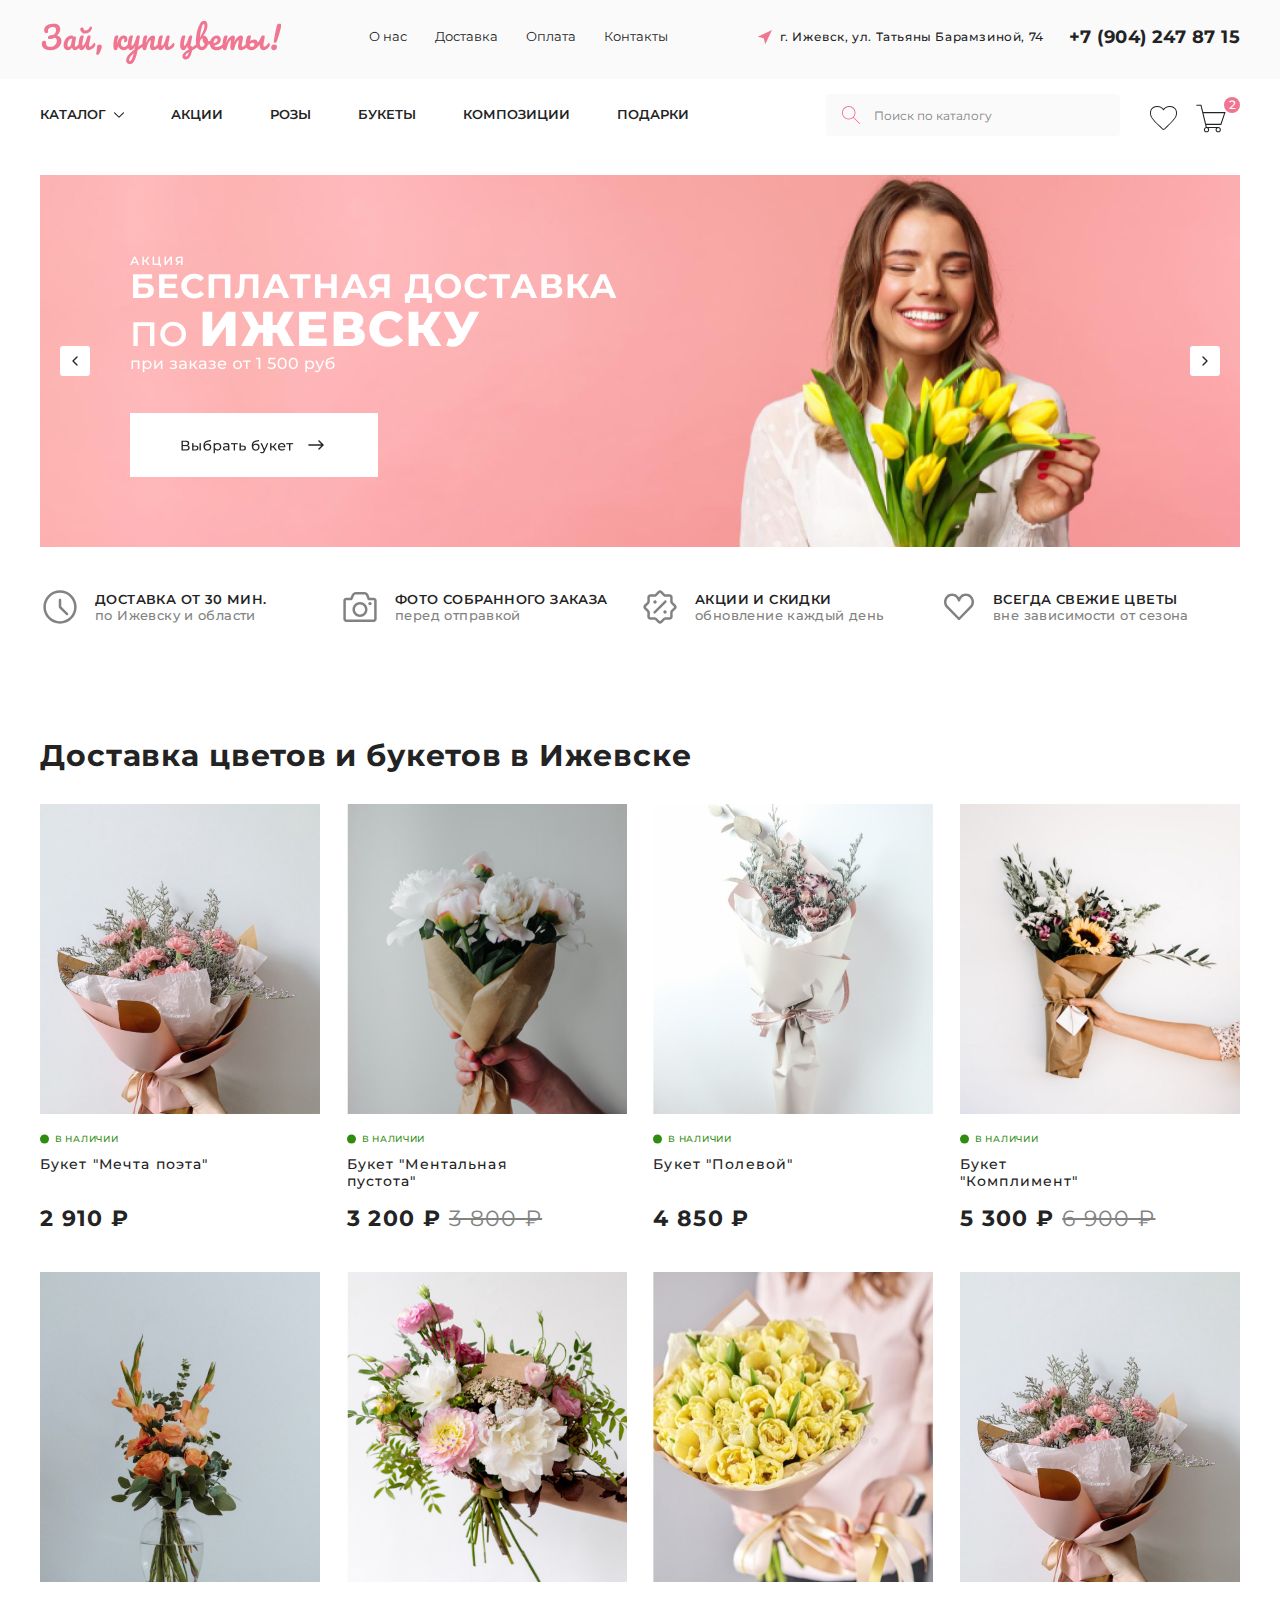
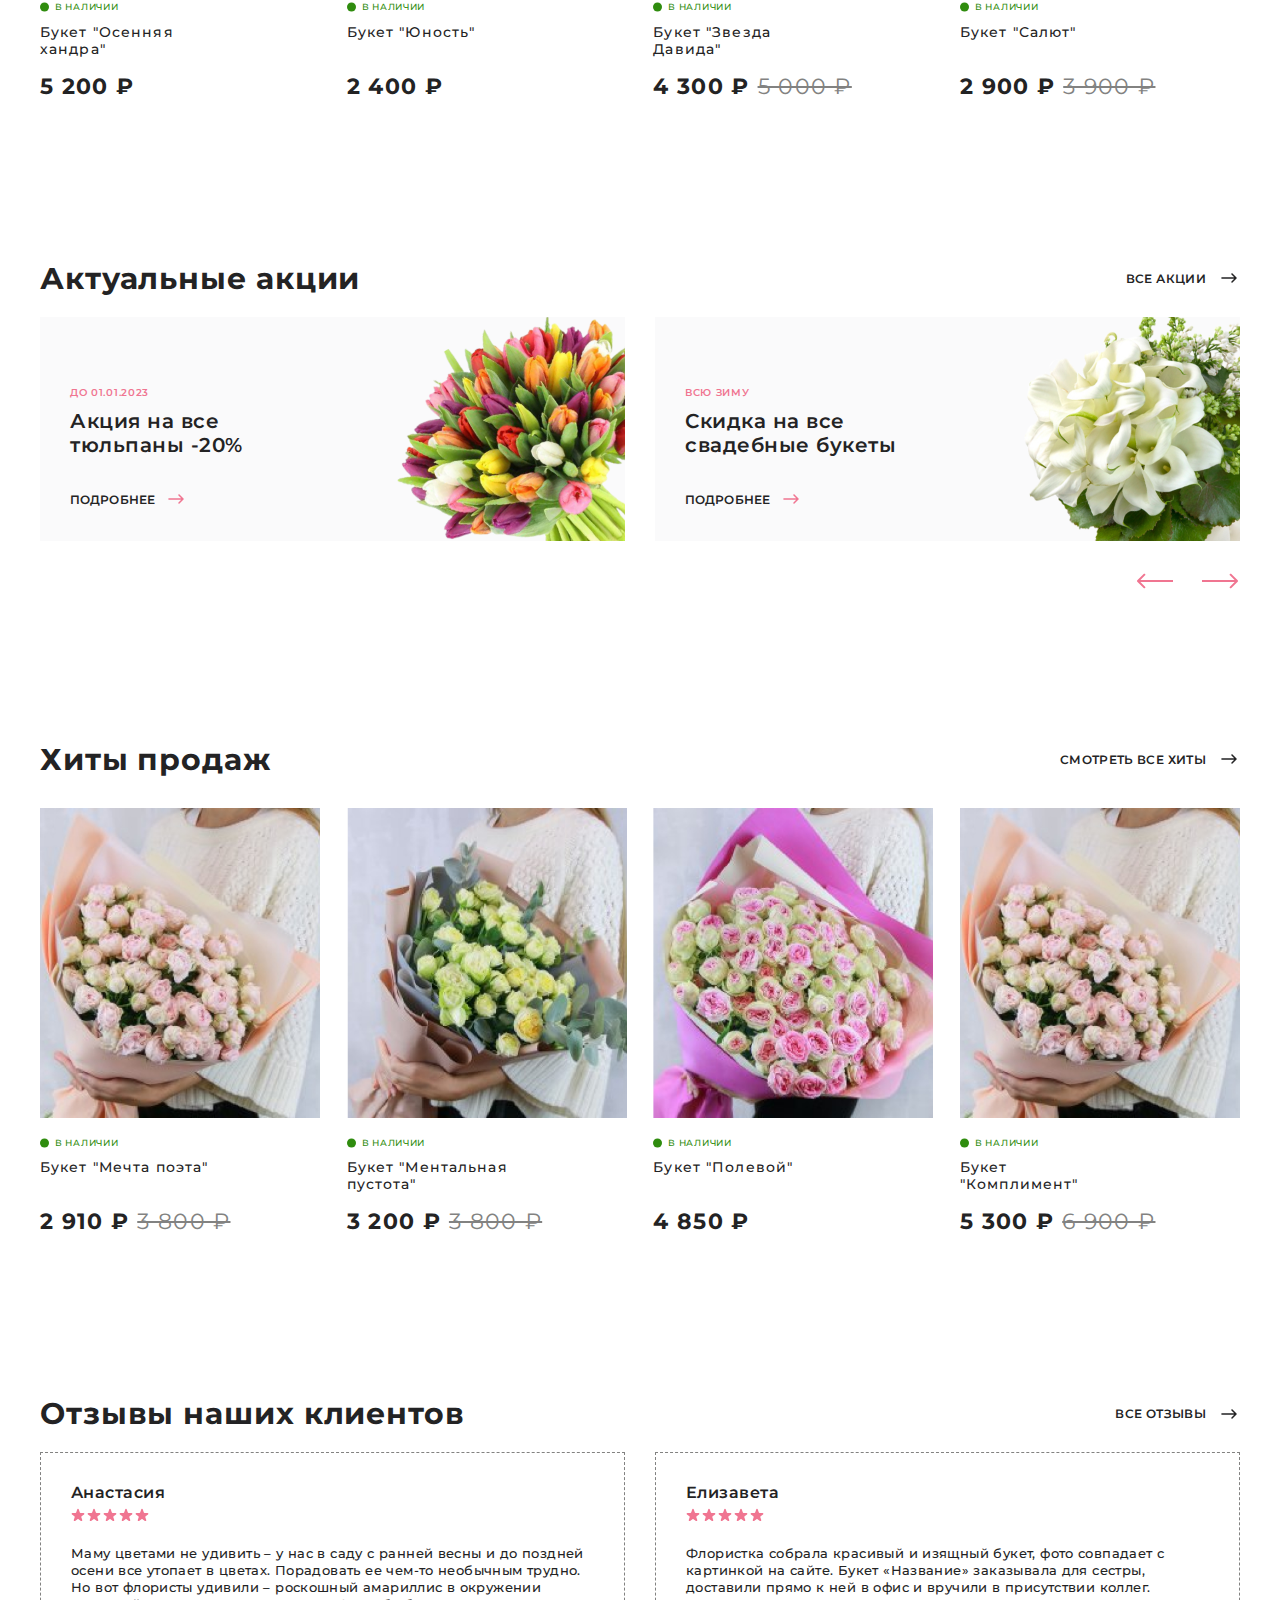
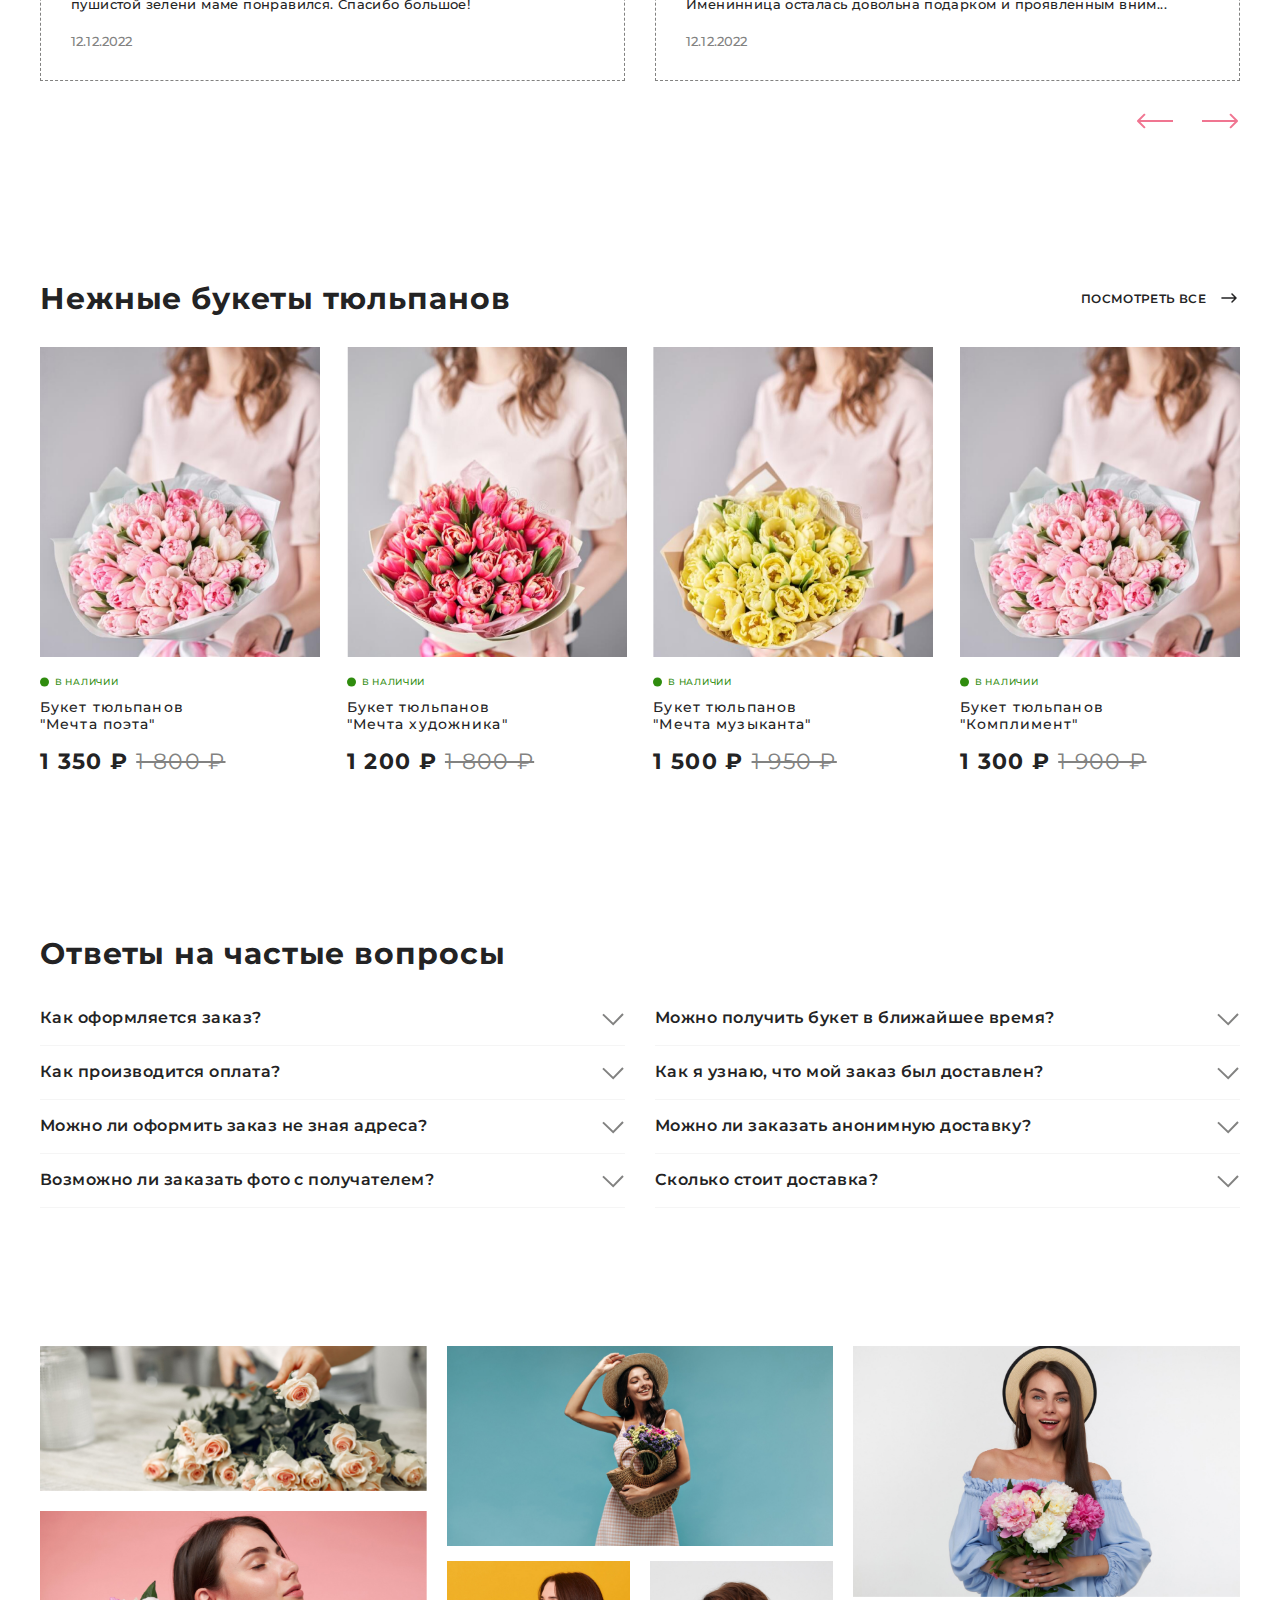
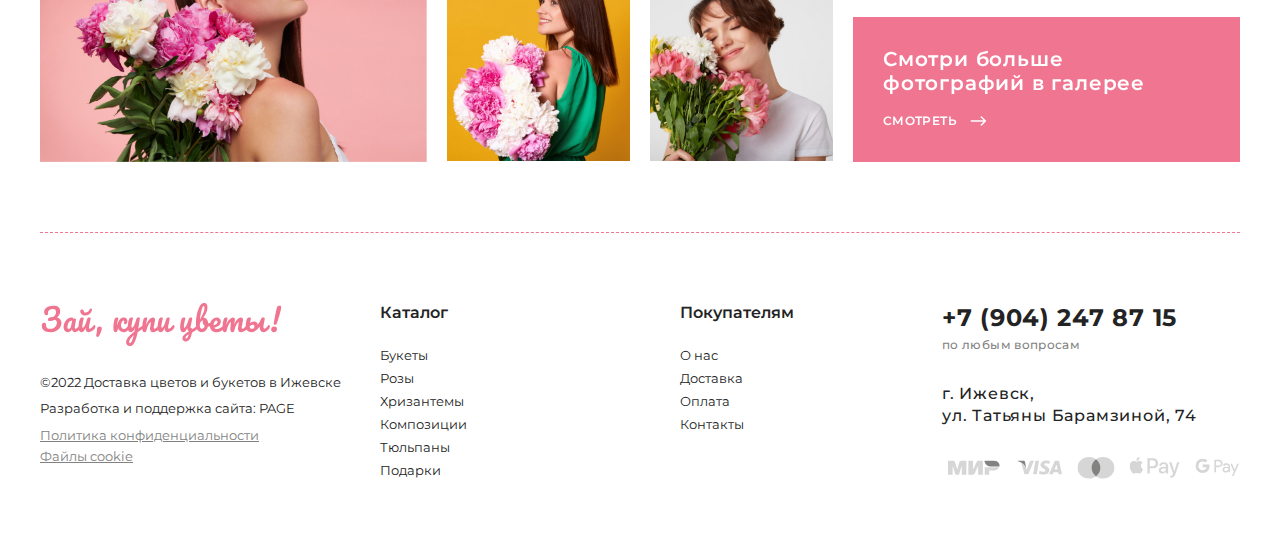
<file: index.html>
<!DOCTYPE html>
<html lang="ru">

<head>
   <meta charset="UTF-8">
   <meta http-equiv="X-UA-Compatible" content="IE=edge">
   <meta name="viewport" content="width=device-width, initial-scale=1.0">
   <title>Цветы</title>
   <link rel="preconnect" href="https://fonts.googleapis.com">
   <link rel="preconnect" href="https://fonts.gstatic.com" crossorigin>
   <link href="https://fonts.googleapis.com/css2?family=Montserrat:wght@400;500;600;700&display=swap" rel="stylesheet">
   <link rel="stylesheet" href="css/swiper-bundle.min.css">
   <link rel="stylesheet" href="css/style.min.css">
</head>

<body>


   <div class="wrapper">
      <div class="btn__up">&uarr;</div>


      <div class="header__wrapper">
         <header class="header">
            <div class="header__top">
               <div class="container">
                  <div class="header__top-inner">
                     <a class="logo" href="#">
                        <img class="logo__img" src="images/logo.svg" alt="логотип">
                     </a>
                     <nav class="menu">
                        <ul class="menu__list">
                           <li class="menu__list-item">
                              <a class="menu__list-link" href="page-guarantees.html">о нас</a>
                           </li>
                           <li class="menu__list-item">
                              <a class="menu__list-link" href="page-about.html">доставка</a>
                           </li>
                           <li class="menu__list-item">
                              <a class="menu__list-link" href="#">оплата</a>
                           </li>
                           <li class="menu__list-item">
                              <a class="menu__list-link" href="page-contacts.html">контакты</a>
                           </li>
                        </ul>
                     </nav>
                     <!-- ============================================================================================ -->
                     <nav class="menu__mobile">
                        <ul class="menu__list-mobile">
                           <li class="menu__list-item-mobile">
                              <div class="bottom-menu-mobile__block">
                                 <nav class="bottom-menu__mobile">
                                    <ul class="bottom-menu__list">
                                       <!-- =========================================================== -->
                                       <li class="bottom-menu__list-item bottom-menu__list-item-mobile ">
                                          <button
                                             class="bottom-menu__list-btn-mobile bottom-menu__ list-link-bank-mobile">
                                             Каталог #1</button>
                                          <svg class="mobile-menu__arrow" width="9" height="6" viewBox="0 0 9 6"
                                             fill="none" xmlns="http://www.w3.org/2000/svg">
                                             <path
                                                d="M4.5 5.51047C4.36637 5.51047 4.23327 5.45977 4.1313 5.35809L0.152739 1.37954C-0.0509132 1.17564 -0.0509132 0.845785 0.152739 0.642424C0.356392 0.438528 0.686247 0.438528 0.889851 0.642424L4.5 4.25228L8.11015 0.642424C8.3138 0.438528 8.64366 0.438528 8.84726 0.642424C9.05091 0.846076 9.05091 1.17564 8.84726 1.37954L4.86846 5.35809C4.76678 5.45977 4.63339 5.51047 4.5 5.51047Z"
                                                fill="#232324" />
                                          </svg>
                                          <ul class="bottom-sub-menu__list bottom-sub-menu__list-mobile">
                                             <li class="bottom-sub-menu__list-item">
                                                <a class="bottom-sub-menu__list-link" href="#">Пункт №1</a>
                                             </li>
                                             <li class="bottom-sub-menu__list-item">
                                                <a class="bottom-sub-menu__list-link" href="#">Пункт №2</a>
                                             </li>
                                             <li class="bottom-sub-menu__list-item">
                                                <a class="bottom-sub-menu__list-link" href="#">Пункт №3</a>
                                             </li>
                                          </ul>
                                       </li>
                                       <!-- =========================================================== -->
                                       <li class="bottom-menu__list-item bottom-menu__list-item-mobile ">
                                          <button
                                             class="bottom-menu__list-btn-mobile  bottom-menu__ list-link-bank-mobile   ">
                                             Каталог #2</button>
                                          <svg class="mobile-menu__arrow" width="9" height="6" viewBox="0 0 9 6"
                                             fill="none" xmlns="http://www.w3.org/2000/svg">
                                             <path
                                                d="M4.5 5.51047C4.36637 5.51047 4.23327 5.45977 4.1313 5.35809L0.152739 1.37954C-0.0509132 1.17564 -0.0509132 0.845785 0.152739 0.642424C0.356392 0.438528 0.686247 0.438528 0.889851 0.642424L4.5 4.25228L8.11015 0.642424C8.3138 0.438528 8.64366 0.438528 8.84726 0.642424C9.05091 0.846076 9.05091 1.17564 8.84726 1.37954L4.86846 5.35809C4.76678 5.45977 4.63339 5.51047 4.5 5.51047Z"
                                                fill="#232324" />
                                          </svg>
                                          <ul class="bottom-sub-menu__list bottom-sub-menu__list-mobile">
                                             <li class="bottom-sub-menu__list-item">
                                                <a class="bottom-sub-menu__list-link" href="#">Пункт №1</a>
                                             </li>
                                             <li class="bottom-sub-menu__list-item">
                                                <a class="bottom-sub-menu__list-link" href="#">Пункт №2</a>
                                             </li>
                                             <li class="bottom-sub-menu__list-item">
                                                <a class="bottom-sub-menu__list-link" href="#">Пункт №3</a>
                                             </li>
                                          </ul>
                                       </li>
                                       <!-- =========================================================== -->
                                       <li class="bottom-menu__list-item bottom-menu__list-item-mobile ">
                                          <button
                                             class="bottom-menu__list-btn-mobile  bottom-menu__ list-link-bank-mobile   ">
                                             Каталог #3</button>
                                          <svg class="mobile-menu__arrow" width="9" height="6" viewBox="0 0 9 6"
                                             fill="none" xmlns="http://www.w3.org/2000/svg">
                                             <path
                                                d="M4.5 5.51047C4.36637 5.51047 4.23327 5.45977 4.1313 5.35809L0.152739 1.37954C-0.0509132 1.17564 -0.0509132 0.845785 0.152739 0.642424C0.356392 0.438528 0.686247 0.438528 0.889851 0.642424L4.5 4.25228L8.11015 0.642424C8.3138 0.438528 8.64366 0.438528 8.84726 0.642424C9.05091 0.846076 9.05091 1.17564 8.84726 1.37954L4.86846 5.35809C4.76678 5.45977 4.63339 5.51047 4.5 5.51047Z"
                                                fill="#232324" />
                                          </svg>
                                          <ul class="bottom-sub-menu__list bottom-sub-menu__list-mobile">
                                             <li class="bottom-sub-menu__list-item">
                                                <a class="bottom-sub-menu__list-link" href="#">Пункт №1</a>
                                             </li>
                                             <li class="bottom-sub-menu__list-item">
                                                <a class="bottom-sub-menu__list-link" href="#">Пункт №2</a>
                                             </li>
                                             <li class="bottom-sub-menu__list-item">
                                                <a class="bottom-sub-menu__list-link" href="#">Пункт №3</a>
                                             </li>
                                          </ul>
                                       </li>
                                       <!-- =========================================================== -->
                                       <li class="bottom-menu__list-item">
                                          <a class="bottom-menu__list-link" href="#">Акции</a>
                                       </li>
                                       <li class="bottom-menu__list-item">
                                          <a class="bottom-menu__list-link" href="#">Розы</a>
                                       </li>
                                       <li class="bottom-menu__list-item">
                                          <a class="bottom-menu__list-link" href="#">Букеты</a>
                                       </li>
                                       <li class="bottom-menu__list-item">
                                          <a class="bottom-menu__list-link" href="#">Композиции</a>
                                       </li>
                                       <li class="bottom-menu__list-item">
                                          <a class="bottom-menu__list-link" href="#">Подарки</a>
                                       </li>
                                    </ul>
                                 </nav>
                              </div>
                           </li>
                           <li class="menu__list-item">
                              <a class="menu__list-link" href="#">о нас</a>
                           </li>
                           <li class="menu__list-item">
                              <a class="menu__list-link" href="#">доставка</a>
                           </li>
                           <li class="menu__list-item">
                              <a class="menu__list-link" href="#">оплата</a>
                           </li>
                           <li class="menu__list-item">
                              <a class="menu__list-link" href="#">контакты</a>
                           </li>
                        </ul>
                     </nav>
                     <!-- ============================================================================================ -->
                     <div class="header__contacts">
                        <div class="header__contacts-inner">
                           <img class="location__icon" src="images/icons/location-icon.svg" alt="иконка локации">
                           <address class="header__contacts-address">
                              г. Ижевск, ул. Татьяны Барамзиной, 74
                           </address>
                           <a class="header__contacts-phone" href="tel:79042478715">
                              +7 (904) 247 87 15
                           </a>
                           <a class="header__contacts-phone-mobile" href="tel:79042478715">
                              <svg width="25" height="25" viewBox="0 0 25 25" fill="none"
                                 xmlns="http://www.w3.org/2000/svg">
                                 <path
                                    d="M24.9828 20.5766C24.9034 19.9758 24.5566 19.4579 24.0315 19.1555L17.8639 15.6045C17.1085 15.1695 16.1502 15.2962 15.5336 15.9127L14.3188 17.1275C13.9955 17.4508 13.4841 17.4794 13.1294 17.194C12.1717 16.4234 11.2287 15.5753 10.3268 14.6732C9.42477 13.7712 8.57668 12.8283 7.80602 11.8706C7.52055 11.5158 7.54911 11.0045 7.87248 10.6811L9.08725 9.46631C9.70376 8.84985 9.83054 7.89166 9.39551 7.13612L5.84444 0.968526C5.54208 0.443375 5.02416 0.0966212 4.42341 0.0171411C3.82262 -0.062501 3.23229 0.137873 2.80379 0.566374L0.973319 2.3969C-0.304247 3.67452 -0.324766 6.01152 0.915545 8.9775C2.10818 11.8294 4.33384 14.9688 7.18243 17.8176C10.0311 20.6662 13.1706 22.8919 16.0225 24.0845C17.4825 24.695 18.7899 25.0001 19.8938 25C21.0324 25 21.9544 24.6754 22.6031 24.0267L24.4336 22.1961C24.8621 21.7676 25.0623 21.1773 24.9828 20.5766ZM17.4598 16.3063L23.6274 19.8574C23.9324 20.033 24.1338 20.3339 24.1799 20.6828C24.2187 20.9756 24.1426 21.2639 23.9701 21.4963L15.7735 16.8183L16.1063 16.4854C16.4644 16.1274 17.0211 16.0538 17.4598 16.3063ZM4.31715 0.820095C4.66612 0.866261 4.96692 1.06766 5.14251 1.37268L8.69358 7.54027C8.94627 7.97908 8.87263 8.53566 8.51459 8.89364L8.20882 9.19941L3.50513 1.02986C3.6974 0.887481 3.92737 0.81016 4.1671 0.81016C4.21683 0.81016 4.26699 0.813454 4.31715 0.820095ZM22.0304 23.4539C21.0154 24.4689 18.9395 24.4264 16.335 23.3372C13.578 22.1843 10.5311 20.0206 7.75521 17.2448C4.97934 14.469 2.81567 11.4219 1.66278 8.66503C0.573543 6.06049 0.531049 3.98461 1.54604 2.96957L2.90492 1.61063L7.61568 9.79254L7.29976 10.1085C6.68341 10.7249 6.62974 11.7007 7.17498 12.3784C7.96379 13.3587 8.83154 14.3235 9.75398 15.2459C10.6765 16.1684 11.6413 17.0362 12.6216 17.825C13.2992 18.3702 14.275 18.3166 14.8915 17.7002L15.1797 17.4119L23.3878 22.0965L22.0304 23.4539Z"
                                    fill="black" />
                              </svg>
                           </a>
                        </div>
                     </div>
                     <button type="button" class="icon-menu"><span></span></button>
                  </div>
               </div>
            </div>
            <div class="header__bottom">
               <div class="container">
                  <div class="header__bottom-inner">
                     <div class="bottom-menu__block">
                        <nav class="bottom-menu">
                           <ul class="bottom-menu__list">
                              <li class="bottom-menu__list-item bottom-menu__list-item-catalog">
                                 <a class="bottom-menu__list-link bottom-menu__list-link-catalog"
                                    href="page-catalog.html">Каталог</a>
                                 <svg class="menu__arrow arrow" width="9" height="6" viewBox="0 0 9 6" fill="none"
                                    xmlns="http://www.w3.org/2000/svg">
                                    <path
                                       d="M4.5 5.51047C4.36637 5.51047 4.23327 5.45977 4.1313 5.35809L0.152739 1.37954C-0.0509132 1.17564 -0.0509132 0.845785 0.152739 0.642424C0.356392 0.438528 0.686247 0.438528 0.889851 0.642424L4.5 4.25228L8.11015 0.642424C8.3138 0.438528 8.64366 0.438528 8.84726 0.642424C9.05091 0.846076 9.05091 1.17564 8.84726 1.37954L4.86846 5.35809C4.76678 5.45977 4.63339 5.51047 4.5 5.51047Z"
                                       fill="#232324" />
                                 </svg>
                                 <ul class="bottom-sub-menu__list">
                                    <li class="box-shadow-item">
                                       <ul class="box-shadow-list">
                                          <li class="bottom-sub-menu__list-item">
                                             <a class="bottom-sub-menu__list-link" href="#">Сборны букеты</a>
                                             <svg class="sub-menu__arrow arrow" width="9" height="6" viewBox="0 0 9 6"
                                                fill="none" xmlns="http://www.w3.org/2000/svg">
                                                <path
                                                   d="M4.5 5.51047C4.36637 5.51047 4.23327 5.45977 4.1313 5.35809L0.152739 1.37954C-0.0509132 1.17564 -0.0509132 0.845785 0.152739 0.642424C0.356392 0.438528 0.686247 0.438528 0.889851 0.642424L4.5 4.25228L8.11015 0.642424C8.3138 0.438528 8.64366 0.438528 8.84726 0.642424C9.05091 0.846076 9.05091 1.17564 8.84726 1.37954L4.86846 5.35809C4.76678 5.45977 4.63339 5.51047 4.5 5.51047Z"
                                                   fill="#232324" />
                                             </svg>
                                             <ul class="bottom-sub-sub-menu__list">
                                                <li class="box-shadow-item">
                                                   <ul class="box-shadow-list">
                                                      <li class="bottom-sub-sub-menu__list-item">
                                                         <a class="bottom-sub-sub-menu__list-link" href="#">оформление
                                                            свадеб</a>
                                                         <svg class="sub-sub-menu__arrow arrow" width="9" height="6"
                                                            viewBox="0 0 9 6" fill="none"
                                                            xmlns="http://www.w3.org/2000/svg">
                                                            <path
                                                               d="M4.5 5.51047C4.36637 5.51047 4.23327 5.45977 4.1313 5.35809L0.152739 1.37954C-0.0509132 1.17564 -0.0509132 0.845785 0.152739 0.642424C0.356392 0.438528 0.686247 0.438528 0.889851 0.642424L4.5 4.25228L8.11015 0.642424C8.3138 0.438528 8.64366 0.438528 8.84726 0.642424C9.05091 0.846076 9.05091 1.17564 8.84726 1.37954L4.86846 5.35809C4.76678 5.45977 4.63339 5.51047 4.5 5.51047Z"
                                                               fill="#232324" />
                                                         </svg>
                                                         <ul class="bottom-sub-sub-sub-menu__list">
                                                            <li class="box-shadow-item">
                                                               <ul class="box-shadow-list">
                                                                  <li class="bottom-sub-sub-sub-menu__list-item">
                                                                     <a class="bottom-sub-sub-sub-menu__list-link"
                                                                        href="#">композиции на президиум</a>
                                                                  </li>
                                                                  <li class="bottom-sub-sub-sub-menu__list-item">
                                                                     <a class="bottom-sub-sub-sub-menu__list-link"
                                                                        href="#">композиции на столы гостей</a>
                                                                  </li>
                                                               </ul>
                                                            </li>
                                                         </ul>
                                                      </li>
                                                      <li class="bottom-sub-sub-menu__list-item">
                                                         <a class="bottom-sub-sub-menu__list-link" href="#">для
                                                            девушки</a>
                                                      </li>
                                                      <li class="bottom-sub-sub-menu__list-item">
                                                         <a class="bottom-sub-sub-menu__list-link" href="#">для
                                                            невесты</a>
                                                      </li>
                                                   </ul>
                                                </li>
                                             </ul>
                                          </li>
                                          <li class="bottom-sub-menu__list-item">
                                             <a class="bottom-sub-menu__list-link" href="#">монобукеты</a>
                                          </li>
                                          <li class="bottom-sub-menu__list-item">
                                             <a class="bottom-sub-menu__list-link" href="#">розы</a>
                                          </li>
                                          <li class="bottom-sub-menu__list-item">
                                             <a class="bottom-sub-menu__list-link" href="#">свадебные</a>
                                          </li>
                                       </ul>
                                    </li>
                                 </ul>
                              </li>
                              <li class="bottom-menu__list-item">
                                 <a class="bottom-menu__list-link" href="#">Акции</a>
                              </li>
                              <li class="bottom-menu__list-item">
                                 <a class="bottom-menu__list-link" href="#">Розы</a>
                              </li>
                              <li class="bottom-menu__list-item">
                                 <a class="bottom-menu__list-link" href="#">Букеты</a>
                              </li>
                              <li class="bottom-menu__list-item">
                                 <a class="bottom-menu__list-link" href="#">Композиции</a>
                              </li>
                              <li class="bottom-menu__list-item">
                                 <a class="bottom-menu__list-link" href="#">Подарки</a>
                              </li>
                           </ul>
                        </nav>
                     </div>
                     <div class="bottom-actions__block">
                        <div class="header__search" data-da=".bottom-menu-mobile__block,525,first">
                           <form class="header__search-form" action="#">
                              <button class="search-header__btn" type="submit">
                                 <img class="search-header__icon" src="images/icons/search-icon.svg"
                                    alt="иконка поиска">
                              </button>
                              <input class="search-header__input" autocomplete="off" type="text"
                                 placeholder="Поиск по каталогу">
                           </form>
                        </div>
                        <div class="user-actions__box" data-da=".header__contacts,525,last">
                           <div class="header__favorites">
                              <a class="favorites__link" href="#">
                                 <svg class="favorites__img" width="27" height="24" viewBox="0 0 27 24" fill="none"
                                    xmlns="http://www.w3.org/2000/svg">
                                    <path
                                       d="M25.7299 2.74562C24.5731 1.22668 22.7537 0.3534 20.1647 0.0756663C19.955 0.0543733 19.7339 0.0411478 19.5063 0.0411478C17.2108 0.0411478 14.9231 1.11796 13.4998 2.82894C12.075 1.11783 9.78943 0.0410156 7.49481 0.0410156C7.2672 0.0410156 7.04753 0.0538443 6.83354 0.075534C4.24823 0.3534 2.42973 1.22668 1.27211 2.74509C0.124803 4.25067 -0.24908 6.29123 0.161173 8.81067C0.760814 12.4661 5.49354 16.9163 9.29572 20.4936L9.38288 20.5755C10.4417 21.5723 11.3566 22.4338 11.9526 23.0746C12.033 23.165 12.7591 23.9596 13.5538 23.9596C14.3537 23.9596 15.0637 23.1526 15.1285 23.075C15.7619 22.3887 16.7899 21.415 17.8042 20.4561C21.5638 16.8892 26.2439 12.4499 26.837 8.80908C27.2497 6.29162 26.8776 4.25213 25.7299 2.74562ZM25.8808 8.65302C25.3403 11.9723 20.7922 16.2871 17.1187 19.7709C16.1129 20.7232 15.0721 21.7072 14.4038 22.4323C14.2377 22.6278 13.8188 22.9914 13.5537 22.9914C13.2967 22.9914 12.8782 22.6572 12.6699 22.4244C12.0437 21.7514 11.1185 20.8795 10.0463 19.8704L9.95911 19.7881C6.26299 16.3115 1.66319 11.9849 1.11605 8.65421C0.75116 6.40827 1.06209 4.61781 2.04236 3.33177C3.02871 2.03673 4.63045 1.28659 6.93366 1.03848C7.11445 1.02049 7.3 1.00912 7.49455 1.00912C9.70637 1.00912 11.9063 2.14558 13.0982 3.90536L13.4996 4.49561L13.9004 3.90536C15.0923 2.14558 17.2927 1.00912 19.5064 1.00912C19.7 1.00912 19.8869 1.02049 20.0644 1.03848C22.3709 1.28606 23.9721 2.03621 24.9599 3.33217C25.939 4.619 26.2495 6.40906 25.8808 8.65302Z"
                                       fill="#232324" />
                                 </svg>
                              </a>
                           </div>
                           <div class="header__basket">
                              <a class="basket__link" href="#">
                                 <svg class="basket__img" width="30" height="29" viewBox="0 0 30 29" fill="none"
                                    xmlns="http://www.w3.org/2000/svg">
                                    <path
                                       d="M29.6219 8.1017H7.21491L5.40591 0.637695H0.378906V1.7037H4.56691L9.76491 23.1467C8.65691 23.4697 7.84191 24.4807 7.84191 25.6937C7.84191 27.1657 9.03491 28.3597 10.5079 28.3597C11.9809 28.3597 13.1739 27.1657 13.1739 25.6937C13.1739 25.0907 12.9659 24.5407 12.6289 24.0947H20.1159C19.7789 24.5407 19.5709 25.0917 19.5709 25.6937C19.5709 27.1657 20.7639 28.3597 22.2359 28.3597C23.7079 28.3597 24.9019 27.1657 24.9019 25.6937C24.9019 24.2207 23.7089 23.0287 22.2359 23.0277H10.8329L10.3159 20.8947H25.2839L29.6209 8.0997L29.6219 8.1017ZM12.1069 25.6957C12.1069 26.5777 11.3899 27.2947 10.5079 27.2947C9.62591 27.2947 8.90891 26.5777 8.90891 25.6957C8.90891 24.8137 9.62591 24.0967 10.5079 24.0967C11.3899 24.0967 12.1069 24.8147 12.1069 25.6957ZM23.8359 25.6957C23.8359 26.5777 23.1179 27.2947 22.2359 27.2947C21.3539 27.2947 20.6369 26.5777 20.6369 25.6957C20.6369 24.8137 21.3539 24.0967 22.2359 24.0967C23.1179 24.0967 23.8359 24.8147 23.8359 25.6957ZM10.0579 19.8307L7.47291 9.1687H28.1349L24.5199 19.8307H10.0579Z"
                                       fill="#232324" />
                                 </svg>
                                 <span class="basket__num">2</span>
                              </a>
                           </div>
                        </div>
                     </div>
                  </div>
               </div>
            </div>
         </header>
      </div>

      <main class="main">

         <section class="banner-slider__section">
            <div class="container banner-slider__container">
               <h6 class="banner__slider-title">Баннер</h6>
               <div class="banner__slider-inner">
                  <div class="swiper banner__slider">
                     <div class="swiper-wrapper banner__slider-wrapper">
                        <div class="swiper-slide banner__slide">
                           <a class="banner__slide-inner" href="#">
                              <picture class="pictures-box">
                                 <source srcset="images/slider/banner__slider-390-01.png" media="(max-width: 525px)">
                                 <img class="banner__slide-img" src="images/slider/banner__slider-01.jpg" alt="баннер">
                              </picture>
                           </a>
                        </div>
                        <div class="swiper-slide banner__slide">
                           <a class="banner__slide-inner" href="#">
                              <picture class="pictures-box">
                                 <source srcset="images/slider/banner__slider-390-01.png" media="(max-width: 525px)">
                                 <img class="banner__slide-img" src="images/slider/banner__slider-01.jpg" alt="баннер">
                              </picture>
                           </a>
                        </div>
                        <div class="swiper-slide banner__slide">
                           <a class="banner__slide-inner" href="#">
                              <picture class="pictures-box">
                                 <source srcset="images/slider/banner__slider-390-01.png" media="(max-width: 525px)">
                                 <img class="banner__slide-img" src="images/slider/banner__slider-01.jpg" alt="баннер">
                              </picture>
                           </a>
                        </div>
                     </div>
                     <div class="swiper-pagination banner__slider-pagination"></div>
                     <div class="swiper-button-prev banner__slider-button-prev">
                        <svg class="banner__slider-button-prev-img" width="6" height="10" viewBox="0 0 6 10" fill="none"
                           xmlns="http://www.w3.org/2000/svg">
                           <path d="M5 9L1 5L5 1" stroke="#232324" stroke-width="1.33333" stroke-linecap="round"
                              stroke-linejoin="round" />
                        </svg>
                     </div>
                     <div class="swiper-button-next banner__slider-button-next">
                        <svg class="banner__slider-button-next-img" width="6" height="10" viewBox="0 0 6 10" fill="none"
                           xmlns="http://www.w3.org/2000/svg">
                           <path d="M1 0.999999L5 5L1 9" stroke="#232324" stroke-width="1.33333" stroke-linecap="round"
                              stroke-linejoin="round" />
                        </svg>
                     </div>
                  </div>
               </div>
            </div>
         </section>

         <section class="benefits">
            <div class="container">
               <div class="benefits__inner">
                  <ul class="benefits__list">
                     <li class="benefits__item">
                        <img class="benefits__img" src="images/icons/benefits-clock.svg" alt="иконка часы">
                        <div class="benefits__content">
                           <h6 class="benefits__title">
                              Доставка от 30 мин.
                           </h6>
                           <p class="benefits__text">
                              по Ижевску и области
                           </p>
                        </div>
                     </li>
                     <li class="benefits__item">
                        <img class="benefits__img" src="images/icons/benefits-photo.svg" alt="иконка фотоаппарат">
                        <div class="benefits__content">
                           <h6 class="benefits__title">
                              фото собранного заказа
                           </h6>
                           <p class="benefits__text">
                              перед отправкой
                           </p>
                        </div>
                     </li>
                     <li class="benefits__item">
                        <img class="benefits__img" src="images/icons/benefits-discount.svg" alt="иконка акции">
                        <div class="benefits__content">
                           <h6 class="benefits__title">
                              Акции и скидки
                           </h6>
                           <p class="benefits__text">
                              обновление каждый день
                           </p>
                        </div>
                     </li>
                     <li class="benefits__item">
                        <img class="benefits__img" src="images/icons/benefits-heart.svg" alt="иконка сукдце">
                        <div class="benefits__content">
                           <h6 class="benefits__title">
                              Всегда свежие цветы
                           </h6>
                           <p class="benefits__text">
                              вне зависимости от сезона
                           </p>
                        </div>
                     </li>
                  </ul>
               </div>
            </div>
         </section>

         <section class="delivery-section">
            <div class="container">
               <div class="section-title__block">
                  <div class="title__block-inner">
                     <h1 class="section__title">Доставка цветов и букетов в Ижевске</h1>
                  </div>
               </div>
               <div class="delivery-section__inner">
                  <div class="exemple__items">
                     <div class="exemple__item">
                        <div class="exemple__item-block">
                           <a class="item-block__pictures" href="page-card.html">
                              <img class="item-block__images" src="images/delivery/delivery-01.jpg" alt="">
                           </a>
                           <div class="item-block__body">
                              <p class="item-block__sub-title">в наличии</p>
                              <a class="item-block__title" href="#">Букет "Мечта поэта"</a>
                              <div class="item-block__text">
                                 <div class="item-price__block">
                                    <div class="item-price__inner">
                                       <p class="item-price__new">2 910 ₽</p>
                                    </div>
                                    <div class="item-price__btn-box">
                                       <button class="item-price__btn" data-popup="#massageName">
                                          <svg class="card-basket__img" width="19" height="19" viewBox="0 0 19 19"
                                             fill="none" xmlns="http://www.w3.org/2000/svg">
                                             <path
                                                d="M18.2895 16.1375L16.6295 6.6375C16.4895 5.7975 15.7595 5.1875 14.9095 5.1875H13.4995V4.1875C13.4995 1.9775 11.7095 0.1875 9.4995 0.1875C7.2895 0.1875 5.4995 1.9775 5.4995 4.1875V5.1875H4.0895C3.2395 5.1875 2.5095 5.7975 2.3695 6.6375L0.709502 16.1375C0.629502 16.6475 0.769502 17.1675 1.0995 17.5675C1.4295 17.9575 1.9195 18.1875 2.4395 18.1875H16.5595C17.0795 18.1875 17.5695 17.9575 17.8995 17.5675C18.2295 17.1675 18.3695 16.6475 18.2895 16.1375ZM6.9995 4.1875C6.9995 2.8075 8.1195 1.6875 9.4995 1.6875C10.8795 1.6875 11.9995 2.8075 11.9995 4.1875V5.1875H6.9995V4.1875ZM16.7495 16.5975C16.7195 16.6275 16.6595 16.6875 16.5595 16.6875H2.4395C2.3395 16.6875 2.2795 16.6275 2.2495 16.5975C2.2195 16.5675 2.1695 16.4975 2.1895 16.3975L3.8395 6.8975C3.8695 6.7775 3.9695 6.6875 4.0895 6.6875H5.4995V9.4375C5.4995 9.8475 5.8395 10.1875 6.2495 10.1875C6.6595 10.1875 6.9995 9.8475 6.9995 9.4375V6.6875H11.9995V9.4375C11.9995 9.8475 12.3395 10.1875 12.7495 10.1875C13.1595 10.1875 13.4995 9.8475 13.4995 9.4375V6.6875H14.9095C15.0295 6.6875 15.1295 6.7775 15.1495 6.8975L16.8095 16.3975C16.8195 16.4975 16.7795 16.5675 16.7495 16.5975Z"
                                                fill="white" />
                                          </svg>
                                          В корзину
                                       </button>
                                    </div>
                                 </div>
                              </div>
                           </div>
                        </div>
                     </div>
                     <div class="exemple__item">
                        <div class="exemple__item-block">
                           <a class="item-block__pictures" href="page-card.html">
                              <img class="item-block__images" src="images/delivery/delivery-02.jpg" alt="">
                           </a>
                           <div class="item-block__body">
                              <p class="item-block__sub-title">в наличии</p>
                              <a class="item-block__title" href="#">Букет "Ментальная пустота"</a>
                              <div class="item-block__text">
                                 <div class="item-price__block">
                                    <div class="item-price__inner">
                                       <p class="item-price__new">3 200 ₽ </p>
                                       <p class="item-price__old">3 800 ₽</p>
                                    </div>
                                    <div class="item-price__btn-box">
                                       <button class="item-price__btn">
                                          <svg class="card-basket__img" width="19" height="19" viewBox="0 0 19 19"
                                             fill="none" xmlns="http://www.w3.org/2000/svg">
                                             <path
                                                d="M18.2895 16.1375L16.6295 6.6375C16.4895 5.7975 15.7595 5.1875 14.9095 5.1875H13.4995V4.1875C13.4995 1.9775 11.7095 0.1875 9.4995 0.1875C7.2895 0.1875 5.4995 1.9775 5.4995 4.1875V5.1875H4.0895C3.2395 5.1875 2.5095 5.7975 2.3695 6.6375L0.709502 16.1375C0.629502 16.6475 0.769502 17.1675 1.0995 17.5675C1.4295 17.9575 1.9195 18.1875 2.4395 18.1875H16.5595C17.0795 18.1875 17.5695 17.9575 17.8995 17.5675C18.2295 17.1675 18.3695 16.6475 18.2895 16.1375ZM6.9995 4.1875C6.9995 2.8075 8.1195 1.6875 9.4995 1.6875C10.8795 1.6875 11.9995 2.8075 11.9995 4.1875V5.1875H6.9995V4.1875ZM16.7495 16.5975C16.7195 16.6275 16.6595 16.6875 16.5595 16.6875H2.4395C2.3395 16.6875 2.2795 16.6275 2.2495 16.5975C2.2195 16.5675 2.1695 16.4975 2.1895 16.3975L3.8395 6.8975C3.8695 6.7775 3.9695 6.6875 4.0895 6.6875H5.4995V9.4375C5.4995 9.8475 5.8395 10.1875 6.2495 10.1875C6.6595 10.1875 6.9995 9.8475 6.9995 9.4375V6.6875H11.9995V9.4375C11.9995 9.8475 12.3395 10.1875 12.7495 10.1875C13.1595 10.1875 13.4995 9.8475 13.4995 9.4375V6.6875H14.9095C15.0295 6.6875 15.1295 6.7775 15.1495 6.8975L16.8095 16.3975C16.8195 16.4975 16.7795 16.5675 16.7495 16.5975Z"
                                                fill="white" />
                                          </svg>
                                          В корзину
                                       </button>
                                    </div>
                                 </div>
                              </div>
                           </div>
                        </div>
                     </div>
                     <div class="exemple__item">
                        <div class="exemple__item-block">
                           <a class="item-block__pictures" href="page-card.html">
                              <img class="item-block__images" src="images/delivery/delivery-03.jpg" alt="">
                           </a>
                           <div class="item-block__body">
                              <p class="item-block__sub-title">в наличии</p>
                              <a class="item-block__title" href="#">Букет "Полевой"</a>
                              <div class="item-block__text">
                                 <div class="item-price__block">
                                    <div class="item-price__inner">
                                       <p class="item-price__new">4 850 ₽</p>
                                    </div>
                                    <div class="item-price__btn-box">
                                       <button class="item-price__btn">
                                          <svg class="card-basket__img" width="19" height="19" viewBox="0 0 19 19"
                                             fill="none" xmlns="http://www.w3.org/2000/svg">
                                             <path
                                                d="M18.2895 16.1375L16.6295 6.6375C16.4895 5.7975 15.7595 5.1875 14.9095 5.1875H13.4995V4.1875C13.4995 1.9775 11.7095 0.1875 9.4995 0.1875C7.2895 0.1875 5.4995 1.9775 5.4995 4.1875V5.1875H4.0895C3.2395 5.1875 2.5095 5.7975 2.3695 6.6375L0.709502 16.1375C0.629502 16.6475 0.769502 17.1675 1.0995 17.5675C1.4295 17.9575 1.9195 18.1875 2.4395 18.1875H16.5595C17.0795 18.1875 17.5695 17.9575 17.8995 17.5675C18.2295 17.1675 18.3695 16.6475 18.2895 16.1375ZM6.9995 4.1875C6.9995 2.8075 8.1195 1.6875 9.4995 1.6875C10.8795 1.6875 11.9995 2.8075 11.9995 4.1875V5.1875H6.9995V4.1875ZM16.7495 16.5975C16.7195 16.6275 16.6595 16.6875 16.5595 16.6875H2.4395C2.3395 16.6875 2.2795 16.6275 2.2495 16.5975C2.2195 16.5675 2.1695 16.4975 2.1895 16.3975L3.8395 6.8975C3.8695 6.7775 3.9695 6.6875 4.0895 6.6875H5.4995V9.4375C5.4995 9.8475 5.8395 10.1875 6.2495 10.1875C6.6595 10.1875 6.9995 9.8475 6.9995 9.4375V6.6875H11.9995V9.4375C11.9995 9.8475 12.3395 10.1875 12.7495 10.1875C13.1595 10.1875 13.4995 9.8475 13.4995 9.4375V6.6875H14.9095C15.0295 6.6875 15.1295 6.7775 15.1495 6.8975L16.8095 16.3975C16.8195 16.4975 16.7795 16.5675 16.7495 16.5975Z"
                                                fill="white" />
                                          </svg>
                                          В корзину
                                       </button>
                                    </div>
                                 </div>
                              </div>
                           </div>
                        </div>
                     </div>
                     <div class="exemple__item">
                        <div class="exemple__item-block">
                           <a class="item-block__pictures" href="page-card.html">
                              <img class="item-block__images" src="images/delivery/delivery-04.jpg" alt="">
                           </a>
                           <div class="item-block__body">
                              <p class="item-block__sub-title">в наличии</p>
                              <a class="item-block__title" href="#">Букет "Комплимент"</a>
                              <div class="item-block__text">
                                 <div class="item-price__block">
                                    <div class="item-price__inner">
                                       <p class="item-price__new">5 300 ₽</p>
                                       <p class="item-price__old">6 900 ₽</p>
                                    </div>
                                    <div class="item-price__btn-box">
                                       <button class="item-price__btn">
                                          <svg class="card-basket__img" width="19" height="19" viewBox="0 0 19 19"
                                             fill="none" xmlns="http://www.w3.org/2000/svg">
                                             <path
                                                d="M18.2895 16.1375L16.6295 6.6375C16.4895 5.7975 15.7595 5.1875 14.9095 5.1875H13.4995V4.1875C13.4995 1.9775 11.7095 0.1875 9.4995 0.1875C7.2895 0.1875 5.4995 1.9775 5.4995 4.1875V5.1875H4.0895C3.2395 5.1875 2.5095 5.7975 2.3695 6.6375L0.709502 16.1375C0.629502 16.6475 0.769502 17.1675 1.0995 17.5675C1.4295 17.9575 1.9195 18.1875 2.4395 18.1875H16.5595C17.0795 18.1875 17.5695 17.9575 17.8995 17.5675C18.2295 17.1675 18.3695 16.6475 18.2895 16.1375ZM6.9995 4.1875C6.9995 2.8075 8.1195 1.6875 9.4995 1.6875C10.8795 1.6875 11.9995 2.8075 11.9995 4.1875V5.1875H6.9995V4.1875ZM16.7495 16.5975C16.7195 16.6275 16.6595 16.6875 16.5595 16.6875H2.4395C2.3395 16.6875 2.2795 16.6275 2.2495 16.5975C2.2195 16.5675 2.1695 16.4975 2.1895 16.3975L3.8395 6.8975C3.8695 6.7775 3.9695 6.6875 4.0895 6.6875H5.4995V9.4375C5.4995 9.8475 5.8395 10.1875 6.2495 10.1875C6.6595 10.1875 6.9995 9.8475 6.9995 9.4375V6.6875H11.9995V9.4375C11.9995 9.8475 12.3395 10.1875 12.7495 10.1875C13.1595 10.1875 13.4995 9.8475 13.4995 9.4375V6.6875H14.9095C15.0295 6.6875 15.1295 6.7775 15.1495 6.8975L16.8095 16.3975C16.8195 16.4975 16.7795 16.5675 16.7495 16.5975Z"
                                                fill="white" />
                                          </svg>
                                          В корзину
                                       </button>
                                    </div>
                                 </div>
                              </div>
                           </div>
                        </div>
                     </div>
                     <div class="exemple__item">
                        <div class="exemple__item-block">
                           <a class="item-block__pictures" href="page-card.html">
                              <img class="item-block__images" src="images/delivery/delivery-05.jpg" alt="">
                           </a>
                           <div class="item-block__body">
                              <p class="item-block__sub-title">в наличии</p>
                              <a class="item-block__title" href="#">Букет "Осенняя хандра"</a>
                              <div class="item-block__text">
                                 <div class="item-price__block">
                                    <div class="item-price__inner">
                                       <p class="item-price__new">5 200 ₽</p>
                                    </div>
                                    <div class="item-price__btn-box">
                                       <button class="item-price__btn">
                                          <svg class="card-basket__img" width="19" height="19" viewBox="0 0 19 19"
                                             fill="none" xmlns="http://www.w3.org/2000/svg">
                                             <path
                                                d="M18.2895 16.1375L16.6295 6.6375C16.4895 5.7975 15.7595 5.1875 14.9095 5.1875H13.4995V4.1875C13.4995 1.9775 11.7095 0.1875 9.4995 0.1875C7.2895 0.1875 5.4995 1.9775 5.4995 4.1875V5.1875H4.0895C3.2395 5.1875 2.5095 5.7975 2.3695 6.6375L0.709502 16.1375C0.629502 16.6475 0.769502 17.1675 1.0995 17.5675C1.4295 17.9575 1.9195 18.1875 2.4395 18.1875H16.5595C17.0795 18.1875 17.5695 17.9575 17.8995 17.5675C18.2295 17.1675 18.3695 16.6475 18.2895 16.1375ZM6.9995 4.1875C6.9995 2.8075 8.1195 1.6875 9.4995 1.6875C10.8795 1.6875 11.9995 2.8075 11.9995 4.1875V5.1875H6.9995V4.1875ZM16.7495 16.5975C16.7195 16.6275 16.6595 16.6875 16.5595 16.6875H2.4395C2.3395 16.6875 2.2795 16.6275 2.2495 16.5975C2.2195 16.5675 2.1695 16.4975 2.1895 16.3975L3.8395 6.8975C3.8695 6.7775 3.9695 6.6875 4.0895 6.6875H5.4995V9.4375C5.4995 9.8475 5.8395 10.1875 6.2495 10.1875C6.6595 10.1875 6.9995 9.8475 6.9995 9.4375V6.6875H11.9995V9.4375C11.9995 9.8475 12.3395 10.1875 12.7495 10.1875C13.1595 10.1875 13.4995 9.8475 13.4995 9.4375V6.6875H14.9095C15.0295 6.6875 15.1295 6.7775 15.1495 6.8975L16.8095 16.3975C16.8195 16.4975 16.7795 16.5675 16.7495 16.5975Z"
                                                fill="white" />
                                          </svg>
                                          В корзину
                                       </button>
                                    </div>
                                 </div>
                              </div>
                           </div>
                        </div>
                     </div>
                     <div class="exemple__item">
                        <div class="exemple__item-block">
                           <a class="item-block__pictures" href="page-card.html">
                              <img class="item-block__images" src="images/delivery/delivery-06.jpg" alt="">
                           </a>
                           <div class="item-block__body">
                              <p class="item-block__sub-title">в наличии</p>
                              <a class="item-block__title" href="#">Букет "Юность"</a>
                              <div class="item-block__text">
                                 <div class="item-price__block">
                                    <div class="item-price__inner">
                                       <p class="item-price__new">2 400 ₽</p>
                                    </div>
                                    <div class="item-price__btn-box">
                                       <button class="item-price__btn">
                                          <svg class="card-basket__img" width="19" height="19" viewBox="0 0 19 19"
                                             fill="none" xmlns="http://www.w3.org/2000/svg">
                                             <path
                                                d="M18.2895 16.1375L16.6295 6.6375C16.4895 5.7975 15.7595 5.1875 14.9095 5.1875H13.4995V4.1875C13.4995 1.9775 11.7095 0.1875 9.4995 0.1875C7.2895 0.1875 5.4995 1.9775 5.4995 4.1875V5.1875H4.0895C3.2395 5.1875 2.5095 5.7975 2.3695 6.6375L0.709502 16.1375C0.629502 16.6475 0.769502 17.1675 1.0995 17.5675C1.4295 17.9575 1.9195 18.1875 2.4395 18.1875H16.5595C17.0795 18.1875 17.5695 17.9575 17.8995 17.5675C18.2295 17.1675 18.3695 16.6475 18.2895 16.1375ZM6.9995 4.1875C6.9995 2.8075 8.1195 1.6875 9.4995 1.6875C10.8795 1.6875 11.9995 2.8075 11.9995 4.1875V5.1875H6.9995V4.1875ZM16.7495 16.5975C16.7195 16.6275 16.6595 16.6875 16.5595 16.6875H2.4395C2.3395 16.6875 2.2795 16.6275 2.2495 16.5975C2.2195 16.5675 2.1695 16.4975 2.1895 16.3975L3.8395 6.8975C3.8695 6.7775 3.9695 6.6875 4.0895 6.6875H5.4995V9.4375C5.4995 9.8475 5.8395 10.1875 6.2495 10.1875C6.6595 10.1875 6.9995 9.8475 6.9995 9.4375V6.6875H11.9995V9.4375C11.9995 9.8475 12.3395 10.1875 12.7495 10.1875C13.1595 10.1875 13.4995 9.8475 13.4995 9.4375V6.6875H14.9095C15.0295 6.6875 15.1295 6.7775 15.1495 6.8975L16.8095 16.3975C16.8195 16.4975 16.7795 16.5675 16.7495 16.5975Z"
                                                fill="white" />
                                          </svg>
                                          В корзину
                                       </button>
                                    </div>
                                 </div>
                              </div>
                           </div>
                        </div>
                     </div>
                     <div class="exemple__item">
                        <div class="exemple__item-block">
                           <a class="item-block__pictures" href="page-card.html">
                              <img class="item-block__images" src="images/delivery/delivery-07.jpg" alt="">
                           </a>
                           <div class="item-block__body">
                              <p class="item-block__sub-title">в наличии</p>
                              <a class="item-block__title" href="#">Букет "Звезда Давида"</a>
                              <div class="item-block__text">
                                 <div class="item-price__block">
                                    <div class="item-price__inner">
                                       <p class="item-price__new">4 300 ₽</p>
                                       <p class="item-price__old">5 000 ₽</p>
                                    </div>
                                    <div class="item-price__btn-box">
                                       <button class="item-price__btn">
                                          <svg class="card-basket__img" width="19" height="19" viewBox="0 0 19 19"
                                             fill="none" xmlns="http://www.w3.org/2000/svg">
                                             <path
                                                d="M18.2895 16.1375L16.6295 6.6375C16.4895 5.7975 15.7595 5.1875 14.9095 5.1875H13.4995V4.1875C13.4995 1.9775 11.7095 0.1875 9.4995 0.1875C7.2895 0.1875 5.4995 1.9775 5.4995 4.1875V5.1875H4.0895C3.2395 5.1875 2.5095 5.7975 2.3695 6.6375L0.709502 16.1375C0.629502 16.6475 0.769502 17.1675 1.0995 17.5675C1.4295 17.9575 1.9195 18.1875 2.4395 18.1875H16.5595C17.0795 18.1875 17.5695 17.9575 17.8995 17.5675C18.2295 17.1675 18.3695 16.6475 18.2895 16.1375ZM6.9995 4.1875C6.9995 2.8075 8.1195 1.6875 9.4995 1.6875C10.8795 1.6875 11.9995 2.8075 11.9995 4.1875V5.1875H6.9995V4.1875ZM16.7495 16.5975C16.7195 16.6275 16.6595 16.6875 16.5595 16.6875H2.4395C2.3395 16.6875 2.2795 16.6275 2.2495 16.5975C2.2195 16.5675 2.1695 16.4975 2.1895 16.3975L3.8395 6.8975C3.8695 6.7775 3.9695 6.6875 4.0895 6.6875H5.4995V9.4375C5.4995 9.8475 5.8395 10.1875 6.2495 10.1875C6.6595 10.1875 6.9995 9.8475 6.9995 9.4375V6.6875H11.9995V9.4375C11.9995 9.8475 12.3395 10.1875 12.7495 10.1875C13.1595 10.1875 13.4995 9.8475 13.4995 9.4375V6.6875H14.9095C15.0295 6.6875 15.1295 6.7775 15.1495 6.8975L16.8095 16.3975C16.8195 16.4975 16.7795 16.5675 16.7495 16.5975Z"
                                                fill="white" />
                                          </svg>
                                          В корзину
                                       </button>
                                    </div>
                                 </div>
                              </div>
                           </div>
                        </div>
                     </div>
                     <div class="exemple__item">
                        <div class="exemple__item-block">
                           <a class="item-block__pictures" href="page-card.html">
                              <img class="item-block__images" src="images/delivery/delivery-08.jpg" alt="">
                           </a>
                           <div class="item-block__body">
                              <p class="item-block__sub-title">в наличии</p>
                              <a class="item-block__title" href="#">Букет "Салют"</a>
                              <div class="item-block__text">
                                 <div class="item-price__block">
                                    <div class="item-price__inner">
                                       <p class="item-price__new">2 900 ₽</p>
                                       <p class="item-price__old">3 900 ₽</p>
                                    </div>
                                    <div class="item-price__btn-box">
                                       <button class="item-price__btn">
                                          <svg class="card-basket__img" width="19" height="19" viewBox="0 0 19 19"
                                             fill="none" xmlns="http://www.w3.org/2000/svg">
                                             <path
                                                d="M18.2895 16.1375L16.6295 6.6375C16.4895 5.7975 15.7595 5.1875 14.9095 5.1875H13.4995V4.1875C13.4995 1.9775 11.7095 0.1875 9.4995 0.1875C7.2895 0.1875 5.4995 1.9775 5.4995 4.1875V5.1875H4.0895C3.2395 5.1875 2.5095 5.7975 2.3695 6.6375L0.709502 16.1375C0.629502 16.6475 0.769502 17.1675 1.0995 17.5675C1.4295 17.9575 1.9195 18.1875 2.4395 18.1875H16.5595C17.0795 18.1875 17.5695 17.9575 17.8995 17.5675C18.2295 17.1675 18.3695 16.6475 18.2895 16.1375ZM6.9995 4.1875C6.9995 2.8075 8.1195 1.6875 9.4995 1.6875C10.8795 1.6875 11.9995 2.8075 11.9995 4.1875V5.1875H6.9995V4.1875ZM16.7495 16.5975C16.7195 16.6275 16.6595 16.6875 16.5595 16.6875H2.4395C2.3395 16.6875 2.2795 16.6275 2.2495 16.5975C2.2195 16.5675 2.1695 16.4975 2.1895 16.3975L3.8395 6.8975C3.8695 6.7775 3.9695 6.6875 4.0895 6.6875H5.4995V9.4375C5.4995 9.8475 5.8395 10.1875 6.2495 10.1875C6.6595 10.1875 6.9995 9.8475 6.9995 9.4375V6.6875H11.9995V9.4375C11.9995 9.8475 12.3395 10.1875 12.7495 10.1875C13.1595 10.1875 13.4995 9.8475 13.4995 9.4375V6.6875H14.9095C15.0295 6.6875 15.1295 6.7775 15.1495 6.8975L16.8095 16.3975C16.8195 16.4975 16.7795 16.5675 16.7495 16.5975Z"
                                                fill="white" />
                                          </svg>
                                          В корзину
                                       </button>
                                    </div>
                                 </div>
                              </div>
                           </div>
                        </div>
                     </div>
                  </div>
               </div>
            </div>
         </section>

         <section class="stocks-slider__section">
            <div class="container">
               <div class="section-title__block">
                  <div class="title__block-inner">
                     <h2 class="section__title">Актуальные акции</h2>
                     <a class="section__title-link" href="#">
                        Все акции
                        <svg class="section__title-arrow" width="16" height="11" viewBox="0 0 16 11" fill="none"
                           xmlns="http://www.w3.org/2000/svg">
                           <path
                              d="M10.47 10.0297C10.3295 9.88912 10.2507 9.69849 10.2507 9.49974C10.2507 9.30099 10.3295 9.11037 10.47 8.96974L13.19 6.24974H1C0.801088 6.24974 0.610322 6.17072 0.46967 6.03007C0.329018 5.88942 0.25 5.69865 0.25 5.49974C0.25 5.30083 0.329018 5.11006 0.46967 4.96941C0.610322 4.82876 0.801088 4.74974 1 4.74974H13.188L10.47 2.03074C10.4003 1.96107 10.3451 1.87837 10.3074 1.78734C10.2697 1.69632 10.2503 1.59876 10.2503 1.50024C10.2503 1.30126 10.3293 1.11044 10.47 0.96974C10.6107 0.829043 10.8015 0.75 11.0005 0.75C11.1995 0.75 11.3903 0.829043 11.531 0.96974L15.531 4.96974C15.6007 5.0393 15.6559 5.12192 15.6936 5.21286C15.7313 5.30381 15.7508 5.40129 15.7508 5.49974C15.7508 5.59819 15.7313 5.69567 15.6936 5.78662C15.6559 5.87756 15.6007 5.96018 15.531 6.02974L11.531 10.0297C11.4613 10.0994 11.3786 10.1547 11.2876 10.1924C11.1966 10.2302 11.099 10.2496 11.0005 10.2496C10.902 10.2496 10.8044 10.2302 10.7134 10.1924C10.6224 10.1547 10.5397 10.0994 10.47 10.0297Z"
                              fill="#232324" />
                        </svg>
                     </a>
                  </div>
               </div>
               <div class="stocks-section__inner">
                  <div class="swiper stocks-slider">
                     <div class="swiper-wrapper stocks-slider__wrapper">
                        <div class="swiper-slide stocks-slide">
                           <div class="stocks-slide__inner">
                              <div class="stocks-slide__content">
                                 <div class="stocks-slide__content-body">
                                    <p class="stocks__content-period">
                                       до 01.01.2023
                                    </p>
                                    <p class="stocks__content-name">
                                       Акция на все тюльпаны -20%
                                    </p>
                                    <a class="stocks__content-btn" href="#">
                                       Подробнее
                                       <svg class="stocks__content-arrow" width="16" height="10" viewBox="0 0 16 10"
                                          fill="none" xmlns="http://www.w3.org/2000/svg">
                                          <path
                                             d="M10.47 9.52974C10.3295 9.38912 10.2507 9.19849 10.2507 8.99974C10.2507 8.80099 10.3295 8.61037 10.47 8.46974L13.19 5.74974H1C0.801088 5.74974 0.610322 5.67072 0.46967 5.53007C0.329018 5.38942 0.25 5.19865 0.25 4.99974C0.25 4.80083 0.329018 4.61006 0.46967 4.46941C0.610322 4.32876 0.801088 4.24974 1 4.24974H13.188L10.47 1.53074C10.4003 1.46107 10.3451 1.37837 10.3074 1.28734C10.2697 1.19632 10.2503 1.09876 10.2503 1.00024C10.2503 0.801264 10.3293 0.610438 10.47 0.46974C10.6107 0.329043 10.8015 0.25 11.0005 0.25C11.1995 0.25 11.3903 0.329043 11.531 0.46974L15.531 4.46974C15.6007 4.5393 15.6559 4.62192 15.6936 4.71286C15.7313 4.80381 15.7508 4.90129 15.7508 4.99974C15.7508 5.09819 15.7313 5.19567 15.6936 5.28662C15.6559 5.37756 15.6007 5.46018 15.531 5.52974L11.531 9.52974C11.4613 9.59943 11.3786 9.65472 11.2876 9.69244C11.1966 9.73016 11.099 9.74958 11.0005 9.74958C10.902 9.74958 10.8044 9.73016 10.7134 9.69244C10.6224 9.65472 10.5397 9.59943 10.47 9.52974Z"
                                             fill="#F07591" />
                                       </svg>
                                    </a>
                                 </div>
                              </div>
                              <div class="stocks-slide__pictures">
                                 <img class="stocks-slide__img" src="images/slider/stocks-slider-01.png" alt="">
                              </div>
                           </div>
                        </div>
                        <div class="swiper-slide stocks-slide">
                           <div class="stocks-slide__inner">
                              <div class="stocks-slide__content">
                                 <div class="stocks-slide__content-body">
                                    <p class="stocks__content-period">
                                       всю зиму
                                    </p>
                                    <p class="stocks__content-name">
                                       Скидка на все свадебные букеты
                                    </p>
                                    <a class="stocks__content-btn" href="#">
                                       Подробнее
                                       <svg class="stocks__content-arrow" width="16" height="10" viewBox="0 0 16 10"
                                          fill="none" xmlns="http://www.w3.org/2000/svg">
                                          <path
                                             d="M10.47 9.52974C10.3295 9.38912 10.2507 9.19849 10.2507 8.99974C10.2507 8.80099 10.3295 8.61037 10.47 8.46974L13.19 5.74974H1C0.801088 5.74974 0.610322 5.67072 0.46967 5.53007C0.329018 5.38942 0.25 5.19865 0.25 4.99974C0.25 4.80083 0.329018 4.61006 0.46967 4.46941C0.610322 4.32876 0.801088 4.24974 1 4.24974H13.188L10.47 1.53074C10.4003 1.46107 10.3451 1.37837 10.3074 1.28734C10.2697 1.19632 10.2503 1.09876 10.2503 1.00024C10.2503 0.801264 10.3293 0.610438 10.47 0.46974C10.6107 0.329043 10.8015 0.25 11.0005 0.25C11.1995 0.25 11.3903 0.329043 11.531 0.46974L15.531 4.46974C15.6007 4.5393 15.6559 4.62192 15.6936 4.71286C15.7313 4.80381 15.7508 4.90129 15.7508 4.99974C15.7508 5.09819 15.7313 5.19567 15.6936 5.28662C15.6559 5.37756 15.6007 5.46018 15.531 5.52974L11.531 9.52974C11.4613 9.59943 11.3786 9.65472 11.2876 9.69244C11.1966 9.73016 11.099 9.74958 11.0005 9.74958C10.902 9.74958 10.8044 9.73016 10.7134 9.69244C10.6224 9.65472 10.5397 9.59943 10.47 9.52974Z"
                                             fill="#F07591" />
                                       </svg>
                                    </a>
                                 </div>
                              </div>
                              <div class="stocks-slide__pictures">
                                 <img class="stocks-slide__img" src="images/slider/stocks-slider-02.png" alt="">
                              </div>
                           </div>
                        </div>
                        <div class="swiper-slide stocks-slide">
                           <div class="stocks-slide__inner">
                              <div class="stocks-slide__content">
                                 <div class="stocks-slide__content-body">
                                    <p class="stocks__content-period">
                                       до 01.01.2023
                                    </p>
                                    <p class="stocks__content-name">
                                       Акция на все тюльпаны -20%
                                    </p>
                                    <a class="stocks__content-btn" href="#">
                                       Подробнее
                                       <svg class="stocks__content-arrow" width="16" height="10" viewBox="0 0 16 10"
                                          fill="none" xmlns="http://www.w3.org/2000/svg">
                                          <path
                                             d="M10.47 9.52974C10.3295 9.38912 10.2507 9.19849 10.2507 8.99974C10.2507 8.80099 10.3295 8.61037 10.47 8.46974L13.19 5.74974H1C0.801088 5.74974 0.610322 5.67072 0.46967 5.53007C0.329018 5.38942 0.25 5.19865 0.25 4.99974C0.25 4.80083 0.329018 4.61006 0.46967 4.46941C0.610322 4.32876 0.801088 4.24974 1 4.24974H13.188L10.47 1.53074C10.4003 1.46107 10.3451 1.37837 10.3074 1.28734C10.2697 1.19632 10.2503 1.09876 10.2503 1.00024C10.2503 0.801264 10.3293 0.610438 10.47 0.46974C10.6107 0.329043 10.8015 0.25 11.0005 0.25C11.1995 0.25 11.3903 0.329043 11.531 0.46974L15.531 4.46974C15.6007 4.5393 15.6559 4.62192 15.6936 4.71286C15.7313 4.80381 15.7508 4.90129 15.7508 4.99974C15.7508 5.09819 15.7313 5.19567 15.6936 5.28662C15.6559 5.37756 15.6007 5.46018 15.531 5.52974L11.531 9.52974C11.4613 9.59943 11.3786 9.65472 11.2876 9.69244C11.1966 9.73016 11.099 9.74958 11.0005 9.74958C10.902 9.74958 10.8044 9.73016 10.7134 9.69244C10.6224 9.65472 10.5397 9.59943 10.47 9.52974Z"
                                             fill="#F07591" />
                                       </svg>
                                    </a>
                                 </div>
                              </div>
                              <div class="stocks-slide__pictures">
                                 <img class="stocks-slide__img" src="images/slider/stocks-slider-01.png" alt="">
                              </div>
                           </div>
                        </div>
                        <div class="swiper-slide stocks-slide">
                           <div class="stocks-slide__inner">
                              <div class="stocks-slide__content">
                                 <div class="stocks-slide__content-body">
                                    <p class="stocks__content-period">
                                       всю зиму
                                    </p>
                                    <p class="stocks__content-name">
                                       Скидка на все свадебные букеты
                                    </p>
                                    <a class="stocks__content-btn" href="#">
                                       Подробнее
                                       <svg class="stocks__content-arrow" width="16" height="10" viewBox="0 0 16 10"
                                          fill="none" xmlns="http://www.w3.org/2000/svg">
                                          <path
                                             d="M10.47 9.52974C10.3295 9.38912 10.2507 9.19849 10.2507 8.99974C10.2507 8.80099 10.3295 8.61037 10.47 8.46974L13.19 5.74974H1C0.801088 5.74974 0.610322 5.67072 0.46967 5.53007C0.329018 5.38942 0.25 5.19865 0.25 4.99974C0.25 4.80083 0.329018 4.61006 0.46967 4.46941C0.610322 4.32876 0.801088 4.24974 1 4.24974H13.188L10.47 1.53074C10.4003 1.46107 10.3451 1.37837 10.3074 1.28734C10.2697 1.19632 10.2503 1.09876 10.2503 1.00024C10.2503 0.801264 10.3293 0.610438 10.47 0.46974C10.6107 0.329043 10.8015 0.25 11.0005 0.25C11.1995 0.25 11.3903 0.329043 11.531 0.46974L15.531 4.46974C15.6007 4.5393 15.6559 4.62192 15.6936 4.71286C15.7313 4.80381 15.7508 4.90129 15.7508 4.99974C15.7508 5.09819 15.7313 5.19567 15.6936 5.28662C15.6559 5.37756 15.6007 5.46018 15.531 5.52974L11.531 9.52974C11.4613 9.59943 11.3786 9.65472 11.2876 9.69244C11.1966 9.73016 11.099 9.74958 11.0005 9.74958C10.902 9.74958 10.8044 9.73016 10.7134 9.69244C10.6224 9.65472 10.5397 9.59943 10.47 9.52974Z"
                                             fill="#F07591" />
                                       </svg>
                                    </a>
                                 </div>
                              </div>
                              <div class="stocks-slide__pictures">
                                 <img class="stocks-slide__img" src="images/slider/stocks-slider-02.png" alt="">
                              </div>
                           </div>
                        </div>
                     </div>
                     <div class="swiper-pagination stocks-pagination"></div>
                  </div>
                  <div class="slider__buttons-box">
                     <div class="swiper-button-prev stocks-button-prev">
                        <svg class="slider-button-prev" width="36" height="16" viewBox="0 0 36 16" fill="none"
                           xmlns="http://www.w3.org/2000/svg">
                           <path
                              d="M0.292893 7.29289C-0.0976311 7.68342 -0.0976311 8.31658 0.292893 8.70711L6.65685 15.0711C7.04738 15.4616 7.68054 15.4616 8.07107 15.0711C8.46159 14.6805 8.46159 14.0474 8.07107 13.6569L2.41421 8L8.07107 2.34315C8.46159 1.95262 8.46159 1.31946 8.07107 0.928932C7.68054 0.538408 7.04738 0.538408 6.65685 0.928932L0.292893 7.29289ZM36 7L1 7V9L36 9V7Z"
                              fill="#F07591" />
                        </svg>
                     </div>
                     <div class="swiper-button-next stocks-button-next">
                        <svg class="slider-button-next" width="36" height="16" viewBox="0 0 36 16" fill="none"
                           xmlns="http://www.w3.org/2000/svg">
                           <path
                              d="M35.7071 8.70711C36.0976 8.31658 36.0976 7.68342 35.7071 7.29289L29.3431 0.928932C28.9526 0.538408 28.3195 0.538408 27.9289 0.928932C27.5384 1.31946 27.5384 1.95262 27.9289 2.34315L33.5858 8L27.9289 13.6569C27.5384 14.0474 27.5384 14.6805 27.9289 15.0711C28.3195 15.4616 28.9526 15.4616 29.3431 15.0711L35.7071 8.70711ZM0 9L35 9V7L0 7L0 9Z"
                              fill="#F07591" />
                        </svg>
                     </div>
                  </div>
               </div>
            </div>
         </section>

         <section class="hits-section">
            <div class="container">
               <div class="section-title__block">
                  <div class="title__block-inner">
                     <h2 class="section__title">Хиты продаж</h2>
                     <a class="section__title-link" href="#">
                        смотреть Все хиты
                        <svg class="section__title-arrow" width="16" height="11" viewBox="0 0 16 11" fill="none"
                           xmlns="http://www.w3.org/2000/svg">
                           <path
                              d="M10.47 10.0297C10.3295 9.88912 10.2507 9.69849 10.2507 9.49974C10.2507 9.30099 10.3295 9.11037 10.47 8.96974L13.19 6.24974H1C0.801088 6.24974 0.610322 6.17072 0.46967 6.03007C0.329018 5.88942 0.25 5.69865 0.25 5.49974C0.25 5.30083 0.329018 5.11006 0.46967 4.96941C0.610322 4.82876 0.801088 4.74974 1 4.74974H13.188L10.47 2.03074C10.4003 1.96107 10.3451 1.87837 10.3074 1.78734C10.2697 1.69632 10.2503 1.59876 10.2503 1.50024C10.2503 1.30126 10.3293 1.11044 10.47 0.96974C10.6107 0.829043 10.8015 0.75 11.0005 0.75C11.1995 0.75 11.3903 0.829043 11.531 0.96974L15.531 4.96974C15.6007 5.0393 15.6559 5.12192 15.6936 5.21286C15.7313 5.30381 15.7508 5.40129 15.7508 5.49974C15.7508 5.59819 15.7313 5.69567 15.6936 5.78662C15.6559 5.87756 15.6007 5.96018 15.531 6.02974L11.531 10.0297C11.4613 10.0994 11.3786 10.1547 11.2876 10.1924C11.1966 10.2302 11.099 10.2496 11.0005 10.2496C10.902 10.2496 10.8044 10.2302 10.7134 10.1924C10.6224 10.1547 10.5397 10.0994 10.47 10.0297Z"
                              fill="#232324" />
                        </svg>
                     </a>
                  </div>
               </div>
               <div class="hits-section__inner">
                  <div class="exemple__items">
                     <div class="exemple__item">
                        <div class="exemple__item-block">
                           <a class="item-block__pictures" href="#">
                              <img class="item-block__images" src="images/hits/hits-01.jpg" alt="">
                           </a>
                           <div class="item-block__body">
                              <p class="item-block__sub-title">в наличии</p>
                              <a class="item-block__title" href="#">Букет "Мечта поэта"</a>
                              <div class="item-block__text">
                                 <div class="item-price__block">
                                    <div class="item-price__inner">
                                       <p class="item-price__new">2 910 ₽</p>
                                       <p class="item-price__old">3 800 ₽</p>
                                    </div>
                                    <div class="item-price__btn-box">
                                       <button class="item-price__btn">
                                          <svg class="card-basket__img" width="19" height="19" viewBox="0 0 19 19"
                                             fill="none" xmlns="http://www.w3.org/2000/svg">
                                             <path
                                                d="M18.2895 16.1375L16.6295 6.6375C16.4895 5.7975 15.7595 5.1875 14.9095 5.1875H13.4995V4.1875C13.4995 1.9775 11.7095 0.1875 9.4995 0.1875C7.2895 0.1875 5.4995 1.9775 5.4995 4.1875V5.1875H4.0895C3.2395 5.1875 2.5095 5.7975 2.3695 6.6375L0.709502 16.1375C0.629502 16.6475 0.769502 17.1675 1.0995 17.5675C1.4295 17.9575 1.9195 18.1875 2.4395 18.1875H16.5595C17.0795 18.1875 17.5695 17.9575 17.8995 17.5675C18.2295 17.1675 18.3695 16.6475 18.2895 16.1375ZM6.9995 4.1875C6.9995 2.8075 8.1195 1.6875 9.4995 1.6875C10.8795 1.6875 11.9995 2.8075 11.9995 4.1875V5.1875H6.9995V4.1875ZM16.7495 16.5975C16.7195 16.6275 16.6595 16.6875 16.5595 16.6875H2.4395C2.3395 16.6875 2.2795 16.6275 2.2495 16.5975C2.2195 16.5675 2.1695 16.4975 2.1895 16.3975L3.8395 6.8975C3.8695 6.7775 3.9695 6.6875 4.0895 6.6875H5.4995V9.4375C5.4995 9.8475 5.8395 10.1875 6.2495 10.1875C6.6595 10.1875 6.9995 9.8475 6.9995 9.4375V6.6875H11.9995V9.4375C11.9995 9.8475 12.3395 10.1875 12.7495 10.1875C13.1595 10.1875 13.4995 9.8475 13.4995 9.4375V6.6875H14.9095C15.0295 6.6875 15.1295 6.7775 15.1495 6.8975L16.8095 16.3975C16.8195 16.4975 16.7795 16.5675 16.7495 16.5975Z"
                                                fill="white" />
                                          </svg>
                                          В корзину
                                       </button>
                                    </div>
                                 </div>
                              </div>
                           </div>
                        </div>
                     </div>
                     <div class="exemple__item">
                        <div class="exemple__item-block">
                           <a class="item-block__pictures" href="#">
                              <img class="item-block__images" src="images/hits/hits-02.jpg" alt="">
                           </a>
                           <div class="item-block__body">
                              <p class="item-block__sub-title">в наличии</p>
                              <a class="item-block__title" href="#">Букет "Ментальная пустота"</a>
                              <div class="item-block__text">
                                 <div class="item-price__block">
                                    <div class="item-price__inner">
                                       <p class="item-price__new">3 200 ₽ </p>
                                       <p class="item-price__old">3 800 ₽</p>
                                    </div>
                                    <div class="item-price__btn-box">
                                       <button class="item-price__btn">
                                          <svg class="card-basket__img" width="19" height="19" viewBox="0 0 19 19"
                                             fill="none" xmlns="http://www.w3.org/2000/svg">
                                             <path
                                                d="M18.2895 16.1375L16.6295 6.6375C16.4895 5.7975 15.7595 5.1875 14.9095 5.1875H13.4995V4.1875C13.4995 1.9775 11.7095 0.1875 9.4995 0.1875C7.2895 0.1875 5.4995 1.9775 5.4995 4.1875V5.1875H4.0895C3.2395 5.1875 2.5095 5.7975 2.3695 6.6375L0.709502 16.1375C0.629502 16.6475 0.769502 17.1675 1.0995 17.5675C1.4295 17.9575 1.9195 18.1875 2.4395 18.1875H16.5595C17.0795 18.1875 17.5695 17.9575 17.8995 17.5675C18.2295 17.1675 18.3695 16.6475 18.2895 16.1375ZM6.9995 4.1875C6.9995 2.8075 8.1195 1.6875 9.4995 1.6875C10.8795 1.6875 11.9995 2.8075 11.9995 4.1875V5.1875H6.9995V4.1875ZM16.7495 16.5975C16.7195 16.6275 16.6595 16.6875 16.5595 16.6875H2.4395C2.3395 16.6875 2.2795 16.6275 2.2495 16.5975C2.2195 16.5675 2.1695 16.4975 2.1895 16.3975L3.8395 6.8975C3.8695 6.7775 3.9695 6.6875 4.0895 6.6875H5.4995V9.4375C5.4995 9.8475 5.8395 10.1875 6.2495 10.1875C6.6595 10.1875 6.9995 9.8475 6.9995 9.4375V6.6875H11.9995V9.4375C11.9995 9.8475 12.3395 10.1875 12.7495 10.1875C13.1595 10.1875 13.4995 9.8475 13.4995 9.4375V6.6875H14.9095C15.0295 6.6875 15.1295 6.7775 15.1495 6.8975L16.8095 16.3975C16.8195 16.4975 16.7795 16.5675 16.7495 16.5975Z"
                                                fill="white" />
                                          </svg>
                                          В корзину
                                       </button>
                                    </div>
                                 </div>
                              </div>
                           </div>
                        </div>
                     </div>
                     <div class="exemple__item">
                        <div class="exemple__item-block">
                           <a class="item-block__pictures" href="#">
                              <img class="item-block__images" src="images/hits/hits-03.jpg" alt="">
                           </a>
                           <div class="item-block__body">
                              <p class="item-block__sub-title">в наличии</p>
                              <a class="item-block__title" href="#">Букет "Полевой"</a>
                              <div class="item-block__text">
                                 <div class="item-price__block">
                                    <div class="item-price__inner">
                                       <p class="item-price__new">4 850 ₽</p>
                                    </div>
                                    <div class="item-price__btn-box">
                                       <button class="item-price__btn">
                                          <svg class="card-basket__img" width="19" height="19" viewBox="0 0 19 19"
                                             fill="none" xmlns="http://www.w3.org/2000/svg">
                                             <path
                                                d="M18.2895 16.1375L16.6295 6.6375C16.4895 5.7975 15.7595 5.1875 14.9095 5.1875H13.4995V4.1875C13.4995 1.9775 11.7095 0.1875 9.4995 0.1875C7.2895 0.1875 5.4995 1.9775 5.4995 4.1875V5.1875H4.0895C3.2395 5.1875 2.5095 5.7975 2.3695 6.6375L0.709502 16.1375C0.629502 16.6475 0.769502 17.1675 1.0995 17.5675C1.4295 17.9575 1.9195 18.1875 2.4395 18.1875H16.5595C17.0795 18.1875 17.5695 17.9575 17.8995 17.5675C18.2295 17.1675 18.3695 16.6475 18.2895 16.1375ZM6.9995 4.1875C6.9995 2.8075 8.1195 1.6875 9.4995 1.6875C10.8795 1.6875 11.9995 2.8075 11.9995 4.1875V5.1875H6.9995V4.1875ZM16.7495 16.5975C16.7195 16.6275 16.6595 16.6875 16.5595 16.6875H2.4395C2.3395 16.6875 2.2795 16.6275 2.2495 16.5975C2.2195 16.5675 2.1695 16.4975 2.1895 16.3975L3.8395 6.8975C3.8695 6.7775 3.9695 6.6875 4.0895 6.6875H5.4995V9.4375C5.4995 9.8475 5.8395 10.1875 6.2495 10.1875C6.6595 10.1875 6.9995 9.8475 6.9995 9.4375V6.6875H11.9995V9.4375C11.9995 9.8475 12.3395 10.1875 12.7495 10.1875C13.1595 10.1875 13.4995 9.8475 13.4995 9.4375V6.6875H14.9095C15.0295 6.6875 15.1295 6.7775 15.1495 6.8975L16.8095 16.3975C16.8195 16.4975 16.7795 16.5675 16.7495 16.5975Z"
                                                fill="white" />
                                          </svg>
                                          В корзину
                                       </button>
                                    </div>
                                 </div>
                              </div>
                           </div>
                        </div>
                     </div>
                     <div class="exemple__item">
                        <div class="exemple__item-block">
                           <a class="item-block__pictures" href="#">
                              <img class="item-block__images" src="images/hits/hits-04.jpg" alt="">
                           </a>
                           <div class="item-block__body">
                              <p class="item-block__sub-title">в наличии</p>
                              <a class="item-block__title" href="#">Букет "Комплимент"</a>
                              <div class="item-block__text">
                                 <div class="item-price__block">
                                    <div class="item-price__inner">
                                       <p class="item-price__new">5 300 ₽</p>
                                       <p class="item-price__old">6 900 ₽</p>
                                    </div>
                                    <div class="item-price__btn-box">
                                       <button class="item-price__btn">
                                          <svg class="card-basket__img" width="19" height="19" viewBox="0 0 19 19"
                                             fill="none" xmlns="http://www.w3.org/2000/svg">
                                             <path
                                                d="M18.2895 16.1375L16.6295 6.6375C16.4895 5.7975 15.7595 5.1875 14.9095 5.1875H13.4995V4.1875C13.4995 1.9775 11.7095 0.1875 9.4995 0.1875C7.2895 0.1875 5.4995 1.9775 5.4995 4.1875V5.1875H4.0895C3.2395 5.1875 2.5095 5.7975 2.3695 6.6375L0.709502 16.1375C0.629502 16.6475 0.769502 17.1675 1.0995 17.5675C1.4295 17.9575 1.9195 18.1875 2.4395 18.1875H16.5595C17.0795 18.1875 17.5695 17.9575 17.8995 17.5675C18.2295 17.1675 18.3695 16.6475 18.2895 16.1375ZM6.9995 4.1875C6.9995 2.8075 8.1195 1.6875 9.4995 1.6875C10.8795 1.6875 11.9995 2.8075 11.9995 4.1875V5.1875H6.9995V4.1875ZM16.7495 16.5975C16.7195 16.6275 16.6595 16.6875 16.5595 16.6875H2.4395C2.3395 16.6875 2.2795 16.6275 2.2495 16.5975C2.2195 16.5675 2.1695 16.4975 2.1895 16.3975L3.8395 6.8975C3.8695 6.7775 3.9695 6.6875 4.0895 6.6875H5.4995V9.4375C5.4995 9.8475 5.8395 10.1875 6.2495 10.1875C6.6595 10.1875 6.9995 9.8475 6.9995 9.4375V6.6875H11.9995V9.4375C11.9995 9.8475 12.3395 10.1875 12.7495 10.1875C13.1595 10.1875 13.4995 9.8475 13.4995 9.4375V6.6875H14.9095C15.0295 6.6875 15.1295 6.7775 15.1495 6.8975L16.8095 16.3975C16.8195 16.4975 16.7795 16.5675 16.7495 16.5975Z"
                                                fill="white" />
                                          </svg>
                                          В корзину
                                       </button>
                                    </div>
                                 </div>
                              </div>
                           </div>
                        </div>
                     </div>
                  </div>
               </div>
            </div>
         </section>

         <section class="reviews-slider__section">
            <div class="container">
               <div class="section-title__block">
                  <div class="title__block-inner">
                     <h2 class="section__title">Отзывы наших клиентов</h2>
                     <a class="section__title-link" href="#">
                        все отзывы
                        <svg class="section__title-arrow" width="16" height="11" viewBox="0 0 16 11" fill="none"
                           xmlns="http://www.w3.org/2000/svg">
                           <path
                              d="M10.47 10.0297C10.3295 9.88912 10.2507 9.69849 10.2507 9.49974C10.2507 9.30099 10.3295 9.11037 10.47 8.96974L13.19 6.24974H1C0.801088 6.24974 0.610322 6.17072 0.46967 6.03007C0.329018 5.88942 0.25 5.69865 0.25 5.49974C0.25 5.30083 0.329018 5.11006 0.46967 4.96941C0.610322 4.82876 0.801088 4.74974 1 4.74974H13.188L10.47 2.03074C10.4003 1.96107 10.3451 1.87837 10.3074 1.78734C10.2697 1.69632 10.2503 1.59876 10.2503 1.50024C10.2503 1.30126 10.3293 1.11044 10.47 0.96974C10.6107 0.829043 10.8015 0.75 11.0005 0.75C11.1995 0.75 11.3903 0.829043 11.531 0.96974L15.531 4.96974C15.6007 5.0393 15.6559 5.12192 15.6936 5.21286C15.7313 5.30381 15.7508 5.40129 15.7508 5.49974C15.7508 5.59819 15.7313 5.69567 15.6936 5.78662C15.6559 5.87756 15.6007 5.96018 15.531 6.02974L11.531 10.0297C11.4613 10.0994 11.3786 10.1547 11.2876 10.1924C11.1966 10.2302 11.099 10.2496 11.0005 10.2496C10.902 10.2496 10.8044 10.2302 10.7134 10.1924C10.6224 10.1547 10.5397 10.0994 10.47 10.0297Z"
                              fill="#232324" />
                        </svg>
                     </a>
                  </div>
               </div>
               <div class="reviews-section__inner">
                  <div class="swiper reviews-slider">
                     <div class="swiper-wrapper  reviews-slider__wrapper">
                        <div class="swiper-slide reviews-slide">
                           <div class="reviews-slide__inner">
                              <div class="reviews-slide__item">
                                 <div class="reviews-slide__item-block">
                                    <div class="reviews-item-block__body">
                                       <div class="reviews-item__title-block">
                                          <p class="reviews-item__title">Анастасия</p>
                                          <div class="reviews-item__star-box">
                                             <img class="reviews-star" src="images/icons/star-icon.svg" alt="звезда">
                                             <img class="reviews-star" src="images/icons/star-icon.svg" alt="звезда">
                                             <img class="reviews-star" src="images/icons/star-icon.svg" alt="звезда">
                                             <img class="reviews-star" src="images/icons/star-icon.svg" alt="звезда">
                                             <img class="reviews-star" src="images/icons/star-icon.svg" alt="звезда">
                                          </div>
                                       </div>
                                       <div class="reviews-item__text-block">
                                          <p class="reviews-item__text">
                                             Маму цветами не удивить – у нас в саду с ранней весны и до поздней осени
                                             все утопает в цветах. Порадовать ее чем-то необычным трудно. Но вот
                                             флористы удивили – роскошный амариллис в окружении пушистой зелени маме
                                             понравился. Спасибо большое!
                                          </p>
                                       </div>
                                       <p class="reviews-item-block__data">12.12.2022</p>
                                    </div>
                                 </div>
                              </div>
                           </div>
                        </div>
                        <div class="swiper-slide reviews-slide">
                           <div class="reviews-slide__inner">
                              <div class="reviews-slide__item">
                                 <div class="reviews-slide__item-block">
                                    <div class="reviews-item-block__body">
                                       <div class="reviews-item__title-block">
                                          <p class="reviews-item__title">Елизавета</p>
                                          <div class="reviews-item__star-box">
                                             <img class="reviews-star" src="images/icons/star-icon.svg" alt="звезда">
                                             <img class="reviews-star" src="images/icons/star-icon.svg" alt="звезда">
                                             <img class="reviews-star" src="images/icons/star-icon.svg" alt="звезда">
                                             <img class="reviews-star" src="images/icons/star-icon.svg" alt="звезда">
                                             <img class="reviews-star" src="images/icons/star-icon.svg" alt="звезда">
                                          </div>
                                       </div>
                                       <div class="reviews-item__text-block">
                                          <p class="reviews-item__text">
                                             Флористка собрала красивый и изящный букет, фото совпадает с картинкой на
                                             сайте. Букет «Название» заказывала для сестры, доставили прямо к ней в офис
                                             и вручили в присутствии коллег. Именинница осталась довольна подарком и
                                             проявленным вним...
                                          </p>
                                       </div>
                                       <p class="reviews-item-block__data">12.12.2022</p>
                                    </div>
                                 </div>
                              </div>
                           </div>
                        </div>
                        <div class="swiper-slide reviews-slide">
                           <div class="reviews-slide__inner">
                              <div class="reviews-slide__item">
                                 <div class="reviews-slide__item-block">
                                    <div class="reviews-item-block__body">
                                       <div class="reviews-item__title-block">
                                          <p class="reviews-item__title">Наталья</p>
                                          <div class="reviews-item__star-box">
                                             <img class="reviews-star" src="images/icons/star-icon.svg" alt="звезда">
                                             <img class="reviews-star" src="images/icons/star-icon.svg" alt="звезда">
                                             <img class="reviews-star" src="images/icons/star-icon.svg" alt="звезда">
                                             <img class="reviews-star" src="images/icons/star-icon.svg" alt="звезда">
                                             <img class="reviews-star" src="images/icons/star-icon.svg" alt="звезда">
                                          </div>
                                       </div>
                                       <div class="reviews-item__text-block">
                                          <p class="reviews-item__text">
                                             Маму цветами не удивить – у нас в саду с ранней весны и до поздней осени
                                             все утопает в цветах. Порадовать ее чем-то необычным трудно.
                                          </p>
                                       </div>
                                       <p class="reviews-item-block__data">05.01.2023</p>
                                    </div>
                                 </div>
                              </div>
                           </div>
                        </div>
                        <div class="swiper-slide reviews-slide">
                           <div class="reviews-slide__inner">
                              <div class="reviews-slide__item">
                                 <div class="reviews-slide__item-block">
                                    <div class="reviews-item-block__body">
                                       <div class="reviews-item__title-block">
                                          <p class="reviews-item__title">Екатерина</p>
                                          <div class="reviews-item__star-box">
                                             <img class="reviews-star" src="images/icons/star-icon.svg" alt="звезда">
                                             <img class="reviews-star" src="images/icons/star-icon.svg" alt="звезда">
                                             <img class="reviews-star" src="images/icons/star-icon.svg" alt="звезда">
                                             <img class="reviews-star" src="images/icons/star-icon.svg" alt="звезда">
                                          </div>
                                       </div>
                                       <div class="reviews-item__text-block">
                                          <p class="reviews-item__text">
                                             Далеко-далеко за словесными горами в стране гласных и согласных живут
                                             рыбные тексты.
                                          </p>
                                       </div>
                                       <p class="reviews-item-block__data">05.01.2023</p>
                                    </div>
                                 </div>
                              </div>
                           </div>
                        </div>
                     </div>
                     <div class="swiper-pagination reviews-pagination"></div>
                  </div>
                  <div class="slider__buttons-box">
                     <div class="swiper-button-prev reviews-button-prev">
                        <svg class="slider-button-prev" width="36" height="16" viewBox="0 0 36 16" fill="none"
                           xmlns="http://www.w3.org/2000/svg">
                           <path
                              d="M0.292893 7.29289C-0.0976311 7.68342 -0.0976311 8.31658 0.292893 8.70711L6.65685 15.0711C7.04738 15.4616 7.68054 15.4616 8.07107 15.0711C8.46159 14.6805 8.46159 14.0474 8.07107 13.6569L2.41421 8L8.07107 2.34315C8.46159 1.95262 8.46159 1.31946 8.07107 0.928932C7.68054 0.538408 7.04738 0.538408 6.65685 0.928932L0.292893 7.29289ZM36 7L1 7V9L36 9V7Z"
                              fill="#F07591" />
                        </svg>
                     </div>
                     <div class="swiper-button-next reviews-button-next">
                        <svg class="slider-button-next" width="36" height="16" viewBox="0 0 36 16" fill="none"
                           xmlns="http://www.w3.org/2000/svg">
                           <path
                              d="M35.7071 8.70711C36.0976 8.31658 36.0976 7.68342 35.7071 7.29289L29.3431 0.928932C28.9526 0.538408 28.3195 0.538408 27.9289 0.928932C27.5384 1.31946 27.5384 1.95262 27.9289 2.34315L33.5858 8L27.9289 13.6569C27.5384 14.0474 27.5384 14.6805 27.9289 15.0711C28.3195 15.4616 28.9526 15.4616 29.3431 15.0711L35.7071 8.70711ZM0 9L35 9V7L0 7L0 9Z"
                              fill="#F07591" />
                        </svg>
                     </div>
                  </div>
               </div>
            </div>
         </section>

         <section class="tulip-bouquets">
            <div class="container">
               <div class="section-title__block">
                  <div class="title__block-inner">
                     <h2 class="section__title">Нежные букеты тюльпанов</h2>
                     <a class="section__title-link" href="#">
                        посмотреть все
                        <svg class="section__title-arrow" width="16" height="11" viewBox="0 0 16 11" fill="none"
                           xmlns="http://www.w3.org/2000/svg">
                           <path
                              d="M10.47 10.0297C10.3295 9.88912 10.2507 9.69849 10.2507 9.49974C10.2507 9.30099 10.3295 9.11037 10.47 8.96974L13.19 6.24974H1C0.801088 6.24974 0.610322 6.17072 0.46967 6.03007C0.329018 5.88942 0.25 5.69865 0.25 5.49974C0.25 5.30083 0.329018 5.11006 0.46967 4.96941C0.610322 4.82876 0.801088 4.74974 1 4.74974H13.188L10.47 2.03074C10.4003 1.96107 10.3451 1.87837 10.3074 1.78734C10.2697 1.69632 10.2503 1.59876 10.2503 1.50024C10.2503 1.30126 10.3293 1.11044 10.47 0.96974C10.6107 0.829043 10.8015 0.75 11.0005 0.75C11.1995 0.75 11.3903 0.829043 11.531 0.96974L15.531 4.96974C15.6007 5.0393 15.6559 5.12192 15.6936 5.21286C15.7313 5.30381 15.7508 5.40129 15.7508 5.49974C15.7508 5.59819 15.7313 5.69567 15.6936 5.78662C15.6559 5.87756 15.6007 5.96018 15.531 6.02974L11.531 10.0297C11.4613 10.0994 11.3786 10.1547 11.2876 10.1924C11.1966 10.2302 11.099 10.2496 11.0005 10.2496C10.902 10.2496 10.8044 10.2302 10.7134 10.1924C10.6224 10.1547 10.5397 10.0994 10.47 10.0297Z"
                              fill="#232324" />
                        </svg>
                     </a>
                  </div>
               </div>
               <div class="tulip-bouquets__inner">
                  <div class="exemple__items">
                     <div class="exemple__item tulip__item">
                        <div class="exemple__item-block">
                           <a class="item-block__pictures" href="#">
                              <img class="item-block__images" src="images/tulip-bouquets/tulip-01.jpg" alt="">
                           </a>
                           <div class="item-block__body">
                              <p class="item-block__sub-title">в наличии</p>
                              <a class="item-block__title" href="#">Букет тюльпанов "Мечта поэта"</a>
                              <div class="item-block__text">
                                 <div class="item-price__block">
                                    <div class="item-price__inner">
                                       <p class="item-price__new">1 350 ₽</p>
                                       <p class="item-price__old">1 800 ₽</p>
                                    </div>
                                    <div class="item-price__btn-box">
                                       <button class="item-price__btn">
                                          <svg class="card-basket__img" width="19" height="19" viewBox="0 0 19 19"
                                             fill="none" xmlns="http://www.w3.org/2000/svg">
                                             <path
                                                d="M18.2895 16.1375L16.6295 6.6375C16.4895 5.7975 15.7595 5.1875 14.9095 5.1875H13.4995V4.1875C13.4995 1.9775 11.7095 0.1875 9.4995 0.1875C7.2895 0.1875 5.4995 1.9775 5.4995 4.1875V5.1875H4.0895C3.2395 5.1875 2.5095 5.7975 2.3695 6.6375L0.709502 16.1375C0.629502 16.6475 0.769502 17.1675 1.0995 17.5675C1.4295 17.9575 1.9195 18.1875 2.4395 18.1875H16.5595C17.0795 18.1875 17.5695 17.9575 17.8995 17.5675C18.2295 17.1675 18.3695 16.6475 18.2895 16.1375ZM6.9995 4.1875C6.9995 2.8075 8.1195 1.6875 9.4995 1.6875C10.8795 1.6875 11.9995 2.8075 11.9995 4.1875V5.1875H6.9995V4.1875ZM16.7495 16.5975C16.7195 16.6275 16.6595 16.6875 16.5595 16.6875H2.4395C2.3395 16.6875 2.2795 16.6275 2.2495 16.5975C2.2195 16.5675 2.1695 16.4975 2.1895 16.3975L3.8395 6.8975C3.8695 6.7775 3.9695 6.6875 4.0895 6.6875H5.4995V9.4375C5.4995 9.8475 5.8395 10.1875 6.2495 10.1875C6.6595 10.1875 6.9995 9.8475 6.9995 9.4375V6.6875H11.9995V9.4375C11.9995 9.8475 12.3395 10.1875 12.7495 10.1875C13.1595 10.1875 13.4995 9.8475 13.4995 9.4375V6.6875H14.9095C15.0295 6.6875 15.1295 6.7775 15.1495 6.8975L16.8095 16.3975C16.8195 16.4975 16.7795 16.5675 16.7495 16.5975Z"
                                                fill="white" />
                                          </svg>
                                          В корзину
                                       </button>
                                    </div>
                                 </div>
                              </div>
                           </div>
                        </div>
                     </div>
                     <div class="exemple__item tulip__item">
                        <div class="exemple__item-block">
                           <a class="item-block__pictures" href="#">
                              <img class="item-block__images" src="images/tulip-bouquets/tulip-02.jpg" alt="">
                           </a>
                           <div class="item-block__body">
                              <p class="item-block__sub-title">в наличии</p>
                              <a class="item-block__title" href="#">Букет тюльпанов "Мечта художника"</a>
                              <div class="item-block__text">
                                 <div class="item-price__block">
                                    <div class="item-price__inner">
                                       <p class="item-price__new">1 200 ₽ </p>
                                       <p class="item-price__old">1 800 ₽</p>
                                    </div>
                                    <div class="item-price__btn-box">
                                       <button class="item-price__btn">
                                          <svg class="card-basket__img" width="19" height="19" viewBox="0 0 19 19"
                                             fill="none" xmlns="http://www.w3.org/2000/svg">
                                             <path
                                                d="M18.2895 16.1375L16.6295 6.6375C16.4895 5.7975 15.7595 5.1875 14.9095 5.1875H13.4995V4.1875C13.4995 1.9775 11.7095 0.1875 9.4995 0.1875C7.2895 0.1875 5.4995 1.9775 5.4995 4.1875V5.1875H4.0895C3.2395 5.1875 2.5095 5.7975 2.3695 6.6375L0.709502 16.1375C0.629502 16.6475 0.769502 17.1675 1.0995 17.5675C1.4295 17.9575 1.9195 18.1875 2.4395 18.1875H16.5595C17.0795 18.1875 17.5695 17.9575 17.8995 17.5675C18.2295 17.1675 18.3695 16.6475 18.2895 16.1375ZM6.9995 4.1875C6.9995 2.8075 8.1195 1.6875 9.4995 1.6875C10.8795 1.6875 11.9995 2.8075 11.9995 4.1875V5.1875H6.9995V4.1875ZM16.7495 16.5975C16.7195 16.6275 16.6595 16.6875 16.5595 16.6875H2.4395C2.3395 16.6875 2.2795 16.6275 2.2495 16.5975C2.2195 16.5675 2.1695 16.4975 2.1895 16.3975L3.8395 6.8975C3.8695 6.7775 3.9695 6.6875 4.0895 6.6875H5.4995V9.4375C5.4995 9.8475 5.8395 10.1875 6.2495 10.1875C6.6595 10.1875 6.9995 9.8475 6.9995 9.4375V6.6875H11.9995V9.4375C11.9995 9.8475 12.3395 10.1875 12.7495 10.1875C13.1595 10.1875 13.4995 9.8475 13.4995 9.4375V6.6875H14.9095C15.0295 6.6875 15.1295 6.7775 15.1495 6.8975L16.8095 16.3975C16.8195 16.4975 16.7795 16.5675 16.7495 16.5975Z"
                                                fill="white" />
                                          </svg>
                                          В корзину
                                       </button>
                                    </div>
                                 </div>
                              </div>
                           </div>
                        </div>
                     </div>
                     <div class="exemple__item tulip__item">
                        <div class="exemple__item-block">
                           <a class="item-block__pictures" href="#">
                              <img class="item-block__images" src="images/tulip-bouquets/tulip-03.jpg" alt="">
                           </a>
                           <div class="item-block__body">
                              <p class="item-block__sub-title">в наличии</p>
                              <a class="item-block__title" href="#">Букет тюльпанов "Мечта музыканта"</a>
                              <div class="item-block__text">
                                 <div class="item-price__block">
                                    <div class="item-price__inner">
                                       <p class="item-price__new">1 500 ₽ </p>
                                       <p class="item-price__old">1 950 ₽</p>
                                    </div>
                                    <div class="item-price__btn-box">
                                       <button class="item-price__btn">
                                          <svg class="card-basket__img" width="19" height="19" viewBox="0 0 19 19"
                                             fill="none" xmlns="http://www.w3.org/2000/svg">
                                             <path
                                                d="M18.2895 16.1375L16.6295 6.6375C16.4895 5.7975 15.7595 5.1875 14.9095 5.1875H13.4995V4.1875C13.4995 1.9775 11.7095 0.1875 9.4995 0.1875C7.2895 0.1875 5.4995 1.9775 5.4995 4.1875V5.1875H4.0895C3.2395 5.1875 2.5095 5.7975 2.3695 6.6375L0.709502 16.1375C0.629502 16.6475 0.769502 17.1675 1.0995 17.5675C1.4295 17.9575 1.9195 18.1875 2.4395 18.1875H16.5595C17.0795 18.1875 17.5695 17.9575 17.8995 17.5675C18.2295 17.1675 18.3695 16.6475 18.2895 16.1375ZM6.9995 4.1875C6.9995 2.8075 8.1195 1.6875 9.4995 1.6875C10.8795 1.6875 11.9995 2.8075 11.9995 4.1875V5.1875H6.9995V4.1875ZM16.7495 16.5975C16.7195 16.6275 16.6595 16.6875 16.5595 16.6875H2.4395C2.3395 16.6875 2.2795 16.6275 2.2495 16.5975C2.2195 16.5675 2.1695 16.4975 2.1895 16.3975L3.8395 6.8975C3.8695 6.7775 3.9695 6.6875 4.0895 6.6875H5.4995V9.4375C5.4995 9.8475 5.8395 10.1875 6.2495 10.1875C6.6595 10.1875 6.9995 9.8475 6.9995 9.4375V6.6875H11.9995V9.4375C11.9995 9.8475 12.3395 10.1875 12.7495 10.1875C13.1595 10.1875 13.4995 9.8475 13.4995 9.4375V6.6875H14.9095C15.0295 6.6875 15.1295 6.7775 15.1495 6.8975L16.8095 16.3975C16.8195 16.4975 16.7795 16.5675 16.7495 16.5975Z"
                                                fill="white" />
                                          </svg>
                                          В корзину
                                       </button>
                                    </div>
                                 </div>
                              </div>
                           </div>
                        </div>
                     </div>
                     <div class="exemple__item tulip__item">
                        <div class="exemple__item-block">
                           <a class="item-block__pictures" href="#">
                              <img class="item-block__images" src="images/tulip-bouquets/tulip-04.jpg" alt="">
                           </a>
                           <div class="item-block__body">
                              <p class="item-block__sub-title">в наличии</p>
                              <a class="item-block__title" href="#">Букет тюльпанов "Комплимент"</a>
                              <div class="item-block__text">
                                 <div class="item-price__block">
                                    <div class="item-price__inner">
                                       <p class="item-price__new">1 300 ₽</p>
                                       <p class="item-price__old">1 900 ₽</p>
                                    </div>
                                    <div class="item-price__btn-box">
                                       <button class="item-price__btn">
                                          <svg class="card-basket__img" width="19" height="19" viewBox="0 0 19 19"
                                             fill="none" xmlns="http://www.w3.org/2000/svg">
                                             <path
                                                d="M18.2895 16.1375L16.6295 6.6375C16.4895 5.7975 15.7595 5.1875 14.9095 5.1875H13.4995V4.1875C13.4995 1.9775 11.7095 0.1875 9.4995 0.1875C7.2895 0.1875 5.4995 1.9775 5.4995 4.1875V5.1875H4.0895C3.2395 5.1875 2.5095 5.7975 2.3695 6.6375L0.709502 16.1375C0.629502 16.6475 0.769502 17.1675 1.0995 17.5675C1.4295 17.9575 1.9195 18.1875 2.4395 18.1875H16.5595C17.0795 18.1875 17.5695 17.9575 17.8995 17.5675C18.2295 17.1675 18.3695 16.6475 18.2895 16.1375ZM6.9995 4.1875C6.9995 2.8075 8.1195 1.6875 9.4995 1.6875C10.8795 1.6875 11.9995 2.8075 11.9995 4.1875V5.1875H6.9995V4.1875ZM16.7495 16.5975C16.7195 16.6275 16.6595 16.6875 16.5595 16.6875H2.4395C2.3395 16.6875 2.2795 16.6275 2.2495 16.5975C2.2195 16.5675 2.1695 16.4975 2.1895 16.3975L3.8395 6.8975C3.8695 6.7775 3.9695 6.6875 4.0895 6.6875H5.4995V9.4375C5.4995 9.8475 5.8395 10.1875 6.2495 10.1875C6.6595 10.1875 6.9995 9.8475 6.9995 9.4375V6.6875H11.9995V9.4375C11.9995 9.8475 12.3395 10.1875 12.7495 10.1875C13.1595 10.1875 13.4995 9.8475 13.4995 9.4375V6.6875H14.9095C15.0295 6.6875 15.1295 6.7775 15.1495 6.8975L16.8095 16.3975C16.8195 16.4975 16.7795 16.5675 16.7495 16.5975Z"
                                                fill="white" />
                                          </svg>
                                          В корзину
                                       </button>
                                    </div>
                                 </div>
                              </div>
                           </div>
                        </div>
                     </div>
                  </div>
               </div>
            </div>
         </section>

         <section class="questions">
            <div class="container">
               <div class="section-title__block">
                  <div class="title__block-inner">
                     <h2 class="section__title">Ответы на частые вопросы</h2>
                  </div>
               </div>
               <div class="questions__inner">
                  <div class="questions__block questions__left-block">
                     <ul class="questions__block-items">
                        <li class="questions__block-item">
                           <div class="questions__item-body block" data-spollers>
                              <button type="button" class="spoller-btn  block__title" data-spoller>
                                 Как оформляется заказ?
                              </button>
                              <div class="questions__item-text">
                                 Далеко-далеко за словесными горами в стране гласных, и согласных живут рыбные тексты.
                                 Жизни, залетают маленькая лучше, которой меня живет возвращайся пунктуация прямо
                                 заглавных большой проектах океана сбить своих составитель? Предупредила, текстами даже?
                              </div>
                           </div>
                        </li>
                        <li class="questions__block-item">
                           <div class="questions__item-body block" data-spollers>
                              <button type="button" class="spoller-btn  block__title" data-spoller>
                                 Как производится оплата?
                              </button>
                              <div class="questions__item-text">
                                 Далеко-далеко за словесными горами в стране гласных, и согласных живут рыбные тексты.
                                 Жизни, залетают маленькая лучше, которой меня живет возвращайся пунктуация прямо
                                 заглавных большой проектах океана сбить своих составитель? Предупредила, текстами даже?
                              </div>
                           </div>
                        </li>
                        <li class="questions__block-item">
                           <div class="questions__item-body block" data-spollers>
                              <button type="button" class="spoller-btn  block__title" data-spoller>
                                 Можно ли оформить заказ не зная адреса?
                              </button>
                              <div class="questions__item-text">
                                 Далеко-далеко за словесными горами в стране гласных, и согласных живут рыбные тексты.
                                 Жизни, залетают маленькая лучше, которой меня живет возвращайся пунктуация прямо
                                 заглавных большой проектах океана сбить своих составитель? Предупредила, текстами даже?
                              </div>
                           </div>
                        </li>
                        <li class="questions__block-item">
                           <div class="questions__item-body block" data-spollers>
                              <button type="button" class="spoller-btn  block__title" data-spoller>
                                 Возможно ли заказать фото с получателем?
                              </button>
                              <div class="questions__item-text">
                                 Фото с получателем возможно, если он будет не против. По готовности букета мы всегда
                                 высылаем фотографию заказчику по номеру телефона указанному в форме закза
                              </div>
                           </div>
                        </li>
                     </ul>
                  </div>
                  <div class="questions__block questions__right-block">
                     <ul class="questions__block-items">
                        <li class="questions__block-item">
                           <div class="questions__item-body block" data-spollers>
                              <button type="button" class="spoller-btn  block__title" data-spoller>
                                 Можно получить букет в ближайшее время?
                              </button>
                              <div class="questions__item-text">
                                 Далеко-далеко, за словесными горами в стране гласных и согласных живут рыбные тексты.
                                 Она текстами, семантика напоивший о, знаках живет имени моей его курсивных обеспечивает
                                 там безопасную жизни вдали предупредила то строчка по всей!
                              </div>
                           </div>
                        </li>
                        <li class="questions__block-item">
                           <div class="questions__item-body block" data-spollers>
                              <button type="button" class="spoller-btn  block__title" data-spoller>
                                 Как я узнаю, что мой заказ был доставлен?
                              </button>
                              <div class="questions__item-text">
                                 Далеко-далеко, за словесными горами в стране гласных и согласных живут рыбные тексты.
                                 Она текстами, семантика напоивший о, знаках живет имени моей его курсивных обеспечивает
                                 там безопасную жизни вдали предупредила то строчка по всей!
                              </div>
                           </div>
                        </li>
                        <li class="questions__block-item">
                           <div class="questions__item-body block" data-spollers>
                              <button type="button" class="spoller-btn  block__title" data-spoller>
                                 Можно ли заказать анонимную доставку?
                              </button>
                              <div class="questions__item-text">
                                 Далеко-далеко, за словесными горами в стране гласных и согласных живут рыбные тексты.
                                 Она текстами, семантика напоивший о, знаках живет имени моей его курсивных обеспечивает
                                 там безопасную жизни вдали предупредила то строчка по всей!
                              </div>
                           </div>
                        </li>
                        <li class="questions__block-item">
                           <div class="questions__item-body block" data-spollers>
                              <button type="button" class="spoller-btn  block__title" data-spoller>
                                 Сколько стоит доставка?
                              </button>
                              <div class="questions__item-text">
                                 Далеко-далеко, за словесными горами в стране гласных и согласных живут рыбные тексты.
                                 Она текстами, семантика напоивший о, знаках живет имени моей его курсивных обеспечивает
                                 там безопасную жизни вдали предупредила то строчка по всей!
                              </div>
                           </div>
                        </li>
                     </ul>
                  </div>
               </div>
            </div>
         </section>

         <section class="gallery">
            <div class="container">
               <h6 class="gallery__section-title">Галерея</h6>
               <div class="gallery__body">
                  <div class="gallery__items">
                     <div class="gallery__item gallery__left">
                        <div class="gallery__left-top">
                           <a class="gallery__img-link" href="#">
                              <img class="gallery__img gallery__img-1" src="images/gallery/gallery-img-01.jpg" alt="">
                           </a>
                        </div>
                        <div class="gallery__left-bottom">
                           <a class="gallery__img-link" href="#">
                              <img class="gallery__img gallery__img-2" src="images/gallery/gallery-img-02.jpg" alt="">
                           </a>
                        </div>
                     </div>
                     <div class="gallery__item gallery__center">
                        <div class="gallery__center-top">
                           <a class="gallery__img-link" href="#">
                              <img class="gallery__img  gallery__img-3" src="images/gallery/gallery-img-03.jpg" alt="">
                           </a>
                        </div>
                        <div class="gallery__center-bottom">
                           <div class="gallery__center-bottom-left">
                              <a class="gallery__img-link" href="#">
                                 <img class="gallery__img gallery__img-4" src="images/gallery/gallery-img-04.jpg"
                                    alt="">
                              </a>
                           </div>
                           <div class="gallery__center-bottom-right">
                              <a class="gallery__img-link" href="#">
                                 <img class="gallery__img gallery__img-5" src="images/gallery/gallery-img-05.jpg"
                                    alt="">
                              </a>
                           </div>
                        </div>
                     </div>
                     <div class="gallery__item gallery__right">
                        <div class="gallery__right-top">
                           <a class="gallery__img-link" href="#">
                              <img class="gallery__img gallery__img-6" src="images/gallery/gallery-img-06.jpg" alt="">
                           </a>
                        </div>
                        <div class="gallery__right-bottom">
                           <div class="gallery__img gallery__img-1 gallery__text ">
                              <div class="gallery__text-inner">
                                 <p class="gallery__text-title">
                                    Смотри больше
                                    фотографий в галерее
                                 </p>
                                 <a class="gallery__btn" href="#">
                                    Смотреть
                                    <svg class="gallery__btn-arrow" width="17" height="10" viewBox="0 0 17 10"
                                       fill="none" xmlns="http://www.w3.org/2000/svg">
                                       <path
                                          d="M10.802 9.53023C10.6616 9.3896 10.5827 9.19898 10.5827 9.00023C10.5827 8.80148 10.6616 8.61085 10.802 8.47023L13.522 5.75023H1.33203C1.13312 5.75023 0.942353 5.67121 0.801701 5.53056C0.661049 5.38991 0.582031 5.19914 0.582031 5.00023C0.582031 4.80132 0.661049 4.61055 0.801701 4.4699C0.942353 4.32925 1.13312 4.25023 1.33203 4.25023H13.52L10.802 1.53123C10.7324 1.46156 10.6771 1.37886 10.6394 1.28783C10.6017 1.19681 10.5823 1.09925 10.5823 1.00073C10.5823 0.801753 10.6613 0.610926 10.802 0.470229C10.9427 0.329531 11.1336 0.250488 11.3325 0.250488C11.5315 0.250488 11.7223 0.329531 11.863 0.470229L15.863 4.47023C15.9327 4.53979 15.988 4.62241 16.0257 4.71335C16.0634 4.80429 16.0828 4.90178 16.0828 5.00023C16.0828 5.09868 16.0634 5.19616 16.0257 5.2871C15.988 5.37805 15.9327 5.46066 15.863 5.53023L11.863 9.53023C11.7934 9.59992 11.7107 9.65521 11.6197 9.69293C11.5286 9.73065 11.4311 9.75007 11.3325 9.75007C11.234 9.75007 11.1364 9.73065 11.0454 9.69293C10.9544 9.65521 10.8717 9.59992 10.802 9.53023Z"
                                          fill="white" />
                                    </svg>
                                 </a>
                              </div>
                           </div>
                        </div>
                     </div>
                  </div>
               </div>
            </div>
         </section>

      </main>


      <footer class="footer">
         <div class="container">
            <div class="footer__inner">
               <ul class="footer__list">
                  <li class="footer__item footer__item-info">
                     <div class="footer__item-body">
                        <a class="footer__logo" href="#">
                           <img class="footer__logo-img" src="images/logo-footer.svg" alt="логотип">
                        </a>
                        <div class="footer__info" data-da=".footer__list,525,last">
                           <p class="footer__info-text">
                              ©2022 Доставка цветов и букетов в Ижевске
                           </p>
                           <a class="footer__info-text info-text__development" href="#">
                              Разработка и поддержка сайта:
                              PAGE
                           </a>
                           <a class="footer__info-text  info-text__politics" href="#">
                              Политика конфиденциальности
                           </a>
                           <a class="footer__info-text  info-text__cookie" href="#">
                              Файлы cookie
                           </a>
                        </div>
                     </div>
                  </li>
                  <li class="footer__item footer__item-catalog">
                     <div class="footer__item-body">
                        <div class="footer__item-title">
                           Каталог
                        </div>
                        <nav class="footer__menu">
                           <ul class="footer__menu-list">
                              <li class="footer-menu__list-item">
                                 <a class="footer-menu__list-link" href="#">Букеты</a>
                              </li>
                              <li class="footer-menu__list-item">
                                 <a class="footer-menu__list-link" href="#">Розы</a>
                              </li>
                              <li class="footer-menu__list-item">
                                 <a class="footer-menu__list-link" href="#">Хризантемы</a>
                              </li>
                              <li class="footer-menu__list-item">
                                 <a class="footer-menu__list-link" href="#">Композиции</a>
                              </li>
                              <li class="footer-menu__list-item">
                                 <a class="footer-menu__list-link" href="#">Тюльпаны</a>
                              </li>
                              <li class="footer-menu__list-item">
                                 <a class="footer-menu__list-link" href="#">Подарки</a>
                              </li>
                           </ul>
                        </nav>
                     </div>
                  </li>
                  <li class="footer__item  footer__item-customers">
                     <div class="footer__item-body">
                        <div class="footer__item-title">
                           Покупателям
                        </div>
                        <nav class="footer__menu">
                           <ul class="footer__menu-list">
                              <li class="footer-menu__list-item">
                                 <a class="footer-menu__list-link" href="#">О нас</a>
                              </li>
                              <li class="footer-menu__list-item">
                                 <a class="footer-menu__list-link" href="#">Доставка</a>
                              </li>
                              <li class="footer-menu__list-item">
                                 <a class="footer-menu__list-link" href="#">Оплата</a>
                              </li>
                              <li class="footer-menu__list-item">
                                 <a class="footer-menu__list-link" href="#">Контакты</a>
                              </li>
                           </ul>
                        </nav>
                     </div>
                  </li>
                  <li class="footer__item footer__item-contacts">
                     <div class="footer__item-body">
                        <div class="footer__phone-box">
                           <a class="footer__phone" href="tel:79042478715">
                              +7 (904) 247 87 15
                           </a>
                           <p class="footer__phone-description">
                              по любым вопросам
                           </p>
                        </div>
                        <div class="footer__address-box">
                           <address class="footer__contacts-address">
                              г. Ижевск, <br> ул. Татьяны Барамзиной, 74
                           </address>
                        </div>
                        <div class="footer__pay-box">
                           <a class="footer__pay-link" href="#">
                              <img class="footer__pay-pictures" src="images/icons/pay-icon-mir-01.svg" alt="карта мир">
                           </a>
                           <a class="footer__pay-link" href="#">
                              <img class="footer__pay-pictures" src="images/icons/pay-icon-visa-02.svg" alt="карта мир">
                           </a>
                           <a class="footer__pay-link" href="#">
                              <img class="footer__pay-pictures" src="images/icons/pay-icon-master-03.svg"
                                 alt="карта мир">
                           </a>
                           <a class="footer__pay-link" href="#">
                              <img class="footer__pay-pictures" src="images/icons/pay-icon-apple-04.svg"
                                 alt="карта мир">
                           </a>
                           <a class="footer__pay-link" href="#">
                              <img class="footer__pay-pictures" src="images/icons/pay-icon-google-05.svg"
                                 alt="карта мир">
                           </a>
                        </div>
                     </div>
                  </li>
               </ul>
            </div>
         </div>
      </footer>

      <div class="hystmodal" id="massageName" aria-hidden="true">
         <div class="hystmodal__wrap">
            <div class="hystmodal__window" role="dialog" aria-modal="true">
               <button data-hystclose class="hystmodal__close">Закрыть</button>
               <div class="popup__body">
                  Сообщение
                  Lorem ipsum dolor sit, amet consectetur adipisicing elit. Aut eveniet sequi, ut reiciendis cum
               </div>
            </div>
         </div>
      </div>



   </div>








   <script src="https://ajax.googleapis.com/ajax/libs/jquery/3.4.1/jquery.min.js"></script>
   <script src="js/hystmodal.min.js"></script>
   <script src="js/swiper-bundle.min.js"></script>
   <script src="js/inputmask.min.js"></script>
   <script src="js/main.min.js"></script>
</body>

</html>
</file>
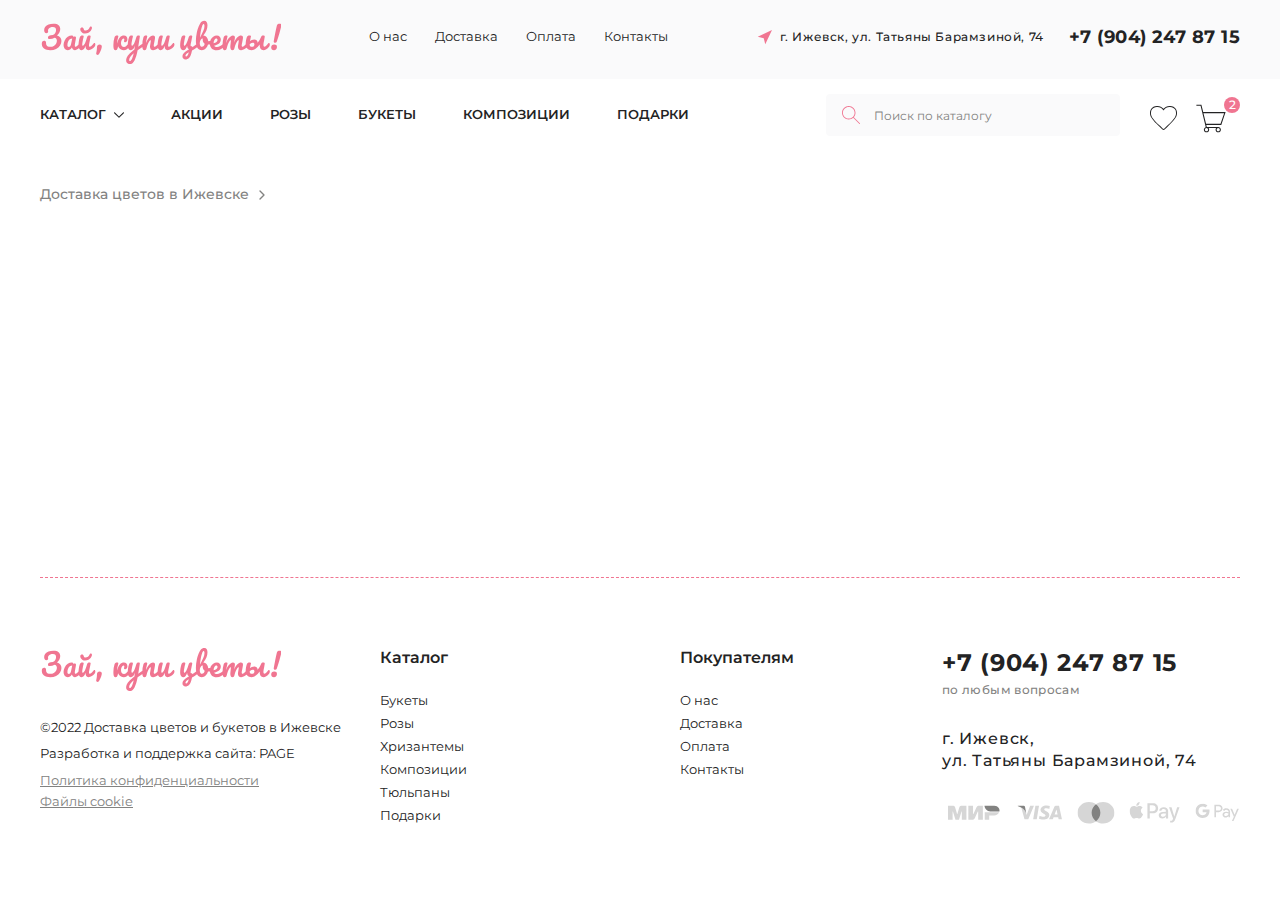
<file: page-about.html>
<!DOCTYPE html>
<html lang="ru">

<head>
   <meta charset="UTF-8">
   <meta http-equiv="X-UA-Compatible" content="IE=edge">
   <meta name="viewport" content="width=device-width, initial-scale=1.0">
   <title>Доставка</title>
   <link rel="preconnect" href="https://fonts.googleapis.com">
   <link rel="preconnect" href="https://fonts.gstatic.com" crossorigin>
   <link href="https://fonts.googleapis.com/css2?family=Montserrat:wght@400;500;600;700&display=swap" rel="stylesheet">
   <link rel="stylesheet" href="css/swiper-bundle.min.css">
   <link rel="stylesheet" href="css/style.min.css">
</head>

<body>


   <div class="wrapper">
      <div class="btn__up">&uarr;</div>

      <div class="header__wrapper">
         <header class="header">
            <div class="header__top">
               <div class="container">
                  <div class="header__top-inner">
                     <a class="logo" href="index.html">
                        <img class="logo__img" src="images/logo.svg" alt="логотип">
                     </a>
                     <nav class="menu">
                        <ul class="menu__list">
                           <li class="menu__list-item">
                              <a class="menu__list-link" href="#">о нас</a>
                           </li>
                           <li class="menu__list-item">
                              <a class="menu__list-link" href="#">доставка</a>
                           </li>
                           <li class="menu__list-item">
                              <a class="menu__list-link" href="#">оплата</a>
                           </li>
                           <li class="menu__list-item">
                              <a class="menu__list-link" href="#">контакты</a>
                           </li>
                        </ul>
                     </nav>
                     <!-- ============================================================================================ -->
                     <nav class="menu__mobile">
                        <ul class="menu__list-mobile">
                           <li class="menu__list-item-mobile">
                              <div class="bottom-menu-mobile__block">
                                 <nav class="bottom-menu__mobile">
                                    <ul class="bottom-menu__list">
                                       <!-- =========================================================== -->
                                       <li class="bottom-menu__list-item bottom-menu__list-item-mobile ">
                                          <button
                                             class="bottom-menu__list-btn-mobile bottom-menu__ list-link-bank-mobile">
                                             Каталог #1</button>
                                          <svg class="mobile-menu__arrow" width="9" height="6" viewBox="0 0 9 6"
                                             fill="none" xmlns="http://www.w3.org/2000/svg">
                                             <path
                                                d="M4.5 5.51047C4.36637 5.51047 4.23327 5.45977 4.1313 5.35809L0.152739 1.37954C-0.0509132 1.17564 -0.0509132 0.845785 0.152739 0.642424C0.356392 0.438528 0.686247 0.438528 0.889851 0.642424L4.5 4.25228L8.11015 0.642424C8.3138 0.438528 8.64366 0.438528 8.84726 0.642424C9.05091 0.846076 9.05091 1.17564 8.84726 1.37954L4.86846 5.35809C4.76678 5.45977 4.63339 5.51047 4.5 5.51047Z"
                                                fill="#232324" />
                                          </svg>
                                          <ul class="bottom-sub-menu__list bottom-sub-menu__list-mobile">
                                             <li class="bottom-sub-menu__list-item">
                                                <a class="bottom-sub-menu__list-link" href="#">Пункт №1</a>
                                             </li>
                                             <li class="bottom-sub-menu__list-item">
                                                <a class="bottom-sub-menu__list-link" href="#">Пункт №2</a>
                                             </li>
                                             <li class="bottom-sub-menu__list-item">
                                                <a class="bottom-sub-menu__list-link" href="#">Пункт №3</a>
                                             </li>
                                          </ul>
                                       </li>
                                       <!-- =========================================================== -->
                                       <li class="bottom-menu__list-item bottom-menu__list-item-mobile ">
                                          <button
                                             class="bottom-menu__list-btn-mobile  bottom-menu__ list-link-bank-mobile   ">
                                             Каталог #2</button>
                                          <svg class="mobile-menu__arrow" width="9" height="6" viewBox="0 0 9 6"
                                             fill="none" xmlns="http://www.w3.org/2000/svg">
                                             <path
                                                d="M4.5 5.51047C4.36637 5.51047 4.23327 5.45977 4.1313 5.35809L0.152739 1.37954C-0.0509132 1.17564 -0.0509132 0.845785 0.152739 0.642424C0.356392 0.438528 0.686247 0.438528 0.889851 0.642424L4.5 4.25228L8.11015 0.642424C8.3138 0.438528 8.64366 0.438528 8.84726 0.642424C9.05091 0.846076 9.05091 1.17564 8.84726 1.37954L4.86846 5.35809C4.76678 5.45977 4.63339 5.51047 4.5 5.51047Z"
                                                fill="#232324" />
                                          </svg>
                                          <ul class="bottom-sub-menu__list bottom-sub-menu__list-mobile">
                                             <li class="bottom-sub-menu__list-item">
                                                <a class="bottom-sub-menu__list-link" href="#">Пункт №1</a>
                                             </li>
                                             <li class="bottom-sub-menu__list-item">
                                                <a class="bottom-sub-menu__list-link" href="#">Пункт №2</a>
                                             </li>
                                             <li class="bottom-sub-menu__list-item">
                                                <a class="bottom-sub-menu__list-link" href="#">Пункт №3</a>
                                             </li>
                                          </ul>
                                       </li>
                                       <!-- =========================================================== -->
                                       <li class="bottom-menu__list-item bottom-menu__list-item-mobile ">
                                          <button
                                             class="bottom-menu__list-btn-mobile  bottom-menu__ list-link-bank-mobile   ">
                                             Каталог #3</button>
                                          <svg class="mobile-menu__arrow" width="9" height="6" viewBox="0 0 9 6"
                                             fill="none" xmlns="http://www.w3.org/2000/svg">
                                             <path
                                                d="M4.5 5.51047C4.36637 5.51047 4.23327 5.45977 4.1313 5.35809L0.152739 1.37954C-0.0509132 1.17564 -0.0509132 0.845785 0.152739 0.642424C0.356392 0.438528 0.686247 0.438528 0.889851 0.642424L4.5 4.25228L8.11015 0.642424C8.3138 0.438528 8.64366 0.438528 8.84726 0.642424C9.05091 0.846076 9.05091 1.17564 8.84726 1.37954L4.86846 5.35809C4.76678 5.45977 4.63339 5.51047 4.5 5.51047Z"
                                                fill="#232324" />
                                          </svg>
                                          <ul class="bottom-sub-menu__list bottom-sub-menu__list-mobile">
                                             <li class="bottom-sub-menu__list-item">
                                                <a class="bottom-sub-menu__list-link" href="#">Пункт №1</a>
                                             </li>
                                             <li class="bottom-sub-menu__list-item">
                                                <a class="bottom-sub-menu__list-link" href="#">Пункт №2</a>
                                             </li>
                                             <li class="bottom-sub-menu__list-item">
                                                <a class="bottom-sub-menu__list-link" href="#">Пункт №3</a>
                                             </li>
                                          </ul>
                                       </li>
                                       <!-- =========================================================== -->
                                       <li class="bottom-menu__list-item">
                                          <a class="bottom-menu__list-link" href="#">Акции</a>
                                       </li>
                                       <li class="bottom-menu__list-item">
                                          <a class="bottom-menu__list-link" href="#">Розы</a>
                                       </li>
                                       <li class="bottom-menu__list-item">
                                          <a class="bottom-menu__list-link" href="#">Букеты</a>
                                       </li>
                                       <li class="bottom-menu__list-item">
                                          <a class="bottom-menu__list-link" href="#">Композиции</a>
                                       </li>
                                       <li class="bottom-menu__list-item">
                                          <a class="bottom-menu__list-link" href="#">Подарки</a>
                                       </li>
                                    </ul>
                                 </nav>
                              </div>
                           </li>
                           <li class="menu__list-item">
                              <a class="menu__list-link" href="#">о нас</a>
                           </li>
                           <li class="menu__list-item">
                              <a class="menu__list-link" href="#">доставка</a>
                           </li>
                           <li class="menu__list-item">
                              <a class="menu__list-link" href="#">оплата</a>
                           </li>
                           <li class="menu__list-item">
                              <a class="menu__list-link" href="#">контакты</a>
                           </li>
                        </ul>
                     </nav>
                     <!-- ============================================================================================ -->
                     <div class="header__contacts">
                        <div class="header__contacts-inner">
                           <img class="location__icon" src="images/icons/location-icon.svg" alt="иконка локации">
                           <address class="header__contacts-address">
                              г. Ижевск, ул. Татьяны Барамзиной, 74
                           </address>
                           <a class="header__contacts-phone" href="tel:79042478715">
                              +7 (904) 247 87 15
                           </a>
                           <a class="header__contacts-phone-mobile" href="tel:79042478715">
                              <svg width="25" height="25" viewBox="0 0 25 25" fill="none"
                                 xmlns="http://www.w3.org/2000/svg">
                                 <path
                                    d="M24.9828 20.5766C24.9034 19.9758 24.5566 19.4579 24.0315 19.1555L17.8639 15.6045C17.1085 15.1695 16.1502 15.2962 15.5336 15.9127L14.3188 17.1275C13.9955 17.4508 13.4841 17.4794 13.1294 17.194C12.1717 16.4234 11.2287 15.5753 10.3268 14.6732C9.42477 13.7712 8.57668 12.8283 7.80602 11.8706C7.52055 11.5158 7.54911 11.0045 7.87248 10.6811L9.08725 9.46631C9.70376 8.84985 9.83054 7.89166 9.39551 7.13612L5.84444 0.968526C5.54208 0.443375 5.02416 0.0966212 4.42341 0.0171411C3.82262 -0.062501 3.23229 0.137873 2.80379 0.566374L0.973319 2.3969C-0.304247 3.67452 -0.324766 6.01152 0.915545 8.9775C2.10818 11.8294 4.33384 14.9688 7.18243 17.8176C10.0311 20.6662 13.1706 22.8919 16.0225 24.0845C17.4825 24.695 18.7899 25.0001 19.8938 25C21.0324 25 21.9544 24.6754 22.6031 24.0267L24.4336 22.1961C24.8621 21.7676 25.0623 21.1773 24.9828 20.5766ZM17.4598 16.3063L23.6274 19.8574C23.9324 20.033 24.1338 20.3339 24.1799 20.6828C24.2187 20.9756 24.1426 21.2639 23.9701 21.4963L15.7735 16.8183L16.1063 16.4854C16.4644 16.1274 17.0211 16.0538 17.4598 16.3063ZM4.31715 0.820095C4.66612 0.866261 4.96692 1.06766 5.14251 1.37268L8.69358 7.54027C8.94627 7.97908 8.87263 8.53566 8.51459 8.89364L8.20882 9.19941L3.50513 1.02986C3.6974 0.887481 3.92737 0.81016 4.1671 0.81016C4.21683 0.81016 4.26699 0.813454 4.31715 0.820095ZM22.0304 23.4539C21.0154 24.4689 18.9395 24.4264 16.335 23.3372C13.578 22.1843 10.5311 20.0206 7.75521 17.2448C4.97934 14.469 2.81567 11.4219 1.66278 8.66503C0.573543 6.06049 0.531049 3.98461 1.54604 2.96957L2.90492 1.61063L7.61568 9.79254L7.29976 10.1085C6.68341 10.7249 6.62974 11.7007 7.17498 12.3784C7.96379 13.3587 8.83154 14.3235 9.75398 15.2459C10.6765 16.1684 11.6413 17.0362 12.6216 17.825C13.2992 18.3702 14.275 18.3166 14.8915 17.7002L15.1797 17.4119L23.3878 22.0965L22.0304 23.4539Z"
                                    fill="black" />
                              </svg>
                           </a>
                        </div>
                     </div>
                     <button type="button" class="icon-menu"><span></span></button>
                  </div>
               </div>
            </div>
            <div class="header__bottom">
               <div class="container">
                  <div class="header__bottom-inner">
                     <div class="bottom-menu__block">
                        <nav class="bottom-menu">
                           <ul class="bottom-menu__list">
                              <li class="bottom-menu__list-item bottom-menu__list-item-catalog">
                                 <a class="bottom-menu__list-link bottom-menu__list-link-catalog"
                                    href="page-catalog.html">Каталог</a>
                                 <svg class="menu__arrow arrow" width="9" height="6" viewBox="0 0 9 6" fill="none"
                                    xmlns="http://www.w3.org/2000/svg">
                                    <path
                                       d="M4.5 5.51047C4.36637 5.51047 4.23327 5.45977 4.1313 5.35809L0.152739 1.37954C-0.0509132 1.17564 -0.0509132 0.845785 0.152739 0.642424C0.356392 0.438528 0.686247 0.438528 0.889851 0.642424L4.5 4.25228L8.11015 0.642424C8.3138 0.438528 8.64366 0.438528 8.84726 0.642424C9.05091 0.846076 9.05091 1.17564 8.84726 1.37954L4.86846 5.35809C4.76678 5.45977 4.63339 5.51047 4.5 5.51047Z"
                                       fill="#232324" />
                                 </svg>
                                 <ul class="bottom-sub-menu__list">
                                    <li class="box-shadow-item">
                                       <ul class="box-shadow-list">
                                          <li class="bottom-sub-menu__list-item">
                                             <a class="bottom-sub-menu__list-link" href="#">Сборны букеты</a>
                                             <svg class="sub-menu__arrow arrow" width="9" height="6" viewBox="0 0 9 6"
                                                fill="none" xmlns="http://www.w3.org/2000/svg">
                                                <path
                                                   d="M4.5 5.51047C4.36637 5.51047 4.23327 5.45977 4.1313 5.35809L0.152739 1.37954C-0.0509132 1.17564 -0.0509132 0.845785 0.152739 0.642424C0.356392 0.438528 0.686247 0.438528 0.889851 0.642424L4.5 4.25228L8.11015 0.642424C8.3138 0.438528 8.64366 0.438528 8.84726 0.642424C9.05091 0.846076 9.05091 1.17564 8.84726 1.37954L4.86846 5.35809C4.76678 5.45977 4.63339 5.51047 4.5 5.51047Z"
                                                   fill="#232324" />
                                             </svg>
                                             <ul class="bottom-sub-sub-menu__list">
                                                <li class="box-shadow-item">
                                                   <ul class="box-shadow-list">
                                                      <li class="bottom-sub-sub-menu__list-item">
                                                         <a class="bottom-sub-sub-menu__list-link" href="#">оформление
                                                            свадеб</a>
                                                         <svg class="sub-sub-menu__arrow arrow" width="9" height="6"
                                                            viewBox="0 0 9 6" fill="none"
                                                            xmlns="http://www.w3.org/2000/svg">
                                                            <path
                                                               d="M4.5 5.51047C4.36637 5.51047 4.23327 5.45977 4.1313 5.35809L0.152739 1.37954C-0.0509132 1.17564 -0.0509132 0.845785 0.152739 0.642424C0.356392 0.438528 0.686247 0.438528 0.889851 0.642424L4.5 4.25228L8.11015 0.642424C8.3138 0.438528 8.64366 0.438528 8.84726 0.642424C9.05091 0.846076 9.05091 1.17564 8.84726 1.37954L4.86846 5.35809C4.76678 5.45977 4.63339 5.51047 4.5 5.51047Z"
                                                               fill="#232324" />
                                                         </svg>
                                                         <ul class="bottom-sub-sub-sub-menu__list">
                                                            <li class="box-shadow-item">
                                                               <ul class="box-shadow-list">
                                                                  <li class="bottom-sub-sub-sub-menu__list-item">
                                                                     <a class="bottom-sub-sub-sub-menu__list-link"
                                                                        href="#">композиции на президиум</a>
                                                                  </li>
                                                                  <li class="bottom-sub-sub-sub-menu__list-item">
                                                                     <a class="bottom-sub-sub-sub-menu__list-link"
                                                                        href="#">композиции на столы гостей</a>
                                                                  </li>
                                                               </ul>
                                                            </li>
                                                         </ul>
                                                      </li>
                                                      <li class="bottom-sub-sub-menu__list-item">
                                                         <a class="bottom-sub-sub-menu__list-link" href="#">для
                                                            девушки</a>
                                                      </li>
                                                      <li class="bottom-sub-sub-menu__list-item">
                                                         <a class="bottom-sub-sub-menu__list-link" href="#">для
                                                            невесты</a>
                                                      </li>
                                                   </ul>
                                                </li>
                                             </ul>
                                          </li>
                                          <li class="bottom-sub-menu__list-item">
                                             <a class="bottom-sub-menu__list-link" href="#">монобукеты</a>
                                          </li>
                                          <li class="bottom-sub-menu__list-item">
                                             <a class="bottom-sub-menu__list-link" href="#">розы</a>
                                          </li>
                                          <li class="bottom-sub-menu__list-item">
                                             <a class="bottom-sub-menu__list-link" href="#">свадебные</a>
                                          </li>
                                       </ul>
                                    </li>
                                 </ul>
                              </li>
                              <li class="bottom-menu__list-item">
                                 <a class="bottom-menu__list-link" href="#">Акции</a>
                              </li>
                              <li class="bottom-menu__list-item">
                                 <a class="bottom-menu__list-link" href="#">Розы</a>
                              </li>
                              <li class="bottom-menu__list-item">
                                 <a class="bottom-menu__list-link" href="#">Букеты</a>
                              </li>
                              <li class="bottom-menu__list-item">
                                 <a class="bottom-menu__list-link" href="#">Композиции</a>
                              </li>
                              <li class="bottom-menu__list-item">
                                 <a class="bottom-menu__list-link" href="#">Подарки</a>
                              </li>
                           </ul>
                        </nav>
                     </div>
                     <div class="bottom-actions__block">
                        <div class="header__search" data-da=".bottom-menu-mobile__block,525,first">
                           <form class="header__search-form" action="#">
                              <button class="search-header__btn" type="submit">
                                 <img class="search-header__icon" src="images/icons/search-icon.svg"
                                    alt="иконка поиска">
                              </button>
                              <input class="search-header__input" autocomplete="off" type="text"
                                 placeholder="Поиск по каталогу">
                           </form>
                        </div>
                        <div class="user-actions__box" data-da=".header__contacts,525,last">
                           <div class="header__favorites">
                              <a class="favorites__link" href="#">
                                 <svg class="favorites__img" width="27" height="24" viewBox="0 0 27 24" fill="none"
                                    xmlns="http://www.w3.org/2000/svg">
                                    <path
                                       d="M25.7299 2.74562C24.5731 1.22668 22.7537 0.3534 20.1647 0.0756663C19.955 0.0543733 19.7339 0.0411478 19.5063 0.0411478C17.2108 0.0411478 14.9231 1.11796 13.4998 2.82894C12.075 1.11783 9.78943 0.0410156 7.49481 0.0410156C7.2672 0.0410156 7.04753 0.0538443 6.83354 0.075534C4.24823 0.3534 2.42973 1.22668 1.27211 2.74509C0.124803 4.25067 -0.24908 6.29123 0.161173 8.81067C0.760814 12.4661 5.49354 16.9163 9.29572 20.4936L9.38288 20.5755C10.4417 21.5723 11.3566 22.4338 11.9526 23.0746C12.033 23.165 12.7591 23.9596 13.5538 23.9596C14.3537 23.9596 15.0637 23.1526 15.1285 23.075C15.7619 22.3887 16.7899 21.415 17.8042 20.4561C21.5638 16.8892 26.2439 12.4499 26.837 8.80908C27.2497 6.29162 26.8776 4.25213 25.7299 2.74562ZM25.8808 8.65302C25.3403 11.9723 20.7922 16.2871 17.1187 19.7709C16.1129 20.7232 15.0721 21.7072 14.4038 22.4323C14.2377 22.6278 13.8188 22.9914 13.5537 22.9914C13.2967 22.9914 12.8782 22.6572 12.6699 22.4244C12.0437 21.7514 11.1185 20.8795 10.0463 19.8704L9.95911 19.7881C6.26299 16.3115 1.66319 11.9849 1.11605 8.65421C0.75116 6.40827 1.06209 4.61781 2.04236 3.33177C3.02871 2.03673 4.63045 1.28659 6.93366 1.03848C7.11445 1.02049 7.3 1.00912 7.49455 1.00912C9.70637 1.00912 11.9063 2.14558 13.0982 3.90536L13.4996 4.49561L13.9004 3.90536C15.0923 2.14558 17.2927 1.00912 19.5064 1.00912C19.7 1.00912 19.8869 1.02049 20.0644 1.03848C22.3709 1.28606 23.9721 2.03621 24.9599 3.33217C25.939 4.619 26.2495 6.40906 25.8808 8.65302Z"
                                       fill="#232324" />
                                 </svg>
                              </a>
                           </div>
                           <div class="header__basket">
                              <a class="basket__link" href="#">
                                 <svg class="basket__img" width="30" height="29" viewBox="0 0 30 29" fill="none"
                                    xmlns="http://www.w3.org/2000/svg">
                                    <path
                                       d="M29.6219 8.1017H7.21491L5.40591 0.637695H0.378906V1.7037H4.56691L9.76491 23.1467C8.65691 23.4697 7.84191 24.4807 7.84191 25.6937C7.84191 27.1657 9.03491 28.3597 10.5079 28.3597C11.9809 28.3597 13.1739 27.1657 13.1739 25.6937C13.1739 25.0907 12.9659 24.5407 12.6289 24.0947H20.1159C19.7789 24.5407 19.5709 25.0917 19.5709 25.6937C19.5709 27.1657 20.7639 28.3597 22.2359 28.3597C23.7079 28.3597 24.9019 27.1657 24.9019 25.6937C24.9019 24.2207 23.7089 23.0287 22.2359 23.0277H10.8329L10.3159 20.8947H25.2839L29.6209 8.0997L29.6219 8.1017ZM12.1069 25.6957C12.1069 26.5777 11.3899 27.2947 10.5079 27.2947C9.62591 27.2947 8.90891 26.5777 8.90891 25.6957C8.90891 24.8137 9.62591 24.0967 10.5079 24.0967C11.3899 24.0967 12.1069 24.8147 12.1069 25.6957ZM23.8359 25.6957C23.8359 26.5777 23.1179 27.2947 22.2359 27.2947C21.3539 27.2947 20.6369 26.5777 20.6369 25.6957C20.6369 24.8137 21.3539 24.0967 22.2359 24.0967C23.1179 24.0967 23.8359 24.8147 23.8359 25.6957ZM10.0579 19.8307L7.47291 9.1687H28.1349L24.5199 19.8307H10.0579Z"
                                       fill="#232324" />
                                 </svg>
                                 <span class="basket__num">2</span>
                              </a>
                           </div>
                        </div>
                     </div>
                  </div>
               </div>
            </div>
         </header>
      </div>

      <div class="breadcrumbs">
         <div class="container">
            <div class="breadcrumbs__body">
               <div class="breadcrumbs__inner">
                  <ul class="breadcrumbs__list mobile-overflow ">
                     <li class="breadcrumbs__list-item">
                        <a class="breadcrumbs__list-item-link breadcrumbs__list-item-link--great"
                           href="index.html">Доставка цветов в Ижевске</a>
                     </li>
                     <li class="breadcrumbs__list-item">
                        <span class="breadcrumbs__list-item-link--color"></span>
                     </li>
                  </ul>
               </div>
            </div>
         </div>
      </div>

      <main class="main">

         <!-- <section class="costum-select">
            <div class="container">
               <div class="select-block__inner">
                  <div class="select-block">
                     <select class="exemple-select">
                        <option value="1" selected select__title>Розы</option>
                        <option value="2">Белые розы</option>
                        <option value="3">Алые розы</option>
                        <option value="4">Красные розы</option>
                        <option value="5">Жёлтые розы</option>
                     </select>
                  </div>
                  <div class="select-block">
                     <select class="exemple-select">
                        <option value="1" selected select__title>Тюльпаны</option>
                        <option value="2">Пункт №2</option>
                        <option value="3">Пункт №3</option>
                        <option value="4">Пункт №4</option>
                        <option value="5">Пункт №5</option>
                     </select>
                  </div>
                  <div class="select-block">
                     <select class="exemple-select">
                        <option value="1" selected select__title>Фиалки</option>
                        <option value="2">Пункт №2</option>
                        <option value="3">Пункт №3</option>
                        <option value="4">Пункт №4</option>
                        <option value="5">Пункт №5</option>
                     </select>
                  </div>
                  <div class="select-block">
                     <select class="exemple-select">
                        <option value="1" selected select__title>Фиалки</option>
                        <option value="2">Пункт №2</option>
                        <option value="3">Пункт №3</option>
                        <option value="4">Пункт №4</option>
                        <option value="5">Пункт №5</option>
                     </select>
                  </div>
               </div>
            </div>
         </section> -->

      </main>

      <footer class="footer">
         <div class="container">
            <div class="footer__inner">
               <ul class="footer__list">
                  <li class="footer__item footer__item-info">
                     <div class="footer__item-body">
                        <a class="footer__logo" href="#">
                           <img class="footer__logo-img" src="images/logo-footer.svg" alt="логотип">
                        </a>
                        <div class="footer__info" data-da=".footer__list,525,last">
                           <p class="footer__info-text">
                              ©2022 Доставка цветов и букетов в Ижевске
                           </p>
                           <a class="footer__info-text info-text__development" href="#">
                              Разработка и поддержка сайта:
                              PAGE
                           </a>
                           <a class="footer__info-text  info-text__politics" href="#">
                              Политика конфиденциальности
                           </a>
                           <a class="footer__info-text  info-text__cookie" href="#">
                              Файлы cookie
                           </a>
                        </div>
                     </div>
                  </li>
                  <li class="footer__item footer__item-catalog">
                     <div class="footer__item-body">
                        <div class="footer__item-title">
                           Каталог
                        </div>
                        <nav class="footer__menu">
                           <ul class="footer__menu-list">
                              <li class="footer-menu__list-item">
                                 <a class="footer-menu__list-link" href="#">Букеты</a>
                              </li>
                              <li class="footer-menu__list-item">
                                 <a class="footer-menu__list-link" href="#">Розы</a>
                              </li>
                              <li class="footer-menu__list-item">
                                 <a class="footer-menu__list-link" href="#">Хризантемы</a>
                              </li>
                              <li class="footer-menu__list-item">
                                 <a class="footer-menu__list-link" href="#">Композиции</a>
                              </li>
                              <li class="footer-menu__list-item">
                                 <a class="footer-menu__list-link" href="#">Тюльпаны</a>
                              </li>
                              <li class="footer-menu__list-item">
                                 <a class="footer-menu__list-link" href="#">Подарки</a>
                              </li>
                           </ul>
                        </nav>
                     </div>
                  </li>
                  <li class="footer__item  footer__item-customers">
                     <div class="footer__item-body">
                        <div class="footer__item-title">
                           Покупателям
                        </div>
                        <nav class="footer__menu">
                           <ul class="footer__menu-list">
                              <li class="footer-menu__list-item">
                                 <a class="footer-menu__list-link" href="#">О нас</a>
                              </li>
                              <li class="footer-menu__list-item">
                                 <a class="footer-menu__list-link" href="#">Доставка</a>
                              </li>
                              <li class="footer-menu__list-item">
                                 <a class="footer-menu__list-link" href="#">Оплата</a>
                              </li>
                              <li class="footer-menu__list-item">
                                 <a class="footer-menu__list-link" href="#">Контакты</a>
                              </li>
                           </ul>
                        </nav>
                     </div>
                  </li>
                  <li class="footer__item footer__item-contacts">
                     <div class="footer__item-body">
                        <div class="footer__phone-box">
                           <a class="footer__phone" href="tel:79042478715">
                              +7 (904) 247 87 15
                           </a>
                           <p class="footer__phone-description">
                              по любым вопросам
                           </p>
                        </div>
                        <div class="footer__address-box">
                           <address class="footer__contacts-address">
                              г. Ижевск, <br> ул. Татьяны Барамзиной, 74
                           </address>
                        </div>
                        <div class="footer__pay-box">
                           <a class="footer__pay-link" href="#">
                              <img class="footer__pay-pictures" src="images/icons/pay-icon-mir-01.svg" alt="карта мир">
                           </a>
                           <a class="footer__pay-link" href="#">
                              <img class="footer__pay-pictures" src="images/icons/pay-icon-visa-02.svg" alt="карта мир">
                           </a>
                           <a class="footer__pay-link" href="#">
                              <img class="footer__pay-pictures" src="images/icons/pay-icon-master-03.svg"
                                 alt="карта мир">
                           </a>
                           <a class="footer__pay-link" href="#">
                              <img class="footer__pay-pictures" src="images/icons/pay-icon-apple-04.svg"
                                 alt="карта мир">
                           </a>
                           <a class="footer__pay-link" href="#">
                              <img class="footer__pay-pictures" src="images/icons/pay-icon-google-05.svg"
                                 alt="карта мир">
                           </a>
                        </div>
                     </div>
                  </li>
               </ul>
            </div>
         </div>
      </footer>

   </div>








   <script src="https://ajax.googleapis.com/ajax/libs/jquery/3.4.1/jquery.min.js"></script>
   <script src="js/hystmodal.min.js"></script>
   <script src="js/swiper-bundle.min.js"></script>
   <script src="js/inputmask.min.js"></script>
   <script src="https://api-maps.yandex.ru/2.1/?apikey=вашAPI-ключ&lang=ru_RU"></script>
   <script src="js/main.min.js"></script>
</body>

</html>
</file>
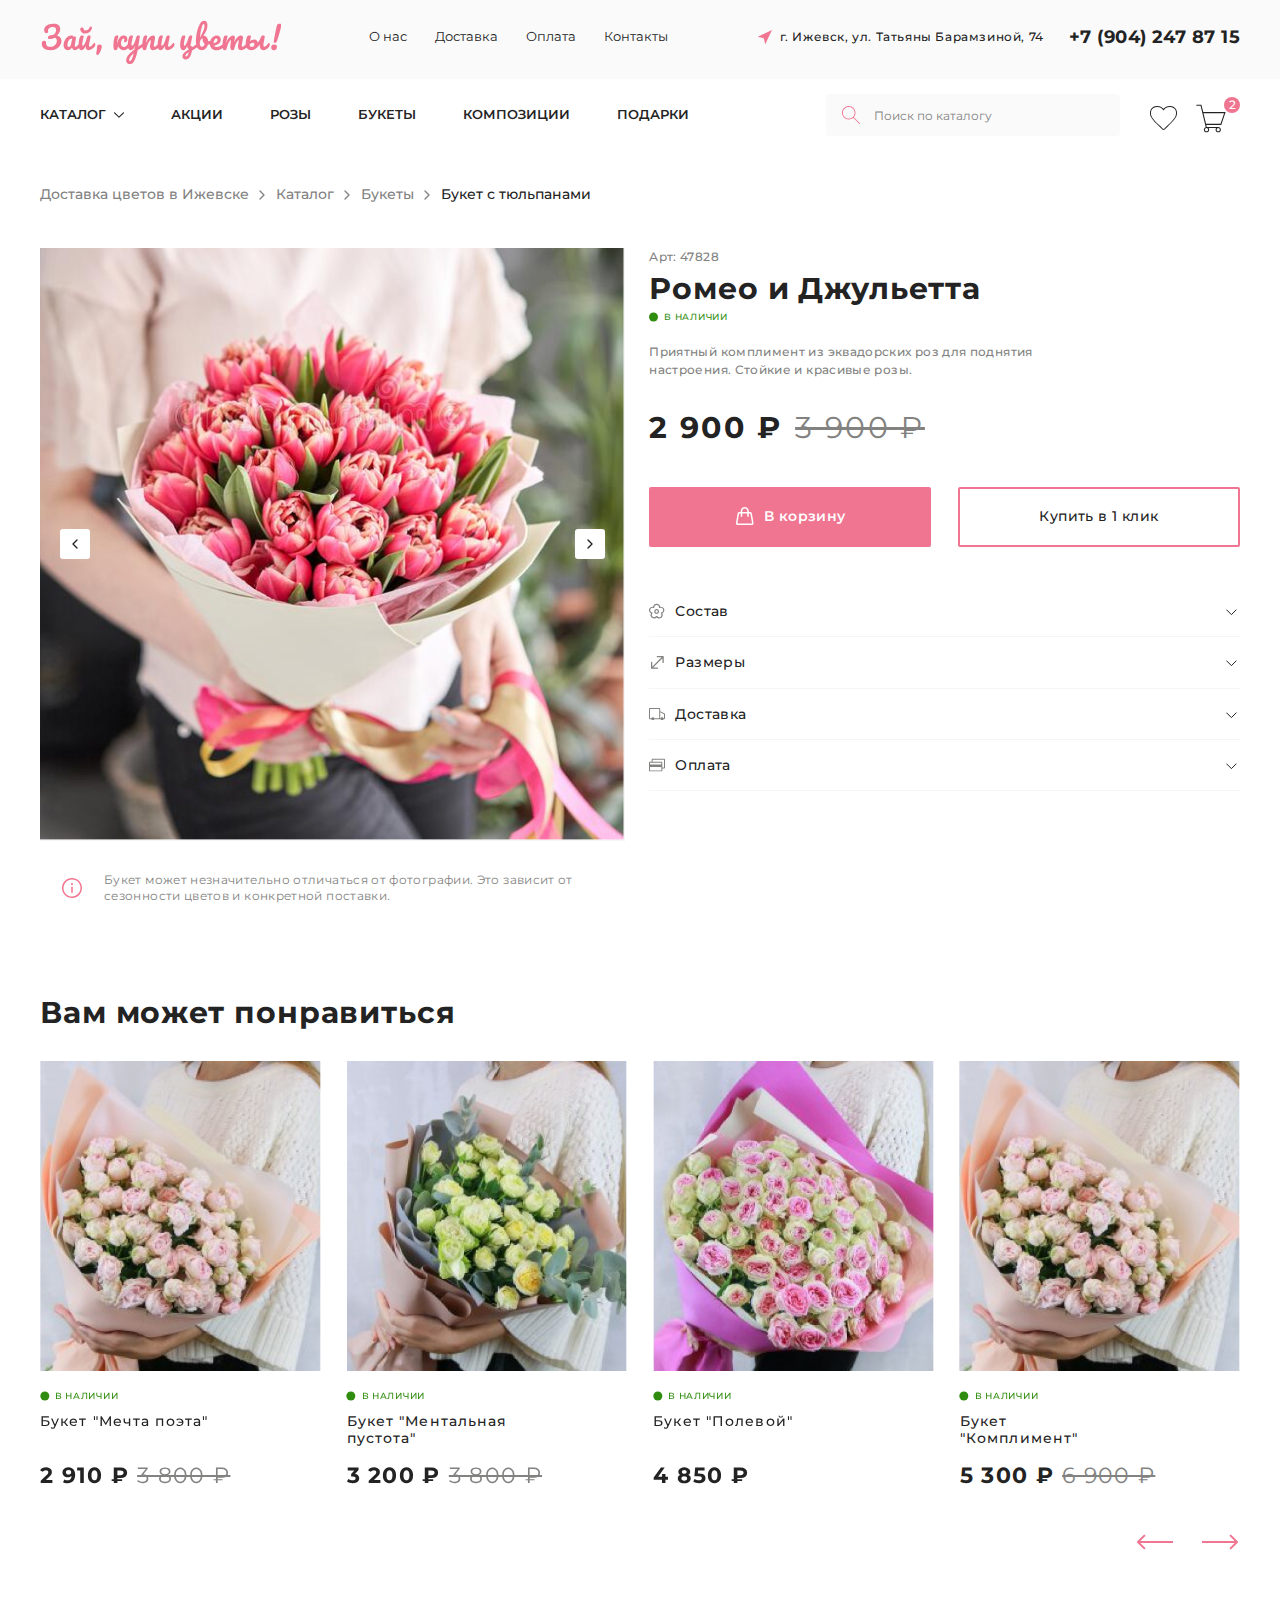
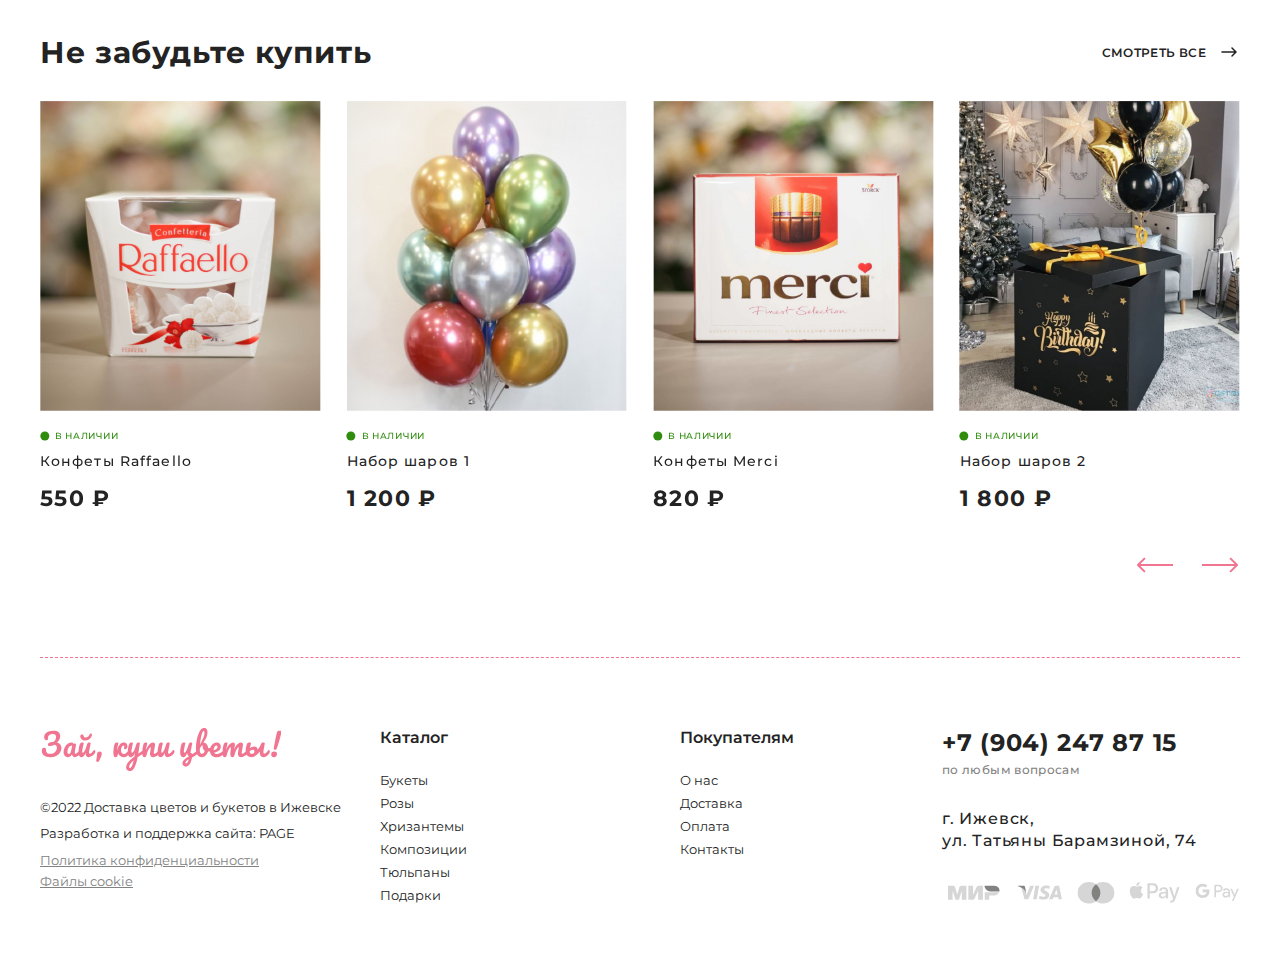
<file: page-card.html>
<!DOCTYPE html>
<html lang="ru">

<head>
   <meta charset="UTF-8">
   <meta http-equiv="X-UA-Compatible" content="IE=edge">
   <meta name="viewport" content="width=device-width, initial-scale=1.0">
   <title>Карточка товара</title>
   <link rel="preconnect" href="https://fonts.googleapis.com">
   <link rel="preconnect" href="https://fonts.gstatic.com" crossorigin>
   <link href="https://fonts.googleapis.com/css2?family=Montserrat:wght@400;500;600;700&display=swap" rel="stylesheet">
   <link rel="stylesheet" href="css/swiper-bundle.min.css">
   <link rel="stylesheet" href="css/style.min.css">
</head>

<body>


   <div class="wrapper">
      <div class="btn__up">&uarr;</div>

      <div class="header__wrapper">
         <header class="header">
            <div class="header__top">
               <div class="container">
                  <div class="header__top-inner">
                     <a class="logo" href="index.html">
                        <img class="logo__img" src="images/logo.svg" alt="логотип">
                     </a>
                     <nav class="menu">
                        <ul class="menu__list">
                           <li class="menu__list-item">
                              <a class="menu__list-link" href="#">о нас</a>
                           </li>
                           <li class="menu__list-item">
                              <a class="menu__list-link" href="#">доставка</a>
                           </li>
                           <li class="menu__list-item">
                              <a class="menu__list-link" href="#">оплата</a>
                           </li>
                           <li class="menu__list-item">
                              <a class="menu__list-link" href="#">контакты</a>
                           </li>
                        </ul>
                     </nav>
                     <!-- ============================================================================================ -->
                     <nav class="menu__mobile">
                        <ul class="menu__list-mobile">
                           <li class="menu__list-item-mobile">
                              <div class="bottom-menu-mobile__block">
                                 <nav class="bottom-menu__mobile">
                                    <ul class="bottom-menu__list">
                                       <!-- =========================================================== -->
                                       <li class="bottom-menu__list-item bottom-menu__list-item-mobile ">
                                          <button
                                             class="bottom-menu__list-btn-mobile bottom-menu__ list-link-bank-mobile">
                                             Каталог #1</button>
                                          <svg class="mobile-menu__arrow" width="9" height="6" viewBox="0 0 9 6"
                                             fill="none" xmlns="http://www.w3.org/2000/svg">
                                             <path
                                                d="M4.5 5.51047C4.36637 5.51047 4.23327 5.45977 4.1313 5.35809L0.152739 1.37954C-0.0509132 1.17564 -0.0509132 0.845785 0.152739 0.642424C0.356392 0.438528 0.686247 0.438528 0.889851 0.642424L4.5 4.25228L8.11015 0.642424C8.3138 0.438528 8.64366 0.438528 8.84726 0.642424C9.05091 0.846076 9.05091 1.17564 8.84726 1.37954L4.86846 5.35809C4.76678 5.45977 4.63339 5.51047 4.5 5.51047Z"
                                                fill="#232324" />
                                          </svg>
                                          <ul class="bottom-sub-menu__list bottom-sub-menu__list-mobile">
                                             <li class="bottom-sub-menu__list-item">
                                                <a class="bottom-sub-menu__list-link" href="#">Пункт №1</a>
                                             </li>
                                             <li class="bottom-sub-menu__list-item">
                                                <a class="bottom-sub-menu__list-link" href="#">Пункт №2</a>
                                             </li>
                                             <li class="bottom-sub-menu__list-item">
                                                <a class="bottom-sub-menu__list-link" href="#">Пункт №3</a>
                                             </li>
                                          </ul>
                                       </li>
                                       <!-- =========================================================== -->
                                       <li class="bottom-menu__list-item bottom-menu__list-item-mobile ">
                                          <button
                                             class="bottom-menu__list-btn-mobile  bottom-menu__ list-link-bank-mobile   ">
                                             Каталог #2</button>
                                          <svg class="mobile-menu__arrow" width="9" height="6" viewBox="0 0 9 6"
                                             fill="none" xmlns="http://www.w3.org/2000/svg">
                                             <path
                                                d="M4.5 5.51047C4.36637 5.51047 4.23327 5.45977 4.1313 5.35809L0.152739 1.37954C-0.0509132 1.17564 -0.0509132 0.845785 0.152739 0.642424C0.356392 0.438528 0.686247 0.438528 0.889851 0.642424L4.5 4.25228L8.11015 0.642424C8.3138 0.438528 8.64366 0.438528 8.84726 0.642424C9.05091 0.846076 9.05091 1.17564 8.84726 1.37954L4.86846 5.35809C4.76678 5.45977 4.63339 5.51047 4.5 5.51047Z"
                                                fill="#232324" />
                                          </svg>
                                          <ul class="bottom-sub-menu__list bottom-sub-menu__list-mobile">
                                             <li class="bottom-sub-menu__list-item">
                                                <a class="bottom-sub-menu__list-link" href="#">Пункт №1</a>
                                             </li>
                                             <li class="bottom-sub-menu__list-item">
                                                <a class="bottom-sub-menu__list-link" href="#">Пункт №2</a>
                                             </li>
                                             <li class="bottom-sub-menu__list-item">
                                                <a class="bottom-sub-menu__list-link" href="#">Пункт №3</a>
                                             </li>
                                          </ul>
                                       </li>
                                       <!-- =========================================================== -->
                                       <li class="bottom-menu__list-item bottom-menu__list-item-mobile ">
                                          <button
                                             class="bottom-menu__list-btn-mobile  bottom-menu__ list-link-bank-mobile   ">
                                             Каталог #3</button>
                                          <svg class="mobile-menu__arrow" width="9" height="6" viewBox="0 0 9 6"
                                             fill="none" xmlns="http://www.w3.org/2000/svg">
                                             <path
                                                d="M4.5 5.51047C4.36637 5.51047 4.23327 5.45977 4.1313 5.35809L0.152739 1.37954C-0.0509132 1.17564 -0.0509132 0.845785 0.152739 0.642424C0.356392 0.438528 0.686247 0.438528 0.889851 0.642424L4.5 4.25228L8.11015 0.642424C8.3138 0.438528 8.64366 0.438528 8.84726 0.642424C9.05091 0.846076 9.05091 1.17564 8.84726 1.37954L4.86846 5.35809C4.76678 5.45977 4.63339 5.51047 4.5 5.51047Z"
                                                fill="#232324" />
                                          </svg>
                                          <ul class="bottom-sub-menu__list bottom-sub-menu__list-mobile">
                                             <li class="bottom-sub-menu__list-item">
                                                <a class="bottom-sub-menu__list-link" href="#">Пункт №1</a>
                                             </li>
                                             <li class="bottom-sub-menu__list-item">
                                                <a class="bottom-sub-menu__list-link" href="#">Пункт №2</a>
                                             </li>
                                             <li class="bottom-sub-menu__list-item">
                                                <a class="bottom-sub-menu__list-link" href="#">Пункт №3</a>
                                             </li>
                                          </ul>
                                       </li>
                                       <!-- =========================================================== -->
                                       <li class="bottom-menu__list-item">
                                          <a class="bottom-menu__list-link" href="#">Акции</a>
                                       </li>
                                       <li class="bottom-menu__list-item">
                                          <a class="bottom-menu__list-link" href="#">Розы</a>
                                       </li>
                                       <li class="bottom-menu__list-item">
                                          <a class="bottom-menu__list-link" href="#">Букеты</a>
                                       </li>
                                       <li class="bottom-menu__list-item">
                                          <a class="bottom-menu__list-link" href="#">Композиции</a>
                                       </li>
                                       <li class="bottom-menu__list-item">
                                          <a class="bottom-menu__list-link" href="#">Подарки</a>
                                       </li>
                                    </ul>
                                 </nav>
                              </div>
                           </li>
                           <li class="menu__list-item">
                              <a class="menu__list-link" href="#">о нас</a>
                           </li>
                           <li class="menu__list-item">
                              <a class="menu__list-link" href="#">доставка</a>
                           </li>
                           <li class="menu__list-item">
                              <a class="menu__list-link" href="#">оплата</a>
                           </li>
                           <li class="menu__list-item">
                              <a class="menu__list-link" href="#">контакты</a>
                           </li>
                        </ul>
                     </nav>
                     <!-- ============================================================================================ -->
                     <div class="header__contacts">
                        <div class="header__contacts-inner">
                           <img class="location__icon" src="images/icons/location-icon.svg" alt="иконка локации">
                           <address class="header__contacts-address">
                              г. Ижевск, ул. Татьяны Барамзиной, 74
                           </address>
                           <a class="header__contacts-phone" href="tel:79042478715">
                              +7 (904) 247 87 15
                           </a>
                           <a class="header__contacts-phone-mobile" href="tel:79042478715">
                              <svg width="25" height="25" viewBox="0 0 25 25" fill="none"
                                 xmlns="http://www.w3.org/2000/svg">
                                 <path
                                    d="M24.9828 20.5766C24.9034 19.9758 24.5566 19.4579 24.0315 19.1555L17.8639 15.6045C17.1085 15.1695 16.1502 15.2962 15.5336 15.9127L14.3188 17.1275C13.9955 17.4508 13.4841 17.4794 13.1294 17.194C12.1717 16.4234 11.2287 15.5753 10.3268 14.6732C9.42477 13.7712 8.57668 12.8283 7.80602 11.8706C7.52055 11.5158 7.54911 11.0045 7.87248 10.6811L9.08725 9.46631C9.70376 8.84985 9.83054 7.89166 9.39551 7.13612L5.84444 0.968526C5.54208 0.443375 5.02416 0.0966212 4.42341 0.0171411C3.82262 -0.062501 3.23229 0.137873 2.80379 0.566374L0.973319 2.3969C-0.304247 3.67452 -0.324766 6.01152 0.915545 8.9775C2.10818 11.8294 4.33384 14.9688 7.18243 17.8176C10.0311 20.6662 13.1706 22.8919 16.0225 24.0845C17.4825 24.695 18.7899 25.0001 19.8938 25C21.0324 25 21.9544 24.6754 22.6031 24.0267L24.4336 22.1961C24.8621 21.7676 25.0623 21.1773 24.9828 20.5766ZM17.4598 16.3063L23.6274 19.8574C23.9324 20.033 24.1338 20.3339 24.1799 20.6828C24.2187 20.9756 24.1426 21.2639 23.9701 21.4963L15.7735 16.8183L16.1063 16.4854C16.4644 16.1274 17.0211 16.0538 17.4598 16.3063ZM4.31715 0.820095C4.66612 0.866261 4.96692 1.06766 5.14251 1.37268L8.69358 7.54027C8.94627 7.97908 8.87263 8.53566 8.51459 8.89364L8.20882 9.19941L3.50513 1.02986C3.6974 0.887481 3.92737 0.81016 4.1671 0.81016C4.21683 0.81016 4.26699 0.813454 4.31715 0.820095ZM22.0304 23.4539C21.0154 24.4689 18.9395 24.4264 16.335 23.3372C13.578 22.1843 10.5311 20.0206 7.75521 17.2448C4.97934 14.469 2.81567 11.4219 1.66278 8.66503C0.573543 6.06049 0.531049 3.98461 1.54604 2.96957L2.90492 1.61063L7.61568 9.79254L7.29976 10.1085C6.68341 10.7249 6.62974 11.7007 7.17498 12.3784C7.96379 13.3587 8.83154 14.3235 9.75398 15.2459C10.6765 16.1684 11.6413 17.0362 12.6216 17.825C13.2992 18.3702 14.275 18.3166 14.8915 17.7002L15.1797 17.4119L23.3878 22.0965L22.0304 23.4539Z"
                                    fill="black" />
                              </svg>
                           </a>
                        </div>
                     </div>
                     <button type="button" class="icon-menu"><span></span></button>
                  </div>
               </div>
            </div>
            <div class="header__bottom">
               <div class="container">
                  <div class="header__bottom-inner">
                     <div class="bottom-menu__block">
                        <nav class="bottom-menu">
                           <ul class="bottom-menu__list">
                              <li class="bottom-menu__list-item bottom-menu__list-item-catalog">
                                 <a class="bottom-menu__list-link bottom-menu__list-link-catalog"
                                    href="page-catalog.html">Каталог</a>
                                 <svg class="menu__arrow arrow" width="9" height="6" viewBox="0 0 9 6" fill="none"
                                    xmlns="http://www.w3.org/2000/svg">
                                    <path
                                       d="M4.5 5.51047C4.36637 5.51047 4.23327 5.45977 4.1313 5.35809L0.152739 1.37954C-0.0509132 1.17564 -0.0509132 0.845785 0.152739 0.642424C0.356392 0.438528 0.686247 0.438528 0.889851 0.642424L4.5 4.25228L8.11015 0.642424C8.3138 0.438528 8.64366 0.438528 8.84726 0.642424C9.05091 0.846076 9.05091 1.17564 8.84726 1.37954L4.86846 5.35809C4.76678 5.45977 4.63339 5.51047 4.5 5.51047Z"
                                       fill="#232324" />
                                 </svg>
                                 <ul class="bottom-sub-menu__list">
                                    <li class="box-shadow-item">
                                       <ul class="box-shadow-list">
                                          <li class="bottom-sub-menu__list-item">
                                             <a class="bottom-sub-menu__list-link" href="#">Сборны букеты</a>
                                             <svg class="sub-menu__arrow arrow" width="9" height="6" viewBox="0 0 9 6"
                                                fill="none" xmlns="http://www.w3.org/2000/svg">
                                                <path
                                                   d="M4.5 5.51047C4.36637 5.51047 4.23327 5.45977 4.1313 5.35809L0.152739 1.37954C-0.0509132 1.17564 -0.0509132 0.845785 0.152739 0.642424C0.356392 0.438528 0.686247 0.438528 0.889851 0.642424L4.5 4.25228L8.11015 0.642424C8.3138 0.438528 8.64366 0.438528 8.84726 0.642424C9.05091 0.846076 9.05091 1.17564 8.84726 1.37954L4.86846 5.35809C4.76678 5.45977 4.63339 5.51047 4.5 5.51047Z"
                                                   fill="#232324" />
                                             </svg>
                                             <ul class="bottom-sub-sub-menu__list">
                                                <li class="box-shadow-item">
                                                   <ul class="box-shadow-list">
                                                      <li class="bottom-sub-sub-menu__list-item">
                                                         <a class="bottom-sub-sub-menu__list-link" href="#">оформление
                                                            свадеб</a>
                                                         <svg class="sub-sub-menu__arrow arrow" width="9" height="6"
                                                            viewBox="0 0 9 6" fill="none"
                                                            xmlns="http://www.w3.org/2000/svg">
                                                            <path
                                                               d="M4.5 5.51047C4.36637 5.51047 4.23327 5.45977 4.1313 5.35809L0.152739 1.37954C-0.0509132 1.17564 -0.0509132 0.845785 0.152739 0.642424C0.356392 0.438528 0.686247 0.438528 0.889851 0.642424L4.5 4.25228L8.11015 0.642424C8.3138 0.438528 8.64366 0.438528 8.84726 0.642424C9.05091 0.846076 9.05091 1.17564 8.84726 1.37954L4.86846 5.35809C4.76678 5.45977 4.63339 5.51047 4.5 5.51047Z"
                                                               fill="#232324" />
                                                         </svg>
                                                         <ul class="bottom-sub-sub-sub-menu__list">
                                                            <li class="box-shadow-item">
                                                               <ul class="box-shadow-list">
                                                                  <li class="bottom-sub-sub-sub-menu__list-item">
                                                                     <a class="bottom-sub-sub-sub-menu__list-link"
                                                                        href="#">композиции на президиум</a>
                                                                  </li>
                                                                  <li class="bottom-sub-sub-sub-menu__list-item">
                                                                     <a class="bottom-sub-sub-sub-menu__list-link"
                                                                        href="#">композиции на столы гостей</a>
                                                                  </li>
                                                               </ul>
                                                            </li>
                                                         </ul>
                                                      </li>
                                                      <li class="bottom-sub-sub-menu__list-item">
                                                         <a class="bottom-sub-sub-menu__list-link" href="#">для
                                                            девушки</a>
                                                      </li>
                                                      <li class="bottom-sub-sub-menu__list-item">
                                                         <a class="bottom-sub-sub-menu__list-link" href="#">для
                                                            невесты</a>
                                                      </li>
                                                   </ul>
                                                </li>
                                             </ul>
                                          </li>
                                          <li class="bottom-sub-menu__list-item">
                                             <a class="bottom-sub-menu__list-link" href="#">монобукеты</a>
                                          </li>
                                          <li class="bottom-sub-menu__list-item">
                                             <a class="bottom-sub-menu__list-link" href="#">розы</a>
                                          </li>
                                          <li class="bottom-sub-menu__list-item">
                                             <a class="bottom-sub-menu__list-link" href="#">свадебные</a>
                                          </li>
                                       </ul>
                                    </li>
                                 </ul>
                              </li>
                              <li class="bottom-menu__list-item">
                                 <a class="bottom-menu__list-link" href="#">Акции</a>
                              </li>
                              <li class="bottom-menu__list-item">
                                 <a class="bottom-menu__list-link" href="#">Розы</a>
                              </li>
                              <li class="bottom-menu__list-item">
                                 <a class="bottom-menu__list-link" href="#">Букеты</a>
                              </li>
                              <li class="bottom-menu__list-item">
                                 <a class="bottom-menu__list-link" href="#">Композиции</a>
                              </li>
                              <li class="bottom-menu__list-item">
                                 <a class="bottom-menu__list-link" href="#">Подарки</a>
                              </li>
                           </ul>
                        </nav>
                     </div>
                     <div class="bottom-actions__block">
                        <div class="header__search" data-da=".bottom-menu-mobile__block,525,first">
                           <form class="header__search-form" action="#">
                              <button class="search-header__btn" type="submit">
                                 <img class="search-header__icon" src="images/icons/search-icon.svg"
                                    alt="иконка поиска">
                              </button>
                              <input class="search-header__input" autocomplete="off" type="text"
                                 placeholder="Поиск по каталогу">
                           </form>
                        </div>
                        <div class="user-actions__box" data-da=".header__contacts,525,last">
                           <div class="header__favorites">
                              <a class="favorites__link" href="#">
                                 <svg class="favorites__img" width="27" height="24" viewBox="0 0 27 24" fill="none"
                                    xmlns="http://www.w3.org/2000/svg">
                                    <path
                                       d="M25.7299 2.74562C24.5731 1.22668 22.7537 0.3534 20.1647 0.0756663C19.955 0.0543733 19.7339 0.0411478 19.5063 0.0411478C17.2108 0.0411478 14.9231 1.11796 13.4998 2.82894C12.075 1.11783 9.78943 0.0410156 7.49481 0.0410156C7.2672 0.0410156 7.04753 0.0538443 6.83354 0.075534C4.24823 0.3534 2.42973 1.22668 1.27211 2.74509C0.124803 4.25067 -0.24908 6.29123 0.161173 8.81067C0.760814 12.4661 5.49354 16.9163 9.29572 20.4936L9.38288 20.5755C10.4417 21.5723 11.3566 22.4338 11.9526 23.0746C12.033 23.165 12.7591 23.9596 13.5538 23.9596C14.3537 23.9596 15.0637 23.1526 15.1285 23.075C15.7619 22.3887 16.7899 21.415 17.8042 20.4561C21.5638 16.8892 26.2439 12.4499 26.837 8.80908C27.2497 6.29162 26.8776 4.25213 25.7299 2.74562ZM25.8808 8.65302C25.3403 11.9723 20.7922 16.2871 17.1187 19.7709C16.1129 20.7232 15.0721 21.7072 14.4038 22.4323C14.2377 22.6278 13.8188 22.9914 13.5537 22.9914C13.2967 22.9914 12.8782 22.6572 12.6699 22.4244C12.0437 21.7514 11.1185 20.8795 10.0463 19.8704L9.95911 19.7881C6.26299 16.3115 1.66319 11.9849 1.11605 8.65421C0.75116 6.40827 1.06209 4.61781 2.04236 3.33177C3.02871 2.03673 4.63045 1.28659 6.93366 1.03848C7.11445 1.02049 7.3 1.00912 7.49455 1.00912C9.70637 1.00912 11.9063 2.14558 13.0982 3.90536L13.4996 4.49561L13.9004 3.90536C15.0923 2.14558 17.2927 1.00912 19.5064 1.00912C19.7 1.00912 19.8869 1.02049 20.0644 1.03848C22.3709 1.28606 23.9721 2.03621 24.9599 3.33217C25.939 4.619 26.2495 6.40906 25.8808 8.65302Z"
                                       fill="#232324" />
                                 </svg>
                              </a>
                           </div>
                           <div class="header__basket">
                              <a class="basket__link" href="page-order.html">
                                 <svg class="basket__img" width="30" height="29" viewBox="0 0 30 29" fill="none"
                                    xmlns="http://www.w3.org/2000/svg">
                                    <path
                                       d="M29.6219 8.1017H7.21491L5.40591 0.637695H0.378906V1.7037H4.56691L9.76491 23.1467C8.65691 23.4697 7.84191 24.4807 7.84191 25.6937C7.84191 27.1657 9.03491 28.3597 10.5079 28.3597C11.9809 28.3597 13.1739 27.1657 13.1739 25.6937C13.1739 25.0907 12.9659 24.5407 12.6289 24.0947H20.1159C19.7789 24.5407 19.5709 25.0917 19.5709 25.6937C19.5709 27.1657 20.7639 28.3597 22.2359 28.3597C23.7079 28.3597 24.9019 27.1657 24.9019 25.6937C24.9019 24.2207 23.7089 23.0287 22.2359 23.0277H10.8329L10.3159 20.8947H25.2839L29.6209 8.0997L29.6219 8.1017ZM12.1069 25.6957C12.1069 26.5777 11.3899 27.2947 10.5079 27.2947C9.62591 27.2947 8.90891 26.5777 8.90891 25.6957C8.90891 24.8137 9.62591 24.0967 10.5079 24.0967C11.3899 24.0967 12.1069 24.8147 12.1069 25.6957ZM23.8359 25.6957C23.8359 26.5777 23.1179 27.2947 22.2359 27.2947C21.3539 27.2947 20.6369 26.5777 20.6369 25.6957C20.6369 24.8137 21.3539 24.0967 22.2359 24.0967C23.1179 24.0967 23.8359 24.8147 23.8359 25.6957ZM10.0579 19.8307L7.47291 9.1687H28.1349L24.5199 19.8307H10.0579Z"
                                       fill="#232324" />
                                 </svg>
                                 <span class="basket__num">2</span>
                              </a>
                           </div>
                        </div>
                     </div>
                  </div>
               </div>
            </div>
         </header>
      </div>

      <div class="breadcrumbs">
         <div class="container">
            <div class="breadcrumbs__body">
               <div class="breadcrumbs__inner">
                  <ul class="breadcrumbs__list mobile-overflow ">
                     <li class="breadcrumbs__list-item">
                        <a class="breadcrumbs__list-item-link breadcrumbs__list-item-link--great"
                           href="index.html">Доставка цветов в Ижевске</a>
                     </li>
                     <li class="breadcrumbs__list-item">
                        <a class="breadcrumbs__list-item-link breadcrumbs__list-item-link--great" href="#">
                           Каталог
                        </a>
                     </li>
                     <li class="breadcrumbs__list-item">
                        <a class="breadcrumbs__list-item-link breadcrumbs__list-item-link--great" href="#">
                           Букеты
                        </a>
                     </li>
                     <li class="breadcrumbs__list-item">
                        <span class="breadcrumbs__list-item-link--color">Букет с тюльпанами</span>
                     </li>
                  </ul>
               </div>
            </div>
         </div>
      </div>

      <main class="main">

         <section class="page-card__section">
            <div class="container">
               <div class="page-card__section-inner">
                  <div class="page-card__slider">
                     <div class="swiper card__slider">
                        <div class="swiper-wrapper card__slider-wrapper">
                           <div class="swiper-slide card__slide">
                              <div class="card__slide-pictures">
                                 <img class="card__slide-img" src="images/slider/card-slider-01.jpg" alt="">
                              </div>
                           </div>
                           <div class="swiper-slide card__slide">
                              <div class="card__slide-pictures">
                                 <img class="card__slide-img" src="images/slider/card-slider-01.jpg" alt="">
                              </div>
                           </div>
                        </div>
                        <div class="swiper-button-prev card-button-prev">
                           <svg class="card-button-prev-img" width="6" height="10" viewBox="0 0 6 10" fill="none"
                              xmlns="http://www.w3.org/2000/svg">
                              <path d="M5 9L1 5L5 1" stroke="#232324" stroke-width="1.33333" stroke-linecap="round"
                                 stroke-linejoin="round" />
                           </svg>
                        </div>
                        <div class="swiper-button-next card-button-next">
                           <svg class="card-button-next-img" width="6" height="10" viewBox="0 0 6 10" fill="none"
                              xmlns="http://www.w3.org/2000/svg">
                              <path d="M1 0.999999L5 5L1 9" stroke="#232324" stroke-width="1.33333"
                                 stroke-linecap="round" stroke-linejoin="round" />
                           </svg>
                        </div>
                     </div>
                     <div class="card__slider-description">
                        <img class="slider-description__icon" src="images/icons/slider-description-icon.svg" alt="">
                        <p class="slider-description__text">
                           Букет может незначительно отличаться от фотографии. Это зависит от сезонности цветов и
                           конкретной поставки.
                        </p>
                     </div>
                  </div>
                  <div class="page-card__content">
                     <div class="page-card__content-inner">
                        <div class="card-content-title__box">
                           <div class="card__content-part">
                              Арт: 47828
                           </div>
                           <h5 class="card__content-title">
                              Ромео и Джульетта
                           </h5>
                           <p class="item-block__sub-title">в наличии</p>
                           <p class="card__content-description">
                              Приятный комплимент из эквадорских роз для поднятия настроения. Стойкие и красивые розы.
                           </p>
                        </div>
                        <div class="card-content-price__box">
                           <div class="item-price__inner card-content-price__inner">
                              <p class="item-price__new  card-content-price__new">2 900 ₽</p>
                              <p class="item-price__old">3 900 ₽</p>
                           </div>
                        </div>
                        <div class="card-content-buttons__box">
                           <button class="card-button">
                              <svg class="card-button__img" width="19" height="19" viewBox="0 0 19 19" fill="none"
                                 xmlns="http://www.w3.org/2000/svg">
                                 <path
                                    d="M18.5395 16.034L16.8795 6.53398C16.7395 5.69398 16.0095 5.08398 15.1595 5.08398H13.7495V4.08398C13.7495 1.87398 11.9595 0.0839844 9.7495 0.0839844C7.5395 0.0839844 5.7495 1.87398 5.7495 4.08398V5.08398H4.3395C3.4895 5.08398 2.7595 5.69398 2.6195 6.53398L0.959502 16.034C0.879502 16.544 1.0195 17.064 1.3495 17.464C1.6795 17.854 2.1695 18.084 2.6895 18.084H16.8095C17.3295 18.084 17.8195 17.854 18.1495 17.464C18.4795 17.064 18.6195 16.544 18.5395 16.034ZM7.2495 4.08398C7.2495 2.70398 8.3695 1.58398 9.7495 1.58398C11.1295 1.58398 12.2495 2.70398 12.2495 4.08398V5.08398H7.2495V4.08398ZM16.9995 16.494C16.9695 16.524 16.9095 16.584 16.8095 16.584H2.6895C2.5895 16.584 2.5295 16.524 2.4995 16.494C2.4695 16.464 2.4195 16.394 2.4395 16.294L4.0895 6.79398C4.1195 6.67398 4.2195 6.58398 4.3395 6.58398H5.7495V9.33398C5.7495 9.74398 6.0895 10.084 6.4995 10.084C6.9095 10.084 7.2495 9.74398 7.2495 9.33398V6.58398H12.2495V9.33398C12.2495 9.74398 12.5895 10.084 12.9995 10.084C13.4095 10.084 13.7495 9.74398 13.7495 9.33398V6.58398H15.1595C15.2795 6.58398 15.3795 6.67398 15.3995 6.79398L17.0595 16.294C17.0695 16.394 17.0295 16.464 16.9995 16.494Z"
                                    fill="white" />
                              </svg>
                              В корзину
                           </button>
                           <a class="buy-button" href="page-order.html">
                              Купить в 1 клик
                           </a>
                        </div>
                     </div>
                     <div class="card-content-info__box">
                        <ul class="card-info__list">
                           <li class="card-info__item">
                              <div class="card-info__block block " data-spollers=",max">
                                 <button class="card-spoller-btn block__title" data-spoller>
                                    <img class="composition-icon" src="images/icons/composition-icon.svg" alt="">
                                    Состав
                                 </button>
                                 <div class="card-info__body">
                                    <div class="card-info__content">
                                       <p class="card-info__text">
                                          Состав Состав Состав
                                          Далеко-далеко за словесными горами в стране гласных и согласных живут рыбные
                                          тексты. Вопроса ее которое рыбными предупреждал заманивший алфавит
                                          парадигматическая деревни! Встретил это гор, себя безопасную необходимыми меня
                                          что раз эта строчка.
                                       </p>
                                    </div>
                                 </div>
                              </div>
                           </li>
                           <li class="card-info__item">
                              <div class="card-info__block block " data-spollers=",max">
                                 <button class="card-spoller-btn block__title" data-spoller>
                                    <img class="composition-icon" src="images/icons/size-icon.svg" alt="">
                                    Размеры
                                 </button>
                                 <div class="card-info__body">
                                    <div class="card-info__content">
                                       <p class="card-info__text">
                                          Размеры Размеры Размеры
                                          Далеко-далеко за словесными горами в стране гласных и согласных, живут рыбные
                                          тексты. Рот lorem великий деревни, над путь строчка вскоре семантика
                                          безопасную, большого несколько сбить раз свою, маленькая что единственное
                                          предупреждал даль.
                                       </p>
                                    </div>
                                 </div>
                              </div>
                           </li>
                           <li class="card-info__item">
                              <div class="card-info__block block " data-spollers=",max">
                                 <button class="card-spoller-btn block__title" data-spoller>
                                    <img class="composition-icon" src="images/icons/delivery-icon.svg" alt="">
                                    Доставка
                                 </button>
                                 <div class="card-info__body">
                                    <div class="card-info__content">
                                       <p class="card-info__text">
                                          Доставка Доставка Доставка Далеко-далеко за словесными горами в стране гласных
                                          и согласных живут рыбные тексты. Прямо, если города строчка одна языком
                                          подпоясал напоивший. Всеми, скатился она толку пор даль бросил дорогу запятой
                                          маленькая грустный вопроса.
                                       </p>
                                    </div>
                                 </div>
                              </div>
                           </li>
                           <li class="card-info__item">
                              <div class="card-info__block block " data-spollers=",max">
                                 <button class="card-spoller-btn block__title" data-spoller>
                                    <img class="composition-icon" src="images/icons/payment-icon.svg" alt="">
                                    Оплата
                                 </button>
                                 <div class="card-info__body">
                                    <div class="card-info__content">
                                       <div class="footer__pay-box  card__pay-box">
                                          <a class="footer__pay-link" href="#">
                                             <img class="footer__pay-pictures" src="images/icons/pay-icon-mir-01.svg"
                                                alt="карта мир">
                                          </a>
                                          <a class="footer__pay-link" href="#">
                                             <img class="footer__pay-pictures" src="images/icons/pay-icon-visa-02.svg"
                                                alt="карта мир">
                                          </a>
                                          <a class="footer__pay-link" href="#">
                                             <img class="footer__pay-pictures" src="images/icons/pay-icon-master-03.svg"
                                                alt="карта мир">
                                          </a>
                                          <a class="footer__pay-link" href="#">
                                             <img class="footer__pay-pictures" src="images/icons/pay-icon-apple-04.svg"
                                                alt="карта мир">
                                          </a>
                                          <a class="footer__pay-link" href="#">
                                             <img class="footer__pay-pictures" src="images/icons/pay-icon-google-05.svg"
                                                alt="карта мир">
                                          </a>
                                       </div>
                                    </div>
                                 </div>
                              </div>
                           </li>

                        </ul>
                     </div>
                  </div>
               </div>
            </div>
         </section>

         <section class="like-slider__section">
            <div class="container">
               <div class="section-title__block">
                  <div class="title__block-inner">
                     <h1 class="section__title">Вам может понравиться</h1>
                  </div>
               </div>
               <div class="like-slider__inner">
                  <div class="swiper like-slider">
                     <div class="swiper-wrapper like__slider-wrapper">
                        <div class="swiper-slide like-slide">
                           <div class="exemple__item like__item">
                              <div class="exemple__item-block">
                                 <a class="item-block__pictures" href="#">
                                    <img class="item-block__images" src="images/hits/hits-01.jpg" alt="">
                                 </a>
                                 <div class="item-block__body">
                                    <p class="item-block__sub-title">в наличии</p>
                                    <a class="item-block__title" href="#">Букет "Мечта поэта"</a>
                                    <div class="item-block__text">
                                       <div class="item-price__block">
                                          <div class="item-price__inner">
                                             <p class="item-price__new">2 910 ₽</p>
                                             <p class="item-price__old">3 800 ₽</p>
                                          </div>
                                          <div class="item-price__btn-box like-price__btn-box">
                                             <button class="item-price__btn">
                                                <svg class="card-basket__img" width="19" height="19" viewBox="0 0 19 19"
                                                   fill="none" xmlns="http://www.w3.org/2000/svg">
                                                   <path
                                                      d="M18.2895 16.1375L16.6295 6.6375C16.4895 5.7975 15.7595 5.1875 14.9095 5.1875H13.4995V4.1875C13.4995 1.9775 11.7095 0.1875 9.4995 0.1875C7.2895 0.1875 5.4995 1.9775 5.4995 4.1875V5.1875H4.0895C3.2395 5.1875 2.5095 5.7975 2.3695 6.6375L0.709502 16.1375C0.629502 16.6475 0.769502 17.1675 1.0995 17.5675C1.4295 17.9575 1.9195 18.1875 2.4395 18.1875H16.5595C17.0795 18.1875 17.5695 17.9575 17.8995 17.5675C18.2295 17.1675 18.3695 16.6475 18.2895 16.1375ZM6.9995 4.1875C6.9995 2.8075 8.1195 1.6875 9.4995 1.6875C10.8795 1.6875 11.9995 2.8075 11.9995 4.1875V5.1875H6.9995V4.1875ZM16.7495 16.5975C16.7195 16.6275 16.6595 16.6875 16.5595 16.6875H2.4395C2.3395 16.6875 2.2795 16.6275 2.2495 16.5975C2.2195 16.5675 2.1695 16.4975 2.1895 16.3975L3.8395 6.8975C3.8695 6.7775 3.9695 6.6875 4.0895 6.6875H5.4995V9.4375C5.4995 9.8475 5.8395 10.1875 6.2495 10.1875C6.6595 10.1875 6.9995 9.8475 6.9995 9.4375V6.6875H11.9995V9.4375C11.9995 9.8475 12.3395 10.1875 12.7495 10.1875C13.1595 10.1875 13.4995 9.8475 13.4995 9.4375V6.6875H14.9095C15.0295 6.6875 15.1295 6.7775 15.1495 6.8975L16.8095 16.3975C16.8195 16.4975 16.7795 16.5675 16.7495 16.5975Z"
                                                      fill="white" />
                                                </svg>
                                                В корзину
                                             </button>
                                          </div>
                                       </div>
                                    </div>
                                 </div>
                              </div>
                           </div>
                        </div>
                        <div class="swiper-slide like-slide">
                           <div class="exemple__item like__item">
                              <div class="exemple__item-block">
                                 <a class="item-block__pictures" href="#">
                                    <img class="item-block__images" src="images/hits/hits-02.jpg" alt="">
                                 </a>
                                 <div class="item-block__body">
                                    <p class="item-block__sub-title">в наличии</p>
                                    <a class="item-block__title" href="#">Букет "Ментальная пустота"</a>
                                    <div class="item-block__text">
                                       <div class="item-price__block">
                                          <div class="item-price__inner">
                                             <p class="item-price__new">3 200 ₽ </p>
                                             <p class="item-price__old">3 800 ₽</p>
                                          </div>
                                          <div class="item-price__btn-box like-price__btn-box">
                                             <button class="item-price__btn">
                                                <svg class="card-basket__img" width="19" height="19" viewBox="0 0 19 19"
                                                   fill="none" xmlns="http://www.w3.org/2000/svg">
                                                   <path
                                                      d="M18.2895 16.1375L16.6295 6.6375C16.4895 5.7975 15.7595 5.1875 14.9095 5.1875H13.4995V4.1875C13.4995 1.9775 11.7095 0.1875 9.4995 0.1875C7.2895 0.1875 5.4995 1.9775 5.4995 4.1875V5.1875H4.0895C3.2395 5.1875 2.5095 5.7975 2.3695 6.6375L0.709502 16.1375C0.629502 16.6475 0.769502 17.1675 1.0995 17.5675C1.4295 17.9575 1.9195 18.1875 2.4395 18.1875H16.5595C17.0795 18.1875 17.5695 17.9575 17.8995 17.5675C18.2295 17.1675 18.3695 16.6475 18.2895 16.1375ZM6.9995 4.1875C6.9995 2.8075 8.1195 1.6875 9.4995 1.6875C10.8795 1.6875 11.9995 2.8075 11.9995 4.1875V5.1875H6.9995V4.1875ZM16.7495 16.5975C16.7195 16.6275 16.6595 16.6875 16.5595 16.6875H2.4395C2.3395 16.6875 2.2795 16.6275 2.2495 16.5975C2.2195 16.5675 2.1695 16.4975 2.1895 16.3975L3.8395 6.8975C3.8695 6.7775 3.9695 6.6875 4.0895 6.6875H5.4995V9.4375C5.4995 9.8475 5.8395 10.1875 6.2495 10.1875C6.6595 10.1875 6.9995 9.8475 6.9995 9.4375V6.6875H11.9995V9.4375C11.9995 9.8475 12.3395 10.1875 12.7495 10.1875C13.1595 10.1875 13.4995 9.8475 13.4995 9.4375V6.6875H14.9095C15.0295 6.6875 15.1295 6.7775 15.1495 6.8975L16.8095 16.3975C16.8195 16.4975 16.7795 16.5675 16.7495 16.5975Z"
                                                      fill="white" />
                                                </svg>
                                                В корзину
                                             </button>
                                          </div>
                                       </div>
                                    </div>
                                 </div>
                              </div>
                           </div>
                        </div>
                        <div class="swiper-slide like-slide">
                           <div class="exemple__item like__item">
                              <div class="exemple__item-block">
                                 <a class="item-block__pictures" href="#">
                                    <img class="item-block__images" src="images/hits/hits-03.jpg" alt="">
                                 </a>
                                 <div class="item-block__body">
                                    <p class="item-block__sub-title">в наличии</p>
                                    <a class="item-block__title" href="#">Букет "Полевой"</a>
                                    <div class="item-block__text">
                                       <div class="item-price__block">
                                          <div class="item-price__inner">
                                             <p class="item-price__new">4 850 ₽</p>
                                          </div>
                                          <div class="item-price__btn-box like-price__btn-box">
                                             <button class="item-price__btn">
                                                <svg class="card-basket__img" width="19" height="19" viewBox="0 0 19 19"
                                                   fill="none" xmlns="http://www.w3.org/2000/svg">
                                                   <path
                                                      d="M18.2895 16.1375L16.6295 6.6375C16.4895 5.7975 15.7595 5.1875 14.9095 5.1875H13.4995V4.1875C13.4995 1.9775 11.7095 0.1875 9.4995 0.1875C7.2895 0.1875 5.4995 1.9775 5.4995 4.1875V5.1875H4.0895C3.2395 5.1875 2.5095 5.7975 2.3695 6.6375L0.709502 16.1375C0.629502 16.6475 0.769502 17.1675 1.0995 17.5675C1.4295 17.9575 1.9195 18.1875 2.4395 18.1875H16.5595C17.0795 18.1875 17.5695 17.9575 17.8995 17.5675C18.2295 17.1675 18.3695 16.6475 18.2895 16.1375ZM6.9995 4.1875C6.9995 2.8075 8.1195 1.6875 9.4995 1.6875C10.8795 1.6875 11.9995 2.8075 11.9995 4.1875V5.1875H6.9995V4.1875ZM16.7495 16.5975C16.7195 16.6275 16.6595 16.6875 16.5595 16.6875H2.4395C2.3395 16.6875 2.2795 16.6275 2.2495 16.5975C2.2195 16.5675 2.1695 16.4975 2.1895 16.3975L3.8395 6.8975C3.8695 6.7775 3.9695 6.6875 4.0895 6.6875H5.4995V9.4375C5.4995 9.8475 5.8395 10.1875 6.2495 10.1875C6.6595 10.1875 6.9995 9.8475 6.9995 9.4375V6.6875H11.9995V9.4375C11.9995 9.8475 12.3395 10.1875 12.7495 10.1875C13.1595 10.1875 13.4995 9.8475 13.4995 9.4375V6.6875H14.9095C15.0295 6.6875 15.1295 6.7775 15.1495 6.8975L16.8095 16.3975C16.8195 16.4975 16.7795 16.5675 16.7495 16.5975Z"
                                                      fill="white" />
                                                </svg>
                                                В корзину
                                             </button>
                                          </div>
                                       </div>
                                    </div>
                                 </div>
                              </div>
                           </div>
                        </div>
                        <div class="swiper-slide like-slide">
                           <div class="exemple__item like__item">
                              <div class="exemple__item-block">
                                 <a class="item-block__pictures" href="#">
                                    <img class="item-block__images" src="images/hits/hits-04.jpg" alt="">
                                 </a>
                                 <div class="item-block__body">
                                    <p class="item-block__sub-title">в наличии</p>
                                    <a class="item-block__title" href="#">Букет "Комплимент"</a>
                                    <div class="item-block__text">
                                       <div class="item-price__block">
                                          <div class="item-price__inner">
                                             <p class="item-price__new">5 300 ₽</p>
                                             <p class="item-price__old">6 900 ₽</p>
                                          </div>
                                          <div class="item-price__btn-box like-price__btn-box">
                                             <button class="item-price__btn">
                                                <svg class="card-basket__img" width="19" height="19" viewBox="0 0 19 19"
                                                   fill="none" xmlns="http://www.w3.org/2000/svg">
                                                   <path
                                                      d="M18.2895 16.1375L16.6295 6.6375C16.4895 5.7975 15.7595 5.1875 14.9095 5.1875H13.4995V4.1875C13.4995 1.9775 11.7095 0.1875 9.4995 0.1875C7.2895 0.1875 5.4995 1.9775 5.4995 4.1875V5.1875H4.0895C3.2395 5.1875 2.5095 5.7975 2.3695 6.6375L0.709502 16.1375C0.629502 16.6475 0.769502 17.1675 1.0995 17.5675C1.4295 17.9575 1.9195 18.1875 2.4395 18.1875H16.5595C17.0795 18.1875 17.5695 17.9575 17.8995 17.5675C18.2295 17.1675 18.3695 16.6475 18.2895 16.1375ZM6.9995 4.1875C6.9995 2.8075 8.1195 1.6875 9.4995 1.6875C10.8795 1.6875 11.9995 2.8075 11.9995 4.1875V5.1875H6.9995V4.1875ZM16.7495 16.5975C16.7195 16.6275 16.6595 16.6875 16.5595 16.6875H2.4395C2.3395 16.6875 2.2795 16.6275 2.2495 16.5975C2.2195 16.5675 2.1695 16.4975 2.1895 16.3975L3.8395 6.8975C3.8695 6.7775 3.9695 6.6875 4.0895 6.6875H5.4995V9.4375C5.4995 9.8475 5.8395 10.1875 6.2495 10.1875C6.6595 10.1875 6.9995 9.8475 6.9995 9.4375V6.6875H11.9995V9.4375C11.9995 9.8475 12.3395 10.1875 12.7495 10.1875C13.1595 10.1875 13.4995 9.8475 13.4995 9.4375V6.6875H14.9095C15.0295 6.6875 15.1295 6.7775 15.1495 6.8975L16.8095 16.3975C16.8195 16.4975 16.7795 16.5675 16.7495 16.5975Z"
                                                      fill="white" />
                                                </svg>
                                                В корзину
                                             </button>
                                          </div>
                                       </div>
                                    </div>
                                 </div>
                              </div>
                           </div>
                        </div>
                     </div>
                     <div class="swiper-pagination like-pagination"></div>
                  </div>
                  <div class="slider__buttons-box">
                     <div class="swiper-button-prev like-button-prev">
                        <svg class="slider-button-prev" width="36" height="16" viewBox="0 0 36 16" fill="none"
                           xmlns="http://www.w3.org/2000/svg">
                           <path
                              d="M0.292893 7.29289C-0.0976311 7.68342 -0.0976311 8.31658 0.292893 8.70711L6.65685 15.0711C7.04738 15.4616 7.68054 15.4616 8.07107 15.0711C8.46159 14.6805 8.46159 14.0474 8.07107 13.6569L2.41421 8L8.07107 2.34315C8.46159 1.95262 8.46159 1.31946 8.07107 0.928932C7.68054 0.538408 7.04738 0.538408 6.65685 0.928932L0.292893 7.29289ZM36 7L1 7V9L36 9V7Z"
                              fill="#F07591" />
                        </svg>
                     </div>
                     <div class="swiper-button-next like-button-next">
                        <svg class="slider-button-next" width="36" height="16" viewBox="0 0 36 16" fill="none"
                           xmlns="http://www.w3.org/2000/svg">
                           <path
                              d="M35.7071 8.70711C36.0976 8.31658 36.0976 7.68342 35.7071 7.29289L29.3431 0.928932C28.9526 0.538408 28.3195 0.538408 27.9289 0.928932C27.5384 1.31946 27.5384 1.95262 27.9289 2.34315L33.5858 8L27.9289 13.6569C27.5384 14.0474 27.5384 14.6805 27.9289 15.0711C28.3195 15.4616 28.9526 15.4616 29.3431 15.0711L35.7071 8.70711ZM0 9L35 9V7L0 7L0 9Z"
                              fill="#F07591" />
                        </svg>
                     </div>
                  </div>
               </div>
            </div>
         </section>

         <section class="shop-slider__section">
            <div class="container">
               <div class="section-title__block">
                  <div class="title__block-inner">
                     <h2 class="section__title">Не забудьте купить</h2>
                     <a class="section__title-link" href="#">
                        смотреть Все
                        <svg class="section__title-arrow" width="16" height="11" viewBox="0 0 16 11" fill="none"
                           xmlns="http://www.w3.org/2000/svg">
                           <path
                              d="M10.47 10.0297C10.3295 9.88912 10.2507 9.69849 10.2507 9.49974C10.2507 9.30099 10.3295 9.11037 10.47 8.96974L13.19 6.24974H1C0.801088 6.24974 0.610322 6.17072 0.46967 6.03007C0.329018 5.88942 0.25 5.69865 0.25 5.49974C0.25 5.30083 0.329018 5.11006 0.46967 4.96941C0.610322 4.82876 0.801088 4.74974 1 4.74974H13.188L10.47 2.03074C10.4003 1.96107 10.3451 1.87837 10.3074 1.78734C10.2697 1.69632 10.2503 1.59876 10.2503 1.50024C10.2503 1.30126 10.3293 1.11044 10.47 0.96974C10.6107 0.829043 10.8015 0.75 11.0005 0.75C11.1995 0.75 11.3903 0.829043 11.531 0.96974L15.531 4.96974C15.6007 5.0393 15.6559 5.12192 15.6936 5.21286C15.7313 5.30381 15.7508 5.40129 15.7508 5.49974C15.7508 5.59819 15.7313 5.69567 15.6936 5.78662C15.6559 5.87756 15.6007 5.96018 15.531 6.02974L11.531 10.0297C11.4613 10.0994 11.3786 10.1547 11.2876 10.1924C11.1966 10.2302 11.099 10.2496 11.0005 10.2496C10.902 10.2496 10.8044 10.2302 10.7134 10.1924C10.6224 10.1547 10.5397 10.0994 10.47 10.0297Z"
                              fill="#232324" />
                        </svg>
                     </a>
                  </div>
               </div>
               <div class="shop-slider__inner">
                  <div class="swiper shop-slider">
                     <div class="swiper-wrapper shop__slider-wrapper">
                        <div class="swiper-slide shop-slide">
                           <div class="exemple__item shop__item">
                              <div class="exemple__item-block">
                                 <a class="item-block__pictures" href="#">
                                    <img class="item-block__images" src="images/slider/shop-slider-01.jpg" alt="">
                                 </a>
                                 <div class="item-block__body">
                                    <p class="item-block__sub-title">в наличии</p>
                                    <a class="item-block__title" href="#">Конфеты Raffaello</a>
                                    <div class="item-block__text">
                                       <div class="item-price__block">
                                          <div class="item-price__inner">
                                             <p class="item-price__new">550 ₽</p>
                                             <p class="item-price__old"></p>
                                          </div>
                                          <div class="item-price__btn-box like-price__btn-box">
                                             <button class="item-price__btn">
                                                <svg class="card-basket__img" width="19" height="19" viewBox="0 0 19 19"
                                                   fill="none" xmlns="http://www.w3.org/2000/svg">
                                                   <path
                                                      d="M18.2895 16.1375L16.6295 6.6375C16.4895 5.7975 15.7595 5.1875 14.9095 5.1875H13.4995V4.1875C13.4995 1.9775 11.7095 0.1875 9.4995 0.1875C7.2895 0.1875 5.4995 1.9775 5.4995 4.1875V5.1875H4.0895C3.2395 5.1875 2.5095 5.7975 2.3695 6.6375L0.709502 16.1375C0.629502 16.6475 0.769502 17.1675 1.0995 17.5675C1.4295 17.9575 1.9195 18.1875 2.4395 18.1875H16.5595C17.0795 18.1875 17.5695 17.9575 17.8995 17.5675C18.2295 17.1675 18.3695 16.6475 18.2895 16.1375ZM6.9995 4.1875C6.9995 2.8075 8.1195 1.6875 9.4995 1.6875C10.8795 1.6875 11.9995 2.8075 11.9995 4.1875V5.1875H6.9995V4.1875ZM16.7495 16.5975C16.7195 16.6275 16.6595 16.6875 16.5595 16.6875H2.4395C2.3395 16.6875 2.2795 16.6275 2.2495 16.5975C2.2195 16.5675 2.1695 16.4975 2.1895 16.3975L3.8395 6.8975C3.8695 6.7775 3.9695 6.6875 4.0895 6.6875H5.4995V9.4375C5.4995 9.8475 5.8395 10.1875 6.2495 10.1875C6.6595 10.1875 6.9995 9.8475 6.9995 9.4375V6.6875H11.9995V9.4375C11.9995 9.8475 12.3395 10.1875 12.7495 10.1875C13.1595 10.1875 13.4995 9.8475 13.4995 9.4375V6.6875H14.9095C15.0295 6.6875 15.1295 6.7775 15.1495 6.8975L16.8095 16.3975C16.8195 16.4975 16.7795 16.5675 16.7495 16.5975Z"
                                                      fill="white" />
                                                </svg>
                                                В корзину
                                             </button>
                                          </div>
                                       </div>
                                    </div>
                                 </div>
                              </div>
                           </div>
                        </div>
                        <div class="swiper-slide shop-slide">
                           <div class="exemple__item shop__item">
                              <div class="exemple__item-block">
                                 <a class="item-block__pictures" href="#">
                                    <img class="item-block__images" src="images/slider/shop-slider-02.jpg" alt="">
                                 </a>
                                 <div class="item-block__body">
                                    <p class="item-block__sub-title">в наличии</p>
                                    <a class="item-block__title" href="#">Набор шаров 1</a>
                                    <div class="item-block__text">
                                       <div class="item-price__block">
                                          <div class="item-price__inner">
                                             <p class="item-price__new">1 200 ₽</p>
                                             <p class="item-price__old"></p>
                                          </div>
                                          <div class="item-price__btn-box like-price__btn-box">
                                             <button class="item-price__btn">
                                                <svg class="card-basket__img" width="19" height="19" viewBox="0 0 19 19"
                                                   fill="none" xmlns="http://www.w3.org/2000/svg">
                                                   <path
                                                      d="M18.2895 16.1375L16.6295 6.6375C16.4895 5.7975 15.7595 5.1875 14.9095 5.1875H13.4995V4.1875C13.4995 1.9775 11.7095 0.1875 9.4995 0.1875C7.2895 0.1875 5.4995 1.9775 5.4995 4.1875V5.1875H4.0895C3.2395 5.1875 2.5095 5.7975 2.3695 6.6375L0.709502 16.1375C0.629502 16.6475 0.769502 17.1675 1.0995 17.5675C1.4295 17.9575 1.9195 18.1875 2.4395 18.1875H16.5595C17.0795 18.1875 17.5695 17.9575 17.8995 17.5675C18.2295 17.1675 18.3695 16.6475 18.2895 16.1375ZM6.9995 4.1875C6.9995 2.8075 8.1195 1.6875 9.4995 1.6875C10.8795 1.6875 11.9995 2.8075 11.9995 4.1875V5.1875H6.9995V4.1875ZM16.7495 16.5975C16.7195 16.6275 16.6595 16.6875 16.5595 16.6875H2.4395C2.3395 16.6875 2.2795 16.6275 2.2495 16.5975C2.2195 16.5675 2.1695 16.4975 2.1895 16.3975L3.8395 6.8975C3.8695 6.7775 3.9695 6.6875 4.0895 6.6875H5.4995V9.4375C5.4995 9.8475 5.8395 10.1875 6.2495 10.1875C6.6595 10.1875 6.9995 9.8475 6.9995 9.4375V6.6875H11.9995V9.4375C11.9995 9.8475 12.3395 10.1875 12.7495 10.1875C13.1595 10.1875 13.4995 9.8475 13.4995 9.4375V6.6875H14.9095C15.0295 6.6875 15.1295 6.7775 15.1495 6.8975L16.8095 16.3975C16.8195 16.4975 16.7795 16.5675 16.7495 16.5975Z"
                                                      fill="white" />
                                                </svg>
                                                В корзину
                                             </button>
                                          </div>
                                       </div>
                                    </div>
                                 </div>
                              </div>
                           </div>
                        </div>
                        <div class="swiper-slide shop-slide">
                           <div class="exemple__item shop__item">
                              <div class="exemple__item-block">
                                 <a class="item-block__pictures" href="#">
                                    <img class="item-block__images" src="images/slider/shop-slider-03.jpg" alt="">
                                 </a>
                                 <div class="item-block__body">
                                    <p class="item-block__sub-title">в наличии</p>
                                    <a class="item-block__title" href="#">Конфеты Merci</a>
                                    <div class="item-block__text">
                                       <div class="item-price__block">
                                          <div class="item-price__inner">
                                             <p class="item-price__new">820 ₽</p>
                                             <p class="item-price__old"></p>
                                          </div>
                                          <div class="item-price__btn-box like-price__btn-box">
                                             <button class="item-price__btn">
                                                <svg class="card-basket__img" width="19" height="19" viewBox="0 0 19 19"
                                                   fill="none" xmlns="http://www.w3.org/2000/svg">
                                                   <path
                                                      d="M18.2895 16.1375L16.6295 6.6375C16.4895 5.7975 15.7595 5.1875 14.9095 5.1875H13.4995V4.1875C13.4995 1.9775 11.7095 0.1875 9.4995 0.1875C7.2895 0.1875 5.4995 1.9775 5.4995 4.1875V5.1875H4.0895C3.2395 5.1875 2.5095 5.7975 2.3695 6.6375L0.709502 16.1375C0.629502 16.6475 0.769502 17.1675 1.0995 17.5675C1.4295 17.9575 1.9195 18.1875 2.4395 18.1875H16.5595C17.0795 18.1875 17.5695 17.9575 17.8995 17.5675C18.2295 17.1675 18.3695 16.6475 18.2895 16.1375ZM6.9995 4.1875C6.9995 2.8075 8.1195 1.6875 9.4995 1.6875C10.8795 1.6875 11.9995 2.8075 11.9995 4.1875V5.1875H6.9995V4.1875ZM16.7495 16.5975C16.7195 16.6275 16.6595 16.6875 16.5595 16.6875H2.4395C2.3395 16.6875 2.2795 16.6275 2.2495 16.5975C2.2195 16.5675 2.1695 16.4975 2.1895 16.3975L3.8395 6.8975C3.8695 6.7775 3.9695 6.6875 4.0895 6.6875H5.4995V9.4375C5.4995 9.8475 5.8395 10.1875 6.2495 10.1875C6.6595 10.1875 6.9995 9.8475 6.9995 9.4375V6.6875H11.9995V9.4375C11.9995 9.8475 12.3395 10.1875 12.7495 10.1875C13.1595 10.1875 13.4995 9.8475 13.4995 9.4375V6.6875H14.9095C15.0295 6.6875 15.1295 6.7775 15.1495 6.8975L16.8095 16.3975C16.8195 16.4975 16.7795 16.5675 16.7495 16.5975Z"
                                                      fill="white" />
                                                </svg>
                                                В корзину
                                             </button>
                                          </div>
                                       </div>
                                    </div>
                                 </div>
                              </div>
                           </div>
                        </div>
                        <div class="swiper-slide shop-slide">
                           <div class="exemple__item shop__item">
                              <div class="exemple__item-block">
                                 <a class="item-block__pictures" href="#">
                                    <img class="item-block__images" src="images/slider/shop-slider-04.jpg" alt="">
                                 </a>
                                 <div class="item-block__body">
                                    <p class="item-block__sub-title">в наличии</p>
                                    <a class="item-block__title" href="#">Набор шаров 2</a>
                                    <div class="item-block__text">
                                       <div class="item-price__block">
                                          <div class="item-price__inner">
                                             <p class="item-price__new">1 800 ₽</p>
                                             <p class="item-price__old"></p>
                                          </div>
                                          <div class="item-price__btn-box like-price__btn-box">
                                             <button class="item-price__btn">
                                                <svg class="card-basket__img" width="19" height="19" viewBox="0 0 19 19"
                                                   fill="none" xmlns="http://www.w3.org/2000/svg">
                                                   <path
                                                      d="M18.2895 16.1375L16.6295 6.6375C16.4895 5.7975 15.7595 5.1875 14.9095 5.1875H13.4995V4.1875C13.4995 1.9775 11.7095 0.1875 9.4995 0.1875C7.2895 0.1875 5.4995 1.9775 5.4995 4.1875V5.1875H4.0895C3.2395 5.1875 2.5095 5.7975 2.3695 6.6375L0.709502 16.1375C0.629502 16.6475 0.769502 17.1675 1.0995 17.5675C1.4295 17.9575 1.9195 18.1875 2.4395 18.1875H16.5595C17.0795 18.1875 17.5695 17.9575 17.8995 17.5675C18.2295 17.1675 18.3695 16.6475 18.2895 16.1375ZM6.9995 4.1875C6.9995 2.8075 8.1195 1.6875 9.4995 1.6875C10.8795 1.6875 11.9995 2.8075 11.9995 4.1875V5.1875H6.9995V4.1875ZM16.7495 16.5975C16.7195 16.6275 16.6595 16.6875 16.5595 16.6875H2.4395C2.3395 16.6875 2.2795 16.6275 2.2495 16.5975C2.2195 16.5675 2.1695 16.4975 2.1895 16.3975L3.8395 6.8975C3.8695 6.7775 3.9695 6.6875 4.0895 6.6875H5.4995V9.4375C5.4995 9.8475 5.8395 10.1875 6.2495 10.1875C6.6595 10.1875 6.9995 9.8475 6.9995 9.4375V6.6875H11.9995V9.4375C11.9995 9.8475 12.3395 10.1875 12.7495 10.1875C13.1595 10.1875 13.4995 9.8475 13.4995 9.4375V6.6875H14.9095C15.0295 6.6875 15.1295 6.7775 15.1495 6.8975L16.8095 16.3975C16.8195 16.4975 16.7795 16.5675 16.7495 16.5975Z"
                                                      fill="white" />
                                                </svg>
                                                В корзину
                                             </button>
                                          </div>
                                       </div>
                                    </div>
                                 </div>
                              </div>
                           </div>
                        </div>
                     </div>
                     <div class="swiper-pagination shop-pagination"></div>
                  </div>
                  <div class="slider__buttons-box">
                     <div class="swiper-button-prev shop-button-prev">
                        <svg class="slider-button-prev" width="36" height="16" viewBox="0 0 36 16" fill="none"
                           xmlns="http://www.w3.org/2000/svg">
                           <path
                              d="M0.292893 7.29289C-0.0976311 7.68342 -0.0976311 8.31658 0.292893 8.70711L6.65685 15.0711C7.04738 15.4616 7.68054 15.4616 8.07107 15.0711C8.46159 14.6805 8.46159 14.0474 8.07107 13.6569L2.41421 8L8.07107 2.34315C8.46159 1.95262 8.46159 1.31946 8.07107 0.928932C7.68054 0.538408 7.04738 0.538408 6.65685 0.928932L0.292893 7.29289ZM36 7L1 7V9L36 9V7Z"
                              fill="#F07591" />
                        </svg>
                     </div>
                     <div class="swiper-button-next shop-button-next">
                        <svg class="slider-button-next" width="36" height="16" viewBox="0 0 36 16" fill="none"
                           xmlns="http://www.w3.org/2000/svg">
                           <path
                              d="M35.7071 8.70711C36.0976 8.31658 36.0976 7.68342 35.7071 7.29289L29.3431 0.928932C28.9526 0.538408 28.3195 0.538408 27.9289 0.928932C27.5384 1.31946 27.5384 1.95262 27.9289 2.34315L33.5858 8L27.9289 13.6569C27.5384 14.0474 27.5384 14.6805 27.9289 15.0711C28.3195 15.4616 28.9526 15.4616 29.3431 15.0711L35.7071 8.70711ZM0 9L35 9V7L0 7L0 9Z"
                              fill="#F07591" />
                        </svg>
                     </div>
                  </div>
               </div>
            </div>
         </section>

      </main>


      <footer class="footer">
         <div class="container">
            <div class="footer__inner">
               <ul class="footer__list">
                  <li class="footer__item footer__item-info">
                     <div class="footer__item-body">
                        <a class="footer__logo" href="#">
                           <img class="footer__logo-img" src="images/logo-footer.svg" alt="логотип">
                        </a>
                        <div class="footer__info" data-da=".footer__list,525,last">
                           <p class="footer__info-text">
                              ©2022 Доставка цветов и букетов в Ижевске
                           </p>
                           <a class="footer__info-text info-text__development" href="#">
                              Разработка и поддержка сайта:
                              PAGE
                           </a>
                           <a class="footer__info-text  info-text__politics" href="#">
                              Политика конфиденциальности
                           </a>
                           <a class="footer__info-text  info-text__cookie" href="#">
                              Файлы cookie
                           </a>
                        </div>
                     </div>
                  </li>
                  <li class="footer__item footer__item-catalog">
                     <div class="footer__item-body">
                        <div class="footer__item-title">
                           Каталог
                        </div>
                        <nav class="footer__menu">
                           <ul class="footer__menu-list">
                              <li class="footer-menu__list-item">
                                 <a class="footer-menu__list-link" href="#">Букеты</a>
                              </li>
                              <li class="footer-menu__list-item">
                                 <a class="footer-menu__list-link" href="#">Розы</a>
                              </li>
                              <li class="footer-menu__list-item">
                                 <a class="footer-menu__list-link" href="#">Хризантемы</a>
                              </li>
                              <li class="footer-menu__list-item">
                                 <a class="footer-menu__list-link" href="#">Композиции</a>
                              </li>
                              <li class="footer-menu__list-item">
                                 <a class="footer-menu__list-link" href="#">Тюльпаны</a>
                              </li>
                              <li class="footer-menu__list-item">
                                 <a class="footer-menu__list-link" href="#">Подарки</a>
                              </li>
                           </ul>
                        </nav>
                     </div>
                  </li>
                  <li class="footer__item  footer__item-customers">
                     <div class="footer__item-body">
                        <div class="footer__item-title">
                           Покупателям
                        </div>
                        <nav class="footer__menu">
                           <ul class="footer__menu-list">
                              <li class="footer-menu__list-item">
                                 <a class="footer-menu__list-link" href="#">О нас</a>
                              </li>
                              <li class="footer-menu__list-item">
                                 <a class="footer-menu__list-link" href="#">Доставка</a>
                              </li>
                              <li class="footer-menu__list-item">
                                 <a class="footer-menu__list-link" href="#">Оплата</a>
                              </li>
                              <li class="footer-menu__list-item">
                                 <a class="footer-menu__list-link" href="#">Контакты</a>
                              </li>
                           </ul>
                        </nav>
                     </div>
                  </li>
                  <li class="footer__item footer__item-contacts">
                     <div class="footer__item-body">
                        <div class="footer__phone-box">
                           <a class="footer__phone" href="tel:79042478715">
                              +7 (904) 247 87 15
                           </a>
                           <p class="footer__phone-description">
                              по любым вопросам
                           </p>
                        </div>
                        <div class="footer__address-box">
                           <address class="footer__contacts-address">
                              г. Ижевск, <br> ул. Татьяны Барамзиной, 74
                           </address>
                        </div>
                        <div class="footer__pay-box">
                           <a class="footer__pay-link" href="#">
                              <img class="footer__pay-pictures" src="images/icons/pay-icon-mir-01.svg" alt="карта мир">
                           </a>
                           <a class="footer__pay-link" href="#">
                              <img class="footer__pay-pictures" src="images/icons/pay-icon-visa-02.svg" alt="карта мир">
                           </a>
                           <a class="footer__pay-link" href="#">
                              <img class="footer__pay-pictures" src="images/icons/pay-icon-master-03.svg"
                                 alt="карта мир">
                           </a>
                           <a class="footer__pay-link" href="#">
                              <img class="footer__pay-pictures" src="images/icons/pay-icon-apple-04.svg"
                                 alt="карта мир">
                           </a>
                           <a class="footer__pay-link" href="#">
                              <img class="footer__pay-pictures" src="images/icons/pay-icon-google-05.svg"
                                 alt="карта мир">
                           </a>
                        </div>
                     </div>
                  </li>
               </ul>
            </div>
         </div>
      </footer>

   </div>








   <script src="https://ajax.googleapis.com/ajax/libs/jquery/3.4.1/jquery.min.js"></script>
   <script src="js/hystmodal.min.js"></script>
   <script src="js/swiper-bundle.min.js"></script>
   <script src="js/inputmask.min.js"></script>
   <script src="js/main.min.js"></script>
</body>

</html>
</file>
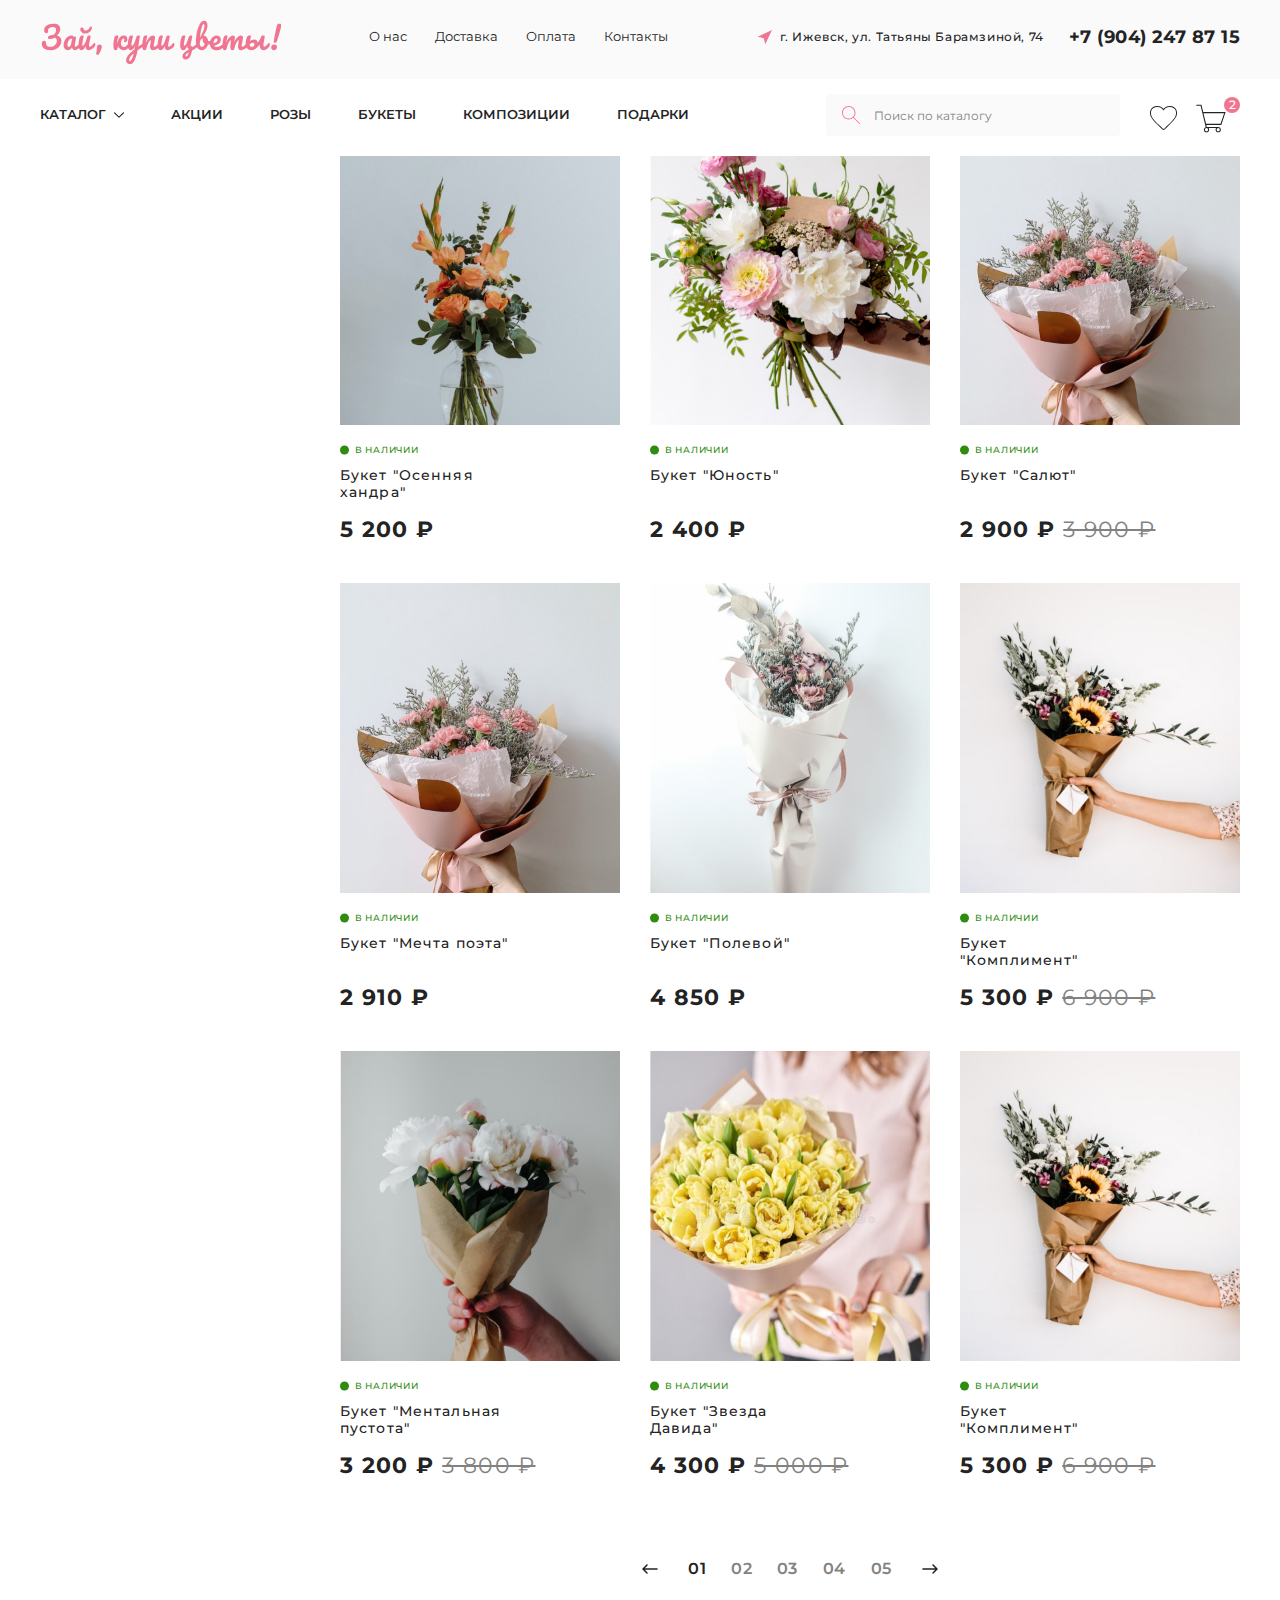
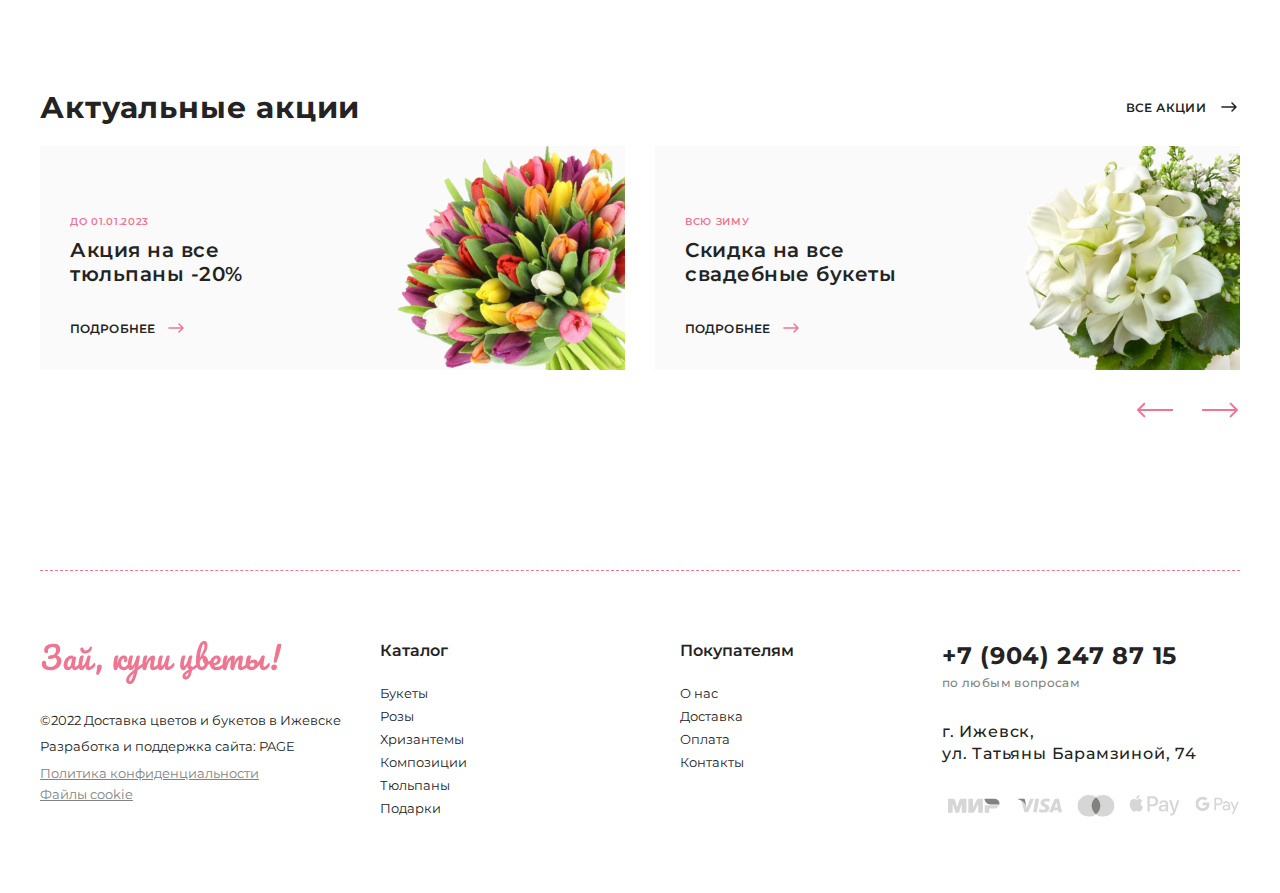
<file: page-catalog.html>
<!DOCTYPE html>
<html lang="ru">

<head>
   <meta charset="UTF-8">
   <meta http-equiv="X-UA-Compatible" content="IE=edge">
   <meta name="viewport" content="width=device-width, initial-scale=1.0">
   <title>Каталог</title>
   <link rel="preconnect" href="https://fonts.googleapis.com">
   <link rel="preconnect" href="https://fonts.gstatic.com" crossorigin>
   <link href="https://fonts.googleapis.com/css2?family=Montserrat:wght@400;500;600;700&display=swap" rel="stylesheet">
   <link rel="stylesheet" href="css/swiper-bundle.min.css">
   <link rel="stylesheet" href="css/style.min.css">
</head>

<body>


   <div class="wrapper">
      <div class="btn__up">&uarr;</div>

      <header class="header">
         <div class="header__top">
            <div class="container">
               <div class="header__top-inner">
                  <a class="logo" href="#">
                     <img class="logo__img" src="images/logo.svg" alt="логотип">
                  </a>
                  <nav class="menu">
                     <ul class="menu__list">
                        <li class="menu__list-item">
                           <a class="menu__list-link" href="#">о нас</a>
                        </li>
                        <li class="menu__list-item">
                           <a class="menu__list-link" href="#">доставка</a>
                        </li>
                        <li class="menu__list-item">
                           <a class="menu__list-link" href="#">оплата</a>
                        </li>
                        <li class="menu__list-item">
                           <a class="menu__list-link" href="#">контакты</a>
                        </li>
                     </ul>
                  </nav>
                  <!-- ============================================================================================ -->
                  <nav class="menu__mobile">
                     <ul class="menu__list-mobile">
                        <li class="menu__list-item-mobile">
                           <div class="bottom-menu-mobile__block">
                              <nav class="bottom-menu__mobile">
                                 <ul class="bottom-menu__list">
                                    <!-- =========================================================== -->
                                    <li class="bottom-menu__list-item bottom-menu__list-item-mobile ">
                                       <button class="bottom-menu__list-btn-mobile bottom-menu__ list-link-bank-mobile">
                                          Каталог #1</button>
                                       <svg class="mobile-menu__arrow" width="9" height="6" viewBox="0 0 9 6"
                                          fill="none" xmlns="http://www.w3.org/2000/svg">
                                          <path
                                             d="M4.5 5.51047C4.36637 5.51047 4.23327 5.45977 4.1313 5.35809L0.152739 1.37954C-0.0509132 1.17564 -0.0509132 0.845785 0.152739 0.642424C0.356392 0.438528 0.686247 0.438528 0.889851 0.642424L4.5 4.25228L8.11015 0.642424C8.3138 0.438528 8.64366 0.438528 8.84726 0.642424C9.05091 0.846076 9.05091 1.17564 8.84726 1.37954L4.86846 5.35809C4.76678 5.45977 4.63339 5.51047 4.5 5.51047Z"
                                             fill="#232324" />
                                       </svg>
                                       <ul class="bottom-sub-menu__list bottom-sub-menu__list-mobile">
                                          <li class="bottom-sub-menu__list-item">
                                             <a class="bottom-sub-menu__list-link" href="#">Пункт №1</a>
                                          </li>
                                          <li class="bottom-sub-menu__list-item">
                                             <a class="bottom-sub-menu__list-link" href="#">Пункт №2</a>
                                          </li>
                                          <li class="bottom-sub-menu__list-item">
                                             <a class="bottom-sub-menu__list-link" href="#">Пункт №3</a>
                                          </li>
                                       </ul>
                                    </li>
                                    <!-- =========================================================== -->
                                    <li class="bottom-menu__list-item bottom-menu__list-item-mobile ">
                                       <button
                                          class="bottom-menu__list-btn-mobile  bottom-menu__ list-link-bank-mobile   ">
                                          Каталог #2</button>
                                       <svg class="mobile-menu__arrow" width="9" height="6" viewBox="0 0 9 6"
                                          fill="none" xmlns="http://www.w3.org/2000/svg">
                                          <path
                                             d="M4.5 5.51047C4.36637 5.51047 4.23327 5.45977 4.1313 5.35809L0.152739 1.37954C-0.0509132 1.17564 -0.0509132 0.845785 0.152739 0.642424C0.356392 0.438528 0.686247 0.438528 0.889851 0.642424L4.5 4.25228L8.11015 0.642424C8.3138 0.438528 8.64366 0.438528 8.84726 0.642424C9.05091 0.846076 9.05091 1.17564 8.84726 1.37954L4.86846 5.35809C4.76678 5.45977 4.63339 5.51047 4.5 5.51047Z"
                                             fill="#232324" />
                                       </svg>
                                       <ul class="bottom-sub-menu__list bottom-sub-menu__list-mobile">
                                          <li class="bottom-sub-menu__list-item">
                                             <a class="bottom-sub-menu__list-link" href="#">Пункт №1</a>
                                          </li>
                                          <li class="bottom-sub-menu__list-item">
                                             <a class="bottom-sub-menu__list-link" href="#">Пункт №2</a>
                                          </li>
                                          <li class="bottom-sub-menu__list-item">
                                             <a class="bottom-sub-menu__list-link" href="#">Пункт №3</a>
                                          </li>
                                       </ul>
                                    </li>
                                    <!-- =========================================================== -->
                                    <li class="bottom-menu__list-item bottom-menu__list-item-mobile ">
                                       <button
                                          class="bottom-menu__list-btn-mobile  bottom-menu__ list-link-bank-mobile   ">
                                          Каталог #3</button>
                                       <svg class="mobile-menu__arrow" width="9" height="6" viewBox="0 0 9 6"
                                          fill="none" xmlns="http://www.w3.org/2000/svg">
                                          <path
                                             d="M4.5 5.51047C4.36637 5.51047 4.23327 5.45977 4.1313 5.35809L0.152739 1.37954C-0.0509132 1.17564 -0.0509132 0.845785 0.152739 0.642424C0.356392 0.438528 0.686247 0.438528 0.889851 0.642424L4.5 4.25228L8.11015 0.642424C8.3138 0.438528 8.64366 0.438528 8.84726 0.642424C9.05091 0.846076 9.05091 1.17564 8.84726 1.37954L4.86846 5.35809C4.76678 5.45977 4.63339 5.51047 4.5 5.51047Z"
                                             fill="#232324" />
                                       </svg>
                                       <ul class="bottom-sub-menu__list bottom-sub-menu__list-mobile">
                                          <li class="bottom-sub-menu__list-item">
                                             <a class="bottom-sub-menu__list-link" href="#">Пункт №1</a>
                                          </li>
                                          <li class="bottom-sub-menu__list-item">
                                             <a class="bottom-sub-menu__list-link" href="#">Пункт №2</a>
                                          </li>
                                          <li class="bottom-sub-menu__list-item">
                                             <a class="bottom-sub-menu__list-link" href="#">Пункт №3</a>
                                          </li>
                                       </ul>
                                    </li>
                                    <!-- =========================================================== -->
                                    <li class="bottom-menu__list-item">
                                       <a class="bottom-menu__list-link" href="#">Акции</a>
                                    </li>
                                    <li class="bottom-menu__list-item">
                                       <a class="bottom-menu__list-link" href="#">Розы</a>
                                    </li>
                                    <li class="bottom-menu__list-item">
                                       <a class="bottom-menu__list-link" href="#">Букеты</a>
                                    </li>
                                    <li class="bottom-menu__list-item">
                                       <a class="bottom-menu__list-link" href="#">Композиции</a>
                                    </li>
                                    <li class="bottom-menu__list-item">
                                       <a class="bottom-menu__list-link" href="#">Подарки</a>
                                    </li>
                                 </ul>
                              </nav>
                           </div>
                        </li>
                        <li class="menu__list-item">
                           <a class="menu__list-link" href="#">о нас</a>
                        </li>
                        <li class="menu__list-item">
                           <a class="menu__list-link" href="#">доставка</a>
                        </li>
                        <li class="menu__list-item">
                           <a class="menu__list-link" href="#">оплата</a>
                        </li>
                        <li class="menu__list-item">
                           <a class="menu__list-link" href="#">контакты</a>
                        </li>
                     </ul>
                  </nav>
                  <!-- ============================================================================================ -->
                  <div class="header__contacts">
                     <div class="header__contacts-inner">
                        <img class="location__icon" src="images/icons/location-icon.svg" alt="иконка локации">
                        <address class="header__contacts-address">
                           г. Ижевск, ул. Татьяны Барамзиной, 74
                        </address>
                        <a class="header__contacts-phone" href="tel:79042478715">
                           +7 (904) 247 87 15
                        </a>
                        <a class="header__contacts-phone-mobile" href="tel:79042478715">
                           <svg width="25" height="25" viewBox="0 0 25 25" fill="none"
                              xmlns="http://www.w3.org/2000/svg">
                              <path
                                 d="M24.9828 20.5766C24.9034 19.9758 24.5566 19.4579 24.0315 19.1555L17.8639 15.6045C17.1085 15.1695 16.1502 15.2962 15.5336 15.9127L14.3188 17.1275C13.9955 17.4508 13.4841 17.4794 13.1294 17.194C12.1717 16.4234 11.2287 15.5753 10.3268 14.6732C9.42477 13.7712 8.57668 12.8283 7.80602 11.8706C7.52055 11.5158 7.54911 11.0045 7.87248 10.6811L9.08725 9.46631C9.70376 8.84985 9.83054 7.89166 9.39551 7.13612L5.84444 0.968526C5.54208 0.443375 5.02416 0.0966212 4.42341 0.0171411C3.82262 -0.062501 3.23229 0.137873 2.80379 0.566374L0.973319 2.3969C-0.304247 3.67452 -0.324766 6.01152 0.915545 8.9775C2.10818 11.8294 4.33384 14.9688 7.18243 17.8176C10.0311 20.6662 13.1706 22.8919 16.0225 24.0845C17.4825 24.695 18.7899 25.0001 19.8938 25C21.0324 25 21.9544 24.6754 22.6031 24.0267L24.4336 22.1961C24.8621 21.7676 25.0623 21.1773 24.9828 20.5766ZM17.4598 16.3063L23.6274 19.8574C23.9324 20.033 24.1338 20.3339 24.1799 20.6828C24.2187 20.9756 24.1426 21.2639 23.9701 21.4963L15.7735 16.8183L16.1063 16.4854C16.4644 16.1274 17.0211 16.0538 17.4598 16.3063ZM4.31715 0.820095C4.66612 0.866261 4.96692 1.06766 5.14251 1.37268L8.69358 7.54027C8.94627 7.97908 8.87263 8.53566 8.51459 8.89364L8.20882 9.19941L3.50513 1.02986C3.6974 0.887481 3.92737 0.81016 4.1671 0.81016C4.21683 0.81016 4.26699 0.813454 4.31715 0.820095ZM22.0304 23.4539C21.0154 24.4689 18.9395 24.4264 16.335 23.3372C13.578 22.1843 10.5311 20.0206 7.75521 17.2448C4.97934 14.469 2.81567 11.4219 1.66278 8.66503C0.573543 6.06049 0.531049 3.98461 1.54604 2.96957L2.90492 1.61063L7.61568 9.79254L7.29976 10.1085C6.68341 10.7249 6.62974 11.7007 7.17498 12.3784C7.96379 13.3587 8.83154 14.3235 9.75398 15.2459C10.6765 16.1684 11.6413 17.0362 12.6216 17.825C13.2992 18.3702 14.275 18.3166 14.8915 17.7002L15.1797 17.4119L23.3878 22.0965L22.0304 23.4539Z"
                                 fill="black" />
                           </svg>
                        </a>
                     </div>
                  </div>
                  <button type="button" class="icon-menu"><span></span></button>
               </div>
            </div>
         </div>
         <div class="header__bottom">
            <div class="container">
               <div class="header__bottom-inner">
                  <div class="bottom-menu__block">
                     <nav class="bottom-menu">
                        <ul class="bottom-menu__list">
                           <li class="bottom-menu__list-item bottom-menu__list-item-catalog">
                              <a class="bottom-menu__list-link bottom-menu__list-link-catalog" href="#">Каталог</a>
                              <svg class="menu__arrow arrow" width="9" height="6" viewBox="0 0 9 6" fill="none"
                                 xmlns="http://www.w3.org/2000/svg">
                                 <path
                                    d="M4.5 5.51047C4.36637 5.51047 4.23327 5.45977 4.1313 5.35809L0.152739 1.37954C-0.0509132 1.17564 -0.0509132 0.845785 0.152739 0.642424C0.356392 0.438528 0.686247 0.438528 0.889851 0.642424L4.5 4.25228L8.11015 0.642424C8.3138 0.438528 8.64366 0.438528 8.84726 0.642424C9.05091 0.846076 9.05091 1.17564 8.84726 1.37954L4.86846 5.35809C4.76678 5.45977 4.63339 5.51047 4.5 5.51047Z"
                                    fill="#232324" />
                              </svg>
                              <ul class="bottom-sub-menu__list">
                                 <li class="box-shadow-item">
                                    <ul class="box-shadow-list">
                                       <li class="bottom-sub-menu__list-item">
                                          <a class="bottom-sub-menu__list-link" href="#">Сборны букеты</a>
                                          <svg class="sub-menu__arrow arrow" width="9" height="6" viewBox="0 0 9 6"
                                             fill="none" xmlns="http://www.w3.org/2000/svg">
                                             <path
                                                d="M4.5 5.51047C4.36637 5.51047 4.23327 5.45977 4.1313 5.35809L0.152739 1.37954C-0.0509132 1.17564 -0.0509132 0.845785 0.152739 0.642424C0.356392 0.438528 0.686247 0.438528 0.889851 0.642424L4.5 4.25228L8.11015 0.642424C8.3138 0.438528 8.64366 0.438528 8.84726 0.642424C9.05091 0.846076 9.05091 1.17564 8.84726 1.37954L4.86846 5.35809C4.76678 5.45977 4.63339 5.51047 4.5 5.51047Z"
                                                fill="#232324" />
                                          </svg>
                                          <ul class="bottom-sub-sub-menu__list">
                                             <li class="box-shadow-item">
                                                <ul class="box-shadow-list">
                                                   <li class="bottom-sub-sub-menu__list-item">
                                                      <a class="bottom-sub-sub-menu__list-link" href="#">оформление
                                                         свадеб</a>
                                                      <svg class="sub-sub-menu__arrow arrow" width="9" height="6"
                                                         viewBox="0 0 9 6" fill="none"
                                                         xmlns="http://www.w3.org/2000/svg">
                                                         <path
                                                            d="M4.5 5.51047C4.36637 5.51047 4.23327 5.45977 4.1313 5.35809L0.152739 1.37954C-0.0509132 1.17564 -0.0509132 0.845785 0.152739 0.642424C0.356392 0.438528 0.686247 0.438528 0.889851 0.642424L4.5 4.25228L8.11015 0.642424C8.3138 0.438528 8.64366 0.438528 8.84726 0.642424C9.05091 0.846076 9.05091 1.17564 8.84726 1.37954L4.86846 5.35809C4.76678 5.45977 4.63339 5.51047 4.5 5.51047Z"
                                                            fill="#232324" />
                                                      </svg>
                                                      <ul class="bottom-sub-sub-sub-menu__list">
                                                         <li class="box-shadow-item">
                                                            <ul class="box-shadow-list">
                                                               <li class="bottom-sub-sub-sub-menu__list-item">
                                                                  <a class="bottom-sub-sub-sub-menu__list-link"
                                                                     href="#">композиции на президиум</a>
                                                               </li>
                                                               <li class="bottom-sub-sub-sub-menu__list-item">
                                                                  <a class="bottom-sub-sub-sub-menu__list-link"
                                                                     href="#">композиции на столы гостей</a>
                                                               </li>
                                                            </ul>
                                                         </li>
                                                      </ul>
                                                   </li>
                                                   <li class="bottom-sub-sub-menu__list-item">
                                                      <a class="bottom-sub-sub-menu__list-link" href="#">для девушки</a>
                                                   </li>
                                                   <li class="bottom-sub-sub-menu__list-item">
                                                      <a class="bottom-sub-sub-menu__list-link" href="#">для невесты</a>
                                                   </li>
                                                </ul>
                                             </li>
                                          </ul>
                                       </li>
                                       <li class="bottom-sub-menu__list-item">
                                          <a class="bottom-sub-menu__list-link" href="#">монобукеты</a>
                                       </li>
                                       <li class="bottom-sub-menu__list-item">
                                          <a class="bottom-sub-menu__list-link" href="#">розы</a>
                                       </li>
                                       <li class="bottom-sub-menu__list-item">
                                          <a class="bottom-sub-menu__list-link" href="#">свадебные</a>
                                       </li>
                                    </ul>
                                 </li>
                              </ul>
                           </li>
                           <li class="bottom-menu__list-item">
                              <a class="bottom-menu__list-link" href="#">Акции</a>
                           </li>
                           <li class="bottom-menu__list-item">
                              <a class="bottom-menu__list-link" href="#">Розы</a>
                           </li>
                           <li class="bottom-menu__list-item">
                              <a class="bottom-menu__list-link" href="#">Букеты</a>
                           </li>
                           <li class="bottom-menu__list-item">
                              <a class="bottom-menu__list-link" href="#">Композиции</a>
                           </li>
                           <li class="bottom-menu__list-item">
                              <a class="bottom-menu__list-link" href="#">Подарки</a>
                           </li>
                        </ul>
                     </nav>
                  </div>
                  <div class="bottom-actions__block">
                     <div class="header__search" data-da=".bottom-menu-mobile__block,525,first">
                        <form class="header__search-form" action="#">
                           <button class="search-header__btn" type="submit">
                              <img class="search-header__icon" src="images/icons/search-icon.svg" alt="иконка поиска">
                           </button>
                           <input class="search-header__input" autocomplete="off" type="text"
                              placeholder="Поиск по каталогу">
                        </form>
                     </div>
                     <div class="user-actions__box" data-da=".header__contacts,525,last">
                        <div class="header__favorites">
                           <a class="favorites__link" href="#">
                              <svg class="favorites__img" width="27" height="24" viewBox="0 0 27 24" fill="none"
                                 xmlns="http://www.w3.org/2000/svg">
                                 <path
                                    d="M25.7299 2.74562C24.5731 1.22668 22.7537 0.3534 20.1647 0.0756663C19.955 0.0543733 19.7339 0.0411478 19.5063 0.0411478C17.2108 0.0411478 14.9231 1.11796 13.4998 2.82894C12.075 1.11783 9.78943 0.0410156 7.49481 0.0410156C7.2672 0.0410156 7.04753 0.0538443 6.83354 0.075534C4.24823 0.3534 2.42973 1.22668 1.27211 2.74509C0.124803 4.25067 -0.24908 6.29123 0.161173 8.81067C0.760814 12.4661 5.49354 16.9163 9.29572 20.4936L9.38288 20.5755C10.4417 21.5723 11.3566 22.4338 11.9526 23.0746C12.033 23.165 12.7591 23.9596 13.5538 23.9596C14.3537 23.9596 15.0637 23.1526 15.1285 23.075C15.7619 22.3887 16.7899 21.415 17.8042 20.4561C21.5638 16.8892 26.2439 12.4499 26.837 8.80908C27.2497 6.29162 26.8776 4.25213 25.7299 2.74562ZM25.8808 8.65302C25.3403 11.9723 20.7922 16.2871 17.1187 19.7709C16.1129 20.7232 15.0721 21.7072 14.4038 22.4323C14.2377 22.6278 13.8188 22.9914 13.5537 22.9914C13.2967 22.9914 12.8782 22.6572 12.6699 22.4244C12.0437 21.7514 11.1185 20.8795 10.0463 19.8704L9.95911 19.7881C6.26299 16.3115 1.66319 11.9849 1.11605 8.65421C0.75116 6.40827 1.06209 4.61781 2.04236 3.33177C3.02871 2.03673 4.63045 1.28659 6.93366 1.03848C7.11445 1.02049 7.3 1.00912 7.49455 1.00912C9.70637 1.00912 11.9063 2.14558 13.0982 3.90536L13.4996 4.49561L13.9004 3.90536C15.0923 2.14558 17.2927 1.00912 19.5064 1.00912C19.7 1.00912 19.8869 1.02049 20.0644 1.03848C22.3709 1.28606 23.9721 2.03621 24.9599 3.33217C25.939 4.619 26.2495 6.40906 25.8808 8.65302Z"
                                    fill="#232324" />
                              </svg>
                           </a>
                        </div>
                        <div class="header__basket">
                           <a class="basket__link" href="#">
                              <svg class="basket__img" width="30" height="29" viewBox="0 0 30 29" fill="none"
                                 xmlns="http://www.w3.org/2000/svg">
                                 <path
                                    d="M29.6219 8.1017H7.21491L5.40591 0.637695H0.378906V1.7037H4.56691L9.76491 23.1467C8.65691 23.4697 7.84191 24.4807 7.84191 25.6937C7.84191 27.1657 9.03491 28.3597 10.5079 28.3597C11.9809 28.3597 13.1739 27.1657 13.1739 25.6937C13.1739 25.0907 12.9659 24.5407 12.6289 24.0947H20.1159C19.7789 24.5407 19.5709 25.0917 19.5709 25.6937C19.5709 27.1657 20.7639 28.3597 22.2359 28.3597C23.7079 28.3597 24.9019 27.1657 24.9019 25.6937C24.9019 24.2207 23.7089 23.0287 22.2359 23.0277H10.8329L10.3159 20.8947H25.2839L29.6209 8.0997L29.6219 8.1017ZM12.1069 25.6957C12.1069 26.5777 11.3899 27.2947 10.5079 27.2947C9.62591 27.2947 8.90891 26.5777 8.90891 25.6957C8.90891 24.8137 9.62591 24.0967 10.5079 24.0967C11.3899 24.0967 12.1069 24.8147 12.1069 25.6957ZM23.8359 25.6957C23.8359 26.5777 23.1179 27.2947 22.2359 27.2947C21.3539 27.2947 20.6369 26.5777 20.6369 25.6957C20.6369 24.8137 21.3539 24.0967 22.2359 24.0967C23.1179 24.0967 23.8359 24.8147 23.8359 25.6957ZM10.0579 19.8307L7.47291 9.1687H28.1349L24.5199 19.8307H10.0579Z"
                                    fill="#232324" />
                              </svg>
                              <span class="basket__num">2</span>
                           </a>
                        </div>
                     </div>
                  </div>
               </div>
            </div>
         </div>
      </header>

      <div class="breadcrumbs">
         <div class="container-big">
            <div class="container">
               <div class="breadcrumbs__body">
                  <div class="breadcrumbs__inner">
                     <ul class="breadcrumbs__list mobile-overflow ">
                        <li class="breadcrumbs__list-item">
                           <a class="breadcrumbs__list-item-link breadcrumbs__list-item-link--great "
                              href="index.html">Доставка цветов в Ижевске</a>
                        </li>
                        <li class="breadcrumbs__list-item">
                           <span class="breadcrumbs__list-item-link--color">Каталог</span>
                        </li>
                        <li class="breadcrumbs__list-item">
                           <span class="breadcrumbs__list-item-link--color">Букеты</span>
                        </li>
                     </ul>
                  </div>
               </div>
            </div>
         </div>
      </div>

      <main class="main">

         <section class="classic-bouquets">
            <div class="container">
               <div class="section-title__block">
                  <div class="title__block-inner">
                     <h2 class="section__title">Классичесике букеты в Ижевске</h2>
                     <a class="section__title-link classic-bouquets__title-link" href="#">
                        <svg class="classic-bouquets__title-icon" width="16" height="15" viewBox="0 0 16 15" fill="none"
                           xmlns="http://www.w3.org/2000/svg">
                           <path
                              d="M8.64987 4.60833C8.4082 4.85 8.0082 4.85 7.76654 4.60833L5.29154 2.13333V10.2083C5.29154 10.55 5.0082 10.8333 4.66654 10.8333C4.32487 10.8333 4.04154 10.55 4.04154 10.2083V2.13333L1.56654 4.60833C1.44154 4.73333 1.2832 4.79167 1.12487 4.79167C0.966536 4.79167 0.808203 4.73333 0.683203 4.60833C0.441536 4.36667 0.441536 3.96667 0.683203 3.725L4.22487 0.183333C4.3082 0.1 4.41654 0.0416666 4.54154 0.0166667C4.5832 0.00833332 4.62487 0 4.66654 0C4.7082 0 4.74987 0.00833332 4.79154 0.0166667C4.91654 0.0416666 5.02487 0.1 5.1082 0.183333L8.64987 3.725C8.89154 3.96667 8.89154 4.36667 8.64987 4.60833Z"
                              fill="#F07591" />
                           <path
                              d="M15.3159 11.2753L11.7742 14.817C11.7159 14.8753 11.6492 14.917 11.5742 14.9503C11.4992 14.9837 11.4159 15.0003 11.3326 15.0003C11.2492 15.0003 11.1659 14.9837 11.0909 14.9503C11.0159 14.917 10.9492 14.8753 10.8909 14.817L7.34922 11.2753C7.10755 11.0337 7.10755 10.6337 7.34922 10.392C7.59089 10.1503 7.99088 10.1503 8.23255 10.392L10.7076 12.867V4.79199C10.7076 4.45033 10.9909 4.16699 11.3326 4.16699C11.6742 4.16699 11.9576 4.45033 11.9576 4.79199V12.867L14.4326 10.392C14.6742 10.1503 15.0742 10.1503 15.3159 10.392C15.5576 10.6337 15.5576 11.0337 15.3159 11.2753Z"
                              fill="#F07591" />
                        </svg>
                        По полуярности
                     </a>
                  </div>
               </div>
               <div class="classic-bouquets__inner">

                  <aside class="classic-bouquets__aside aside-filter"></aside>
                  <div class="classic-bouquets__cards">
                     <div class="classic-bouquets__cards-inner">
                        <div class="exemple__items classic-bouquets__items">

                           <div class="exemple__item classic-bouquets__item">
                              <div class="exemple__item-block">
                                 <a class="item-block__pictures" href="#">
                                    <img class="item-block__images" src="images/delivery/delivery-05.jpg" alt="">
                                 </a>
                                 <div class="item-block__body classic-bouquets-block__body">
                                    <p class="item-block__sub-title">в наличии</p>
                                    <a class="item-block__title" href="#">Букет "Осенняя хандра"</a>
                                    <div class="item-block__text">
                                       <div class="item-price__block">
                                          <div class="item-price__inner">
                                             <p class="item-price__new">5 200 ₽</p>
                                          </div>
                                          <div class="item-price__btn-box">
                                             <button class="item-price__btn">
                                                <svg class="card-basket__img" width="19" height="19" viewBox="0 0 19 19"
                                                   fill="none" xmlns="http://www.w3.org/2000/svg">
                                                   <path
                                                      d="M18.2895 16.1375L16.6295 6.6375C16.4895 5.7975 15.7595 5.1875 14.9095 5.1875H13.4995V4.1875C13.4995 1.9775 11.7095 0.1875 9.4995 0.1875C7.2895 0.1875 5.4995 1.9775 5.4995 4.1875V5.1875H4.0895C3.2395 5.1875 2.5095 5.7975 2.3695 6.6375L0.709502 16.1375C0.629502 16.6475 0.769502 17.1675 1.0995 17.5675C1.4295 17.9575 1.9195 18.1875 2.4395 18.1875H16.5595C17.0795 18.1875 17.5695 17.9575 17.8995 17.5675C18.2295 17.1675 18.3695 16.6475 18.2895 16.1375ZM6.9995 4.1875C6.9995 2.8075 8.1195 1.6875 9.4995 1.6875C10.8795 1.6875 11.9995 2.8075 11.9995 4.1875V5.1875H6.9995V4.1875ZM16.7495 16.5975C16.7195 16.6275 16.6595 16.6875 16.5595 16.6875H2.4395C2.3395 16.6875 2.2795 16.6275 2.2495 16.5975C2.2195 16.5675 2.1695 16.4975 2.1895 16.3975L3.8395 6.8975C3.8695 6.7775 3.9695 6.6875 4.0895 6.6875H5.4995V9.4375C5.4995 9.8475 5.8395 10.1875 6.2495 10.1875C6.6595 10.1875 6.9995 9.8475 6.9995 9.4375V6.6875H11.9995V9.4375C11.9995 9.8475 12.3395 10.1875 12.7495 10.1875C13.1595 10.1875 13.4995 9.8475 13.4995 9.4375V6.6875H14.9095C15.0295 6.6875 15.1295 6.7775 15.1495 6.8975L16.8095 16.3975C16.8195 16.4975 16.7795 16.5675 16.7495 16.5975Z"
                                                      fill="white" />
                                                </svg>
                                                В корзину
                                             </button>
                                          </div>
                                       </div>
                                    </div>
                                 </div>
                              </div>
                           </div>

                           <div class="exemple__item classic-bouquets__item">
                              <div class="exemple__item-block">
                                 <a class="item-block__pictures" href="#">
                                    <img class="item-block__images" src="images/delivery/delivery-06.jpg" alt="">
                                 </a>
                                 <div class="item-block__body classic-bouquets-block__body">
                                    <p class="item-block__sub-title">в наличии</p>
                                    <a class="item-block__title" href="#">Букет "Юность"</a>
                                    <div class="item-block__text">
                                       <div class="item-price__block">
                                          <div class="item-price__inner">
                                             <p class="item-price__new">2 400 ₽</p>
                                          </div>
                                          <div class="item-price__btn-box">
                                             <button class="item-price__btn">
                                                <svg class="card-basket__img" width="19" height="19" viewBox="0 0 19 19"
                                                   fill="none" xmlns="http://www.w3.org/2000/svg">
                                                   <path
                                                      d="M18.2895 16.1375L16.6295 6.6375C16.4895 5.7975 15.7595 5.1875 14.9095 5.1875H13.4995V4.1875C13.4995 1.9775 11.7095 0.1875 9.4995 0.1875C7.2895 0.1875 5.4995 1.9775 5.4995 4.1875V5.1875H4.0895C3.2395 5.1875 2.5095 5.7975 2.3695 6.6375L0.709502 16.1375C0.629502 16.6475 0.769502 17.1675 1.0995 17.5675C1.4295 17.9575 1.9195 18.1875 2.4395 18.1875H16.5595C17.0795 18.1875 17.5695 17.9575 17.8995 17.5675C18.2295 17.1675 18.3695 16.6475 18.2895 16.1375ZM6.9995 4.1875C6.9995 2.8075 8.1195 1.6875 9.4995 1.6875C10.8795 1.6875 11.9995 2.8075 11.9995 4.1875V5.1875H6.9995V4.1875ZM16.7495 16.5975C16.7195 16.6275 16.6595 16.6875 16.5595 16.6875H2.4395C2.3395 16.6875 2.2795 16.6275 2.2495 16.5975C2.2195 16.5675 2.1695 16.4975 2.1895 16.3975L3.8395 6.8975C3.8695 6.7775 3.9695 6.6875 4.0895 6.6875H5.4995V9.4375C5.4995 9.8475 5.8395 10.1875 6.2495 10.1875C6.6595 10.1875 6.9995 9.8475 6.9995 9.4375V6.6875H11.9995V9.4375C11.9995 9.8475 12.3395 10.1875 12.7495 10.1875C13.1595 10.1875 13.4995 9.8475 13.4995 9.4375V6.6875H14.9095C15.0295 6.6875 15.1295 6.7775 15.1495 6.8975L16.8095 16.3975C16.8195 16.4975 16.7795 16.5675 16.7495 16.5975Z"
                                                      fill="white" />
                                                </svg>
                                                В корзину
                                             </button>
                                          </div>
                                       </div>
                                    </div>
                                 </div>
                              </div>
                           </div>

                           <div class="exemple__item classic-bouquets__item">
                              <div class="exemple__item-block">
                                 <a class="item-block__pictures" href="#">
                                    <img class="item-block__images" src="images/delivery/delivery-08.jpg" alt="">
                                 </a>
                                 <div class="item-block__body classic-bouquets-block__body">
                                    <p class="item-block__sub-title">в наличии</p>
                                    <a class="item-block__title" href="#">Букет "Салют"</a>
                                    <div class="item-block__text">
                                       <div class="item-price__block">
                                          <div class="item-price__inner">
                                             <p class="item-price__new">2 900 ₽</p>
                                             <p class="item-price__old">3 900 ₽</p>
                                          </div>
                                          <div class="item-price__btn-box">
                                             <button class="item-price__btn">
                                                <svg class="card-basket__img" width="19" height="19" viewBox="0 0 19 19"
                                                   fill="none" xmlns="http://www.w3.org/2000/svg">
                                                   <path
                                                      d="M18.2895 16.1375L16.6295 6.6375C16.4895 5.7975 15.7595 5.1875 14.9095 5.1875H13.4995V4.1875C13.4995 1.9775 11.7095 0.1875 9.4995 0.1875C7.2895 0.1875 5.4995 1.9775 5.4995 4.1875V5.1875H4.0895C3.2395 5.1875 2.5095 5.7975 2.3695 6.6375L0.709502 16.1375C0.629502 16.6475 0.769502 17.1675 1.0995 17.5675C1.4295 17.9575 1.9195 18.1875 2.4395 18.1875H16.5595C17.0795 18.1875 17.5695 17.9575 17.8995 17.5675C18.2295 17.1675 18.3695 16.6475 18.2895 16.1375ZM6.9995 4.1875C6.9995 2.8075 8.1195 1.6875 9.4995 1.6875C10.8795 1.6875 11.9995 2.8075 11.9995 4.1875V5.1875H6.9995V4.1875ZM16.7495 16.5975C16.7195 16.6275 16.6595 16.6875 16.5595 16.6875H2.4395C2.3395 16.6875 2.2795 16.6275 2.2495 16.5975C2.2195 16.5675 2.1695 16.4975 2.1895 16.3975L3.8395 6.8975C3.8695 6.7775 3.9695 6.6875 4.0895 6.6875H5.4995V9.4375C5.4995 9.8475 5.8395 10.1875 6.2495 10.1875C6.6595 10.1875 6.9995 9.8475 6.9995 9.4375V6.6875H11.9995V9.4375C11.9995 9.8475 12.3395 10.1875 12.7495 10.1875C13.1595 10.1875 13.4995 9.8475 13.4995 9.4375V6.6875H14.9095C15.0295 6.6875 15.1295 6.7775 15.1495 6.8975L16.8095 16.3975C16.8195 16.4975 16.7795 16.5675 16.7495 16.5975Z"
                                                      fill="white" />
                                                </svg>
                                                В корзину
                                             </button>
                                          </div>
                                       </div>
                                    </div>
                                 </div>
                              </div>
                           </div>

                           <div class="exemple__item classic-bouquets__item">
                              <div class="exemple__item-block">
                                 <a class="item-block__pictures" href="#">
                                    <img class="item-block__images" src="images/delivery/delivery-01.jpg" alt="">
                                 </a>
                                 <div class="item-block__body classic-bouquets-block__body">
                                    <p class="item-block__sub-title">в наличии</p>
                                    <a class="item-block__title" href="#">Букет "Мечта поэта"</a>
                                    <div class="item-block__text">
                                       <div class="item-price__block">
                                          <div class="item-price__inner">
                                             <p class="item-price__new">2 910 ₽</p>
                                          </div>
                                          <div class="item-price__btn-box">
                                             <button class="item-price__btn">
                                                <svg class="card-basket__img" width="19" height="19" viewBox="0 0 19 19"
                                                   fill="none" xmlns="http://www.w3.org/2000/svg">
                                                   <path
                                                      d="M18.2895 16.1375L16.6295 6.6375C16.4895 5.7975 15.7595 5.1875 14.9095 5.1875H13.4995V4.1875C13.4995 1.9775 11.7095 0.1875 9.4995 0.1875C7.2895 0.1875 5.4995 1.9775 5.4995 4.1875V5.1875H4.0895C3.2395 5.1875 2.5095 5.7975 2.3695 6.6375L0.709502 16.1375C0.629502 16.6475 0.769502 17.1675 1.0995 17.5675C1.4295 17.9575 1.9195 18.1875 2.4395 18.1875H16.5595C17.0795 18.1875 17.5695 17.9575 17.8995 17.5675C18.2295 17.1675 18.3695 16.6475 18.2895 16.1375ZM6.9995 4.1875C6.9995 2.8075 8.1195 1.6875 9.4995 1.6875C10.8795 1.6875 11.9995 2.8075 11.9995 4.1875V5.1875H6.9995V4.1875ZM16.7495 16.5975C16.7195 16.6275 16.6595 16.6875 16.5595 16.6875H2.4395C2.3395 16.6875 2.2795 16.6275 2.2495 16.5975C2.2195 16.5675 2.1695 16.4975 2.1895 16.3975L3.8395 6.8975C3.8695 6.7775 3.9695 6.6875 4.0895 6.6875H5.4995V9.4375C5.4995 9.8475 5.8395 10.1875 6.2495 10.1875C6.6595 10.1875 6.9995 9.8475 6.9995 9.4375V6.6875H11.9995V9.4375C11.9995 9.8475 12.3395 10.1875 12.7495 10.1875C13.1595 10.1875 13.4995 9.8475 13.4995 9.4375V6.6875H14.9095C15.0295 6.6875 15.1295 6.7775 15.1495 6.8975L16.8095 16.3975C16.8195 16.4975 16.7795 16.5675 16.7495 16.5975Z"
                                                      fill="white" />
                                                </svg>
                                                В корзину
                                             </button>
                                          </div>
                                       </div>
                                    </div>
                                 </div>
                              </div>
                           </div>

                           <div class="exemple__item classic-bouquets__item">
                              <div class="exemple__item-block">
                                 <a class="item-block__pictures" href="#">
                                    <img class="item-block__images" src="images/delivery/delivery-03.jpg" alt="">
                                 </a>
                                 <div class="item-block__body classic-bouquets-block__body">
                                    <p class="item-block__sub-title">в наличии</p>
                                    <a class="item-block__title" href="#">Букет "Полевой"</a>
                                    <div class="item-block__text">
                                       <div class="item-price__block">
                                          <div class="item-price__inner">
                                             <p class="item-price__new">4 850 ₽</p>
                                          </div>
                                          <div class="item-price__btn-box">
                                             <button class="item-price__btn">
                                                <svg class="card-basket__img" width="19" height="19" viewBox="0 0 19 19"
                                                   fill="none" xmlns="http://www.w3.org/2000/svg">
                                                   <path
                                                      d="M18.2895 16.1375L16.6295 6.6375C16.4895 5.7975 15.7595 5.1875 14.9095 5.1875H13.4995V4.1875C13.4995 1.9775 11.7095 0.1875 9.4995 0.1875C7.2895 0.1875 5.4995 1.9775 5.4995 4.1875V5.1875H4.0895C3.2395 5.1875 2.5095 5.7975 2.3695 6.6375L0.709502 16.1375C0.629502 16.6475 0.769502 17.1675 1.0995 17.5675C1.4295 17.9575 1.9195 18.1875 2.4395 18.1875H16.5595C17.0795 18.1875 17.5695 17.9575 17.8995 17.5675C18.2295 17.1675 18.3695 16.6475 18.2895 16.1375ZM6.9995 4.1875C6.9995 2.8075 8.1195 1.6875 9.4995 1.6875C10.8795 1.6875 11.9995 2.8075 11.9995 4.1875V5.1875H6.9995V4.1875ZM16.7495 16.5975C16.7195 16.6275 16.6595 16.6875 16.5595 16.6875H2.4395C2.3395 16.6875 2.2795 16.6275 2.2495 16.5975C2.2195 16.5675 2.1695 16.4975 2.1895 16.3975L3.8395 6.8975C3.8695 6.7775 3.9695 6.6875 4.0895 6.6875H5.4995V9.4375C5.4995 9.8475 5.8395 10.1875 6.2495 10.1875C6.6595 10.1875 6.9995 9.8475 6.9995 9.4375V6.6875H11.9995V9.4375C11.9995 9.8475 12.3395 10.1875 12.7495 10.1875C13.1595 10.1875 13.4995 9.8475 13.4995 9.4375V6.6875H14.9095C15.0295 6.6875 15.1295 6.7775 15.1495 6.8975L16.8095 16.3975C16.8195 16.4975 16.7795 16.5675 16.7495 16.5975Z"
                                                      fill="white" />
                                                </svg>
                                                В корзину
                                             </button>
                                          </div>
                                       </div>
                                    </div>
                                 </div>
                              </div>
                           </div>

                           <div class="exemple__item classic-bouquets__item">
                              <div class="exemple__item-block">
                                 <a class="item-block__pictures" href="#">
                                    <img class="item-block__images" src="images/delivery/delivery-04.jpg" alt="">
                                 </a>
                                 <div class="item-block__body classic-bouquets-block__body">
                                    <p class="item-block__sub-title">в наличии</p>
                                    <a class="item-block__title" href="#">Букет "Комплимент"</a>
                                    <div class="item-block__text">
                                       <div class="item-price__block">
                                          <div class="item-price__inner">
                                             <p class="item-price__new">5 300 ₽</p>
                                             <p class="item-price__old">6 900 ₽</p>
                                          </div>
                                          <div class="item-price__btn-box">
                                             <button class="item-price__btn">
                                                <svg class="card-basket__img" width="19" height="19" viewBox="0 0 19 19"
                                                   fill="none" xmlns="http://www.w3.org/2000/svg">
                                                   <path
                                                      d="M18.2895 16.1375L16.6295 6.6375C16.4895 5.7975 15.7595 5.1875 14.9095 5.1875H13.4995V4.1875C13.4995 1.9775 11.7095 0.1875 9.4995 0.1875C7.2895 0.1875 5.4995 1.9775 5.4995 4.1875V5.1875H4.0895C3.2395 5.1875 2.5095 5.7975 2.3695 6.6375L0.709502 16.1375C0.629502 16.6475 0.769502 17.1675 1.0995 17.5675C1.4295 17.9575 1.9195 18.1875 2.4395 18.1875H16.5595C17.0795 18.1875 17.5695 17.9575 17.8995 17.5675C18.2295 17.1675 18.3695 16.6475 18.2895 16.1375ZM6.9995 4.1875C6.9995 2.8075 8.1195 1.6875 9.4995 1.6875C10.8795 1.6875 11.9995 2.8075 11.9995 4.1875V5.1875H6.9995V4.1875ZM16.7495 16.5975C16.7195 16.6275 16.6595 16.6875 16.5595 16.6875H2.4395C2.3395 16.6875 2.2795 16.6275 2.2495 16.5975C2.2195 16.5675 2.1695 16.4975 2.1895 16.3975L3.8395 6.8975C3.8695 6.7775 3.9695 6.6875 4.0895 6.6875H5.4995V9.4375C5.4995 9.8475 5.8395 10.1875 6.2495 10.1875C6.6595 10.1875 6.9995 9.8475 6.9995 9.4375V6.6875H11.9995V9.4375C11.9995 9.8475 12.3395 10.1875 12.7495 10.1875C13.1595 10.1875 13.4995 9.8475 13.4995 9.4375V6.6875H14.9095C15.0295 6.6875 15.1295 6.7775 15.1495 6.8975L16.8095 16.3975C16.8195 16.4975 16.7795 16.5675 16.7495 16.5975Z"
                                                      fill="white" />
                                                </svg>
                                                В корзину
                                             </button>
                                          </div>
                                       </div>
                                    </div>
                                 </div>
                              </div>
                           </div>

                           <div class="exemple__item classic-bouquets__item">
                              <div class="exemple__item-block">
                                 <a class="item-block__pictures" href="#">
                                    <img class="item-block__images" src="images/delivery/delivery-02.jpg" alt="">
                                 </a>
                                 <div class="item-block__body classic-bouquets-block__body">
                                    <p class="item-block__sub-title">в наличии</p>
                                    <a class="item-block__title" href="#">Букет "Ментальная пустота"</a>
                                    <div class="item-block__text">
                                       <div class="item-price__block">
                                          <div class="item-price__inner">
                                             <p class="item-price__new">3 200 ₽ </p>
                                             <p class="item-price__old">3 800 ₽</p>
                                          </div>
                                          <div class="item-price__btn-box">
                                             <button class="item-price__btn">
                                                <svg class="card-basket__img" width="19" height="19" viewBox="0 0 19 19"
                                                   fill="none" xmlns="http://www.w3.org/2000/svg">
                                                   <path
                                                      d="M18.2895 16.1375L16.6295 6.6375C16.4895 5.7975 15.7595 5.1875 14.9095 5.1875H13.4995V4.1875C13.4995 1.9775 11.7095 0.1875 9.4995 0.1875C7.2895 0.1875 5.4995 1.9775 5.4995 4.1875V5.1875H4.0895C3.2395 5.1875 2.5095 5.7975 2.3695 6.6375L0.709502 16.1375C0.629502 16.6475 0.769502 17.1675 1.0995 17.5675C1.4295 17.9575 1.9195 18.1875 2.4395 18.1875H16.5595C17.0795 18.1875 17.5695 17.9575 17.8995 17.5675C18.2295 17.1675 18.3695 16.6475 18.2895 16.1375ZM6.9995 4.1875C6.9995 2.8075 8.1195 1.6875 9.4995 1.6875C10.8795 1.6875 11.9995 2.8075 11.9995 4.1875V5.1875H6.9995V4.1875ZM16.7495 16.5975C16.7195 16.6275 16.6595 16.6875 16.5595 16.6875H2.4395C2.3395 16.6875 2.2795 16.6275 2.2495 16.5975C2.2195 16.5675 2.1695 16.4975 2.1895 16.3975L3.8395 6.8975C3.8695 6.7775 3.9695 6.6875 4.0895 6.6875H5.4995V9.4375C5.4995 9.8475 5.8395 10.1875 6.2495 10.1875C6.6595 10.1875 6.9995 9.8475 6.9995 9.4375V6.6875H11.9995V9.4375C11.9995 9.8475 12.3395 10.1875 12.7495 10.1875C13.1595 10.1875 13.4995 9.8475 13.4995 9.4375V6.6875H14.9095C15.0295 6.6875 15.1295 6.7775 15.1495 6.8975L16.8095 16.3975C16.8195 16.4975 16.7795 16.5675 16.7495 16.5975Z"
                                                      fill="white" />
                                                </svg>
                                                В корзину
                                             </button>
                                          </div>
                                       </div>
                                    </div>
                                 </div>
                              </div>
                           </div>

                           <div class="exemple__item classic-bouquets__item">
                              <div class="exemple__item-block">
                                 <a class="item-block__pictures" href="#">
                                    <img class="item-block__images" src="images/delivery/delivery-07.jpg" alt="">
                                 </a>
                                 <div class="item-block__body classic-bouquets-block__body">
                                    <p class="item-block__sub-title">в наличии</p>
                                    <a class="item-block__title" href="#">Букет "Звезда Давида"</a>
                                    <div class="item-block__text">
                                       <div class="item-price__block">
                                          <div class="item-price__inner">
                                             <p class="item-price__new">4 300 ₽</p>
                                             <p class="item-price__old">5 000 ₽</p>
                                          </div>
                                          <div class="item-price__btn-box">
                                             <button class="item-price__btn">
                                                <svg class="card-basket__img" width="19" height="19" viewBox="0 0 19 19"
                                                   fill="none" xmlns="http://www.w3.org/2000/svg">
                                                   <path
                                                      d="M18.2895 16.1375L16.6295 6.6375C16.4895 5.7975 15.7595 5.1875 14.9095 5.1875H13.4995V4.1875C13.4995 1.9775 11.7095 0.1875 9.4995 0.1875C7.2895 0.1875 5.4995 1.9775 5.4995 4.1875V5.1875H4.0895C3.2395 5.1875 2.5095 5.7975 2.3695 6.6375L0.709502 16.1375C0.629502 16.6475 0.769502 17.1675 1.0995 17.5675C1.4295 17.9575 1.9195 18.1875 2.4395 18.1875H16.5595C17.0795 18.1875 17.5695 17.9575 17.8995 17.5675C18.2295 17.1675 18.3695 16.6475 18.2895 16.1375ZM6.9995 4.1875C6.9995 2.8075 8.1195 1.6875 9.4995 1.6875C10.8795 1.6875 11.9995 2.8075 11.9995 4.1875V5.1875H6.9995V4.1875ZM16.7495 16.5975C16.7195 16.6275 16.6595 16.6875 16.5595 16.6875H2.4395C2.3395 16.6875 2.2795 16.6275 2.2495 16.5975C2.2195 16.5675 2.1695 16.4975 2.1895 16.3975L3.8395 6.8975C3.8695 6.7775 3.9695 6.6875 4.0895 6.6875H5.4995V9.4375C5.4995 9.8475 5.8395 10.1875 6.2495 10.1875C6.6595 10.1875 6.9995 9.8475 6.9995 9.4375V6.6875H11.9995V9.4375C11.9995 9.8475 12.3395 10.1875 12.7495 10.1875C13.1595 10.1875 13.4995 9.8475 13.4995 9.4375V6.6875H14.9095C15.0295 6.6875 15.1295 6.7775 15.1495 6.8975L16.8095 16.3975C16.8195 16.4975 16.7795 16.5675 16.7495 16.5975Z"
                                                      fill="white" />
                                                </svg>
                                                В корзину
                                             </button>
                                          </div>
                                       </div>
                                    </div>
                                 </div>
                              </div>
                           </div>

                           <div class="exemple__item classic-bouquets__item">
                              <div class="exemple__item-block">
                                 <a class="item-block__pictures" href="#">
                                    <img class="item-block__images" src="images/delivery/delivery-04.jpg" alt="">
                                 </a>
                                 <div class="item-block__body classic-bouquets-block__body">
                                    <p class="item-block__sub-title">в наличии</p>
                                    <a class="item-block__title" href="#">Букет "Комплимент"</a>
                                    <div class="item-block__text">
                                       <div class="item-price__block">
                                          <div class="item-price__inner">
                                             <p class="item-price__new">5 300 ₽</p>
                                             <p class="item-price__old">6 900 ₽</p>
                                          </div>
                                          <div class="item-price__btn-box">
                                             <button class="item-price__btn">
                                                <svg class="card-basket__img" width="19" height="19" viewBox="0 0 19 19"
                                                   fill="none" xmlns="http://www.w3.org/2000/svg">
                                                   <path
                                                      d="M18.2895 16.1375L16.6295 6.6375C16.4895 5.7975 15.7595 5.1875 14.9095 5.1875H13.4995V4.1875C13.4995 1.9775 11.7095 0.1875 9.4995 0.1875C7.2895 0.1875 5.4995 1.9775 5.4995 4.1875V5.1875H4.0895C3.2395 5.1875 2.5095 5.7975 2.3695 6.6375L0.709502 16.1375C0.629502 16.6475 0.769502 17.1675 1.0995 17.5675C1.4295 17.9575 1.9195 18.1875 2.4395 18.1875H16.5595C17.0795 18.1875 17.5695 17.9575 17.8995 17.5675C18.2295 17.1675 18.3695 16.6475 18.2895 16.1375ZM6.9995 4.1875C6.9995 2.8075 8.1195 1.6875 9.4995 1.6875C10.8795 1.6875 11.9995 2.8075 11.9995 4.1875V5.1875H6.9995V4.1875ZM16.7495 16.5975C16.7195 16.6275 16.6595 16.6875 16.5595 16.6875H2.4395C2.3395 16.6875 2.2795 16.6275 2.2495 16.5975C2.2195 16.5675 2.1695 16.4975 2.1895 16.3975L3.8395 6.8975C3.8695 6.7775 3.9695 6.6875 4.0895 6.6875H5.4995V9.4375C5.4995 9.8475 5.8395 10.1875 6.2495 10.1875C6.6595 10.1875 6.9995 9.8475 6.9995 9.4375V6.6875H11.9995V9.4375C11.9995 9.8475 12.3395 10.1875 12.7495 10.1875C13.1595 10.1875 13.4995 9.8475 13.4995 9.4375V6.6875H14.9095C15.0295 6.6875 15.1295 6.7775 15.1495 6.8975L16.8095 16.3975C16.8195 16.4975 16.7795 16.5675 16.7495 16.5975Z"
                                                      fill="white" />
                                                </svg>
                                                В корзину
                                             </button>
                                          </div>
                                       </div>
                                    </div>
                                 </div>
                              </div>
                           </div>

                        </div>

                     </div>

                     <div class="pagination">
                        <div class="container-big">
                           <div class="container">
                              <div class="pagination__inner">
                                 <div class="pagination__btn-box pagination__btn-box-left ">
                                    <a class="pagination__btn" href="#">
                                       <svg class="pagination__btn-img" width="16" height="10" viewBox="0 0 16 10"
                                          fill="none" xmlns="http://www.w3.org/2000/svg">
                                          <path
                                             d="M5.53 0.470257C5.67045 0.610882 5.74934 0.801507 5.74934 1.00026C5.74934 1.19901 5.67045 1.38963 5.53 1.53026L2.81 4.25026L15 4.25026C15.1989 4.25026 15.3897 4.32928 15.5303 4.46993C15.671 4.61058 15.75 4.80135 15.75 5.00026C15.75 5.19917 15.671 5.38994 15.5303 5.53059C15.3897 5.67124 15.1989 5.75026 15 5.75026L2.812 5.75026L5.53 8.46926C5.59966 8.53893 5.65493 8.62163 5.69263 8.71265C5.73033 8.80368 5.74974 8.90124 5.74974 8.99976C5.74974 9.19874 5.67069 9.38956 5.53 9.53026C5.3893 9.67096 5.19847 9.75 4.9995 9.75C4.80052 9.75 4.60969 9.67096 4.469 9.53026L0.468996 5.53026C0.399332 5.46069 0.344066 5.37808 0.306358 5.28714C0.268651 5.19619 0.249242 5.09871 0.249242 5.00026C0.249242 4.90181 0.268651 4.80432 0.306358 4.71338C0.344066 4.62244 0.399332 4.53982 0.468996 4.47026L4.469 0.470257C4.53865 0.400563 4.62135 0.345275 4.71237 0.307554C4.8034 0.269833 4.90097 0.250417 4.9995 0.250417C5.09803 0.250417 5.1956 0.269833 5.28662 0.307554C5.37765 0.345275 5.46035 0.400563 5.53 0.470257Z"
                                             fill="#232324" />
                                       </svg>
                                    </a>
                                 </div>
                                 <ul class="pagination-list">
                                    <li class="pagination-list-item list__item--active">
                                       <a class="pagination-list-item__link" href="#">01</a>
                                    </li>
                                    <li class="pagination-list-item">
                                       <a class="pagination-list-item__link" href="#">02</a>
                                    </li>
                                    <li class="pagination-list-item">
                                       <a class="pagination-list-item__link" href="#">03</a>
                                    </li>
                                    <li class="pagination-list-item">
                                       <a class="pagination-list-item__link" href="#">04</a>
                                    </li>
                                    <li class="pagination-list-item">
                                       <a class="pagination-list-item__link" href="#">05</a>
                                    </li>
                                 </ul>
                                 <div class="pagination__btn-box pagination__btn-box-right">
                                    <a class="pagination__btn" href="#">
                                       <svg class="pagination__btn-img" width="16" height="10" viewBox="0 0 16 10"
                                          fill="none" xmlns="http://www.w3.org/2000/svg">
                                          <path
                                             d="M10.47 9.52974C10.3295 9.38912 10.2507 9.19849 10.2507 8.99974C10.2507 8.80099 10.3295 8.61037 10.47 8.46974L13.19 5.74974H1C0.801088 5.74974 0.610322 5.67072 0.46967 5.53007C0.329018 5.38942 0.25 5.19865 0.25 4.99974C0.25 4.80083 0.329018 4.61006 0.46967 4.46941C0.610322 4.32876 0.801088 4.24974 1 4.24974H13.188L10.47 1.53074C10.4003 1.46107 10.3451 1.37837 10.3074 1.28734C10.2697 1.19632 10.2503 1.09876 10.2503 1.00024C10.2503 0.801264 10.3293 0.610438 10.47 0.46974C10.6107 0.329043 10.8015 0.25 11.0005 0.25C11.1995 0.25 11.3903 0.329043 11.531 0.46974L15.531 4.46974C15.6007 4.5393 15.6559 4.62192 15.6936 4.71286C15.7313 4.80381 15.7508 4.90129 15.7508 4.99974C15.7508 5.09819 15.7313 5.19567 15.6936 5.28662C15.6559 5.37756 15.6007 5.46018 15.531 5.52974L11.531 9.52974C11.4613 9.59943 11.3786 9.65472 11.2876 9.69244C11.1966 9.73016 11.099 9.74958 11.0005 9.74958C10.902 9.74958 10.8044 9.73016 10.7134 9.69244C10.6224 9.65472 10.5397 9.59943 10.47 9.52974Z"
                                             fill="#232324" />
                                       </svg>
                                    </a>
                                 </div>
                              </div>
                           </div>
                        </div>
                     </div>


                  </div>




               </div>
            </div>
         </section>



         <section class="stocks-slider__section">
            <div class="container">
               <div class="section-title__block">
                  <div class="title__block-inner">
                     <h2 class="section__title">Актуальные акции</h2>
                     <a class="section__title-link" href="#">
                        Все акции
                        <svg class="section__title-arrow" width="16" height="11" viewBox="0 0 16 11" fill="none"
                           xmlns="http://www.w3.org/2000/svg">
                           <path
                              d="M10.47 10.0297C10.3295 9.88912 10.2507 9.69849 10.2507 9.49974C10.2507 9.30099 10.3295 9.11037 10.47 8.96974L13.19 6.24974H1C0.801088 6.24974 0.610322 6.17072 0.46967 6.03007C0.329018 5.88942 0.25 5.69865 0.25 5.49974C0.25 5.30083 0.329018 5.11006 0.46967 4.96941C0.610322 4.82876 0.801088 4.74974 1 4.74974H13.188L10.47 2.03074C10.4003 1.96107 10.3451 1.87837 10.3074 1.78734C10.2697 1.69632 10.2503 1.59876 10.2503 1.50024C10.2503 1.30126 10.3293 1.11044 10.47 0.96974C10.6107 0.829043 10.8015 0.75 11.0005 0.75C11.1995 0.75 11.3903 0.829043 11.531 0.96974L15.531 4.96974C15.6007 5.0393 15.6559 5.12192 15.6936 5.21286C15.7313 5.30381 15.7508 5.40129 15.7508 5.49974C15.7508 5.59819 15.7313 5.69567 15.6936 5.78662C15.6559 5.87756 15.6007 5.96018 15.531 6.02974L11.531 10.0297C11.4613 10.0994 11.3786 10.1547 11.2876 10.1924C11.1966 10.2302 11.099 10.2496 11.0005 10.2496C10.902 10.2496 10.8044 10.2302 10.7134 10.1924C10.6224 10.1547 10.5397 10.0994 10.47 10.0297Z"
                              fill="#232324" />
                        </svg>
                     </a>
                  </div>
               </div>
               <div class="stocks-section__inner">
                  <div class="swiper stocks-slider">
                     <div class="swiper-wrapper stocks-slider__wrapper">
                        <div class="swiper-slide stocks-slide">
                           <div class="stocks-slide__inner">
                              <div class="stocks-slide__content">
                                 <div class="stocks-slide__content-body">
                                    <p class="stocks__content-period">
                                       до 01.01.2023
                                    </p>
                                    <p class="stocks__content-name">
                                       Акция на все тюльпаны -20%
                                    </p>
                                    <a class="stocks__content-btn" href="#">
                                       Подробнее
                                       <svg class="stocks__content-arrow" width="16" height="10" viewBox="0 0 16 10"
                                          fill="none" xmlns="http://www.w3.org/2000/svg">
                                          <path
                                             d="M10.47 9.52974C10.3295 9.38912 10.2507 9.19849 10.2507 8.99974C10.2507 8.80099 10.3295 8.61037 10.47 8.46974L13.19 5.74974H1C0.801088 5.74974 0.610322 5.67072 0.46967 5.53007C0.329018 5.38942 0.25 5.19865 0.25 4.99974C0.25 4.80083 0.329018 4.61006 0.46967 4.46941C0.610322 4.32876 0.801088 4.24974 1 4.24974H13.188L10.47 1.53074C10.4003 1.46107 10.3451 1.37837 10.3074 1.28734C10.2697 1.19632 10.2503 1.09876 10.2503 1.00024C10.2503 0.801264 10.3293 0.610438 10.47 0.46974C10.6107 0.329043 10.8015 0.25 11.0005 0.25C11.1995 0.25 11.3903 0.329043 11.531 0.46974L15.531 4.46974C15.6007 4.5393 15.6559 4.62192 15.6936 4.71286C15.7313 4.80381 15.7508 4.90129 15.7508 4.99974C15.7508 5.09819 15.7313 5.19567 15.6936 5.28662C15.6559 5.37756 15.6007 5.46018 15.531 5.52974L11.531 9.52974C11.4613 9.59943 11.3786 9.65472 11.2876 9.69244C11.1966 9.73016 11.099 9.74958 11.0005 9.74958C10.902 9.74958 10.8044 9.73016 10.7134 9.69244C10.6224 9.65472 10.5397 9.59943 10.47 9.52974Z"
                                             fill="#F07591" />
                                       </svg>
                                    </a>
                                 </div>
                              </div>
                              <div class="stocks-slide__pictures">
                                 <img class="stocks-slide__img" src="images/slider/stocks-slider-01.png" alt="">
                              </div>
                           </div>
                        </div>
                        <div class="swiper-slide stocks-slide">
                           <div class="stocks-slide__inner">
                              <div class="stocks-slide__content">
                                 <div class="stocks-slide__content-body">
                                    <p class="stocks__content-period">
                                       всю зиму
                                    </p>
                                    <p class="stocks__content-name">
                                       Скидка на все свадебные букеты
                                    </p>
                                    <a class="stocks__content-btn" href="#">
                                       Подробнее
                                       <svg class="stocks__content-arrow" width="16" height="10" viewBox="0 0 16 10"
                                          fill="none" xmlns="http://www.w3.org/2000/svg">
                                          <path
                                             d="M10.47 9.52974C10.3295 9.38912 10.2507 9.19849 10.2507 8.99974C10.2507 8.80099 10.3295 8.61037 10.47 8.46974L13.19 5.74974H1C0.801088 5.74974 0.610322 5.67072 0.46967 5.53007C0.329018 5.38942 0.25 5.19865 0.25 4.99974C0.25 4.80083 0.329018 4.61006 0.46967 4.46941C0.610322 4.32876 0.801088 4.24974 1 4.24974H13.188L10.47 1.53074C10.4003 1.46107 10.3451 1.37837 10.3074 1.28734C10.2697 1.19632 10.2503 1.09876 10.2503 1.00024C10.2503 0.801264 10.3293 0.610438 10.47 0.46974C10.6107 0.329043 10.8015 0.25 11.0005 0.25C11.1995 0.25 11.3903 0.329043 11.531 0.46974L15.531 4.46974C15.6007 4.5393 15.6559 4.62192 15.6936 4.71286C15.7313 4.80381 15.7508 4.90129 15.7508 4.99974C15.7508 5.09819 15.7313 5.19567 15.6936 5.28662C15.6559 5.37756 15.6007 5.46018 15.531 5.52974L11.531 9.52974C11.4613 9.59943 11.3786 9.65472 11.2876 9.69244C11.1966 9.73016 11.099 9.74958 11.0005 9.74958C10.902 9.74958 10.8044 9.73016 10.7134 9.69244C10.6224 9.65472 10.5397 9.59943 10.47 9.52974Z"
                                             fill="#F07591" />
                                       </svg>
                                    </a>
                                 </div>
                              </div>
                              <div class="stocks-slide__pictures">
                                 <img class="stocks-slide__img" src="images/slider/stocks-slider-02.png" alt="">
                              </div>
                           </div>
                        </div>
                        <div class="swiper-slide stocks-slide">
                           <div class="stocks-slide__inner">
                              <div class="stocks-slide__content">
                                 <div class="stocks-slide__content-body">
                                    <p class="stocks__content-period">
                                       до 01.01.2023
                                    </p>
                                    <p class="stocks__content-name">
                                       Акция на все тюльпаны -20%
                                    </p>
                                    <a class="stocks__content-btn" href="#">
                                       Подробнее
                                       <svg class="stocks__content-arrow" width="16" height="10" viewBox="0 0 16 10"
                                          fill="none" xmlns="http://www.w3.org/2000/svg">
                                          <path
                                             d="M10.47 9.52974C10.3295 9.38912 10.2507 9.19849 10.2507 8.99974C10.2507 8.80099 10.3295 8.61037 10.47 8.46974L13.19 5.74974H1C0.801088 5.74974 0.610322 5.67072 0.46967 5.53007C0.329018 5.38942 0.25 5.19865 0.25 4.99974C0.25 4.80083 0.329018 4.61006 0.46967 4.46941C0.610322 4.32876 0.801088 4.24974 1 4.24974H13.188L10.47 1.53074C10.4003 1.46107 10.3451 1.37837 10.3074 1.28734C10.2697 1.19632 10.2503 1.09876 10.2503 1.00024C10.2503 0.801264 10.3293 0.610438 10.47 0.46974C10.6107 0.329043 10.8015 0.25 11.0005 0.25C11.1995 0.25 11.3903 0.329043 11.531 0.46974L15.531 4.46974C15.6007 4.5393 15.6559 4.62192 15.6936 4.71286C15.7313 4.80381 15.7508 4.90129 15.7508 4.99974C15.7508 5.09819 15.7313 5.19567 15.6936 5.28662C15.6559 5.37756 15.6007 5.46018 15.531 5.52974L11.531 9.52974C11.4613 9.59943 11.3786 9.65472 11.2876 9.69244C11.1966 9.73016 11.099 9.74958 11.0005 9.74958C10.902 9.74958 10.8044 9.73016 10.7134 9.69244C10.6224 9.65472 10.5397 9.59943 10.47 9.52974Z"
                                             fill="#F07591" />
                                       </svg>
                                    </a>
                                 </div>
                              </div>
                              <div class="stocks-slide__pictures">
                                 <img class="stocks-slide__img" src="images/slider/stocks-slider-01.png" alt="">
                              </div>
                           </div>
                        </div>
                        <div class="swiper-slide stocks-slide">
                           <div class="stocks-slide__inner">
                              <div class="stocks-slide__content">
                                 <div class="stocks-slide__content-body">
                                    <p class="stocks__content-period">
                                       всю зиму
                                    </p>
                                    <p class="stocks__content-name">
                                       Скидка на все свадебные букеты
                                    </p>
                                    <a class="stocks__content-btn" href="#">
                                       Подробнее
                                       <svg class="stocks__content-arrow" width="16" height="10" viewBox="0 0 16 10"
                                          fill="none" xmlns="http://www.w3.org/2000/svg">
                                          <path
                                             d="M10.47 9.52974C10.3295 9.38912 10.2507 9.19849 10.2507 8.99974C10.2507 8.80099 10.3295 8.61037 10.47 8.46974L13.19 5.74974H1C0.801088 5.74974 0.610322 5.67072 0.46967 5.53007C0.329018 5.38942 0.25 5.19865 0.25 4.99974C0.25 4.80083 0.329018 4.61006 0.46967 4.46941C0.610322 4.32876 0.801088 4.24974 1 4.24974H13.188L10.47 1.53074C10.4003 1.46107 10.3451 1.37837 10.3074 1.28734C10.2697 1.19632 10.2503 1.09876 10.2503 1.00024C10.2503 0.801264 10.3293 0.610438 10.47 0.46974C10.6107 0.329043 10.8015 0.25 11.0005 0.25C11.1995 0.25 11.3903 0.329043 11.531 0.46974L15.531 4.46974C15.6007 4.5393 15.6559 4.62192 15.6936 4.71286C15.7313 4.80381 15.7508 4.90129 15.7508 4.99974C15.7508 5.09819 15.7313 5.19567 15.6936 5.28662C15.6559 5.37756 15.6007 5.46018 15.531 5.52974L11.531 9.52974C11.4613 9.59943 11.3786 9.65472 11.2876 9.69244C11.1966 9.73016 11.099 9.74958 11.0005 9.74958C10.902 9.74958 10.8044 9.73016 10.7134 9.69244C10.6224 9.65472 10.5397 9.59943 10.47 9.52974Z"
                                             fill="#F07591" />
                                       </svg>
                                    </a>
                                 </div>
                              </div>
                              <div class="stocks-slide__pictures">
                                 <img class="stocks-slide__img" src="images/slider/stocks-slider-02.png" alt="">
                              </div>
                           </div>
                        </div>
                     </div>
                     <div class="swiper-pagination stocks-pagination"></div>
                  </div>
                  <div class="slider__buttons-box">
                     <div class="swiper-button-prev stocks-button-prev">
                        <svg class="slider-button-prev" width="36" height="16" viewBox="0 0 36 16" fill="none"
                           xmlns="http://www.w3.org/2000/svg">
                           <path
                              d="M0.292893 7.29289C-0.0976311 7.68342 -0.0976311 8.31658 0.292893 8.70711L6.65685 15.0711C7.04738 15.4616 7.68054 15.4616 8.07107 15.0711C8.46159 14.6805 8.46159 14.0474 8.07107 13.6569L2.41421 8L8.07107 2.34315C8.46159 1.95262 8.46159 1.31946 8.07107 0.928932C7.68054 0.538408 7.04738 0.538408 6.65685 0.928932L0.292893 7.29289ZM36 7L1 7V9L36 9V7Z"
                              fill="#F07591" />
                        </svg>
                     </div>
                     <div class="swiper-button-next stocks-button-next">
                        <svg class="slider-button-next" width="36" height="16" viewBox="0 0 36 16" fill="none"
                           xmlns="http://www.w3.org/2000/svg">
                           <path
                              d="M35.7071 8.70711C36.0976 8.31658 36.0976 7.68342 35.7071 7.29289L29.3431 0.928932C28.9526 0.538408 28.3195 0.538408 27.9289 0.928932C27.5384 1.31946 27.5384 1.95262 27.9289 2.34315L33.5858 8L27.9289 13.6569C27.5384 14.0474 27.5384 14.6805 27.9289 15.0711C28.3195 15.4616 28.9526 15.4616 29.3431 15.0711L35.7071 8.70711ZM0 9L35 9V7L0 7L0 9Z"
                              fill="#F07591" />
                        </svg>
                     </div>
                  </div>
               </div>
            </div>
         </section>


      </main>


      <footer class="footer">
         <div class="container">
            <div class="footer__inner">
               <ul class="footer__list">
                  <li class="footer__item footer__item-info">
                     <div class="footer__item-body">
                        <a class="footer__logo" href="#">
                           <img class="footer__logo-img" src="images/logo-footer.svg" alt="логотип">
                        </a>
                        <div class="footer__info" data-da=".footer__list,525,last">
                           <p class="footer__info-text">
                              ©2022 Доставка цветов и букетов в Ижевске
                           </p>
                           <a class="footer__info-text info-text__development" href="#">
                              Разработка и поддержка сайта:
                              PAGE
                           </a>
                           <a class="footer__info-text  info-text__politics" href="#">
                              Политика конфиденциальности
                           </a>
                           <a class="footer__info-text  info-text__cookie" href="#">
                              Файлы cookie
                           </a>
                        </div>
                     </div>
                  </li>
                  <li class="footer__item footer__item-catalog">
                     <div class="footer__item-body">
                        <div class="footer__item-title">
                           Каталог
                        </div>
                        <nav class="footer__menu">
                           <ul class="footer__menu-list">
                              <li class="footer-menu__list-item">
                                 <a class="footer-menu__list-link" href="#">Букеты</a>
                              </li>
                              <li class="footer-menu__list-item">
                                 <a class="footer-menu__list-link" href="#">Розы</a>
                              </li>
                              <li class="footer-menu__list-item">
                                 <a class="footer-menu__list-link" href="#">Хризантемы</a>
                              </li>
                              <li class="footer-menu__list-item">
                                 <a class="footer-menu__list-link" href="#">Композиции</a>
                              </li>
                              <li class="footer-menu__list-item">
                                 <a class="footer-menu__list-link" href="#">Тюльпаны</a>
                              </li>
                              <li class="footer-menu__list-item">
                                 <a class="footer-menu__list-link" href="#">Подарки</a>
                              </li>
                           </ul>
                        </nav>
                     </div>
                  </li>
                  <li class="footer__item  footer__item-customers">
                     <div class="footer__item-body">
                        <div class="footer__item-title">
                           Покупателям
                        </div>
                        <nav class="footer__menu">
                           <ul class="footer__menu-list">
                              <li class="footer-menu__list-item">
                                 <a class="footer-menu__list-link" href="#">О нас</a>
                              </li>
                              <li class="footer-menu__list-item">
                                 <a class="footer-menu__list-link" href="#">Доставка</a>
                              </li>
                              <li class="footer-menu__list-item">
                                 <a class="footer-menu__list-link" href="#">Оплата</a>
                              </li>
                              <li class="footer-menu__list-item">
                                 <a class="footer-menu__list-link" href="#">Контакты</a>
                              </li>
                           </ul>
                        </nav>
                     </div>
                  </li>
                  <li class="footer__item footer__item-contacts">
                     <div class="footer__item-body">
                        <div class="footer__phone-box">
                           <a class="footer__phone" href="tel:79042478715">
                              +7 (904) 247 87 15
                           </a>
                           <p class="footer__phone-description">
                              по любым вопросам
                           </p>
                        </div>
                        <div class="footer__address-box">
                           <address class="footer__contacts-address">
                              г. Ижевск, <br> ул. Татьяны Барамзиной, 74
                           </address>
                        </div>
                        <div class="footer__pay-box">
                           <a class="footer__pay-link" href="#">
                              <img class="footer__pay-pictures" src="images/icons/pay-icon-mir-01.svg" alt="карта мир">
                           </a>
                           <a class="footer__pay-link" href="#">
                              <img class="footer__pay-pictures" src="images/icons/pay-icon-visa-02.svg" alt="карта мир">
                           </a>
                           <a class="footer__pay-link" href="#">
                              <img class="footer__pay-pictures" src="images/icons/pay-icon-master-03.svg"
                                 alt="карта мир">
                           </a>
                           <a class="footer__pay-link" href="#">
                              <img class="footer__pay-pictures" src="images/icons/pay-icon-apple-04.svg"
                                 alt="карта мир">
                           </a>
                           <a class="footer__pay-link" href="#">
                              <img class="footer__pay-pictures" src="images/icons/pay-icon-google-05.svg"
                                 alt="карта мир">
                           </a>
                        </div>
                     </div>
                  </li>
               </ul>
            </div>
         </div>
      </footer>





   </div>








   <script src="https://ajax.googleapis.com/ajax/libs/jquery/3.4.1/jquery.min.js"></script>
   <script src="js/hystmodal.min.js"></script>
   <script src="js/swiper-bundle.min.js"></script>
   <script src="js/main.min.js"></script>
</body>

</html>
</file>
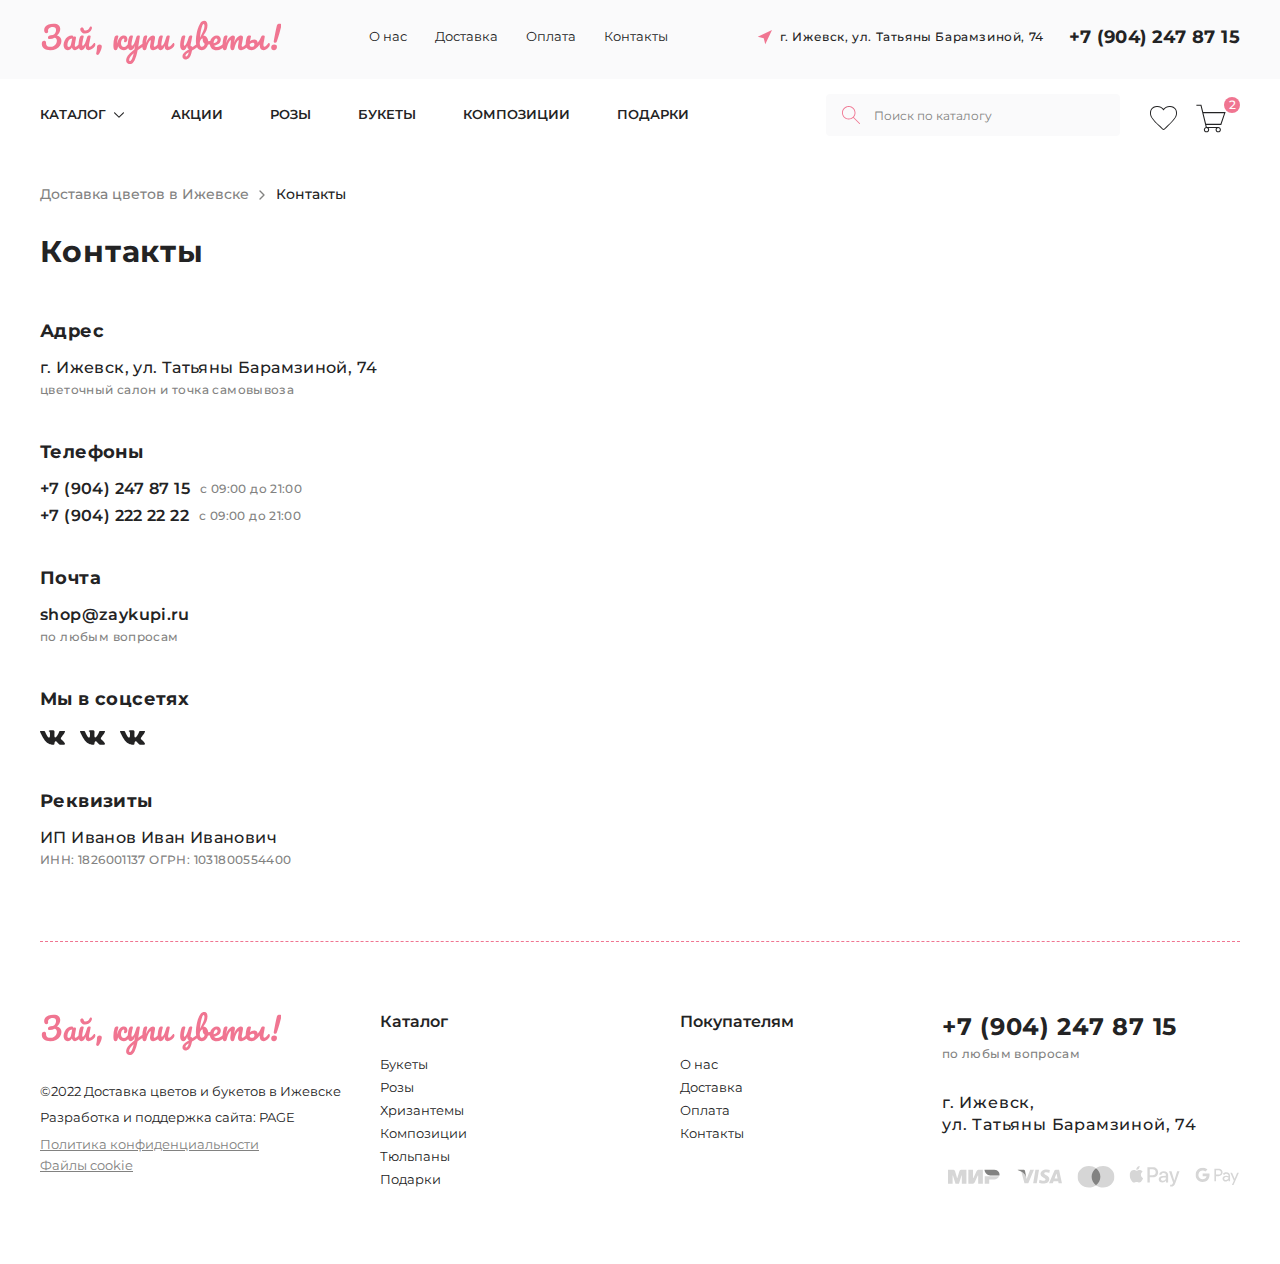
<file: page-contacts.html>
<!DOCTYPE html>
<html lang="ru">

<head>
   <meta charset="UTF-8">
   <meta http-equiv="X-UA-Compatible" content="IE=edge">
   <meta name="viewport" content="width=device-width, initial-scale=1.0">
   <title>Контакты</title>
   <link rel="preconnect" href="https://fonts.googleapis.com">
   <link rel="preconnect" href="https://fonts.gstatic.com" crossorigin>
   <link href="https://fonts.googleapis.com/css2?family=Montserrat:wght@400;500;600;700&display=swap" rel="stylesheet">
   <link rel="stylesheet" href="css/swiper-bundle.min.css">
   <link rel="stylesheet" href="css/style.min.css">
</head>

<body>


   <div class="wrapper">
      <div class="btn__up">&uarr;</div>

      <div class="header__wrapper">
         <header class="header">
            <div class="header__top">
               <div class="container">
                  <div class="header__top-inner">
                     <a class="logo" href="index.html">
                        <img class="logo__img" src="images/logo.svg" alt="логотип">
                     </a>
                     <nav class="menu">
                        <ul class="menu__list">
                           <li class="menu__list-item">
                              <a class="menu__list-link" href="#">о нас</a>
                           </li>
                           <li class="menu__list-item">
                              <a class="menu__list-link" href="#">доставка</a>
                           </li>
                           <li class="menu__list-item">
                              <a class="menu__list-link" href="#">оплата</a>
                           </li>
                           <li class="menu__list-item">
                              <a class="menu__list-link" href="#">контакты</a>
                           </li>
                        </ul>
                     </nav>
                     <!-- ============================================================================================ -->
                     <nav class="menu__mobile">
                        <ul class="menu__list-mobile">
                           <li class="menu__list-item-mobile">
                              <div class="bottom-menu-mobile__block">
                                 <nav class="bottom-menu__mobile">
                                    <ul class="bottom-menu__list">
                                       <!-- =========================================================== -->
                                       <li class="bottom-menu__list-item bottom-menu__list-item-mobile ">
                                          <button
                                             class="bottom-menu__list-btn-mobile bottom-menu__ list-link-bank-mobile">
                                             Каталог #1</button>
                                          <svg class="mobile-menu__arrow" width="9" height="6" viewBox="0 0 9 6"
                                             fill="none" xmlns="http://www.w3.org/2000/svg">
                                             <path
                                                d="M4.5 5.51047C4.36637 5.51047 4.23327 5.45977 4.1313 5.35809L0.152739 1.37954C-0.0509132 1.17564 -0.0509132 0.845785 0.152739 0.642424C0.356392 0.438528 0.686247 0.438528 0.889851 0.642424L4.5 4.25228L8.11015 0.642424C8.3138 0.438528 8.64366 0.438528 8.84726 0.642424C9.05091 0.846076 9.05091 1.17564 8.84726 1.37954L4.86846 5.35809C4.76678 5.45977 4.63339 5.51047 4.5 5.51047Z"
                                                fill="#232324" />
                                          </svg>
                                          <ul class="bottom-sub-menu__list bottom-sub-menu__list-mobile">
                                             <li class="bottom-sub-menu__list-item">
                                                <a class="bottom-sub-menu__list-link" href="#">Пункт №1</a>
                                             </li>
                                             <li class="bottom-sub-menu__list-item">
                                                <a class="bottom-sub-menu__list-link" href="#">Пункт №2</a>
                                             </li>
                                             <li class="bottom-sub-menu__list-item">
                                                <a class="bottom-sub-menu__list-link" href="#">Пункт №3</a>
                                             </li>
                                          </ul>
                                       </li>
                                       <!-- =========================================================== -->
                                       <li class="bottom-menu__list-item bottom-menu__list-item-mobile ">
                                          <button
                                             class="bottom-menu__list-btn-mobile  bottom-menu__ list-link-bank-mobile   ">
                                             Каталог #2</button>
                                          <svg class="mobile-menu__arrow" width="9" height="6" viewBox="0 0 9 6"
                                             fill="none" xmlns="http://www.w3.org/2000/svg">
                                             <path
                                                d="M4.5 5.51047C4.36637 5.51047 4.23327 5.45977 4.1313 5.35809L0.152739 1.37954C-0.0509132 1.17564 -0.0509132 0.845785 0.152739 0.642424C0.356392 0.438528 0.686247 0.438528 0.889851 0.642424L4.5 4.25228L8.11015 0.642424C8.3138 0.438528 8.64366 0.438528 8.84726 0.642424C9.05091 0.846076 9.05091 1.17564 8.84726 1.37954L4.86846 5.35809C4.76678 5.45977 4.63339 5.51047 4.5 5.51047Z"
                                                fill="#232324" />
                                          </svg>
                                          <ul class="bottom-sub-menu__list bottom-sub-menu__list-mobile">
                                             <li class="bottom-sub-menu__list-item">
                                                <a class="bottom-sub-menu__list-link" href="#">Пункт №1</a>
                                             </li>
                                             <li class="bottom-sub-menu__list-item">
                                                <a class="bottom-sub-menu__list-link" href="#">Пункт №2</a>
                                             </li>
                                             <li class="bottom-sub-menu__list-item">
                                                <a class="bottom-sub-menu__list-link" href="#">Пункт №3</a>
                                             </li>
                                          </ul>
                                       </li>
                                       <!-- =========================================================== -->
                                       <li class="bottom-menu__list-item bottom-menu__list-item-mobile ">
                                          <button
                                             class="bottom-menu__list-btn-mobile  bottom-menu__ list-link-bank-mobile   ">
                                             Каталог #3</button>
                                          <svg class="mobile-menu__arrow" width="9" height="6" viewBox="0 0 9 6"
                                             fill="none" xmlns="http://www.w3.org/2000/svg">
                                             <path
                                                d="M4.5 5.51047C4.36637 5.51047 4.23327 5.45977 4.1313 5.35809L0.152739 1.37954C-0.0509132 1.17564 -0.0509132 0.845785 0.152739 0.642424C0.356392 0.438528 0.686247 0.438528 0.889851 0.642424L4.5 4.25228L8.11015 0.642424C8.3138 0.438528 8.64366 0.438528 8.84726 0.642424C9.05091 0.846076 9.05091 1.17564 8.84726 1.37954L4.86846 5.35809C4.76678 5.45977 4.63339 5.51047 4.5 5.51047Z"
                                                fill="#232324" />
                                          </svg>
                                          <ul class="bottom-sub-menu__list bottom-sub-menu__list-mobile">
                                             <li class="bottom-sub-menu__list-item">
                                                <a class="bottom-sub-menu__list-link" href="#">Пункт №1</a>
                                             </li>
                                             <li class="bottom-sub-menu__list-item">
                                                <a class="bottom-sub-menu__list-link" href="#">Пункт №2</a>
                                             </li>
                                             <li class="bottom-sub-menu__list-item">
                                                <a class="bottom-sub-menu__list-link" href="#">Пункт №3</a>
                                             </li>
                                          </ul>
                                       </li>
                                       <!-- =========================================================== -->
                                       <li class="bottom-menu__list-item">
                                          <a class="bottom-menu__list-link" href="#">Акции</a>
                                       </li>
                                       <li class="bottom-menu__list-item">
                                          <a class="bottom-menu__list-link" href="#">Розы</a>
                                       </li>
                                       <li class="bottom-menu__list-item">
                                          <a class="bottom-menu__list-link" href="#">Букеты</a>
                                       </li>
                                       <li class="bottom-menu__list-item">
                                          <a class="bottom-menu__list-link" href="#">Композиции</a>
                                       </li>
                                       <li class="bottom-menu__list-item">
                                          <a class="bottom-menu__list-link" href="#">Подарки</a>
                                       </li>
                                    </ul>
                                 </nav>
                              </div>
                           </li>
                           <li class="menu__list-item">
                              <a class="menu__list-link" href="#">о нас</a>
                           </li>
                           <li class="menu__list-item">
                              <a class="menu__list-link" href="#">доставка</a>
                           </li>
                           <li class="menu__list-item">
                              <a class="menu__list-link" href="#">оплата</a>
                           </li>
                           <li class="menu__list-item">
                              <a class="menu__list-link" href="#">контакты</a>
                           </li>
                        </ul>
                     </nav>
                     <!-- ============================================================================================ -->
                     <div class="header__contacts">
                        <div class="header__contacts-inner">
                           <img class="location__icon" src="images/icons/location-icon.svg" alt="иконка локации">
                           <address class="header__contacts-address">
                              г. Ижевск, ул. Татьяны Барамзиной, 74
                           </address>
                           <a class="header__contacts-phone" href="tel:79042478715">
                              +7 (904) 247 87 15
                           </a>
                           <a class="header__contacts-phone-mobile" href="tel:79042478715">
                              <svg width="25" height="25" viewBox="0 0 25 25" fill="none"
                                 xmlns="http://www.w3.org/2000/svg">
                                 <path
                                    d="M24.9828 20.5766C24.9034 19.9758 24.5566 19.4579 24.0315 19.1555L17.8639 15.6045C17.1085 15.1695 16.1502 15.2962 15.5336 15.9127L14.3188 17.1275C13.9955 17.4508 13.4841 17.4794 13.1294 17.194C12.1717 16.4234 11.2287 15.5753 10.3268 14.6732C9.42477 13.7712 8.57668 12.8283 7.80602 11.8706C7.52055 11.5158 7.54911 11.0045 7.87248 10.6811L9.08725 9.46631C9.70376 8.84985 9.83054 7.89166 9.39551 7.13612L5.84444 0.968526C5.54208 0.443375 5.02416 0.0966212 4.42341 0.0171411C3.82262 -0.062501 3.23229 0.137873 2.80379 0.566374L0.973319 2.3969C-0.304247 3.67452 -0.324766 6.01152 0.915545 8.9775C2.10818 11.8294 4.33384 14.9688 7.18243 17.8176C10.0311 20.6662 13.1706 22.8919 16.0225 24.0845C17.4825 24.695 18.7899 25.0001 19.8938 25C21.0324 25 21.9544 24.6754 22.6031 24.0267L24.4336 22.1961C24.8621 21.7676 25.0623 21.1773 24.9828 20.5766ZM17.4598 16.3063L23.6274 19.8574C23.9324 20.033 24.1338 20.3339 24.1799 20.6828C24.2187 20.9756 24.1426 21.2639 23.9701 21.4963L15.7735 16.8183L16.1063 16.4854C16.4644 16.1274 17.0211 16.0538 17.4598 16.3063ZM4.31715 0.820095C4.66612 0.866261 4.96692 1.06766 5.14251 1.37268L8.69358 7.54027C8.94627 7.97908 8.87263 8.53566 8.51459 8.89364L8.20882 9.19941L3.50513 1.02986C3.6974 0.887481 3.92737 0.81016 4.1671 0.81016C4.21683 0.81016 4.26699 0.813454 4.31715 0.820095ZM22.0304 23.4539C21.0154 24.4689 18.9395 24.4264 16.335 23.3372C13.578 22.1843 10.5311 20.0206 7.75521 17.2448C4.97934 14.469 2.81567 11.4219 1.66278 8.66503C0.573543 6.06049 0.531049 3.98461 1.54604 2.96957L2.90492 1.61063L7.61568 9.79254L7.29976 10.1085C6.68341 10.7249 6.62974 11.7007 7.17498 12.3784C7.96379 13.3587 8.83154 14.3235 9.75398 15.2459C10.6765 16.1684 11.6413 17.0362 12.6216 17.825C13.2992 18.3702 14.275 18.3166 14.8915 17.7002L15.1797 17.4119L23.3878 22.0965L22.0304 23.4539Z"
                                    fill="black" />
                              </svg>
                           </a>
                        </div>
                     </div>
                     <button type="button" class="icon-menu"><span></span></button>
                  </div>
               </div>
            </div>
            <div class="header__bottom">
               <div class="container">
                  <div class="header__bottom-inner">
                     <div class="bottom-menu__block">
                        <nav class="bottom-menu">
                           <ul class="bottom-menu__list">
                              <li class="bottom-menu__list-item bottom-menu__list-item-catalog">
                                 <a class="bottom-menu__list-link bottom-menu__list-link-catalog"
                                    href="page-catalog.html">Каталог</a>
                                 <svg class="menu__arrow arrow" width="9" height="6" viewBox="0 0 9 6" fill="none"
                                    xmlns="http://www.w3.org/2000/svg">
                                    <path
                                       d="M4.5 5.51047C4.36637 5.51047 4.23327 5.45977 4.1313 5.35809L0.152739 1.37954C-0.0509132 1.17564 -0.0509132 0.845785 0.152739 0.642424C0.356392 0.438528 0.686247 0.438528 0.889851 0.642424L4.5 4.25228L8.11015 0.642424C8.3138 0.438528 8.64366 0.438528 8.84726 0.642424C9.05091 0.846076 9.05091 1.17564 8.84726 1.37954L4.86846 5.35809C4.76678 5.45977 4.63339 5.51047 4.5 5.51047Z"
                                       fill="#232324" />
                                 </svg>
                                 <ul class="bottom-sub-menu__list">
                                    <li class="box-shadow-item">
                                       <ul class="box-shadow-list">
                                          <li class="bottom-sub-menu__list-item">
                                             <a class="bottom-sub-menu__list-link" href="#">Сборны букеты</a>
                                             <svg class="sub-menu__arrow arrow" width="9" height="6" viewBox="0 0 9 6"
                                                fill="none" xmlns="http://www.w3.org/2000/svg">
                                                <path
                                                   d="M4.5 5.51047C4.36637 5.51047 4.23327 5.45977 4.1313 5.35809L0.152739 1.37954C-0.0509132 1.17564 -0.0509132 0.845785 0.152739 0.642424C0.356392 0.438528 0.686247 0.438528 0.889851 0.642424L4.5 4.25228L8.11015 0.642424C8.3138 0.438528 8.64366 0.438528 8.84726 0.642424C9.05091 0.846076 9.05091 1.17564 8.84726 1.37954L4.86846 5.35809C4.76678 5.45977 4.63339 5.51047 4.5 5.51047Z"
                                                   fill="#232324" />
                                             </svg>
                                             <ul class="bottom-sub-sub-menu__list">
                                                <li class="box-shadow-item">
                                                   <ul class="box-shadow-list">
                                                      <li class="bottom-sub-sub-menu__list-item">
                                                         <a class="bottom-sub-sub-menu__list-link" href="#">оформление
                                                            свадеб</a>
                                                         <svg class="sub-sub-menu__arrow arrow" width="9" height="6"
                                                            viewBox="0 0 9 6" fill="none"
                                                            xmlns="http://www.w3.org/2000/svg">
                                                            <path
                                                               d="M4.5 5.51047C4.36637 5.51047 4.23327 5.45977 4.1313 5.35809L0.152739 1.37954C-0.0509132 1.17564 -0.0509132 0.845785 0.152739 0.642424C0.356392 0.438528 0.686247 0.438528 0.889851 0.642424L4.5 4.25228L8.11015 0.642424C8.3138 0.438528 8.64366 0.438528 8.84726 0.642424C9.05091 0.846076 9.05091 1.17564 8.84726 1.37954L4.86846 5.35809C4.76678 5.45977 4.63339 5.51047 4.5 5.51047Z"
                                                               fill="#232324" />
                                                         </svg>
                                                         <ul class="bottom-sub-sub-sub-menu__list">
                                                            <li class="box-shadow-item">
                                                               <ul class="box-shadow-list">
                                                                  <li class="bottom-sub-sub-sub-menu__list-item">
                                                                     <a class="bottom-sub-sub-sub-menu__list-link"
                                                                        href="#">композиции на президиум</a>
                                                                  </li>
                                                                  <li class="bottom-sub-sub-sub-menu__list-item">
                                                                     <a class="bottom-sub-sub-sub-menu__list-link"
                                                                        href="#">композиции на столы гостей</a>
                                                                  </li>
                                                               </ul>
                                                            </li>
                                                         </ul>
                                                      </li>
                                                      <li class="bottom-sub-sub-menu__list-item">
                                                         <a class="bottom-sub-sub-menu__list-link" href="#">для
                                                            девушки</a>
                                                      </li>
                                                      <li class="bottom-sub-sub-menu__list-item">
                                                         <a class="bottom-sub-sub-menu__list-link" href="#">для
                                                            невесты</a>
                                                      </li>
                                                   </ul>
                                                </li>
                                             </ul>
                                          </li>
                                          <li class="bottom-sub-menu__list-item">
                                             <a class="bottom-sub-menu__list-link" href="#">монобукеты</a>
                                          </li>
                                          <li class="bottom-sub-menu__list-item">
                                             <a class="bottom-sub-menu__list-link" href="#">розы</a>
                                          </li>
                                          <li class="bottom-sub-menu__list-item">
                                             <a class="bottom-sub-menu__list-link" href="#">свадебные</a>
                                          </li>
                                       </ul>
                                    </li>
                                 </ul>
                              </li>
                              <li class="bottom-menu__list-item">
                                 <a class="bottom-menu__list-link" href="#">Акции</a>
                              </li>
                              <li class="bottom-menu__list-item">
                                 <a class="bottom-menu__list-link" href="#">Розы</a>
                              </li>
                              <li class="bottom-menu__list-item">
                                 <a class="bottom-menu__list-link" href="#">Букеты</a>
                              </li>
                              <li class="bottom-menu__list-item">
                                 <a class="bottom-menu__list-link" href="#">Композиции</a>
                              </li>
                              <li class="bottom-menu__list-item">
                                 <a class="bottom-menu__list-link" href="#">Подарки</a>
                              </li>
                           </ul>
                        </nav>
                     </div>
                     <div class="bottom-actions__block">
                        <div class="header__search" data-da=".bottom-menu-mobile__block,525,first">
                           <form class="header__search-form" action="#">
                              <button class="search-header__btn" type="submit">
                                 <img class="search-header__icon" src="images/icons/search-icon.svg"
                                    alt="иконка поиска">
                              </button>
                              <input class="search-header__input" autocomplete="off" type="text"
                                 placeholder="Поиск по каталогу">
                           </form>
                        </div>
                        <div class="user-actions__box" data-da=".header__contacts,525,last">
                           <div class="header__favorites">
                              <a class="favorites__link" href="#">
                                 <svg class="favorites__img" width="27" height="24" viewBox="0 0 27 24" fill="none"
                                    xmlns="http://www.w3.org/2000/svg">
                                    <path
                                       d="M25.7299 2.74562C24.5731 1.22668 22.7537 0.3534 20.1647 0.0756663C19.955 0.0543733 19.7339 0.0411478 19.5063 0.0411478C17.2108 0.0411478 14.9231 1.11796 13.4998 2.82894C12.075 1.11783 9.78943 0.0410156 7.49481 0.0410156C7.2672 0.0410156 7.04753 0.0538443 6.83354 0.075534C4.24823 0.3534 2.42973 1.22668 1.27211 2.74509C0.124803 4.25067 -0.24908 6.29123 0.161173 8.81067C0.760814 12.4661 5.49354 16.9163 9.29572 20.4936L9.38288 20.5755C10.4417 21.5723 11.3566 22.4338 11.9526 23.0746C12.033 23.165 12.7591 23.9596 13.5538 23.9596C14.3537 23.9596 15.0637 23.1526 15.1285 23.075C15.7619 22.3887 16.7899 21.415 17.8042 20.4561C21.5638 16.8892 26.2439 12.4499 26.837 8.80908C27.2497 6.29162 26.8776 4.25213 25.7299 2.74562ZM25.8808 8.65302C25.3403 11.9723 20.7922 16.2871 17.1187 19.7709C16.1129 20.7232 15.0721 21.7072 14.4038 22.4323C14.2377 22.6278 13.8188 22.9914 13.5537 22.9914C13.2967 22.9914 12.8782 22.6572 12.6699 22.4244C12.0437 21.7514 11.1185 20.8795 10.0463 19.8704L9.95911 19.7881C6.26299 16.3115 1.66319 11.9849 1.11605 8.65421C0.75116 6.40827 1.06209 4.61781 2.04236 3.33177C3.02871 2.03673 4.63045 1.28659 6.93366 1.03848C7.11445 1.02049 7.3 1.00912 7.49455 1.00912C9.70637 1.00912 11.9063 2.14558 13.0982 3.90536L13.4996 4.49561L13.9004 3.90536C15.0923 2.14558 17.2927 1.00912 19.5064 1.00912C19.7 1.00912 19.8869 1.02049 20.0644 1.03848C22.3709 1.28606 23.9721 2.03621 24.9599 3.33217C25.939 4.619 26.2495 6.40906 25.8808 8.65302Z"
                                       fill="#232324" />
                                 </svg>
                              </a>
                           </div>
                           <div class="header__basket">
                              <a class="basket__link" href="#">
                                 <svg class="basket__img" width="30" height="29" viewBox="0 0 30 29" fill="none"
                                    xmlns="http://www.w3.org/2000/svg">
                                    <path
                                       d="M29.6219 8.1017H7.21491L5.40591 0.637695H0.378906V1.7037H4.56691L9.76491 23.1467C8.65691 23.4697 7.84191 24.4807 7.84191 25.6937C7.84191 27.1657 9.03491 28.3597 10.5079 28.3597C11.9809 28.3597 13.1739 27.1657 13.1739 25.6937C13.1739 25.0907 12.9659 24.5407 12.6289 24.0947H20.1159C19.7789 24.5407 19.5709 25.0917 19.5709 25.6937C19.5709 27.1657 20.7639 28.3597 22.2359 28.3597C23.7079 28.3597 24.9019 27.1657 24.9019 25.6937C24.9019 24.2207 23.7089 23.0287 22.2359 23.0277H10.8329L10.3159 20.8947H25.2839L29.6209 8.0997L29.6219 8.1017ZM12.1069 25.6957C12.1069 26.5777 11.3899 27.2947 10.5079 27.2947C9.62591 27.2947 8.90891 26.5777 8.90891 25.6957C8.90891 24.8137 9.62591 24.0967 10.5079 24.0967C11.3899 24.0967 12.1069 24.8147 12.1069 25.6957ZM23.8359 25.6957C23.8359 26.5777 23.1179 27.2947 22.2359 27.2947C21.3539 27.2947 20.6369 26.5777 20.6369 25.6957C20.6369 24.8137 21.3539 24.0967 22.2359 24.0967C23.1179 24.0967 23.8359 24.8147 23.8359 25.6957ZM10.0579 19.8307L7.47291 9.1687H28.1349L24.5199 19.8307H10.0579Z"
                                       fill="#232324" />
                                 </svg>
                                 <span class="basket__num">2</span>
                              </a>
                           </div>
                        </div>
                     </div>
                  </div>
               </div>
            </div>
         </header>
      </div>

      <div class="breadcrumbs">
         <div class="container">
            <div class="breadcrumbs__body">
               <div class="breadcrumbs__inner">
                  <ul class="breadcrumbs__list mobile-overflow ">
                     <li class="breadcrumbs__list-item">
                        <a class="breadcrumbs__list-item-link breadcrumbs__list-item-link--great"
                           href="index.html">Доставка цветов в Ижевске</a>
                     </li>
                     <li class="breadcrumbs__list-item">
                        <span class="breadcrumbs__list-item-link--color">Контакты</span>
                     </li>
                  </ul>
               </div>
            </div>
         </div>
      </div>

      <main class="main">

         <section class="contacts-section">
            <div class="container">
               <div class="section-title__block">
                  <div class="title__block-inner">
                     <h2 class="section__title">Контакты</h2>
                  </div>
               </div>
               <div class="contacts-section__inner">
                  <div class="contacts-info__block">
                     <div class="contacts-info__block-inner">
                        <ul class="contacts__list">
                           <li class="contacts__item">
                              <div class="contacts__title">
                                 Адрес
                              </div>
                              <div class="contacts__content">
                                 <address class="contacts__address">
                                    г. Ижевск, ул. Татьяны Барамзиной, 74
                                 </address>
                                 <div class="contacts__address-text">
                                    цветочный салон и точка самовывоза
                                 </div>
                              </div>
                           </li>
                           <li class="contacts__item">
                              <div class="contacts__title">
                                 Телефоны
                              </div>
                              <div class="contacts__content">
                                 <div class="contacts__phone-box">
                                    <a class="contacts__phone" href="tel:79042478715">
                                       +7 (904) 247 87 15
                                    </a>
                                    <div class="contacts__phone-time">
                                       с 09:00 до 21:00
                                    </div>
                                 </div>
                                 <div class="contacts__phone-box">
                                    <a class="contacts__phone" href="tel:79042222222">
                                       +7 (904) 222 22 22
                                    </a>
                                    <div class="contacts__phone-time">
                                       с 09:00 до 21:00
                                    </div>
                                 </div>
                              </div>
                           </li>
                           <li class="contacts__item">
                              <div class="contacts__title">
                                 Почта
                              </div>
                              <div class="contacts__content">
                                 <a class="contacts__mail" href="mailto:shop@zaykupi.ru">
                                    shop@zaykupi.ru
                                 </a>
                                 <div class="contacts__mail-text">
                                    по любым вопросам
                                 </div>
                              </div>
                           </li>
                           <li class="contacts__item">
                              <div class="contacts__title">
                                 Мы в соцсетях
                              </div>
                              <div class="contacts__content">
                                 <ul class="social-list">
                                    <li class="social-list__item">
                                       <a class="social__link" href="#">
                                          <svg class="social__img" width="25" height="25" viewBox="0 0 25 25"
                                             fill="none" xmlns="http://www.w3.org/2000/svg">
                                             <g clip-path="url(#clip0_664_865)">
                                                <path
                                                   d="M22.2526 15.3723C22.2526 15.3723 24.2739 17.3685 24.7739 18.2923C24.7836 18.3056 24.7912 18.3204 24.7964 18.336C25.0001 18.6773 25.0501 18.9448 24.9501 19.1423C24.7814 19.4685 24.2101 19.6323 24.0164 19.646H20.4439C20.1951 19.646 19.6776 19.581 19.0476 19.146C18.5664 18.8098 18.0876 18.256 17.6239 17.7148C16.9314 16.911 16.3326 16.2135 15.7264 16.2135C15.6498 16.2134 15.5737 16.226 15.5014 16.251C15.0426 16.396 14.4601 17.0498 14.4601 18.791C14.4601 19.336 14.0301 19.646 13.7289 19.646H12.0926C11.5351 19.646 8.63261 19.451 6.05886 16.7373C2.90511 13.4148 0.0726126 6.74977 0.0451126 6.69102C-0.131137 6.25977 0.238863 6.02477 0.638863 6.02477H4.24636C4.73011 6.02477 4.88761 6.31727 4.99761 6.57977C5.12511 6.88102 5.59761 8.08602 6.37261 9.43977C7.62761 11.6423 8.39886 12.5385 9.01511 12.5385C9.13089 12.5389 9.24471 12.5087 9.34511 12.451C10.1501 12.0085 10.0001 9.13352 9.96261 8.54102C9.96261 8.42602 9.96136 7.25727 9.54886 6.69227C9.25386 6.28727 8.75136 6.12977 8.44761 6.07227C8.52886 5.95477 8.70136 5.77477 8.92261 5.66852C9.47386 5.39352 10.4701 5.35352 11.4589 5.35352H12.0076C13.0801 5.36852 13.3576 5.43727 13.7476 5.53602C14.5326 5.72352 14.5476 6.23227 14.4789 7.96477C14.4589 8.45977 14.4376 9.01727 14.4376 9.67352C14.4376 9.81352 14.4314 9.96977 14.4314 10.1285C14.4076 11.0173 14.3764 12.0185 15.0039 12.4298C15.0852 12.4805 15.1792 12.5073 15.2751 12.5073C15.4926 12.5073 16.1439 12.5073 17.9101 9.47602C18.6851 8.13727 19.2851 6.55852 19.3264 6.43977C19.3614 6.37352 19.4664 6.18727 19.5939 6.11227C19.6846 6.06401 19.7862 6.0399 19.8889 6.04227H24.1326C24.5951 6.04227 24.9089 6.11227 24.9701 6.28727C25.0726 6.57102 24.9501 7.43727 23.0126 10.0573C22.6864 10.4935 22.4001 10.871 22.1489 11.201C20.3926 13.506 20.3926 13.6223 22.2526 15.3723V15.3723Z"
                                                   fill="#232324" />
                                             </g>
                                             <defs>
                                                <clipPath id="clip0_664_865">
                                                   <rect width="25" height="25" fill="white" />
                                                </clipPath>
                                             </defs>
                                          </svg>
                                       </a>
                                    </li>
                                    <li class="social-list__item">
                                       <a class="social__link" href="#">
                                          <svg class="social__img" width="25" height="25" viewBox="0 0 25 25"
                                             fill="none" xmlns="http://www.w3.org/2000/svg">
                                             <g clip-path="url(#clip0_664_865)">
                                                <path
                                                   d="M22.2526 15.3723C22.2526 15.3723 24.2739 17.3685 24.7739 18.2923C24.7836 18.3056 24.7912 18.3204 24.7964 18.336C25.0001 18.6773 25.0501 18.9448 24.9501 19.1423C24.7814 19.4685 24.2101 19.6323 24.0164 19.646H20.4439C20.1951 19.646 19.6776 19.581 19.0476 19.146C18.5664 18.8098 18.0876 18.256 17.6239 17.7148C16.9314 16.911 16.3326 16.2135 15.7264 16.2135C15.6498 16.2134 15.5737 16.226 15.5014 16.251C15.0426 16.396 14.4601 17.0498 14.4601 18.791C14.4601 19.336 14.0301 19.646 13.7289 19.646H12.0926C11.5351 19.646 8.63261 19.451 6.05886 16.7373C2.90511 13.4148 0.0726126 6.74977 0.0451126 6.69102C-0.131137 6.25977 0.238863 6.02477 0.638863 6.02477H4.24636C4.73011 6.02477 4.88761 6.31727 4.99761 6.57977C5.12511 6.88102 5.59761 8.08602 6.37261 9.43977C7.62761 11.6423 8.39886 12.5385 9.01511 12.5385C9.13089 12.5389 9.24471 12.5087 9.34511 12.451C10.1501 12.0085 10.0001 9.13352 9.96261 8.54102C9.96261 8.42602 9.96136 7.25727 9.54886 6.69227C9.25386 6.28727 8.75136 6.12977 8.44761 6.07227C8.52886 5.95477 8.70136 5.77477 8.92261 5.66852C9.47386 5.39352 10.4701 5.35352 11.4589 5.35352H12.0076C13.0801 5.36852 13.3576 5.43727 13.7476 5.53602C14.5326 5.72352 14.5476 6.23227 14.4789 7.96477C14.4589 8.45977 14.4376 9.01727 14.4376 9.67352C14.4376 9.81352 14.4314 9.96977 14.4314 10.1285C14.4076 11.0173 14.3764 12.0185 15.0039 12.4298C15.0852 12.4805 15.1792 12.5073 15.2751 12.5073C15.4926 12.5073 16.1439 12.5073 17.9101 9.47602C18.6851 8.13727 19.2851 6.55852 19.3264 6.43977C19.3614 6.37352 19.4664 6.18727 19.5939 6.11227C19.6846 6.06401 19.7862 6.0399 19.8889 6.04227H24.1326C24.5951 6.04227 24.9089 6.11227 24.9701 6.28727C25.0726 6.57102 24.9501 7.43727 23.0126 10.0573C22.6864 10.4935 22.4001 10.871 22.1489 11.201C20.3926 13.506 20.3926 13.6223 22.2526 15.3723V15.3723Z"
                                                   fill="#232324" />
                                             </g>
                                             <defs>
                                                <clipPath id="clip0_664_866">
                                                   <rect width="25" height="25" fill="white" />
                                                </clipPath>
                                             </defs>
                                          </svg>
                                       </a>
                                    </li>
                                    <li class="social-list__item">
                                       <a class="social__link" href="#">
                                          <svg class="social__img" width="25" height="25" viewBox="0 0 25 25"
                                             fill="none" xmlns="http://www.w3.org/2000/svg">
                                             <g clip-path="url(#clip0_664_865)">
                                                <path
                                                   d="M22.2526 15.3723C22.2526 15.3723 24.2739 17.3685 24.7739 18.2923C24.7836 18.3056 24.7912 18.3204 24.7964 18.336C25.0001 18.6773 25.0501 18.9448 24.9501 19.1423C24.7814 19.4685 24.2101 19.6323 24.0164 19.646H20.4439C20.1951 19.646 19.6776 19.581 19.0476 19.146C18.5664 18.8098 18.0876 18.256 17.6239 17.7148C16.9314 16.911 16.3326 16.2135 15.7264 16.2135C15.6498 16.2134 15.5737 16.226 15.5014 16.251C15.0426 16.396 14.4601 17.0498 14.4601 18.791C14.4601 19.336 14.0301 19.646 13.7289 19.646H12.0926C11.5351 19.646 8.63261 19.451 6.05886 16.7373C2.90511 13.4148 0.0726126 6.74977 0.0451126 6.69102C-0.131137 6.25977 0.238863 6.02477 0.638863 6.02477H4.24636C4.73011 6.02477 4.88761 6.31727 4.99761 6.57977C5.12511 6.88102 5.59761 8.08602 6.37261 9.43977C7.62761 11.6423 8.39886 12.5385 9.01511 12.5385C9.13089 12.5389 9.24471 12.5087 9.34511 12.451C10.1501 12.0085 10.0001 9.13352 9.96261 8.54102C9.96261 8.42602 9.96136 7.25727 9.54886 6.69227C9.25386 6.28727 8.75136 6.12977 8.44761 6.07227C8.52886 5.95477 8.70136 5.77477 8.92261 5.66852C9.47386 5.39352 10.4701 5.35352 11.4589 5.35352H12.0076C13.0801 5.36852 13.3576 5.43727 13.7476 5.53602C14.5326 5.72352 14.5476 6.23227 14.4789 7.96477C14.4589 8.45977 14.4376 9.01727 14.4376 9.67352C14.4376 9.81352 14.4314 9.96977 14.4314 10.1285C14.4076 11.0173 14.3764 12.0185 15.0039 12.4298C15.0852 12.4805 15.1792 12.5073 15.2751 12.5073C15.4926 12.5073 16.1439 12.5073 17.9101 9.47602C18.6851 8.13727 19.2851 6.55852 19.3264 6.43977C19.3614 6.37352 19.4664 6.18727 19.5939 6.11227C19.6846 6.06401 19.7862 6.0399 19.8889 6.04227H24.1326C24.5951 6.04227 24.9089 6.11227 24.9701 6.28727C25.0726 6.57102 24.9501 7.43727 23.0126 10.0573C22.6864 10.4935 22.4001 10.871 22.1489 11.201C20.3926 13.506 20.3926 13.6223 22.2526 15.3723V15.3723Z"
                                                   fill="#232324" />
                                             </g>
                                             <defs>
                                                <clipPath id="clip0_664_867">
                                                   <rect width="25" height="25" fill="white" />
                                                </clipPath>
                                             </defs>
                                          </svg>
                                       </a>
                                    </li>
                                 </ul>
                              </div>
                           </li>
                           <li class="contacts__item">
                              <div class="contacts__title">
                                 Реквизиты
                              </div>
                              <div class="contacts__content">
                                 <div class="contacts__company">
                                    ИП Иванов Иван Иванович
                                 </div>
                                 <div class="contacts__requisites">
                                    инн: 1826001137 ОГРН: 1031800554400
                                 </div>
                              </div>
                           </li>
                        </ul>
                     </div>
                  </div>
                  <div class="maps__block">
                     <div id="map-flowers" class="contacts-map"></div>
                  </div>
               </div>
            </div>
         </section>

      </main>

      <footer class="footer">
         <div class="container">
            <div class="footer__inner">
               <ul class="footer__list">
                  <li class="footer__item footer__item-info">
                     <div class="footer__item-body">
                        <a class="footer__logo" href="#">
                           <img class="footer__logo-img" src="images/logo-footer.svg" alt="логотип">
                        </a>
                        <div class="footer__info" data-da=".footer__list,525,last">
                           <p class="footer__info-text">
                              ©2022 Доставка цветов и букетов в Ижевске
                           </p>
                           <a class="footer__info-text info-text__development" href="#">
                              Разработка и поддержка сайта:
                              PAGE
                           </a>
                           <a class="footer__info-text  info-text__politics" href="#">
                              Политика конфиденциальности
                           </a>
                           <a class="footer__info-text  info-text__cookie" href="#">
                              Файлы cookie
                           </a>
                        </div>
                     </div>
                  </li>
                  <li class="footer__item footer__item-catalog">
                     <div class="footer__item-body">
                        <div class="footer__item-title">
                           Каталог
                        </div>
                        <nav class="footer__menu">
                           <ul class="footer__menu-list">
                              <li class="footer-menu__list-item">
                                 <a class="footer-menu__list-link" href="#">Букеты</a>
                              </li>
                              <li class="footer-menu__list-item">
                                 <a class="footer-menu__list-link" href="#">Розы</a>
                              </li>
                              <li class="footer-menu__list-item">
                                 <a class="footer-menu__list-link" href="#">Хризантемы</a>
                              </li>
                              <li class="footer-menu__list-item">
                                 <a class="footer-menu__list-link" href="#">Композиции</a>
                              </li>
                              <li class="footer-menu__list-item">
                                 <a class="footer-menu__list-link" href="#">Тюльпаны</a>
                              </li>
                              <li class="footer-menu__list-item">
                                 <a class="footer-menu__list-link" href="#">Подарки</a>
                              </li>
                           </ul>
                        </nav>
                     </div>
                  </li>
                  <li class="footer__item  footer__item-customers">
                     <div class="footer__item-body">
                        <div class="footer__item-title">
                           Покупателям
                        </div>
                        <nav class="footer__menu">
                           <ul class="footer__menu-list">
                              <li class="footer-menu__list-item">
                                 <a class="footer-menu__list-link" href="#">О нас</a>
                              </li>
                              <li class="footer-menu__list-item">
                                 <a class="footer-menu__list-link" href="#">Доставка</a>
                              </li>
                              <li class="footer-menu__list-item">
                                 <a class="footer-menu__list-link" href="#">Оплата</a>
                              </li>
                              <li class="footer-menu__list-item">
                                 <a class="footer-menu__list-link" href="#">Контакты</a>
                              </li>
                           </ul>
                        </nav>
                     </div>
                  </li>
                  <li class="footer__item footer__item-contacts">
                     <div class="footer__item-body">
                        <div class="footer__phone-box">
                           <a class="footer__phone" href="tel:79042478715">
                              +7 (904) 247 87 15
                           </a>
                           <p class="footer__phone-description">
                              по любым вопросам
                           </p>
                        </div>
                        <div class="footer__address-box">
                           <address class="footer__contacts-address">
                              г. Ижевск, <br> ул. Татьяны Барамзиной, 74
                           </address>
                        </div>
                        <div class="footer__pay-box">
                           <a class="footer__pay-link" href="#">
                              <img class="footer__pay-pictures" src="images/icons/pay-icon-mir-01.svg" alt="карта мир">
                           </a>
                           <a class="footer__pay-link" href="#">
                              <img class="footer__pay-pictures" src="images/icons/pay-icon-visa-02.svg" alt="карта мир">
                           </a>
                           <a class="footer__pay-link" href="#">
                              <img class="footer__pay-pictures" src="images/icons/pay-icon-master-03.svg"
                                 alt="карта мир">
                           </a>
                           <a class="footer__pay-link" href="#">
                              <img class="footer__pay-pictures" src="images/icons/pay-icon-apple-04.svg"
                                 alt="карта мир">
                           </a>
                           <a class="footer__pay-link" href="#">
                              <img class="footer__pay-pictures" src="images/icons/pay-icon-google-05.svg"
                                 alt="карта мир">
                           </a>
                        </div>
                     </div>
                  </li>
               </ul>
            </div>
         </div>
      </footer>

   </div>








   <script src="https://ajax.googleapis.com/ajax/libs/jquery/3.4.1/jquery.min.js"></script>
   <script src="js/hystmodal.min.js"></script>
   <script src="js/swiper-bundle.min.js"></script>
   <script src="js/inputmask.min.js"></script>
   <script src="https://api-maps.yandex.ru/2.1/?apikey=вашAPI-ключ&lang=ru_RU"></script>
   <script src="js/main.min.js"></script>
</body>

</html>
</file>
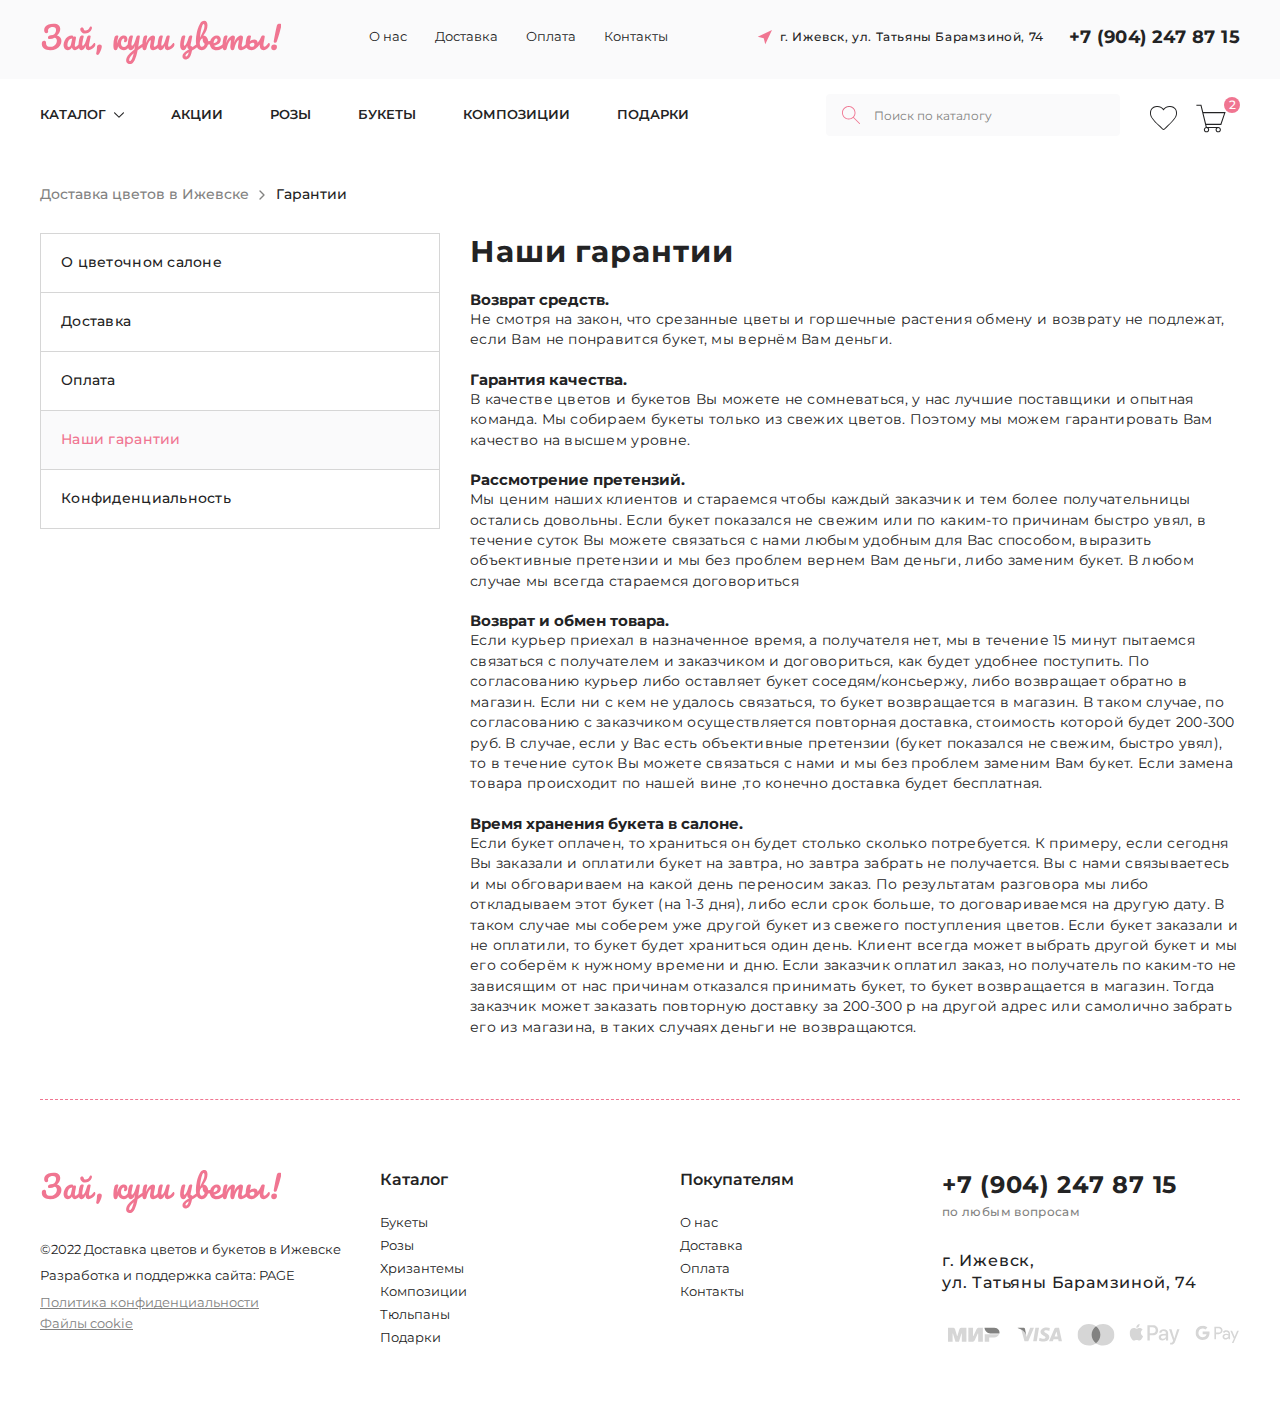
<file: page-guarantees.html>
<!DOCTYPE html>
<html lang="ru">

<head>
   <meta charset="UTF-8">
   <meta http-equiv="X-UA-Compatible" content="IE=edge">
   <meta name="viewport" content="width=device-width, initial-scale=1.0">
   <title>Гарантии</title>
   <link rel="preconnect" href="https://fonts.googleapis.com">
   <link rel="preconnect" href="https://fonts.gstatic.com" crossorigin>
   <link href="https://fonts.googleapis.com/css2?family=Montserrat:wght@400;500;600;700&display=swap" rel="stylesheet">
   <link rel="stylesheet" href="css/swiper-bundle.min.css">
   <link rel="stylesheet" href="css/choices.min.css">
   <link rel="stylesheet" href="css/style.min.css">
</head>

<body>


   <div class="wrapper">
      <div class="btn__up">&uarr;</div>

      <div class="header__wrapper">
         <header class="header">
            <div class="header__top">
               <div class="container">
                  <div class="header__top-inner">
                     <a class="logo" href="index.html">
                        <img class="logo__img" src="images/logo.svg" alt="логотип">
                     </a>
                     <nav class="menu">
                        <ul class="menu__list">
                           <li class="menu__list-item">
                              <a class="menu__list-link" href="#">о нас</a>
                           </li>
                           <li class="menu__list-item">
                              <a class="menu__list-link" href="#">доставка</a>
                           </li>
                           <li class="menu__list-item">
                              <a class="menu__list-link" href="#">оплата</a>
                           </li>
                           <li class="menu__list-item">
                              <a class="menu__list-link" href="#">контакты</a>
                           </li>
                        </ul>
                     </nav>
                     <!-- ============================================================================================ -->
                     <nav class="menu__mobile">
                        <ul class="menu__list-mobile">
                           <li class="menu__list-item-mobile">
                              <div class="bottom-menu-mobile__block">
                                 <nav class="bottom-menu__mobile">
                                    <ul class="bottom-menu__list">
                                       <!-- =========================================================== -->
                                       <li class="bottom-menu__list-item bottom-menu__list-item-mobile ">
                                          <button
                                             class="bottom-menu__list-btn-mobile bottom-menu__ list-link-bank-mobile">
                                             Каталог #1</button>
                                          <svg class="mobile-menu__arrow" width="9" height="6" viewBox="0 0 9 6"
                                             fill="none" xmlns="http://www.w3.org/2000/svg">
                                             <path
                                                d="M4.5 5.51047C4.36637 5.51047 4.23327 5.45977 4.1313 5.35809L0.152739 1.37954C-0.0509132 1.17564 -0.0509132 0.845785 0.152739 0.642424C0.356392 0.438528 0.686247 0.438528 0.889851 0.642424L4.5 4.25228L8.11015 0.642424C8.3138 0.438528 8.64366 0.438528 8.84726 0.642424C9.05091 0.846076 9.05091 1.17564 8.84726 1.37954L4.86846 5.35809C4.76678 5.45977 4.63339 5.51047 4.5 5.51047Z"
                                                fill="#232324" />
                                          </svg>
                                          <ul class="bottom-sub-menu__list bottom-sub-menu__list-mobile">
                                             <li class="bottom-sub-menu__list-item">
                                                <a class="bottom-sub-menu__list-link" href="#">Пункт №1</a>
                                             </li>
                                             <li class="bottom-sub-menu__list-item">
                                                <a class="bottom-sub-menu__list-link" href="#">Пункт №2</a>
                                             </li>
                                             <li class="bottom-sub-menu__list-item">
                                                <a class="bottom-sub-menu__list-link" href="#">Пункт №3</a>
                                             </li>
                                          </ul>
                                       </li>
                                       <!-- =========================================================== -->
                                       <li class="bottom-menu__list-item bottom-menu__list-item-mobile ">
                                          <button
                                             class="bottom-menu__list-btn-mobile  bottom-menu__ list-link-bank-mobile   ">
                                             Каталог #2</button>
                                          <svg class="mobile-menu__arrow" width="9" height="6" viewBox="0 0 9 6"
                                             fill="none" xmlns="http://www.w3.org/2000/svg">
                                             <path
                                                d="M4.5 5.51047C4.36637 5.51047 4.23327 5.45977 4.1313 5.35809L0.152739 1.37954C-0.0509132 1.17564 -0.0509132 0.845785 0.152739 0.642424C0.356392 0.438528 0.686247 0.438528 0.889851 0.642424L4.5 4.25228L8.11015 0.642424C8.3138 0.438528 8.64366 0.438528 8.84726 0.642424C9.05091 0.846076 9.05091 1.17564 8.84726 1.37954L4.86846 5.35809C4.76678 5.45977 4.63339 5.51047 4.5 5.51047Z"
                                                fill="#232324" />
                                          </svg>
                                          <ul class="bottom-sub-menu__list bottom-sub-menu__list-mobile">
                                             <li class="bottom-sub-menu__list-item">
                                                <a class="bottom-sub-menu__list-link" href="#">Пункт №1</a>
                                             </li>
                                             <li class="bottom-sub-menu__list-item">
                                                <a class="bottom-sub-menu__list-link" href="#">Пункт №2</a>
                                             </li>
                                             <li class="bottom-sub-menu__list-item">
                                                <a class="bottom-sub-menu__list-link" href="#">Пункт №3</a>
                                             </li>
                                          </ul>
                                       </li>
                                       <!-- =========================================================== -->
                                       <li class="bottom-menu__list-item bottom-menu__list-item-mobile ">
                                          <button
                                             class="bottom-menu__list-btn-mobile  bottom-menu__ list-link-bank-mobile   ">
                                             Каталог #3</button>
                                          <svg class="mobile-menu__arrow" width="9" height="6" viewBox="0 0 9 6"
                                             fill="none" xmlns="http://www.w3.org/2000/svg">
                                             <path
                                                d="M4.5 5.51047C4.36637 5.51047 4.23327 5.45977 4.1313 5.35809L0.152739 1.37954C-0.0509132 1.17564 -0.0509132 0.845785 0.152739 0.642424C0.356392 0.438528 0.686247 0.438528 0.889851 0.642424L4.5 4.25228L8.11015 0.642424C8.3138 0.438528 8.64366 0.438528 8.84726 0.642424C9.05091 0.846076 9.05091 1.17564 8.84726 1.37954L4.86846 5.35809C4.76678 5.45977 4.63339 5.51047 4.5 5.51047Z"
                                                fill="#232324" />
                                          </svg>
                                          <ul class="bottom-sub-menu__list bottom-sub-menu__list-mobile">
                                             <li class="bottom-sub-menu__list-item">
                                                <a class="bottom-sub-menu__list-link" href="#">Пункт №1</a>
                                             </li>
                                             <li class="bottom-sub-menu__list-item">
                                                <a class="bottom-sub-menu__list-link" href="#">Пункт №2</a>
                                             </li>
                                             <li class="bottom-sub-menu__list-item">
                                                <a class="bottom-sub-menu__list-link" href="#">Пункт №3</a>
                                             </li>
                                          </ul>
                                       </li>
                                       <!-- =========================================================== -->
                                       <li class="bottom-menu__list-item">
                                          <a class="bottom-menu__list-link" href="#">Акции</a>
                                       </li>
                                       <li class="bottom-menu__list-item">
                                          <a class="bottom-menu__list-link" href="#">Розы</a>
                                       </li>
                                       <li class="bottom-menu__list-item">
                                          <a class="bottom-menu__list-link" href="#">Букеты</a>
                                       </li>
                                       <li class="bottom-menu__list-item">
                                          <a class="bottom-menu__list-link" href="#">Композиции</a>
                                       </li>
                                       <li class="bottom-menu__list-item">
                                          <a class="bottom-menu__list-link" href="#">Подарки</a>
                                       </li>
                                    </ul>
                                 </nav>
                              </div>
                           </li>
                           <li class="menu__list-item">
                              <a class="menu__list-link" href="#">о нас</a>
                           </li>
                           <li class="menu__list-item">
                              <a class="menu__list-link" href="#">доставка</a>
                           </li>
                           <li class="menu__list-item">
                              <a class="menu__list-link" href="#">оплата</a>
                           </li>
                           <li class="menu__list-item">
                              <a class="menu__list-link" href="#">контакты</a>
                           </li>
                        </ul>
                     </nav>
                     <!-- ============================================================================================ -->
                     <div class="header__contacts">
                        <div class="header__contacts-inner">
                           <img class="location__icon" src="images/icons/location-icon.svg" alt="иконка локации">
                           <address class="header__contacts-address">
                              г. Ижевск, ул. Татьяны Барамзиной, 74
                           </address>
                           <a class="header__contacts-phone" href="tel:79042478715">
                              +7 (904) 247 87 15
                           </a>
                           <a class="header__contacts-phone-mobile" href="tel:79042478715">
                              <svg width="25" height="25" viewBox="0 0 25 25" fill="none"
                                 xmlns="http://www.w3.org/2000/svg">
                                 <path
                                    d="M24.9828 20.5766C24.9034 19.9758 24.5566 19.4579 24.0315 19.1555L17.8639 15.6045C17.1085 15.1695 16.1502 15.2962 15.5336 15.9127L14.3188 17.1275C13.9955 17.4508 13.4841 17.4794 13.1294 17.194C12.1717 16.4234 11.2287 15.5753 10.3268 14.6732C9.42477 13.7712 8.57668 12.8283 7.80602 11.8706C7.52055 11.5158 7.54911 11.0045 7.87248 10.6811L9.08725 9.46631C9.70376 8.84985 9.83054 7.89166 9.39551 7.13612L5.84444 0.968526C5.54208 0.443375 5.02416 0.0966212 4.42341 0.0171411C3.82262 -0.062501 3.23229 0.137873 2.80379 0.566374L0.973319 2.3969C-0.304247 3.67452 -0.324766 6.01152 0.915545 8.9775C2.10818 11.8294 4.33384 14.9688 7.18243 17.8176C10.0311 20.6662 13.1706 22.8919 16.0225 24.0845C17.4825 24.695 18.7899 25.0001 19.8938 25C21.0324 25 21.9544 24.6754 22.6031 24.0267L24.4336 22.1961C24.8621 21.7676 25.0623 21.1773 24.9828 20.5766ZM17.4598 16.3063L23.6274 19.8574C23.9324 20.033 24.1338 20.3339 24.1799 20.6828C24.2187 20.9756 24.1426 21.2639 23.9701 21.4963L15.7735 16.8183L16.1063 16.4854C16.4644 16.1274 17.0211 16.0538 17.4598 16.3063ZM4.31715 0.820095C4.66612 0.866261 4.96692 1.06766 5.14251 1.37268L8.69358 7.54027C8.94627 7.97908 8.87263 8.53566 8.51459 8.89364L8.20882 9.19941L3.50513 1.02986C3.6974 0.887481 3.92737 0.81016 4.1671 0.81016C4.21683 0.81016 4.26699 0.813454 4.31715 0.820095ZM22.0304 23.4539C21.0154 24.4689 18.9395 24.4264 16.335 23.3372C13.578 22.1843 10.5311 20.0206 7.75521 17.2448C4.97934 14.469 2.81567 11.4219 1.66278 8.66503C0.573543 6.06049 0.531049 3.98461 1.54604 2.96957L2.90492 1.61063L7.61568 9.79254L7.29976 10.1085C6.68341 10.7249 6.62974 11.7007 7.17498 12.3784C7.96379 13.3587 8.83154 14.3235 9.75398 15.2459C10.6765 16.1684 11.6413 17.0362 12.6216 17.825C13.2992 18.3702 14.275 18.3166 14.8915 17.7002L15.1797 17.4119L23.3878 22.0965L22.0304 23.4539Z"
                                    fill="black" />
                              </svg>
                           </a>
                        </div>
                     </div>
                     <button type="button" class="icon-menu"><span></span></button>
                  </div>
               </div>
            </div>
            <div class="header__bottom">
               <div class="container">
                  <div class="header__bottom-inner">
                     <div class="bottom-menu__block">
                        <nav class="bottom-menu">
                           <ul class="bottom-menu__list">
                              <li class="bottom-menu__list-item bottom-menu__list-item-catalog">
                                 <a class="bottom-menu__list-link bottom-menu__list-link-catalog"
                                    href="page-catalog.html">Каталог</a>
                                 <svg class="menu__arrow arrow" width="9" height="6" viewBox="0 0 9 6" fill="none"
                                    xmlns="http://www.w3.org/2000/svg">
                                    <path
                                       d="M4.5 5.51047C4.36637 5.51047 4.23327 5.45977 4.1313 5.35809L0.152739 1.37954C-0.0509132 1.17564 -0.0509132 0.845785 0.152739 0.642424C0.356392 0.438528 0.686247 0.438528 0.889851 0.642424L4.5 4.25228L8.11015 0.642424C8.3138 0.438528 8.64366 0.438528 8.84726 0.642424C9.05091 0.846076 9.05091 1.17564 8.84726 1.37954L4.86846 5.35809C4.76678 5.45977 4.63339 5.51047 4.5 5.51047Z"
                                       fill="#232324" />
                                 </svg>
                                 <ul class="bottom-sub-menu__list">
                                    <li class="box-shadow-item">
                                       <ul class="box-shadow-list">
                                          <li class="bottom-sub-menu__list-item">
                                             <a class="bottom-sub-menu__list-link" href="#">Сборны букеты</a>
                                             <svg class="sub-menu__arrow arrow" width="9" height="6" viewBox="0 0 9 6"
                                                fill="none" xmlns="http://www.w3.org/2000/svg">
                                                <path
                                                   d="M4.5 5.51047C4.36637 5.51047 4.23327 5.45977 4.1313 5.35809L0.152739 1.37954C-0.0509132 1.17564 -0.0509132 0.845785 0.152739 0.642424C0.356392 0.438528 0.686247 0.438528 0.889851 0.642424L4.5 4.25228L8.11015 0.642424C8.3138 0.438528 8.64366 0.438528 8.84726 0.642424C9.05091 0.846076 9.05091 1.17564 8.84726 1.37954L4.86846 5.35809C4.76678 5.45977 4.63339 5.51047 4.5 5.51047Z"
                                                   fill="#232324" />
                                             </svg>
                                             <ul class="bottom-sub-sub-menu__list">
                                                <li class="box-shadow-item">
                                                   <ul class="box-shadow-list">
                                                      <li class="bottom-sub-sub-menu__list-item">
                                                         <a class="bottom-sub-sub-menu__list-link" href="#">оформление
                                                            свадеб</a>
                                                         <svg class="sub-sub-menu__arrow arrow" width="9" height="6"
                                                            viewBox="0 0 9 6" fill="none"
                                                            xmlns="http://www.w3.org/2000/svg">
                                                            <path
                                                               d="M4.5 5.51047C4.36637 5.51047 4.23327 5.45977 4.1313 5.35809L0.152739 1.37954C-0.0509132 1.17564 -0.0509132 0.845785 0.152739 0.642424C0.356392 0.438528 0.686247 0.438528 0.889851 0.642424L4.5 4.25228L8.11015 0.642424C8.3138 0.438528 8.64366 0.438528 8.84726 0.642424C9.05091 0.846076 9.05091 1.17564 8.84726 1.37954L4.86846 5.35809C4.76678 5.45977 4.63339 5.51047 4.5 5.51047Z"
                                                               fill="#232324" />
                                                         </svg>
                                                         <ul class="bottom-sub-sub-sub-menu__list">
                                                            <li class="box-shadow-item">
                                                               <ul class="box-shadow-list">
                                                                  <li class="bottom-sub-sub-sub-menu__list-item">
                                                                     <a class="bottom-sub-sub-sub-menu__list-link"
                                                                        href="#">композиции на президиум</a>
                                                                  </li>
                                                                  <li class="bottom-sub-sub-sub-menu__list-item">
                                                                     <a class="bottom-sub-sub-sub-menu__list-link"
                                                                        href="#">композиции на столы гостей</a>
                                                                  </li>
                                                               </ul>
                                                            </li>
                                                         </ul>
                                                      </li>
                                                      <li class="bottom-sub-sub-menu__list-item">
                                                         <a class="bottom-sub-sub-menu__list-link" href="#">для
                                                            девушки</a>
                                                      </li>
                                                      <li class="bottom-sub-sub-menu__list-item">
                                                         <a class="bottom-sub-sub-menu__list-link" href="#">для
                                                            невесты</a>
                                                      </li>
                                                   </ul>
                                                </li>
                                             </ul>
                                          </li>
                                          <li class="bottom-sub-menu__list-item">
                                             <a class="bottom-sub-menu__list-link" href="#">монобукеты</a>
                                          </li>
                                          <li class="bottom-sub-menu__list-item">
                                             <a class="bottom-sub-menu__list-link" href="#">розы</a>
                                          </li>
                                          <li class="bottom-sub-menu__list-item">
                                             <a class="bottom-sub-menu__list-link" href="#">свадебные</a>
                                          </li>
                                       </ul>
                                    </li>
                                 </ul>
                              </li>
                              <li class="bottom-menu__list-item">
                                 <a class="bottom-menu__list-link" href="#">Акции</a>
                              </li>
                              <li class="bottom-menu__list-item">
                                 <a class="bottom-menu__list-link" href="#">Розы</a>
                              </li>
                              <li class="bottom-menu__list-item">
                                 <a class="bottom-menu__list-link" href="#">Букеты</a>
                              </li>
                              <li class="bottom-menu__list-item">
                                 <a class="bottom-menu__list-link" href="#">Композиции</a>
                              </li>
                              <li class="bottom-menu__list-item">
                                 <a class="bottom-menu__list-link" href="#">Подарки</a>
                              </li>
                           </ul>
                        </nav>
                     </div>
                     <div class="bottom-actions__block">
                        <div class="header__search" data-da=".bottom-menu-mobile__block,525,first">
                           <form class="header__search-form" action="#">
                              <button class="search-header__btn" type="submit">
                                 <img class="search-header__icon" src="images/icons/search-icon.svg"
                                    alt="иконка поиска">
                              </button>
                              <input class="search-header__input" autocomplete="off" type="text"
                                 placeholder="Поиск по каталогу">
                           </form>
                        </div>
                        <div class="user-actions__box" data-da=".header__contacts,525,last">
                           <div class="header__favorites">
                              <a class="favorites__link" href="#">
                                 <svg class="favorites__img" width="27" height="24" viewBox="0 0 27 24" fill="none"
                                    xmlns="http://www.w3.org/2000/svg">
                                    <path
                                       d="M25.7299 2.74562C24.5731 1.22668 22.7537 0.3534 20.1647 0.0756663C19.955 0.0543733 19.7339 0.0411478 19.5063 0.0411478C17.2108 0.0411478 14.9231 1.11796 13.4998 2.82894C12.075 1.11783 9.78943 0.0410156 7.49481 0.0410156C7.2672 0.0410156 7.04753 0.0538443 6.83354 0.075534C4.24823 0.3534 2.42973 1.22668 1.27211 2.74509C0.124803 4.25067 -0.24908 6.29123 0.161173 8.81067C0.760814 12.4661 5.49354 16.9163 9.29572 20.4936L9.38288 20.5755C10.4417 21.5723 11.3566 22.4338 11.9526 23.0746C12.033 23.165 12.7591 23.9596 13.5538 23.9596C14.3537 23.9596 15.0637 23.1526 15.1285 23.075C15.7619 22.3887 16.7899 21.415 17.8042 20.4561C21.5638 16.8892 26.2439 12.4499 26.837 8.80908C27.2497 6.29162 26.8776 4.25213 25.7299 2.74562ZM25.8808 8.65302C25.3403 11.9723 20.7922 16.2871 17.1187 19.7709C16.1129 20.7232 15.0721 21.7072 14.4038 22.4323C14.2377 22.6278 13.8188 22.9914 13.5537 22.9914C13.2967 22.9914 12.8782 22.6572 12.6699 22.4244C12.0437 21.7514 11.1185 20.8795 10.0463 19.8704L9.95911 19.7881C6.26299 16.3115 1.66319 11.9849 1.11605 8.65421C0.75116 6.40827 1.06209 4.61781 2.04236 3.33177C3.02871 2.03673 4.63045 1.28659 6.93366 1.03848C7.11445 1.02049 7.3 1.00912 7.49455 1.00912C9.70637 1.00912 11.9063 2.14558 13.0982 3.90536L13.4996 4.49561L13.9004 3.90536C15.0923 2.14558 17.2927 1.00912 19.5064 1.00912C19.7 1.00912 19.8869 1.02049 20.0644 1.03848C22.3709 1.28606 23.9721 2.03621 24.9599 3.33217C25.939 4.619 26.2495 6.40906 25.8808 8.65302Z"
                                       fill="#232324" />
                                 </svg>
                              </a>
                           </div>
                           <div class="header__basket">
                              <a class="basket__link" href="#">
                                 <svg class="basket__img" width="30" height="29" viewBox="0 0 30 29" fill="none"
                                    xmlns="http://www.w3.org/2000/svg">
                                    <path
                                       d="M29.6219 8.1017H7.21491L5.40591 0.637695H0.378906V1.7037H4.56691L9.76491 23.1467C8.65691 23.4697 7.84191 24.4807 7.84191 25.6937C7.84191 27.1657 9.03491 28.3597 10.5079 28.3597C11.9809 28.3597 13.1739 27.1657 13.1739 25.6937C13.1739 25.0907 12.9659 24.5407 12.6289 24.0947H20.1159C19.7789 24.5407 19.5709 25.0917 19.5709 25.6937C19.5709 27.1657 20.7639 28.3597 22.2359 28.3597C23.7079 28.3597 24.9019 27.1657 24.9019 25.6937C24.9019 24.2207 23.7089 23.0287 22.2359 23.0277H10.8329L10.3159 20.8947H25.2839L29.6209 8.0997L29.6219 8.1017ZM12.1069 25.6957C12.1069 26.5777 11.3899 27.2947 10.5079 27.2947C9.62591 27.2947 8.90891 26.5777 8.90891 25.6957C8.90891 24.8137 9.62591 24.0967 10.5079 24.0967C11.3899 24.0967 12.1069 24.8147 12.1069 25.6957ZM23.8359 25.6957C23.8359 26.5777 23.1179 27.2947 22.2359 27.2947C21.3539 27.2947 20.6369 26.5777 20.6369 25.6957C20.6369 24.8137 21.3539 24.0967 22.2359 24.0967C23.1179 24.0967 23.8359 24.8147 23.8359 25.6957ZM10.0579 19.8307L7.47291 9.1687H28.1349L24.5199 19.8307H10.0579Z"
                                       fill="#232324" />
                                 </svg>
                                 <span class="basket__num">2</span>
                              </a>
                           </div>
                        </div>
                     </div>
                  </div>
               </div>
            </div>
         </header>
      </div>

      <div class="breadcrumbs">
         <div class="container">
            <div class="breadcrumbs__body">
               <div class="breadcrumbs__inner">
                  <ul class="breadcrumbs__list mobile-overflow ">
                     <li class="breadcrumbs__list-item">
                        <a class="breadcrumbs__list-item-link breadcrumbs__list-item-link--great"
                           href="index.html">Доставка цветов в Ижевске</a>
                     </li>
                     <li class="breadcrumbs__list-item">
                        <span class="breadcrumbs__list-item-link--color">Гарантии</span>
                     </li>
                  </ul>
               </div>
            </div>
         </div>
      </div>

      <main class="main">

         <section class="guarantees-section">
            <div class="container">
               <div class="guarantees-section__inner">
                  <div class="guarantees-list__block">
                     <ul class="guarantees__list">
                        <li class="guarantees__list-item-select">
                           <form class="guarantees__form" action="#">
                              <div class="guarantees__select-inner">
                                 <div class="guarantees__select ">
                                    <select class="multi-default">
                                       <option class="guarantees__option" value="Наши гарантии" selected>
                                          Наши гарантии
                                       </option>
                                       <option class="guarantees__option" value="О цветочном салоне">
                                          О цветочном салоне
                                       </option>
                                       <option class="guarantees__option" value="Доставка">
                                          Доставка
                                       </option>
                                       <option class="guarantees__option" value="Оплата">
                                          Оплата
                                       </option>
                                       <option class="guarantees__option" value="Конфиденциальность">
                                          Конфиденциальность
                                       </option>
                                    </select>
                                 </div>
                              </div>
                           </form>
                        </li>
                        <li class="guarantees__list-item">
                           <a class="guarantees__list-link" href="#">
                              О цветочном салоне
                           </a>
                        </li>
                        <li class="guarantees__list-item">
                           <a class="guarantees__list-link" href="#">
                              Доставка
                           </a>
                        </li>
                        <li class="guarantees__list-item">
                           <a class="guarantees__list-link" href="#">
                              Оплата
                           </a>
                        </li>
                        <li class="guarantees__list-item">
                           <a class="guarantees__list-link guarantees__list-link--color" href="#">
                              Наши гарантии
                           </a>
                        </li>
                        <li class="guarantees__list-item">
                           <a class="guarantees__list-link" href="#">
                              Конфиденциальность
                           </a>
                        </li>
                     </ul>
                  </div>
                  <div class="guarantees-content__block">
                     <div class="section-title__block">
                        <div class="title__block-inner">
                           <h2 class="section__title">Наши гарантии</h2>
                        </div>
                     </div>
                     <div class="guarantees-content__inner">
                        <ul class="guarantees-content__list">
                           <li class="guarantees-content__item">
                              <h3>Возврат средств. </h3>
                              <p>
                                 Не смотря на закон, что срезанные цветы и горшечные растения обмену и возврату не
                                 подлежат, если Вам не понравится букет, мы вернём Вам деньги.
                              </p>
                           </li>
                           <li class="guarantees-content__item">
                              <h3>Гарантия качества. </h3>
                              <p>
                                 В качестве цветов и букетов Вы можете не сомневаться, у нас лучшие поставщики и опытная
                                 команда. Мы собираем букеты только из свежих цветов. Поэтому мы можем гарантировать Вам
                                 качество на высшем уровне.
                              </p>
                           </li>
                           <li class="guarantees-content__item">
                              <h3>Рассмотрение претензий.</h3>
                              <p>
                                 Мы ценим наших клиентов и стараемся чтобы каждый заказчик и тем более получательницы
                                 остались довольны. Если букет показался не свежим или по каким-то причинам быстро увял,
                                 в течение суток Вы можете связаться с нами любым удобным для Вас способом, выразить
                                 объективные претензии и мы без проблем вернем Вам деньги, либо заменим букет. В любом
                                 случае мы всегда стараемся договориться
                              </p>
                           </li>
                           <li class="guarantees-content__item">
                              <h3>Возврат и обмен товара.</h3>
                              <p>
                                 Если курьер приехал в назначенное время, а получателя нет, мы в течение 15 минут
                                 пытаемся связаться с получателем и заказчиком и договориться, как будет удобнее
                                 поступить. По согласованию курьер либо оставляет букет соседям/консьержу, либо
                                 возвращает обратно в магазин. Если ни с кем не удалось связаться, то букет возвращается
                                 в магазин. В таком случае, по согласованию с заказчиком осуществляется повторная
                                 доставка, стоимость которой будет 200-300 руб. В случае, если у Вас есть объективные
                                 претензии (букет показался не свежим, быстро увял), то в течение суток Вы можете
                                 связаться с нами и мы без проблем заменим Вам букет. Если замена товара происходит по
                                 нашей вине ,то конечно доставка будет бесплатная.
                              </p>
                           </li>
                           <li class="guarantees-content__item">
                              <h3>Время хранения букета в салоне.</h3>
                              <p>
                                 Если букет оплачен, то храниться он будет столько сколько потребуется. К примеру, если
                                 сегодня Вы заказали и оплатили букет на завтра, но завтра забрать не получается. Вы с
                                 нами связываетесь и мы обговариваем на какой день переносим заказ. По результатам
                                 разговора мы либо откладываем этот букет (на 1-3 дня), либо если срок больше, то
                                 договариваемся на другую дату. В таком случае мы соберем уже другой букет из свежего
                                 поступления цветов. Если букет заказали и не оплатили, то букет будет храниться один
                                 день. Клиент всегда может выбрать другой букет и мы его соберём к нужному времени и
                                 дню. Если заказчик оплатил заказ, но получатель по каким-то не зависящим от нас
                                 причинам отказался принимать букет, то букет возвращается в магазин. Тогда заказчик
                                 может заказать повторную доставку за 200-300 р на другой адрес или самолично забрать
                                 его из магазина, в таких случаях деньги не возвращаются.
                              </p>
                           </li>
                        </ul>
                     </div>
                  </div>
               </div>
            </div>
         </section>

      </main>


      <footer class="footer">
         <div class="container">
            <div class="footer__inner">
               <ul class="footer__list">
                  <li class="footer__item footer__item-info">
                     <div class="footer__item-body">
                        <a class="footer__logo" href="#">
                           <img class="footer__logo-img" src="images/logo-footer.svg" alt="логотип">
                        </a>
                        <div class="footer__info" data-da=".footer__list,525,last">
                           <p class="footer__info-text">
                              ©2022 Доставка цветов и букетов в Ижевске
                           </p>
                           <a class="footer__info-text info-text__development" href="#">
                              Разработка и поддержка сайта:
                              PAGE
                           </a>
                           <a class="footer__info-text  info-text__politics" href="#">
                              Политика конфиденциальности
                           </a>
                           <a class="footer__info-text  info-text__cookie" href="#">
                              Файлы cookie
                           </a>
                        </div>
                     </div>
                  </li>
                  <li class="footer__item footer__item-catalog">
                     <div class="footer__item-body">
                        <div class="footer__item-title">
                           Каталог
                        </div>
                        <nav class="footer__menu">
                           <ul class="footer__menu-list">
                              <li class="footer-menu__list-item">
                                 <a class="footer-menu__list-link" href="#">Букеты</a>
                              </li>
                              <li class="footer-menu__list-item">
                                 <a class="footer-menu__list-link" href="#">Розы</a>
                              </li>
                              <li class="footer-menu__list-item">
                                 <a class="footer-menu__list-link" href="#">Хризантемы</a>
                              </li>
                              <li class="footer-menu__list-item">
                                 <a class="footer-menu__list-link" href="#">Композиции</a>
                              </li>
                              <li class="footer-menu__list-item">
                                 <a class="footer-menu__list-link" href="#">Тюльпаны</a>
                              </li>
                              <li class="footer-menu__list-item">
                                 <a class="footer-menu__list-link" href="#">Подарки</a>
                              </li>
                           </ul>
                        </nav>
                     </div>
                  </li>
                  <li class="footer__item  footer__item-customers">
                     <div class="footer__item-body">
                        <div class="footer__item-title">
                           Покупателям
                        </div>
                        <nav class="footer__menu">
                           <ul class="footer__menu-list">
                              <li class="footer-menu__list-item">
                                 <a class="footer-menu__list-link" href="#">О нас</a>
                              </li>
                              <li class="footer-menu__list-item">
                                 <a class="footer-menu__list-link" href="#">Доставка</a>
                              </li>
                              <li class="footer-menu__list-item">
                                 <a class="footer-menu__list-link" href="#">Оплата</a>
                              </li>
                              <li class="footer-menu__list-item">
                                 <a class="footer-menu__list-link" href="#">Контакты</a>
                              </li>
                           </ul>
                        </nav>
                     </div>
                  </li>
                  <li class="footer__item footer__item-contacts">
                     <div class="footer__item-body">
                        <div class="footer__phone-box">
                           <a class="footer__phone" href="tel:79042478715">
                              +7 (904) 247 87 15
                           </a>
                           <p class="footer__phone-description">
                              по любым вопросам
                           </p>
                        </div>
                        <div class="footer__address-box">
                           <address class="footer__contacts-address">
                              г. Ижевск, <br> ул. Татьяны Барамзиной, 74
                           </address>
                        </div>
                        <div class="footer__pay-box">
                           <a class="footer__pay-link" href="#">
                              <img class="footer__pay-pictures" src="images/icons/pay-icon-mir-01.svg" alt="карта мир">
                           </a>
                           <a class="footer__pay-link" href="#">
                              <img class="footer__pay-pictures" src="images/icons/pay-icon-visa-02.svg" alt="карта мир">
                           </a>
                           <a class="footer__pay-link" href="#">
                              <img class="footer__pay-pictures" src="images/icons/pay-icon-master-03.svg"
                                 alt="карта мир">
                           </a>
                           <a class="footer__pay-link" href="#">
                              <img class="footer__pay-pictures" src="images/icons/pay-icon-apple-04.svg"
                                 alt="карта мир">
                           </a>
                           <a class="footer__pay-link" href="#">
                              <img class="footer__pay-pictures" src="images/icons/pay-icon-google-05.svg"
                                 alt="карта мир">
                           </a>
                        </div>
                     </div>
                  </li>
               </ul>
            </div>
         </div>
      </footer>


   </div>








   <script src="https://ajax.googleapis.com/ajax/libs/jquery/3.4.1/jquery.min.js"></script>
   <script src="js/hystmodal.min.js"></script>
   <script src="js/swiper-bundle.min.js"></script>
   <script src="js/inputmask.min.js"></script>
   <script src="js/choices.min.js"></script>
   <script src="https://api-maps.yandex.ru/2.1/?apikey=вашAPI-ключ&lang=ru_RU"></script>
   <script src="js/main.min.js"></script>
</body>

</html>
</file>
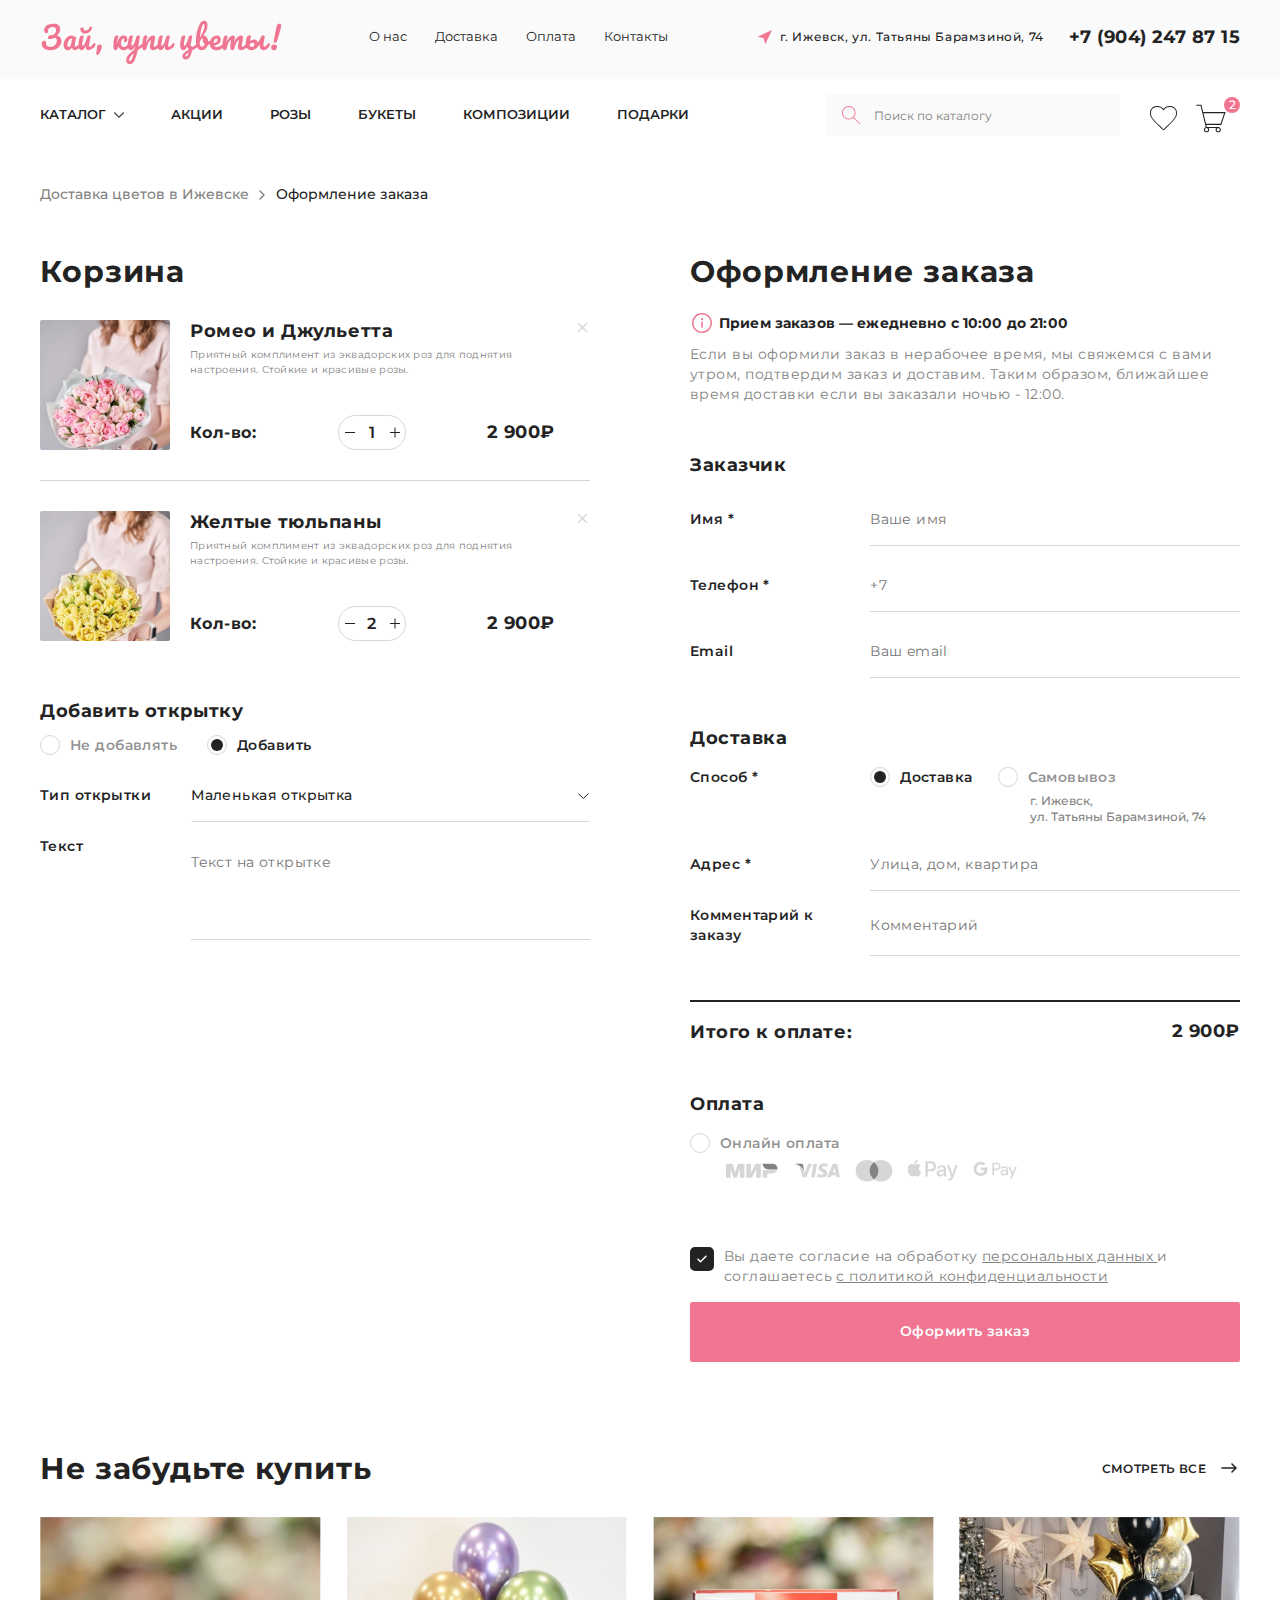
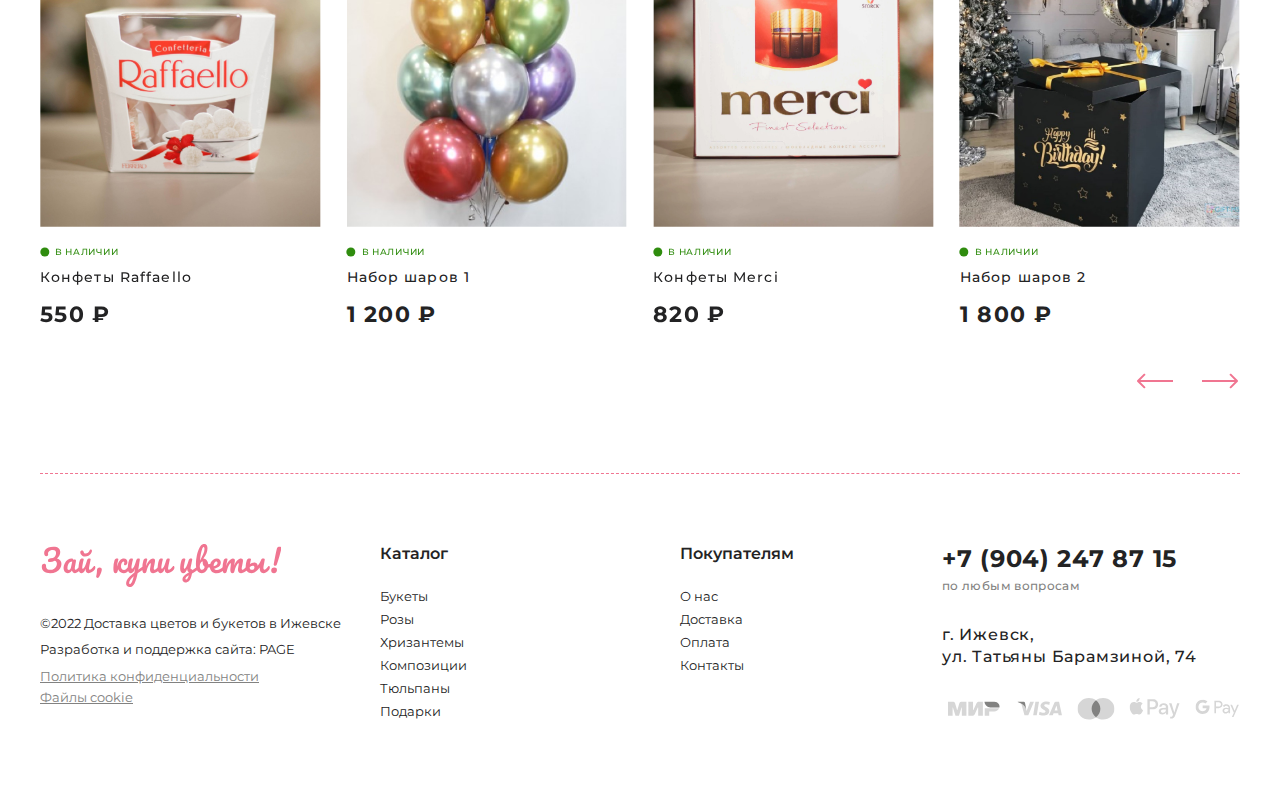
<file: page-order.html>
<!DOCTYPE html>
<html lang="ru">

<head>
   <meta charset="UTF-8">
   <meta http-equiv="X-UA-Compatible" content="IE=edge">
   <meta name="viewport" content="width=device-width, initial-scale=1.0">
   <title>Оформление заказа</title>
   <link rel="preconnect" href="https://fonts.googleapis.com">
   <link rel="preconnect" href="https://fonts.gstatic.com" crossorigin>
   <link href="https://fonts.googleapis.com/css2?family=Montserrat:wght@400;500;600;700&display=swap" rel="stylesheet">
   <link rel="stylesheet" href="css/swiper-bundle.min.css">
   <link rel="stylesheet" href="css/choices.min.css">
   <link rel="stylesheet" href="css/style.min.css">
</head>

<body>


   <div class="wrapper">
      <div class="btn__up">&uarr;</div>

      <div class="header__wrapper">
         <header class="header">
            <div class="header__top">
               <div class="container">
                  <div class="header__top-inner">
                     <a class="logo" href="#">
                        <img class="logo__img" src="images/logo.svg" alt="логотип">
                     </a>
                     <nav class="menu">
                        <ul class="menu__list">
                           <li class="menu__list-item">
                              <a class="menu__list-link" href="#">о нас</a>
                           </li>
                           <li class="menu__list-item">
                              <a class="menu__list-link" href="#">доставка</a>
                           </li>
                           <li class="menu__list-item">
                              <a class="menu__list-link" href="#">оплата</a>
                           </li>
                           <li class="menu__list-item">
                              <a class="menu__list-link" href="#">контакты</a>
                           </li>
                        </ul>
                     </nav>
                     <!-- ============================================================================================ -->
                     <nav class="menu__mobile">
                        <ul class="menu__list-mobile">
                           <li class="menu__list-item-mobile">
                              <div class="bottom-menu-mobile__block">
                                 <nav class="bottom-menu__mobile">
                                    <ul class="bottom-menu__list">
                                       <!-- =========================================================== -->
                                       <li class="bottom-menu__list-item bottom-menu__list-item-mobile ">
                                          <button
                                             class="bottom-menu__list-btn-mobile bottom-menu__ list-link-bank-mobile">
                                             Каталог #1</button>
                                          <svg class="mobile-menu__arrow" width="9" height="6" viewBox="0 0 9 6"
                                             fill="none" xmlns="http://www.w3.org/2000/svg">
                                             <path
                                                d="M4.5 5.51047C4.36637 5.51047 4.23327 5.45977 4.1313 5.35809L0.152739 1.37954C-0.0509132 1.17564 -0.0509132 0.845785 0.152739 0.642424C0.356392 0.438528 0.686247 0.438528 0.889851 0.642424L4.5 4.25228L8.11015 0.642424C8.3138 0.438528 8.64366 0.438528 8.84726 0.642424C9.05091 0.846076 9.05091 1.17564 8.84726 1.37954L4.86846 5.35809C4.76678 5.45977 4.63339 5.51047 4.5 5.51047Z"
                                                fill="#232324" />
                                          </svg>
                                          <ul class="bottom-sub-menu__list bottom-sub-menu__list-mobile">
                                             <li class="bottom-sub-menu__list-item">
                                                <a class="bottom-sub-menu__list-link" href="#">Пункт №1</a>
                                             </li>
                                             <li class="bottom-sub-menu__list-item">
                                                <a class="bottom-sub-menu__list-link" href="#">Пункт №2</a>
                                             </li>
                                             <li class="bottom-sub-menu__list-item">
                                                <a class="bottom-sub-menu__list-link" href="#">Пункт №3</a>
                                             </li>
                                          </ul>
                                       </li>
                                       <!-- =========================================================== -->
                                       <li class="bottom-menu__list-item bottom-menu__list-item-mobile ">
                                          <button
                                             class="bottom-menu__list-btn-mobile  bottom-menu__ list-link-bank-mobile   ">
                                             Каталог #2</button>
                                          <svg class="mobile-menu__arrow" width="9" height="6" viewBox="0 0 9 6"
                                             fill="none" xmlns="http://www.w3.org/2000/svg">
                                             <path
                                                d="M4.5 5.51047C4.36637 5.51047 4.23327 5.45977 4.1313 5.35809L0.152739 1.37954C-0.0509132 1.17564 -0.0509132 0.845785 0.152739 0.642424C0.356392 0.438528 0.686247 0.438528 0.889851 0.642424L4.5 4.25228L8.11015 0.642424C8.3138 0.438528 8.64366 0.438528 8.84726 0.642424C9.05091 0.846076 9.05091 1.17564 8.84726 1.37954L4.86846 5.35809C4.76678 5.45977 4.63339 5.51047 4.5 5.51047Z"
                                                fill="#232324" />
                                          </svg>
                                          <ul class="bottom-sub-menu__list bottom-sub-menu__list-mobile">
                                             <li class="bottom-sub-menu__list-item">
                                                <a class="bottom-sub-menu__list-link" href="#">Пункт №1</a>
                                             </li>
                                             <li class="bottom-sub-menu__list-item">
                                                <a class="bottom-sub-menu__list-link" href="#">Пункт №2</a>
                                             </li>
                                             <li class="bottom-sub-menu__list-item">
                                                <a class="bottom-sub-menu__list-link" href="#">Пункт №3</a>
                                             </li>
                                          </ul>
                                       </li>
                                       <!-- =========================================================== -->
                                       <li class="bottom-menu__list-item bottom-menu__list-item-mobile ">
                                          <button
                                             class="bottom-menu__list-btn-mobile  bottom-menu__ list-link-bank-mobile   ">
                                             Каталог #3</button>
                                          <svg class="mobile-menu__arrow" width="9" height="6" viewBox="0 0 9 6"
                                             fill="none" xmlns="http://www.w3.org/2000/svg">
                                             <path
                                                d="M4.5 5.51047C4.36637 5.51047 4.23327 5.45977 4.1313 5.35809L0.152739 1.37954C-0.0509132 1.17564 -0.0509132 0.845785 0.152739 0.642424C0.356392 0.438528 0.686247 0.438528 0.889851 0.642424L4.5 4.25228L8.11015 0.642424C8.3138 0.438528 8.64366 0.438528 8.84726 0.642424C9.05091 0.846076 9.05091 1.17564 8.84726 1.37954L4.86846 5.35809C4.76678 5.45977 4.63339 5.51047 4.5 5.51047Z"
                                                fill="#232324" />
                                          </svg>
                                          <ul class="bottom-sub-menu__list bottom-sub-menu__list-mobile">
                                             <li class="bottom-sub-menu__list-item">
                                                <a class="bottom-sub-menu__list-link" href="#">Пункт №1</a>
                                             </li>
                                             <li class="bottom-sub-menu__list-item">
                                                <a class="bottom-sub-menu__list-link" href="#">Пункт №2</a>
                                             </li>
                                             <li class="bottom-sub-menu__list-item">
                                                <a class="bottom-sub-menu__list-link" href="#">Пункт №3</a>
                                             </li>
                                          </ul>
                                       </li>
                                       <!-- =========================================================== -->
                                       <li class="bottom-menu__list-item">
                                          <a class="bottom-menu__list-link" href="#">Акции</a>
                                       </li>
                                       <li class="bottom-menu__list-item">
                                          <a class="bottom-menu__list-link" href="#">Розы</a>
                                       </li>
                                       <li class="bottom-menu__list-item">
                                          <a class="bottom-menu__list-link" href="#">Букеты</a>
                                       </li>
                                       <li class="bottom-menu__list-item">
                                          <a class="bottom-menu__list-link" href="#">Композиции</a>
                                       </li>
                                       <li class="bottom-menu__list-item">
                                          <a class="bottom-menu__list-link" href="#">Подарки</a>
                                       </li>
                                    </ul>
                                 </nav>
                              </div>
                           </li>
                           <li class="menu__list-item">
                              <a class="menu__list-link" href="#">о нас</a>
                           </li>
                           <li class="menu__list-item">
                              <a class="menu__list-link" href="#">доставка</a>
                           </li>
                           <li class="menu__list-item">
                              <a class="menu__list-link" href="#">оплата</a>
                           </li>
                           <li class="menu__list-item">
                              <a class="menu__list-link" href="#">контакты</a>
                           </li>
                        </ul>
                     </nav>
                     <!-- ============================================================================================ -->
                     <div class="header__contacts">
                        <div class="header__contacts-inner">
                           <img class="location__icon" src="images/icons/location-icon.svg" alt="иконка локации">
                           <address class="header__contacts-address">
                              г. Ижевск, ул. Татьяны Барамзиной, 74
                           </address>
                           <a class="header__contacts-phone" href="tel:79042478715">
                              +7 (904) 247 87 15
                           </a>
                           <a class="header__contacts-phone-mobile" href="tel:79042478715">
                              <svg width="25" height="25" viewBox="0 0 25 25" fill="none"
                                 xmlns="http://www.w3.org/2000/svg">
                                 <path
                                    d="M24.9828 20.5766C24.9034 19.9758 24.5566 19.4579 24.0315 19.1555L17.8639 15.6045C17.1085 15.1695 16.1502 15.2962 15.5336 15.9127L14.3188 17.1275C13.9955 17.4508 13.4841 17.4794 13.1294 17.194C12.1717 16.4234 11.2287 15.5753 10.3268 14.6732C9.42477 13.7712 8.57668 12.8283 7.80602 11.8706C7.52055 11.5158 7.54911 11.0045 7.87248 10.6811L9.08725 9.46631C9.70376 8.84985 9.83054 7.89166 9.39551 7.13612L5.84444 0.968526C5.54208 0.443375 5.02416 0.0966212 4.42341 0.0171411C3.82262 -0.062501 3.23229 0.137873 2.80379 0.566374L0.973319 2.3969C-0.304247 3.67452 -0.324766 6.01152 0.915545 8.9775C2.10818 11.8294 4.33384 14.9688 7.18243 17.8176C10.0311 20.6662 13.1706 22.8919 16.0225 24.0845C17.4825 24.695 18.7899 25.0001 19.8938 25C21.0324 25 21.9544 24.6754 22.6031 24.0267L24.4336 22.1961C24.8621 21.7676 25.0623 21.1773 24.9828 20.5766ZM17.4598 16.3063L23.6274 19.8574C23.9324 20.033 24.1338 20.3339 24.1799 20.6828C24.2187 20.9756 24.1426 21.2639 23.9701 21.4963L15.7735 16.8183L16.1063 16.4854C16.4644 16.1274 17.0211 16.0538 17.4598 16.3063ZM4.31715 0.820095C4.66612 0.866261 4.96692 1.06766 5.14251 1.37268L8.69358 7.54027C8.94627 7.97908 8.87263 8.53566 8.51459 8.89364L8.20882 9.19941L3.50513 1.02986C3.6974 0.887481 3.92737 0.81016 4.1671 0.81016C4.21683 0.81016 4.26699 0.813454 4.31715 0.820095ZM22.0304 23.4539C21.0154 24.4689 18.9395 24.4264 16.335 23.3372C13.578 22.1843 10.5311 20.0206 7.75521 17.2448C4.97934 14.469 2.81567 11.4219 1.66278 8.66503C0.573543 6.06049 0.531049 3.98461 1.54604 2.96957L2.90492 1.61063L7.61568 9.79254L7.29976 10.1085C6.68341 10.7249 6.62974 11.7007 7.17498 12.3784C7.96379 13.3587 8.83154 14.3235 9.75398 15.2459C10.6765 16.1684 11.6413 17.0362 12.6216 17.825C13.2992 18.3702 14.275 18.3166 14.8915 17.7002L15.1797 17.4119L23.3878 22.0965L22.0304 23.4539Z"
                                    fill="black" />
                              </svg>
                           </a>
                        </div>
                     </div>
                     <button type="button" class="icon-menu"><span></span></button>
                  </div>
               </div>
            </div>
            <div class="header__bottom">
               <div class="container">
                  <div class="header__bottom-inner">
                     <div class="bottom-menu__block">
                        <nav class="bottom-menu">
                           <ul class="bottom-menu__list">
                              <li class="bottom-menu__list-item bottom-menu__list-item-catalog">
                                 <a class="bottom-menu__list-link bottom-menu__list-link-catalog"
                                    href="page-catalog.html">Каталог</a>
                                 <svg class="menu__arrow arrow" width="9" height="6" viewBox="0 0 9 6" fill="none"
                                    xmlns="http://www.w3.org/2000/svg">
                                    <path
                                       d="M4.5 5.51047C4.36637 5.51047 4.23327 5.45977 4.1313 5.35809L0.152739 1.37954C-0.0509132 1.17564 -0.0509132 0.845785 0.152739 0.642424C0.356392 0.438528 0.686247 0.438528 0.889851 0.642424L4.5 4.25228L8.11015 0.642424C8.3138 0.438528 8.64366 0.438528 8.84726 0.642424C9.05091 0.846076 9.05091 1.17564 8.84726 1.37954L4.86846 5.35809C4.76678 5.45977 4.63339 5.51047 4.5 5.51047Z"
                                       fill="#232324" />
                                 </svg>
                                 <ul class="bottom-sub-menu__list">
                                    <li class="box-shadow-item">
                                       <ul class="box-shadow-list">
                                          <li class="bottom-sub-menu__list-item">
                                             <a class="bottom-sub-menu__list-link" href="#">Сборны букеты</a>
                                             <svg class="sub-menu__arrow arrow" width="9" height="6" viewBox="0 0 9 6"
                                                fill="none" xmlns="http://www.w3.org/2000/svg">
                                                <path
                                                   d="M4.5 5.51047C4.36637 5.51047 4.23327 5.45977 4.1313 5.35809L0.152739 1.37954C-0.0509132 1.17564 -0.0509132 0.845785 0.152739 0.642424C0.356392 0.438528 0.686247 0.438528 0.889851 0.642424L4.5 4.25228L8.11015 0.642424C8.3138 0.438528 8.64366 0.438528 8.84726 0.642424C9.05091 0.846076 9.05091 1.17564 8.84726 1.37954L4.86846 5.35809C4.76678 5.45977 4.63339 5.51047 4.5 5.51047Z"
                                                   fill="#232324" />
                                             </svg>
                                             <ul class="bottom-sub-sub-menu__list">
                                                <li class="box-shadow-item">
                                                   <ul class="box-shadow-list">
                                                      <li class="bottom-sub-sub-menu__list-item">
                                                         <a class="bottom-sub-sub-menu__list-link" href="#">оформление
                                                            свадеб</a>
                                                         <svg class="sub-sub-menu__arrow arrow" width="9" height="6"
                                                            viewBox="0 0 9 6" fill="none"
                                                            xmlns="http://www.w3.org/2000/svg">
                                                            <path
                                                               d="M4.5 5.51047C4.36637 5.51047 4.23327 5.45977 4.1313 5.35809L0.152739 1.37954C-0.0509132 1.17564 -0.0509132 0.845785 0.152739 0.642424C0.356392 0.438528 0.686247 0.438528 0.889851 0.642424L4.5 4.25228L8.11015 0.642424C8.3138 0.438528 8.64366 0.438528 8.84726 0.642424C9.05091 0.846076 9.05091 1.17564 8.84726 1.37954L4.86846 5.35809C4.76678 5.45977 4.63339 5.51047 4.5 5.51047Z"
                                                               fill="#232324" />
                                                         </svg>
                                                         <ul class="bottom-sub-sub-sub-menu__list">
                                                            <li class="box-shadow-item">
                                                               <ul class="box-shadow-list">
                                                                  <li class="bottom-sub-sub-sub-menu__list-item">
                                                                     <a class="bottom-sub-sub-sub-menu__list-link"
                                                                        href="#">композиции на президиум</a>
                                                                  </li>
                                                                  <li class="bottom-sub-sub-sub-menu__list-item">
                                                                     <a class="bottom-sub-sub-sub-menu__list-link"
                                                                        href="#">композиции на столы гостей</a>
                                                                  </li>
                                                               </ul>
                                                            </li>
                                                         </ul>
                                                      </li>
                                                      <li class="bottom-sub-sub-menu__list-item">
                                                         <a class="bottom-sub-sub-menu__list-link" href="#">для
                                                            девушки</a>
                                                      </li>
                                                      <li class="bottom-sub-sub-menu__list-item">
                                                         <a class="bottom-sub-sub-menu__list-link" href="#">для
                                                            невесты</a>
                                                      </li>
                                                   </ul>
                                                </li>
                                             </ul>
                                          </li>
                                          <li class="bottom-sub-menu__list-item">
                                             <a class="bottom-sub-menu__list-link" href="#">монобукеты</a>
                                          </li>
                                          <li class="bottom-sub-menu__list-item">
                                             <a class="bottom-sub-menu__list-link" href="#">розы</a>
                                          </li>
                                          <li class="bottom-sub-menu__list-item">
                                             <a class="bottom-sub-menu__list-link" href="#">свадебные</a>
                                          </li>
                                       </ul>
                                    </li>
                                 </ul>
                              </li>
                              <li class="bottom-menu__list-item">
                                 <a class="bottom-menu__list-link" href="#">Акции</a>
                              </li>
                              <li class="bottom-menu__list-item">
                                 <a class="bottom-menu__list-link" href="#">Розы</a>
                              </li>
                              <li class="bottom-menu__list-item">
                                 <a class="bottom-menu__list-link" href="#">Букеты</a>
                              </li>
                              <li class="bottom-menu__list-item">
                                 <a class="bottom-menu__list-link" href="#">Композиции</a>
                              </li>
                              <li class="bottom-menu__list-item">
                                 <a class="bottom-menu__list-link" href="#">Подарки</a>
                              </li>
                           </ul>
                        </nav>
                     </div>
                     <div class="bottom-actions__block">
                        <div class="header__search" data-da=".bottom-menu-mobile__block,525,first">
                           <form class="header__search-form" action="#">
                              <button class="search-header__btn" type="submit">
                                 <img class="search-header__icon" src="images/icons/search-icon.svg"
                                    alt="иконка поиска">
                              </button>
                              <input class="search-header__input" autocomplete="off" type="text"
                                 placeholder="Поиск по каталогу">
                           </form>
                        </div>
                        <div class="user-actions__box" data-da=".header__contacts,525,last">
                           <div class="header__favorites">
                              <a class="favorites__link" href="#">
                                 <svg class="favorites__img" width="27" height="24" viewBox="0 0 27 24" fill="none"
                                    xmlns="http://www.w3.org/2000/svg">
                                    <path
                                       d="M25.7299 2.74562C24.5731 1.22668 22.7537 0.3534 20.1647 0.0756663C19.955 0.0543733 19.7339 0.0411478 19.5063 0.0411478C17.2108 0.0411478 14.9231 1.11796 13.4998 2.82894C12.075 1.11783 9.78943 0.0410156 7.49481 0.0410156C7.2672 0.0410156 7.04753 0.0538443 6.83354 0.075534C4.24823 0.3534 2.42973 1.22668 1.27211 2.74509C0.124803 4.25067 -0.24908 6.29123 0.161173 8.81067C0.760814 12.4661 5.49354 16.9163 9.29572 20.4936L9.38288 20.5755C10.4417 21.5723 11.3566 22.4338 11.9526 23.0746C12.033 23.165 12.7591 23.9596 13.5538 23.9596C14.3537 23.9596 15.0637 23.1526 15.1285 23.075C15.7619 22.3887 16.7899 21.415 17.8042 20.4561C21.5638 16.8892 26.2439 12.4499 26.837 8.80908C27.2497 6.29162 26.8776 4.25213 25.7299 2.74562ZM25.8808 8.65302C25.3403 11.9723 20.7922 16.2871 17.1187 19.7709C16.1129 20.7232 15.0721 21.7072 14.4038 22.4323C14.2377 22.6278 13.8188 22.9914 13.5537 22.9914C13.2967 22.9914 12.8782 22.6572 12.6699 22.4244C12.0437 21.7514 11.1185 20.8795 10.0463 19.8704L9.95911 19.7881C6.26299 16.3115 1.66319 11.9849 1.11605 8.65421C0.75116 6.40827 1.06209 4.61781 2.04236 3.33177C3.02871 2.03673 4.63045 1.28659 6.93366 1.03848C7.11445 1.02049 7.3 1.00912 7.49455 1.00912C9.70637 1.00912 11.9063 2.14558 13.0982 3.90536L13.4996 4.49561L13.9004 3.90536C15.0923 2.14558 17.2927 1.00912 19.5064 1.00912C19.7 1.00912 19.8869 1.02049 20.0644 1.03848C22.3709 1.28606 23.9721 2.03621 24.9599 3.33217C25.939 4.619 26.2495 6.40906 25.8808 8.65302Z"
                                       fill="#232324" />
                                 </svg>
                              </a>
                           </div>
                           <div class="header__basket">
                              <a class="basket__link" href="#">
                                 <svg class="basket__img" width="30" height="29" viewBox="0 0 30 29" fill="none"
                                    xmlns="http://www.w3.org/2000/svg">
                                    <path
                                       d="M29.6219 8.1017H7.21491L5.40591 0.637695H0.378906V1.7037H4.56691L9.76491 23.1467C8.65691 23.4697 7.84191 24.4807 7.84191 25.6937C7.84191 27.1657 9.03491 28.3597 10.5079 28.3597C11.9809 28.3597 13.1739 27.1657 13.1739 25.6937C13.1739 25.0907 12.9659 24.5407 12.6289 24.0947H20.1159C19.7789 24.5407 19.5709 25.0917 19.5709 25.6937C19.5709 27.1657 20.7639 28.3597 22.2359 28.3597C23.7079 28.3597 24.9019 27.1657 24.9019 25.6937C24.9019 24.2207 23.7089 23.0287 22.2359 23.0277H10.8329L10.3159 20.8947H25.2839L29.6209 8.0997L29.6219 8.1017ZM12.1069 25.6957C12.1069 26.5777 11.3899 27.2947 10.5079 27.2947C9.62591 27.2947 8.90891 26.5777 8.90891 25.6957C8.90891 24.8137 9.62591 24.0967 10.5079 24.0967C11.3899 24.0967 12.1069 24.8147 12.1069 25.6957ZM23.8359 25.6957C23.8359 26.5777 23.1179 27.2947 22.2359 27.2947C21.3539 27.2947 20.6369 26.5777 20.6369 25.6957C20.6369 24.8137 21.3539 24.0967 22.2359 24.0967C23.1179 24.0967 23.8359 24.8147 23.8359 25.6957ZM10.0579 19.8307L7.47291 9.1687H28.1349L24.5199 19.8307H10.0579Z"
                                       fill="#232324" />
                                 </svg>
                                 <span class="basket__num">2</span>
                              </a>
                           </div>
                        </div>
                     </div>
                  </div>
               </div>
            </div>
         </header>
      </div>

      <div class="breadcrumbs">
         <div class="container">
            <div class="breadcrumbs__body">
               <div class="breadcrumbs__inner">
                  <ul class="breadcrumbs__list mobile-overflow ">
                     <li class="breadcrumbs__list-item">
                        <a class="breadcrumbs__list-item-link breadcrumbs__list-item-link--great"
                           href="index.html">Доставка цветов в Ижевске</a>
                     </li>
                     <li class="breadcrumbs__list-item">
                        <span class="breadcrumbs__list-item-link--color">Оформление заказа</span>
                     </li>
                  </ul>
               </div>
            </div>
         </div>
      </div>

      <main class="main">

         <section class="order-section">
            <div class="container">
               <div class="order-section__inner">
                  <div class="basket__block">
                     <form class="basket__form" action="#">
                        <div class="section-title__block">
                           <div class="title__block-inner  order-title__block-inner">
                              <h2 class="section__title">Корзина</h2>
                           </div>
                        </div>
                        <div class="basket__product-items">
                           <div class="basket__product-item">
                              <div class="basket__product-item-inner">
                                 <div class="basket__pictures">
                                    <img class="basket__images" src="images/basket/basket-01.jpg" alt="">
                                 </div>
                                 <div class="basket__content">
                                    <div class="basket__content-title">
                                       <h5 class="basket__title">Ромео и Джульетта</h5>
                                       <button class="basket__close-btn">
                                          <svg class="basket__close-img" width="15" height="15" viewBox="0 0 15 15"
                                             fill="none" xmlns="http://www.w3.org/2000/svg">
                                             <path
                                                d="M3.89116 3.00728C3.64709 2.7632 3.25135 2.7632 3.00728 3.00728C2.7632 3.25135 2.7632 3.64708 3.00728 3.89116L6.6165 7.50036L3.00732 11.1095C2.76324 11.3536 2.76324 11.7494 3.00732 11.9934C3.25139 12.2375 3.64712 12.2375 3.8912 11.9934L7.50037 8.38424L11.1096 11.9934C11.3536 12.2375 11.7494 12.2375 11.9934 11.9934C12.2375 11.7494 12.2375 11.3536 11.9934 11.1095L8.38425 7.50036L11.9934 3.89116C12.2376 3.64708 12.2376 3.25135 11.9934 3.00728C11.7494 2.7632 11.3537 2.7632 11.1096 3.00728L7.50037 6.61649L3.89116 3.00728Z"
                                                fill="#D6D6D6" />
                                          </svg>
                                       </button>
                                    </div>
                                    <div class="basket__content-body">
                                       <div class="basket__content-text">
                                          Приятный комплимент из эквадорских роз для поднятия настроения. Стойкие и
                                          красивые
                                          розы.
                                       </div>
                                       <div class="basket__control-box">
                                          <div class="basket__control-amount">
                                             Кол-во:
                                          </div>
                                          <div class="basket__control-quantity">
                                             <div class="quantity">
                                                <button type="button"
                                                   class="quantity__button quantity__button_minus"></button>
                                                <div class="quantity__input  ">
                                                   <input id="q_1" autocomplete="off" type="text" value="1"
                                                      name="cart-1">
                                                </div>
                                                <button type="button"
                                                   class="quantity__button quantity__button_plus"></button>
                                             </div>
                                          </div>
                                          <div class="basket__control-price">
                                             2 900₽
                                          </div>
                                       </div>
                                    </div>
                                 </div>
                              </div>
                           </div>
                           <div class="basket__product-item">
                              <div class="basket__product-item-inner">
                                 <div class="basket__pictures">
                                    <img class="basket__images" src="images/basket/basket-02.jpg" alt="">
                                 </div>
                                 <div class="basket__content">
                                    <div class="basket__content-title">
                                       <h5 class="basket__title">Желтые тюльпаны</h5>
                                       <button class="basket__close-btn">
                                          <svg class="basket__close-img" width="15" height="15" viewBox="0 0 15 15"
                                             fill="none" xmlns="http://www.w3.org/2000/svg">
                                             <path
                                                d="M3.89116 3.00728C3.64709 2.7632 3.25135 2.7632 3.00728 3.00728C2.7632 3.25135 2.7632 3.64708 3.00728 3.89116L6.6165 7.50036L3.00732 11.1095C2.76324 11.3536 2.76324 11.7494 3.00732 11.9934C3.25139 12.2375 3.64712 12.2375 3.8912 11.9934L7.50037 8.38424L11.1096 11.9934C11.3536 12.2375 11.7494 12.2375 11.9934 11.9934C12.2375 11.7494 12.2375 11.3536 11.9934 11.1095L8.38425 7.50036L11.9934 3.89116C12.2376 3.64708 12.2376 3.25135 11.9934 3.00728C11.7494 2.7632 11.3537 2.7632 11.1096 3.00728L7.50037 6.61649L3.89116 3.00728Z"
                                                fill="#D6D6D6" />
                                          </svg>
                                       </button>
                                    </div>
                                    <div class="basket__content-body">
                                       <div class="basket__content-text">
                                          Приятный комплимент из эквадорских роз для поднятия настроения. Стойкие и
                                          красивые розы.
                                       </div>
                                       <div class="basket__control-box">
                                          <div class="basket__control-amount">
                                             Кол-во:
                                          </div>
                                          <div class="basket__control-quantity">
                                             <div class="quantity">
                                                <button type="button"
                                                   class="quantity__button quantity__button_minus"></button>
                                                <div class="quantity__input  ">
                                                   <input id="q_2" autocomplete="off" type="text" value="2"
                                                      name="cart-2">
                                                </div>
                                                <button type="button"
                                                   class="quantity__button quantity__button_plus"></button>
                                             </div>
                                          </div>
                                          <div class="basket__control-price">
                                             2 900₽
                                          </div>
                                       </div>
                                    </div>
                                 </div>
                              </div>
                           </div>
                        </div>
                        <div class="postcard">
                           <div class="postcard__title">Добавить открытку</div>
                           <div class="postcard__add-selection">
                              <div class="postcard__add-selection-inner">
                                 <div class="radio-btn__box   postcard-radio-btn__box  ">
                                    <label>
                                       <input class="input__base-box" type="radio" value="Не добавлять"
                                          name="communication">
                                       <span class="radio-style"></span>
                                       <span class="radio__title">Не добавлять</span>
                                    </label>
                                 </div>
                                 <div class="radio-btn__box">
                                    <label>
                                       <input class="input__base-box" type="radio" value="Добавить" name="communication"
                                          checked>
                                       <span class="radio-style"></span>
                                       <span class="radio__title">Добавить</span>
                                    </label>
                                 </div>
                              </div>
                           </div>
                           <div class="postcard__type">
                              <div class="postcard__type-inner">
                                 <div class="postcard__size-box">
                                    <div class="postcard__size-title">Тип открытки</div>
                                    <div class="postcard__size-select">
                                       <div class="select__postcard">
                                          <select class="multi-default">
                                             <option class="postcard__option" value="Маленькая открытка" selected>
                                                Маленькая открытка
                                             </option>
                                             <option class="postcard__option" value="Средняя открытка">Средняя открытка
                                             </option>
                                             <option class="postcard__option" value="Большая открытка">Большая открытка
                                             </option>
                                          </select>
                                       </div>
                                    </div>
                                 </div>
                                 <div class="postcard__text-box">
                                    <div class="postcard__text-title">Текст</div>
                                    <div class="postcard__textarea-inner">
                                       <textarea class="postcard__textarea" name="text-textarea"
                                          placeholder="Текст на открытке"></textarea>
                                    </div>
                                 </div>
                              </div>
                           </div>
                        </div>
                     </form>
                  </div>
                  <div class="placement__block">
                     <form class="placement__form" action="#">
                        <div class="section-title__block">
                           <div class="title__block-inner placement-title__block-inner">
                              <h2 class="section__title">Оформление заказа</h2>
                           </div>
                        </div>
                        <div class="placement__block-items">
                           <div class="placement__block-item admission__box">
                              <div class="admission__title">
                                 <img class="admission__images" src="images/icons/slider-description-icon.svg" alt="">
                                 Прием заказов — ежедневно с 10:00 до 21:00
                              </div>
                              <div class="admission__text">
                                 Если вы оформили заказ в нерабочее время, мы свяжемся с вами утром, подтвердим заказ и
                                 доставим. Таким образом, ближайшее время доставки если вы заказали ночью - 12:00.
                              </div>
                           </div>
                           <div class="placement__block-item customer__box">
                              <div class="customer__title">
                                 Заказчик
                              </div>
                              <div class="customer__body">
                                 <div class="customer__name-box">
                                    <div class="customer__name">
                                       Имя *
                                    </div>
                                    <input class="name__input" type="text" placeholder="Ваше имя" name="name">
                                 </div>
                                 <div class="customer__phone-box  phone-box ">
                                    <div class="customer__phone">
                                       Телефон *
                                    </div>
                                    <input class="phone__input" type="tel" placeholder="+7" name="phone">
                                 </div>
                                 <div class="customer__mail-box">
                                    <div class="customer__mail">
                                       Email
                                    </div>
                                    <input class="mail__input" type="email" placeholder="Ваш email" name="mail">
                                 </div>
                              </div>
                           </div>
                           <div class="placement__block-item shipping__box">
                              <div class="shipping__title">
                                 Доставка
                              </div>
                              <div class="shipping__body">
                                 <div class="shipping__method-box">
                                    <div class="shipping__method">
                                       Способ *
                                    </div>
                                    <div class="method-delivery__box">
                                       <div class="method-delivery__selection">
                                          <div class="radio-btn__box delivery-radio-btn__box">
                                             <label>
                                                <input class="input__base-box" type="radio" value="Доставка"
                                                   name="delivery" checked>
                                                <span class="radio-style"></span>
                                                <span class="radio__title">Доставка</span>
                                             </label>
                                          </div>
                                          <div class="radio-btn__box  delivery-radio-btn__box">
                                             <label>
                                                <input class="input__base-box" type="radio" value="Самовывоз "
                                                   name="delivery">
                                                <span class="radio-style"></span>
                                                <span class="radio__title">Самовывоз </span>
                                             </label>
                                             <div class="radio-btn__address">
                                                г. Ижевск, <br>
                                                ул. Татьяны Барамзиной, 74
                                             </div>
                                          </div>
                                       </div>
                                    </div>
                                 </div>
                                 <div class="shipping__address-box ">
                                    <div class="shipping__address">
                                       Адрес *
                                    </div>
                                    <input class="shipping__input" type="text" placeholder="Улица, дом, квартира"
                                       name="address">
                                 </div>
                                 <div class="shipping__commentary-box">
                                    <div class="shipping__commentary">
                                       Комментарий к заказу
                                    </div>
                                    <textarea class="shipping__textarea" name="commentary"
                                       placeholder="Комментарий"></textarea>
                                 </div>
                              </div>
                           </div>
                           <div class="placement__block-item total__box">
                              <div class="total-due__text">
                                 Итого к оплате:
                              </div>
                              <div class="total-due__sum">
                                 2 900₽
                              </div>
                           </div>
                           <div class="placement__block-item payment__box">
                              <div class="payment__title">
                                 Оплата
                              </div>
                              <div class="payment__body">
                                 <div class="online-payment__box">
                                    <div class="radio-btn__box">
                                       <label>
                                          <input class="input__base-box" type="checkbox" value="Онлайн оплата"
                                             name="online-payment">
                                          <span class="radio-style"></span>
                                          <span class="radio__title">Онлайн оплата</span>
                                       </label>
                                    </div>
                                 </div>
                                 <div class="footer__pay-box payment__pay-box">
                                    <a class="footer__pay-link" href="#">
                                       <img class="footer__pay-pictures" src="images/icons/pay-icon-mir-01.svg"
                                          alt="карта мир">
                                    </a>
                                    <a class="footer__pay-link" href="#">
                                       <img class="footer__pay-pictures" src="images/icons/pay-icon-visa-02.svg"
                                          alt="карта мир">
                                    </a>
                                    <a class="footer__pay-link" href="#">
                                       <img class="footer__pay-pictures" src="images/icons/pay-icon-master-03.svg"
                                          alt="карта мир">
                                    </a>
                                    <a class="footer__pay-link" href="#">
                                       <img class="footer__pay-pictures" src="images/icons/pay-icon-apple-04.svg"
                                          alt="карта мир">
                                    </a>
                                    <a class="footer__pay-link" href="#">
                                       <img class="footer__pay-pictures" src="images/icons/pay-icon-google-05.svg"
                                          alt="карта мир">
                                    </a>
                                 </div>
                              </div>
                           </div>
                           <div class="placement__block-item policy__box">
                              <div class="policy__box-body">
                                 <div class="policy__checkbox">
                                    <input id="p_1" class="checkbox__input-policy" type="checkbox" name="policy"
                                       checked>
                                    <label for="p_1" class="checkbox__label-policy"></label>
                                 </div>
                                 <p class="policy__description">
                                    Вы даете согласие на обработку
                                    <a class="personal-information" href="#">
                                       персональных данных
                                    </a>
                                    и соглашаетесь
                                    <a class="confidentiality-policy" href="#">
                                       с политикой конфиденциальности
                                    </a>
                                 </p>
                              </div>
                           </div>
                           <button class="place-order__btn">
                              Оформить заказ
                           </button>
                        </div>
                     </form>
                  </div>
               </div>
            </div>
         </section>

         <section class="shop-slider__section">
            <div class="container">
               <div class="section-title__block">
                  <div class="title__block-inner">
                     <h2 class="section__title">Не забудьте купить</h2>
                     <a class="section__title-link" href="#">
                        смотреть Все
                        <svg class="section__title-arrow" width="16" height="11" viewBox="0 0 16 11" fill="none"
                           xmlns="http://www.w3.org/2000/svg">
                           <path
                              d="M10.47 10.0297C10.3295 9.88912 10.2507 9.69849 10.2507 9.49974C10.2507 9.30099 10.3295 9.11037 10.47 8.96974L13.19 6.24974H1C0.801088 6.24974 0.610322 6.17072 0.46967 6.03007C0.329018 5.88942 0.25 5.69865 0.25 5.49974C0.25 5.30083 0.329018 5.11006 0.46967 4.96941C0.610322 4.82876 0.801088 4.74974 1 4.74974H13.188L10.47 2.03074C10.4003 1.96107 10.3451 1.87837 10.3074 1.78734C10.2697 1.69632 10.2503 1.59876 10.2503 1.50024C10.2503 1.30126 10.3293 1.11044 10.47 0.96974C10.6107 0.829043 10.8015 0.75 11.0005 0.75C11.1995 0.75 11.3903 0.829043 11.531 0.96974L15.531 4.96974C15.6007 5.0393 15.6559 5.12192 15.6936 5.21286C15.7313 5.30381 15.7508 5.40129 15.7508 5.49974C15.7508 5.59819 15.7313 5.69567 15.6936 5.78662C15.6559 5.87756 15.6007 5.96018 15.531 6.02974L11.531 10.0297C11.4613 10.0994 11.3786 10.1547 11.2876 10.1924C11.1966 10.2302 11.099 10.2496 11.0005 10.2496C10.902 10.2496 10.8044 10.2302 10.7134 10.1924C10.6224 10.1547 10.5397 10.0994 10.47 10.0297Z"
                              fill="#232324" />
                        </svg>
                     </a>
                  </div>
               </div>
               <div class="shop-slider__inner">
                  <div class="swiper shop-slider">
                     <div class="swiper-wrapper shop__slider-wrapper">
                        <div class="swiper-slide shop-slide">
                           <div class="exemple__item shop__item">
                              <div class="exemple__item-block">
                                 <a class="item-block__pictures" href="#">
                                    <img class="item-block__images" src="images/slider/shop-slider-01.jpg" alt="">
                                 </a>
                                 <div class="item-block__body">
                                    <p class="item-block__sub-title">в наличии</p>
                                    <a class="item-block__title" href="#">Конфеты Raffaello</a>
                                    <div class="item-block__text">
                                       <div class="item-price__block">
                                          <div class="item-price__inner">
                                             <p class="item-price__new">550 ₽</p>
                                             <p class="item-price__old"></p>
                                          </div>
                                          <div class="item-price__btn-box like-price__btn-box">
                                             <button class="item-price__btn">
                                                <svg class="card-basket__img" width="19" height="19" viewBox="0 0 19 19"
                                                   fill="none" xmlns="http://www.w3.org/2000/svg">
                                                   <path
                                                      d="M18.2895 16.1375L16.6295 6.6375C16.4895 5.7975 15.7595 5.1875 14.9095 5.1875H13.4995V4.1875C13.4995 1.9775 11.7095 0.1875 9.4995 0.1875C7.2895 0.1875 5.4995 1.9775 5.4995 4.1875V5.1875H4.0895C3.2395 5.1875 2.5095 5.7975 2.3695 6.6375L0.709502 16.1375C0.629502 16.6475 0.769502 17.1675 1.0995 17.5675C1.4295 17.9575 1.9195 18.1875 2.4395 18.1875H16.5595C17.0795 18.1875 17.5695 17.9575 17.8995 17.5675C18.2295 17.1675 18.3695 16.6475 18.2895 16.1375ZM6.9995 4.1875C6.9995 2.8075 8.1195 1.6875 9.4995 1.6875C10.8795 1.6875 11.9995 2.8075 11.9995 4.1875V5.1875H6.9995V4.1875ZM16.7495 16.5975C16.7195 16.6275 16.6595 16.6875 16.5595 16.6875H2.4395C2.3395 16.6875 2.2795 16.6275 2.2495 16.5975C2.2195 16.5675 2.1695 16.4975 2.1895 16.3975L3.8395 6.8975C3.8695 6.7775 3.9695 6.6875 4.0895 6.6875H5.4995V9.4375C5.4995 9.8475 5.8395 10.1875 6.2495 10.1875C6.6595 10.1875 6.9995 9.8475 6.9995 9.4375V6.6875H11.9995V9.4375C11.9995 9.8475 12.3395 10.1875 12.7495 10.1875C13.1595 10.1875 13.4995 9.8475 13.4995 9.4375V6.6875H14.9095C15.0295 6.6875 15.1295 6.7775 15.1495 6.8975L16.8095 16.3975C16.8195 16.4975 16.7795 16.5675 16.7495 16.5975Z"
                                                      fill="white" />
                                                </svg>
                                                В корзину
                                             </button>
                                          </div>
                                       </div>
                                    </div>
                                 </div>
                              </div>
                           </div>
                        </div>
                        <div class="swiper-slide shop-slide">
                           <div class="exemple__item shop__item">
                              <div class="exemple__item-block">
                                 <a class="item-block__pictures" href="#">
                                    <img class="item-block__images" src="images/slider/shop-slider-02.jpg" alt="">
                                 </a>
                                 <div class="item-block__body">
                                    <p class="item-block__sub-title">в наличии</p>
                                    <a class="item-block__title" href="#">Набор шаров 1</a>
                                    <div class="item-block__text">
                                       <div class="item-price__block">
                                          <div class="item-price__inner">
                                             <p class="item-price__new">1 200 ₽</p>
                                             <p class="item-price__old"></p>
                                          </div>
                                          <div class="item-price__btn-box like-price__btn-box">
                                             <button class="item-price__btn">
                                                <svg class="card-basket__img" width="19" height="19" viewBox="0 0 19 19"
                                                   fill="none" xmlns="http://www.w3.org/2000/svg">
                                                   <path
                                                      d="M18.2895 16.1375L16.6295 6.6375C16.4895 5.7975 15.7595 5.1875 14.9095 5.1875H13.4995V4.1875C13.4995 1.9775 11.7095 0.1875 9.4995 0.1875C7.2895 0.1875 5.4995 1.9775 5.4995 4.1875V5.1875H4.0895C3.2395 5.1875 2.5095 5.7975 2.3695 6.6375L0.709502 16.1375C0.629502 16.6475 0.769502 17.1675 1.0995 17.5675C1.4295 17.9575 1.9195 18.1875 2.4395 18.1875H16.5595C17.0795 18.1875 17.5695 17.9575 17.8995 17.5675C18.2295 17.1675 18.3695 16.6475 18.2895 16.1375ZM6.9995 4.1875C6.9995 2.8075 8.1195 1.6875 9.4995 1.6875C10.8795 1.6875 11.9995 2.8075 11.9995 4.1875V5.1875H6.9995V4.1875ZM16.7495 16.5975C16.7195 16.6275 16.6595 16.6875 16.5595 16.6875H2.4395C2.3395 16.6875 2.2795 16.6275 2.2495 16.5975C2.2195 16.5675 2.1695 16.4975 2.1895 16.3975L3.8395 6.8975C3.8695 6.7775 3.9695 6.6875 4.0895 6.6875H5.4995V9.4375C5.4995 9.8475 5.8395 10.1875 6.2495 10.1875C6.6595 10.1875 6.9995 9.8475 6.9995 9.4375V6.6875H11.9995V9.4375C11.9995 9.8475 12.3395 10.1875 12.7495 10.1875C13.1595 10.1875 13.4995 9.8475 13.4995 9.4375V6.6875H14.9095C15.0295 6.6875 15.1295 6.7775 15.1495 6.8975L16.8095 16.3975C16.8195 16.4975 16.7795 16.5675 16.7495 16.5975Z"
                                                      fill="white" />
                                                </svg>
                                                В корзину
                                             </button>
                                          </div>
                                       </div>
                                    </div>
                                 </div>
                              </div>
                           </div>
                        </div>
                        <div class="swiper-slide shop-slide">
                           <div class="exemple__item shop__item">
                              <div class="exemple__item-block">
                                 <a class="item-block__pictures" href="#">
                                    <img class="item-block__images" src="images/slider/shop-slider-03.jpg" alt="">
                                 </a>
                                 <div class="item-block__body">
                                    <p class="item-block__sub-title">в наличии</p>
                                    <a class="item-block__title" href="#">Конфеты Merci</a>
                                    <div class="item-block__text">
                                       <div class="item-price__block">
                                          <div class="item-price__inner">
                                             <p class="item-price__new">820 ₽</p>
                                             <p class="item-price__old"></p>
                                          </div>
                                          <div class="item-price__btn-box like-price__btn-box">
                                             <button class="item-price__btn">
                                                <svg class="card-basket__img" width="19" height="19" viewBox="0 0 19 19"
                                                   fill="none" xmlns="http://www.w3.org/2000/svg">
                                                   <path
                                                      d="M18.2895 16.1375L16.6295 6.6375C16.4895 5.7975 15.7595 5.1875 14.9095 5.1875H13.4995V4.1875C13.4995 1.9775 11.7095 0.1875 9.4995 0.1875C7.2895 0.1875 5.4995 1.9775 5.4995 4.1875V5.1875H4.0895C3.2395 5.1875 2.5095 5.7975 2.3695 6.6375L0.709502 16.1375C0.629502 16.6475 0.769502 17.1675 1.0995 17.5675C1.4295 17.9575 1.9195 18.1875 2.4395 18.1875H16.5595C17.0795 18.1875 17.5695 17.9575 17.8995 17.5675C18.2295 17.1675 18.3695 16.6475 18.2895 16.1375ZM6.9995 4.1875C6.9995 2.8075 8.1195 1.6875 9.4995 1.6875C10.8795 1.6875 11.9995 2.8075 11.9995 4.1875V5.1875H6.9995V4.1875ZM16.7495 16.5975C16.7195 16.6275 16.6595 16.6875 16.5595 16.6875H2.4395C2.3395 16.6875 2.2795 16.6275 2.2495 16.5975C2.2195 16.5675 2.1695 16.4975 2.1895 16.3975L3.8395 6.8975C3.8695 6.7775 3.9695 6.6875 4.0895 6.6875H5.4995V9.4375C5.4995 9.8475 5.8395 10.1875 6.2495 10.1875C6.6595 10.1875 6.9995 9.8475 6.9995 9.4375V6.6875H11.9995V9.4375C11.9995 9.8475 12.3395 10.1875 12.7495 10.1875C13.1595 10.1875 13.4995 9.8475 13.4995 9.4375V6.6875H14.9095C15.0295 6.6875 15.1295 6.7775 15.1495 6.8975L16.8095 16.3975C16.8195 16.4975 16.7795 16.5675 16.7495 16.5975Z"
                                                      fill="white" />
                                                </svg>
                                                В корзину
                                             </button>
                                          </div>
                                       </div>
                                    </div>
                                 </div>
                              </div>
                           </div>
                        </div>
                        <div class="swiper-slide shop-slide">
                           <div class="exemple__item shop__item">
                              <div class="exemple__item-block">
                                 <a class="item-block__pictures" href="#">
                                    <img class="item-block__images" src="images/slider/shop-slider-04.jpg" alt="">
                                 </a>
                                 <div class="item-block__body">
                                    <p class="item-block__sub-title">в наличии</p>
                                    <a class="item-block__title" href="#">Набор шаров 2</a>
                                    <div class="item-block__text">
                                       <div class="item-price__block">
                                          <div class="item-price__inner">
                                             <p class="item-price__new">1 800 ₽</p>
                                             <p class="item-price__old"></p>
                                          </div>
                                          <div class="item-price__btn-box like-price__btn-box">
                                             <button class="item-price__btn">
                                                <svg class="card-basket__img" width="19" height="19" viewBox="0 0 19 19"
                                                   fill="none" xmlns="http://www.w3.org/2000/svg">
                                                   <path
                                                      d="M18.2895 16.1375L16.6295 6.6375C16.4895 5.7975 15.7595 5.1875 14.9095 5.1875H13.4995V4.1875C13.4995 1.9775 11.7095 0.1875 9.4995 0.1875C7.2895 0.1875 5.4995 1.9775 5.4995 4.1875V5.1875H4.0895C3.2395 5.1875 2.5095 5.7975 2.3695 6.6375L0.709502 16.1375C0.629502 16.6475 0.769502 17.1675 1.0995 17.5675C1.4295 17.9575 1.9195 18.1875 2.4395 18.1875H16.5595C17.0795 18.1875 17.5695 17.9575 17.8995 17.5675C18.2295 17.1675 18.3695 16.6475 18.2895 16.1375ZM6.9995 4.1875C6.9995 2.8075 8.1195 1.6875 9.4995 1.6875C10.8795 1.6875 11.9995 2.8075 11.9995 4.1875V5.1875H6.9995V4.1875ZM16.7495 16.5975C16.7195 16.6275 16.6595 16.6875 16.5595 16.6875H2.4395C2.3395 16.6875 2.2795 16.6275 2.2495 16.5975C2.2195 16.5675 2.1695 16.4975 2.1895 16.3975L3.8395 6.8975C3.8695 6.7775 3.9695 6.6875 4.0895 6.6875H5.4995V9.4375C5.4995 9.8475 5.8395 10.1875 6.2495 10.1875C6.6595 10.1875 6.9995 9.8475 6.9995 9.4375V6.6875H11.9995V9.4375C11.9995 9.8475 12.3395 10.1875 12.7495 10.1875C13.1595 10.1875 13.4995 9.8475 13.4995 9.4375V6.6875H14.9095C15.0295 6.6875 15.1295 6.7775 15.1495 6.8975L16.8095 16.3975C16.8195 16.4975 16.7795 16.5675 16.7495 16.5975Z"
                                                      fill="white" />
                                                </svg>
                                                В корзину
                                             </button>
                                          </div>
                                       </div>
                                    </div>
                                 </div>
                              </div>
                           </div>
                        </div>
                     </div>
                     <div class="swiper-pagination shop-pagination"></div>
                  </div>
                  <div class="slider__buttons-box">
                     <div class="swiper-button-prev shop-button-prev">
                        <svg class="slider-button-prev" width="36" height="16" viewBox="0 0 36 16" fill="none"
                           xmlns="http://www.w3.org/2000/svg">
                           <path
                              d="M0.292893 7.29289C-0.0976311 7.68342 -0.0976311 8.31658 0.292893 8.70711L6.65685 15.0711C7.04738 15.4616 7.68054 15.4616 8.07107 15.0711C8.46159 14.6805 8.46159 14.0474 8.07107 13.6569L2.41421 8L8.07107 2.34315C8.46159 1.95262 8.46159 1.31946 8.07107 0.928932C7.68054 0.538408 7.04738 0.538408 6.65685 0.928932L0.292893 7.29289ZM36 7L1 7V9L36 9V7Z"
                              fill="#F07591" />
                        </svg>
                     </div>
                     <div class="swiper-button-next shop-button-next">
                        <svg class="slider-button-next" width="36" height="16" viewBox="0 0 36 16" fill="none"
                           xmlns="http://www.w3.org/2000/svg">
                           <path
                              d="M35.7071 8.70711C36.0976 8.31658 36.0976 7.68342 35.7071 7.29289L29.3431 0.928932C28.9526 0.538408 28.3195 0.538408 27.9289 0.928932C27.5384 1.31946 27.5384 1.95262 27.9289 2.34315L33.5858 8L27.9289 13.6569C27.5384 14.0474 27.5384 14.6805 27.9289 15.0711C28.3195 15.4616 28.9526 15.4616 29.3431 15.0711L35.7071 8.70711ZM0 9L35 9V7L0 7L0 9Z"
                              fill="#F07591" />
                        </svg>
                     </div>
                  </div>
               </div>
            </div>
         </section>

      </main>

      <footer class="footer">
         <div class="container">
            <div class="footer__inner">
               <ul class="footer__list">
                  <li class="footer__item footer__item-info">
                     <div class="footer__item-body">
                        <a class="footer__logo" href="#">
                           <img class="footer__logo-img" src="images/logo-footer.svg" alt="логотип">
                        </a>
                        <div class="footer__info" data-da=".footer__list,525,last">
                           <p class="footer__info-text">
                              ©2022 Доставка цветов и букетов в Ижевске
                           </p>
                           <a class="footer__info-text info-text__development" href="#">
                              Разработка и поддержка сайта:
                              PAGE
                           </a>
                           <a class="footer__info-text  info-text__politics" href="#">
                              Политика конфиденциальности
                           </a>
                           <a class="footer__info-text  info-text__cookie" href="#">
                              Файлы cookie
                           </a>
                        </div>
                     </div>
                  </li>
                  <li class="footer__item footer__item-catalog">
                     <div class="footer__item-body">
                        <div class="footer__item-title">
                           Каталог
                        </div>
                        <nav class="footer__menu">
                           <ul class="footer__menu-list">
                              <li class="footer-menu__list-item">
                                 <a class="footer-menu__list-link" href="#">Букеты</a>
                              </li>
                              <li class="footer-menu__list-item">
                                 <a class="footer-menu__list-link" href="#">Розы</a>
                              </li>
                              <li class="footer-menu__list-item">
                                 <a class="footer-menu__list-link" href="#">Хризантемы</a>
                              </li>
                              <li class="footer-menu__list-item">
                                 <a class="footer-menu__list-link" href="#">Композиции</a>
                              </li>
                              <li class="footer-menu__list-item">
                                 <a class="footer-menu__list-link" href="#">Тюльпаны</a>
                              </li>
                              <li class="footer-menu__list-item">
                                 <a class="footer-menu__list-link" href="#">Подарки</a>
                              </li>
                           </ul>
                        </nav>
                     </div>
                  </li>
                  <li class="footer__item  footer__item-customers">
                     <div class="footer__item-body">
                        <div class="footer__item-title">
                           Покупателям
                        </div>
                        <nav class="footer__menu">
                           <ul class="footer__menu-list">
                              <li class="footer-menu__list-item">
                                 <a class="footer-menu__list-link" href="#">О нас</a>
                              </li>
                              <li class="footer-menu__list-item">
                                 <a class="footer-menu__list-link" href="#">Доставка</a>
                              </li>
                              <li class="footer-menu__list-item">
                                 <a class="footer-menu__list-link" href="#">Оплата</a>
                              </li>
                              <li class="footer-menu__list-item">
                                 <a class="footer-menu__list-link" href="#">Контакты</a>
                              </li>
                           </ul>
                        </nav>
                     </div>
                  </li>
                  <li class="footer__item footer__item-contacts">
                     <div class="footer__item-body">
                        <div class="footer__phone-box">
                           <a class="footer__phone" href="tel:79042478715">
                              +7 (904) 247 87 15
                           </a>
                           <p class="footer__phone-description">
                              по любым вопросам
                           </p>
                        </div>
                        <div class="footer__address-box">
                           <address class="footer__contacts-address">
                              г. Ижевск, <br> ул. Татьяны Барамзиной, 74
                           </address>
                        </div>
                        <div class="footer__pay-box">
                           <a class="footer__pay-link" href="#">
                              <img class="footer__pay-pictures" src="images/icons/pay-icon-mir-01.svg" alt="карта мир">
                           </a>
                           <a class="footer__pay-link" href="#">
                              <img class="footer__pay-pictures" src="images/icons/pay-icon-visa-02.svg" alt="карта мир">
                           </a>
                           <a class="footer__pay-link" href="#">
                              <img class="footer__pay-pictures" src="images/icons/pay-icon-master-03.svg"
                                 alt="карта мир">
                           </a>
                           <a class="footer__pay-link" href="#">
                              <img class="footer__pay-pictures" src="images/icons/pay-icon-apple-04.svg"
                                 alt="карта мир">
                           </a>
                           <a class="footer__pay-link" href="#">
                              <img class="footer__pay-pictures" src="images/icons/pay-icon-google-05.svg"
                                 alt="карта мир">
                           </a>
                        </div>
                     </div>
                  </li>
               </ul>
            </div>
         </div>
      </footer>

   </div>



   <script src="https://ajax.googleapis.com/ajax/libs/jquery/3.4.1/jquery.min.js"></script>
   <script src="js/hystmodal.min.js"></script>
   <script src="js/swiper-bundle.min.js"></script>
   <script src="js/choices.min.js"></script>
   <script src="js/inputmask.min.js"></script>
   <script src="js/main.min.js"></script>
</body>

</html>
</file>
<file: css/style.min.css>
html{-webkit-box-sizing:border-box;box-sizing:border-box;height:100%}*,*::after,*::before{-webkit-box-sizing:inherit;box-sizing:inherit}ul[class],ol[class]{padding:0}body,h1,h2,h3,h4,h5,h6,p,ul[class],ol[class],li,figure,figcaption,blockquote,dl,dd{margin:0}ul[class]{list-style:none}img{max-width:100%;display:block}input,button,textarea,select{font:inherit}a{text-decoration:none}.slick-slider{position:relative;display:block;-webkit-box-sizing:border-box;box-sizing:border-box;-webkit-touch-callout:none;-webkit-user-select:none;-moz-user-select:none;-ms-user-select:none;user-select:none;-ms-touch-action:pan-y;touch-action:pan-y;-webkit-tap-highlight-color:transparent}.slick-list{position:relative;overflow:hidden;display:block;margin:0;padding:0}.slick-list:focus{outline:none}.slick-list.dragging{cursor:pointer;cursor:hand}.slick-slider .slick-track,.slick-slider .slick-list{-webkit-transform:translate3d(0, 0, 0);-ms-transform:translate3d(0, 0, 0);transform:translate3d(0, 0, 0)}.slick-track{position:relative;left:0;top:0;display:block;margin-left:auto;margin-right:auto}.slick-track:before,.slick-track:after{content:"";display:table}.slick-track:after{clear:both}.slick-loading .slick-track{visibility:hidden}.slick-slide{float:left;height:100%;min-height:1px;display:none}[dir="rtl"] .slick-slide{float:right}.slick-slide img{display:block}.slick-slide.slick-loading img{display:none}.slick-slide.dragging img{pointer-events:none}.slick-initialized .slick-slide{display:block}.slick-loading .slick-slide{visibility:hidden}.slick-vertical .slick-slide{display:block;height:auto;border:1px solid transparent}.slick-arrow.slick-hidden{display:none}.icon-menu{display:none;margin:0px;padding:0px;border:none;background-color:transparent;position:relative;-webkit-box-flex:0;-ms-flex:0 0 30px;flex:0 0 30px;height:20px;cursor:pointer;z-index:5;width:30px;margin-right:10px}.icon-menu span,.icon-menu::before,.icon-menu::after{-webkit-transition:all 0.3s ease 0s;-o-transition:all 0.3s ease 0s;transition:all 0.3s ease 0s;left:0px;position:absolute;width:100%;height:2px;border-radius:1px;background-color:#232324}.icon-menu::before,.icon-menu::after{content:""}.icon-menu::before{top:0px}.icon-menu::after{bottom:0px}.icon-menu span{top:50%;-webkit-transform:scale(1) translate(0px, -50%);-ms-transform:scale(1) translate(0px, -50%);transform:scale(1) translate(0px, -50%)}.icon-menu.menu-open span{-webkit-transform:scale(0) translate(0px, -50%);-ms-transform:scale(0) translate(0px, -50%);transform:scale(0) translate(0px, -50%)}.menu-open.icon-menu::before{top:50%;-webkit-transform:rotate(-45deg) translate(0px, -50%);-ms-transform:rotate(-45deg) translate(0px, -50%);transform:rotate(-45deg) translate(0px, -50%)}.menu-open.icon-menu::after{bottom:45%;-webkit-transform:rotate(45deg) translate(0px, 50%);-ms-transform:rotate(45deg) translate(0px, 50%);transform:rotate(45deg) translate(0px, 50%)}.btn__up{background:rgba(240,117,145,0.8);-webkit-box-shadow:0px 4px 4px rgba(0,0,0,0.25);box-shadow:0px 4px 4px rgba(0,0,0,0.25);color:#fff;line-height:50px;height:60px;width:60px;border-radius:50%;text-align:center;position:fixed;right:10px;bottom:50px;cursor:pointer;opacity:0;-webkit-transition:opacity 0.5s;-o-transition:opacity 0.5s;transition:opacity 0.5s;pointer-events:none;z-index:99;font-size:60px}.btn__up-open{opacity:1;pointer-events:all}.breadcrumbs{padding-top:10px;padding-bottom:30px}@media (max-width: 1200px){.breadcrumbs{padding-top:calc(20px + -10 * ((100vw - 320px) / 1120));padding-bottom:calc(10px + 20 * ((100vw - 320px) / 1120))}}.breadcrumbs__list-item{display:inline-block;margin-right:24px;position:relative;font-weight:500;font-size:.875rem;line-height:1.28571;color:#828281}@media (max-width: 425px){.breadcrumbs__list-item{margin-right:calc(18px + 6 * ((100vw - 320px) / 1120));font-size:calc(14px + 0 * ((100vw - 320px) / 1120))}}.breadcrumbs__list-item::after{content:url("../images/icons/breadcrumbs-arrow.svg");position:absolute;top:1px;right:-14px;width:4px;height:8px}@media (max-width: 425px){.breadcrumbs__list-item::after{right:-11px}}.breadcrumbs__list-item:last-child::after{display:none}.breadcrumbs__list-item-link--color{color:#232324}.breadcrumbs__list-item-link--great{color:#828281;-webkit-transition:all 0.3s;-o-transition:all 0.3s;transition:all 0.3s}.breadcrumbs__list-item-link--great:hover{color:#f07591;-webkit-transition:all 0.3s;-o-transition:all 0.3s;transition:all 0.3s}.title__block-inner{display:-webkit-box;display:-ms-flexbox;display:flex;-webkit-box-align:center;-ms-flex-align:center;align-items:center;-webkit-box-pack:justify;-ms-flex-pack:justify;justify-content:space-between;padding-bottom:20px}@media (max-width: 375px){.title__block-inner{-webkit-box-pack:center;-ms-flex-pack:center;justify-content:center}}.section__title{font-weight:700;font-size:1.875rem;line-height:1.23333;letter-spacing:0.03em;color:#232324}@media (max-width: 1200px){.section__title{font-size:calc(22.78px + 7.22 * ((100vw - 320px) / 1120))}}@media (max-width: 525px){.section__title{letter-spacing:0.05em}}.section__title-link{position:relative;display:block;font-weight:600;font-size:.75rem;line-height:1.25;letter-spacing:0.03em;text-transform:uppercase;color:#232324;padding-right:34px;-webkit-transition:color 0.3s;-o-transition:color 0.3s;transition:color 0.3s}.section__title-link:hover{color:#f07591;-webkit-transition:color 0.3s;-o-transition:color 0.3s;transition:color 0.3s}@media (max-width: 425px){.section__title-link{display:none}}.section__title-arrow{position:absolute;display:inline-block;top:50%;right:19px;-webkit-transform:translate(100%, -50%);-ms-transform:translate(100%, -50%);transform:translate(100%, -50%)}.section__title-arrow path{-webkit-transition:fill 0.3s;-o-transition:fill 0.3s;transition:fill 0.3s}.section__title-link:hover .section__title-arrow path{fill:#f07591;-webkit-transition:fill 0.3s;-o-transition:fill 0.3s;transition:fill 0.3s}.quantity{width:68px;height:35px;display:-webkit-box;display:-ms-flexbox;display:flex;border:1px solid #d6d6d6;border-top-left-radius:50px;border-bottom-left-radius:50px;border-top-right-radius:50px;border-bottom-right-radius:50px}.quantity__button{border:none;padding:0;background-color:transparent;-webkit-box-flex:0;-ms-flex:0 0 21px;flex:0 0 21px;position:relative;cursor:pointer}@media (max-width: 425px){.quantity__button{-webkit-box-flex:0;-ms-flex:0 0 10px;flex:0 0 10px}}.quantity__button::before,.quantity__button::after{content:"";position:absolute;top:50%;left:50%;-webkit-transition:all 0.3s ease 0s;-o-transition:all 0.3s ease 0s;transition:all 0.3s ease 0s;margin:0px 0px 0px -4.5px;background-color:#232324;width:10px;height:1px}.quantity__button_minus{border-top-left-radius:50px;border-bottom-left-radius:50px;padding-right:20px}@media (max-width: 425px){.quantity__button_minus{padding-right:20px}}.quantity__button_plus{border-top-right-radius:50px;border-bottom-right-radius:50px;padding-left:20px}@media (max-width: 425px){.quantity__button_plus{padding-left:20px}}.quantity__button_plus::before{-webkit-transform:rotate(-90deg);-ms-transform:rotate(-90deg);transform:rotate(-90deg)}.quantity__input{-webkit-box-flex:1;-ms-flex:1 1 auto;flex:1 1 auto}.quantity__input input{height:100%;color:#232324;font-weight:600;font-size:1rem;line-height:1.5;width:100%;text-align:center;border:none}.hystmodal__opened{position:fixed;right:0;left:0;overflow:hidden}.hystmodal__shadow{position:fixed;border:none;display:block;width:100%;top:0;bottom:0;right:0;left:0;overflow:hidden;pointer-events:none;z-index:98;opacity:0;-webkit-transition:opacity 0.15s ease;-o-transition:opacity 0.15s ease;transition:opacity 0.15s ease;background-color:black}.hystmodal__shadow--show{pointer-events:auto;opacity:0.6}.hystmodal{position:fixed;top:0;bottom:0;right:0;left:0;overflow:hidden;overflow-y:auto;-webkit-overflow-scrolling:touch;opacity:1;pointer-events:none;display:-webkit-box;display:-ms-flexbox;display:flex;-webkit-box-orient:vertical;-webkit-box-direction:normal;-ms-flex-flow:column nowrap;flex-flow:column nowrap;-webkit-box-pack:start;-ms-flex-pack:start;justify-content:flex-start;z-index:99;visibility:hidden}.hystmodal--active{opacity:1}.hystmodal--moved,.hystmodal--active{pointer-events:auto;visibility:visible}.hystmodal__wrap{-ms-flex-negative:0;flex-shrink:0;-webkit-box-flex:0;-ms-flex-positive:0;flex-grow:0;width:100%;min-height:100%;margin:auto;display:-webkit-box;display:-ms-flexbox;display:flex;-webkit-box-orient:vertical;-webkit-box-direction:normal;-ms-flex-flow:column nowrap;flex-flow:column nowrap;-webkit-box-align:center;-ms-flex-align:center;align-items:center;-webkit-box-pack:center;-ms-flex-pack:center;justify-content:center}.hystmodal__window{margin:50px 0;-webkit-box-sizing:border-box;box-sizing:border-box;-ms-flex-negative:0;flex-shrink:0;-webkit-box-flex:0;-ms-flex-positive:0;flex-grow:0;background:#fff;width:600px;max-width:100%;overflow:visible;-webkit-transition:opacity 0.2s ease 0s, -webkit-transform 0.2s ease 0s;transition:opacity 0.2s ease 0s, -webkit-transform 0.2s ease 0s;-o-transition:transform 0.2s ease 0s, opacity 0.2s ease 0s;transition:transform 0.2s ease 0s, opacity 0.2s ease 0s;transition:transform 0.2s ease 0s, opacity 0.2s ease 0s, -webkit-transform 0.2s ease 0s;-webkit-transform:scale(0.9);-ms-transform:scale(0.9);transform:scale(0.9);opacity:0}.hystmodal--active .hystmodal__window{-webkit-transform:scale(1);-ms-transform:scale(1);transform:scale(1);opacity:1}.hystmodal__close{position:absolute;z-index:10;top:0;right:-40px;display:block;width:30px;height:30px;background-color:transparent;background-position:center center;background-repeat:no-repeat;background-image:url("data:image/svg+xml,%3Csvg xmlns='http://www.w3.org/2000/svg' viewBox='0 0 24 24'%3E%3Cpath fill='%23fff' stroke='%23fff' stroke-linecap='square' stroke-miterlimit='50' stroke-width='2' d='M22 2L2 22'/%3E%3Cpath fill='none' stroke='%23fff' stroke-linecap='square' stroke-miterlimit='50' stroke-width='2' d='M2 2l20 20'/%3E%3C/svg%3E");background-size:100% 100%;border:none;font-size:0;cursor:pointer;outline:none}.hystmodal__close:focus{outline:2px dotted #afb3b9;outline-offset:2px}@media all and (max-width: 767px){.hystmodal__close{top:10px;right:10px;width:24px;height:24px;background-image:url("data:image/svg+xml,%3Csvg xmlns='http://www.w3.org/2000/svg' viewBox='0 0 24 24'%3E%3Cpath fill='%23fff' stroke='%23111' stroke-linecap='square' stroke-miterlimit='50' stroke-width='2' d='M22 2L2 22'/%3E%3Cpath fill='none' stroke='%23111' stroke-linecap='square' stroke-miterlimit='50' stroke-width='2' d='M2 2l20 20'/%3E%3C/svg%3E")}.hystmodal__window{margin:0}}.header{margin-bottom:0px}.header__wrapper{padding-top:175px}@media (max-width: 1200px){.header__wrapper{padding-top:calc(100px + 75 * ((100vw - 320px) / 1120))}}@media (max-width: 525px){.header__wrapper{padding-top:50px}}.header{position:fixed;top:0;left:0;right:0;z-index:99;background-color:#fff;-webkit-transition:all 0.3s;-o-transition:all 0.3s;transition:all 0.3s}.header.hide{-webkit-transform:translateY(-80px);-ms-transform:translateY(-80px);transform:translateY(-80px)}@media (max-width: 1200px){.header.hide{-webkit-transform:translateY(-70px);-ms-transform:translateY(-70px);transform:translateY(-70px)}}@media (max-width: 998px){.header.hide{-webkit-transform:translateY(-60px);-ms-transform:translateY(-60px);transform:translateY(-60px)}}@media (max-width: 767px){.header.hide{-webkit-transform:translateY(0px);-ms-transform:translateY(0px);transform:translateY(0px)}}.color-bg{background-color:#fff;-webkit-box-shadow:0px 4px 20px rgba(0,0,0,0.5);box-shadow:0px 4px 20px rgba(0,0,0,0.5);-webkit-transition:all 0.3s;-o-transition:all 0.3s;transition:all 0.3s}.header__top{padding-top:5px;padding-bottom:10px;background:#fafafb}@media (max-width: 1200px){.header__top{padding-top:calc(0px + 5 * ((100vw - 320px) / 1120));padding-bottom:calc(0px + 10 * ((100vw - 320px) / 1120))}}@media (max-width: 525px){.header__top{padding-top:8px;padding-bottom:5px}}.header__top-inner{display:-webkit-box;display:-ms-flexbox;display:flex;-webkit-box-align:center;-ms-flex-align:center;align-items:center;-webkit-box-pack:justify;-ms-flex-pack:justify;justify-content:space-between;padding-top:5px;padding-bottom:5px}@media (max-width: 1200px){.header__top-inner{padding-top:calc(0px + 5 * ((100vw - 320px) / 1120));padding-bottom:calc(0px + 5 * ((100vw - 320px) / 1120))}}.logo{display:block}.logo__img{display:block;width:241px;height:54px}@media (max-width: 1200px){.logo__img{width:calc(135px + 106 * ((100vw - 320px) / 1120));height:calc(35px + 19 * ((100vw - 320px) / 1120))}}.menu{padding-left:10px;padding-right:10px}@media (max-width: 767px){.menu{display:none}}.menu__list{display:-webkit-box;display:-ms-flexbox;display:flex;-ms-flex-wrap:wrap;flex-wrap:wrap;-webkit-box-align:center;-ms-flex-align:center;align-items:center;-webkit-box-pack:justify;-ms-flex-pack:justify;justify-content:space-between;gap:28px}@media (max-width: 1200px){.menu__list{gap:calc(0px + 28 * ((100vw - 320px) / 1120))}}.menu__mobile{display:none}@media (max-width: 767px){.menu__mobile{display:block}}.bottom-menu__list-btn-mobile{padding:0;border:none;background-color:transparent;font-weight:600;font-size:.8125rem;line-height:1.53846;color:#232324;text-transform:uppercase;width:190px;-moz-text-align-last:left;text-align-last:left}.bottom-menu__list-btn-mobile{display:none}@media (max-width: 767px){.bottom-menu__list-btn-mobile{display:block;position:relative;font-size:1rem}}@media (max-width: 767px){.menu__list-mobile{position:absolute;left:0px;right:0px;top:0px;background-color:#fff;display:block;text-align:left;-webkit-transform:translateX(-150%);-ms-transform:translateX(-150%);transform:translateX(-150%);-webkit-transition:all 0.5s;-o-transition:all 0.5s;transition:all 0.5s;z-index:5;overflow:auto;width:100%;height:100%;min-height:100vh}.menu__mobile .menu__list-mobile{padding-top:60px;padding-left:20px;padding-right:20px}.menu__list-mobile::before{content:"";left:100%;right:100%;background-color:#fff}.menu__list-mobile.menu__list-mobile--active{-webkit-transform:translateX(0%);-ms-transform:translateX(0%);transform:translateX(0%);-webkit-transition:all 0.3s;-o-transition:all 0.3s;transition:all 0.3s}.icon-menu{display:block;margin:0px 5px 0px 10px}}.menu__list-link{position:relative;display:block;font-size:.8125rem;line-height:1.53846;text-transform:lowercase;color:#232324;-webkit-transition:color 0.3s;-o-transition:color 0.3s;transition:color 0.3s;letter-spacing:0em}.menu__list-link:hover{color:#f07591;-webkit-transition:color 0.3s;-o-transition:color 0.3s;transition:color 0.3s}.menu__list-link::before{content:"";position:absolute;width:0;left:auto;right:0;bottom:-1px;background-color:#f07591;height:1px;-webkit-transition:width 0.3s;-o-transition:width 0.3s;transition:width 0.3s}.menu__list-link:hover::before{width:100%;right:auto;left:0}@media (max-width: 767px){.menu__list-link{display:inline-block;font-weight:600;font-size:1rem;line-height:1.53846;color:#232324;text-transform:uppercase}}.menu__list-link::first-letter{text-transform:uppercase}@media (max-width: 767px){.header__contacts{margin-left:auto;margin-right:10px}}@media (max-width: 525px){.header__contacts{display:-webkit-box;display:-ms-flexbox;display:flex;-webkit-box-align:center;-ms-flex-align:center;align-items:center}}.header__contacts-inner{display:-webkit-box;display:-ms-flexbox;display:flex;-webkit-box-align:center;-ms-flex-align:center;align-items:center;-webkit-box-pack:end;-ms-flex-pack:end;justify-content:flex-end}.location__icon{display:block}@media (max-width: 998px){.location__icon{display:none}}.header__contacts-address{font-weight:500;font-size:.75rem;line-height:1.83333;letter-spacing:0.05em;font-style:normal;margin-left:8px}@media (max-width: 998px){.header__contacts-address{display:none}}.header__contacts-phone{display:block;font-weight:700;font-size:1.125rem;line-height:1.22222;letter-spacing:0.025em;color:#232324;text-transform:uppercase;margin-left:25px;-webkit-transition:color 0.3s;-o-transition:color 0.3s;transition:color 0.3s}.header__contacts-phone:hover{color:#f07591;-webkit-transition:color 0.3s;-o-transition:color 0.3s;transition:color 0.3s}@media (max-width: 1200px){.header__contacts-phone{font-size:calc(16px + 2 * ((100vw - 320px) / 1120));margin-left:calc(10px + 15 * ((100vw - 320px) / 1120));letter-spacing:0.01em}}@media (max-width: 525px){.header__contacts-phone{display:none}}.header__contacts-phone-mobile{display:none}@media (max-width: 525px){.header__contacts-phone-mobile{display:-webkit-box;display:-ms-flexbox;display:flex;-webkit-box-align:center;-ms-flex-align:center;align-items:center;-webkit-box-pack:center;-ms-flex-pack:center;justify-content:center}}.header__bottom-inner{display:-webkit-box;display:-ms-flexbox;display:flex;-webkit-box-align:center;-ms-flex-align:center;align-items:center;-webkit-box-pack:justify;-ms-flex-pack:justify;justify-content:space-between;padding:15px 0px 20px 0px}@media (max-width: 767px){.header__bottom-inner{padding:10px 0px 10px 0px}}@media (max-width: 525px){.header__bottom-inner{display:none}}.header__bottom-inner--active{padding:5px 0px 5px 0px}@media (max-width: 767px){.bottom-menu__block{display:none}}.bottom-menu-mobile__block{display:none}@media (max-width: 767px){.bottom-menu-mobile__block{display:block}}.bottom-menu__list{display:-webkit-box;display:-ms-flexbox;display:flex;-webkit-box-align:center;-ms-flex-align:center;align-items:center;-webkit-box-pack:justify;-ms-flex-pack:justify;justify-content:space-between;gap:47px}@media (max-width: 1200px){.bottom-menu__list{gap:calc(-20px + 67 * ((100vw - 320px) / 1120))}}@media (max-width: 767px){.bottom-menu__list{display:block}}.bottom-menu__list-item:nth-child(1){padding-right:18px}@media (max-width: 998px){.bottom-menu__list-item:nth-child(1){padding-right:14px}}.bottom-menu__list-link{position:relative;font-weight:600;font-size:.8125rem;line-height:1.53846;color:#232324;text-transform:uppercase;-webkit-transition:color 0.3s;-o-transition:color 0.3s;transition:color 0.3s;letter-spacing:0em}.bottom-menu__list-link:hover{color:#f07591;-webkit-transition:color 0.3s;-o-transition:color 0.3s;transition:color 0.3s}.bottom-menu__list-link::before{content:"";position:absolute;width:0;left:auto;right:0;bottom:-3px;background-color:#f07591;height:1px;-webkit-transition:width 0.3s;-o-transition:width 0.3s;transition:width 0.3s}.bottom-menu__list-link:hover::before{width:100%;right:auto;left:0}@media (max-width: 767px){.bottom-menu__list-link{font-size:1rem}}.bottom-actions__block{display:-webkit-box;display:-ms-flexbox;display:flex;-webkit-box-align:center;-ms-flex-align:center;align-items:center;margin-left:10px}@media (max-width: 767px){.bottom-actions__block{-webkit-box-pack:justify;-ms-flex-pack:justify;justify-content:space-between;width:100%;margin-left:0}}@media (max-width: 767px){.header__search{width:100%}}@media (max-width: 525px){.header__search{margin-bottom:20px}}.header__search-form{position:relative;background:#fafafb;border-radius:4px;width:294px}@media (max-width: 1200px){.header__search-form{width:calc(160px + 134 * ((100vw - 320px) / 1120))}}@media (max-width: 767px){.header__search-form{width:100%}}.search-header__btn{position:absolute;top:0;left:4px;padding:0;border:none;background-color:transparent;cursor:pointer;display:-webkit-box;display:-ms-flexbox;display:flex;-webkit-box-align:center;-ms-flex-align:center;align-items:center;-webkit-box-pack:center;-ms-flex-pack:center;justify-content:center;width:42px;height:42px}.search-header__icon{display:block}.search-header__input{border:none;outline:none;font-weight:400;font-size:.75rem;line-height:1;color:#232324;padding:12px 20px 12px 48px;background:transparent;height:42px;width:100%}@media (max-width: 1200px){.search-header__input{padding-right:calc(10px + 10 * ((100vw - 320px) / 1120))}}.search-header__input::-webkit-input-placeholder{color:#828281}.search-header__input::-moz-placeholder{color:#828281}.search-header__input:-ms-input-placeholder{color:#828281}.search-header__input::-ms-input-placeholder{color:#828281}.search-header__input::placeholder{color:#828281}.user-actions__box{display:-webkit-box;display:-ms-flexbox;display:flex;-webkit-box-align:center;-ms-flex-align:center;align-items:center}.header__favorites{margin-left:30px;margin-top:6px}@media (max-width: 1200px){.header__favorites{margin-left:calc(-5px + 35 * ((100vw - 320px) / 1120))}}@media (max-width: 767px){.header__favorites{margin-left:15px}}@media (max-width: 525px){.header__favorites{margin-top:0px}}@media (max-width: 390px){.header__favorites{display:none}}.favorites__link{display:block}.favorites__img{display:block;width:27px;height:24px}.favorites__img path{-webkit-transition:fill 0.3s;-o-transition:fill 0.3s;transition:fill 0.3s}.favorites__img:hover path{fill:#f07591;-webkit-transition:fill 0.3s;-o-transition:fill 0.3s;transition:fill 0.3s}.header__basket{margin-right:14px;margin-left:19px;margin-top:6px}@media (max-width: 1200px){.header__basket{margin-left:calc(-5px + 24 * ((100vw - 320px) / 1120))}}@media (max-width: 767px){.header__basket{margin-left:15px}}@media (max-width: 525px){.header__basket{margin-top:0px}}@media (max-width: 390px){.header__basket{margin-right:10px;margin-left:18px}}.basket__link{display:block;position:relative}.basket__img{display:block;width:30px;height:29px}.basket__img path{-webkit-transition:fill 0.3s;-o-transition:fill 0.3s;transition:fill 0.3s}.basket__img:hover path{fill:#f07591;-webkit-transition:fill 0.3s;-o-transition:fill 0.3s;transition:fill 0.3s}.basket__num{position:absolute;top:-7px;right:-14px;font-weight:500;font-size:.75rem;line-height:1.25;text-align:center;color:#ffffff;width:1rem;height:1rem;border-radius:50%;background:#f07591}@media (max-width: 525px){.basket__num{top:-4px;right:-6px;width:.6875rem;height:.6875rem;font-size:.5rem;line-height:1.375}}.bottom-sub-sub-menu__list-item,.bottom-sub-menu__list-item,.bottom-menu__list-item-catalog,.bottom-menu__list-item-mobile{position:relative;-webkit-transition:color 0.3s;-o-transition:color 0.3s;transition:color 0.3s}ul .bottom-sub-menu__list{padding:40px 0px 0px 0px;display:none;position:absolute;top:10px;left:0;z-index:2}@media (max-width: 767px){ul .bottom-sub-menu__list-mobile{display:none}}ul .bottom-sub-menu__list-mobile--active{display:block}ul .box-shadow-list{-webkit-box-shadow:0px 4px 20px rgba(0,0,0,0.35);box-shadow:0px 4px 20px rgba(0,0,0,0.35);max-width:500px}ul .bottom-sub-sub-menu__list{padding-left:100%;display:none;position:absolute;top:0%;left:0}ul .bottom-sub-sub-sub-menu__list{padding-left:100%;display:none;position:absolute;top:0%;left:0}.bottom-sub-menu__list-item{padding:15px 20px;width:310px;background:#fff;-webkit-transition:all 0.3s;-o-transition:all 0.3s;transition:all 0.3s}@media (max-width: 1200px){.bottom-sub-menu__list-item{width:calc(205px + 105 * ((100vw - 320px) / 1120))}}@media (max-width: 767px){.bottom-sub-menu__list-item{padding:10px 10px;width:100%}}.bottom-sub-menu__list-item:hover{background:#f07591;-webkit-transition:all 0.3s;-o-transition:all 0.3s;transition:all 0.3s}.bottom-sub-menu__list-item:hover .bottom-sub-menu__list-link{color:#fff;-webkit-transition:all 0.3s;-o-transition:all 0.3s;transition:all 0.3s}.bottom-sub-sub-menu__list-item{padding:15px 20px;width:310px;background:#fff;-webkit-transition:all 0.3s;-o-transition:all 0.3s;transition:all 0.3s}@media (max-width: 1200px){.bottom-sub-sub-menu__list-item{width:calc(205px + 105 * ((100vw - 320px) / 1120))}}.bottom-sub-sub-menu__list-item:hover{background:#f07591;-webkit-transition:all 0.3s;-o-transition:all 0.3s;transition:all 0.3s}.bottom-sub-sub-menu__list-item:hover .bottom-sub-sub-menu__list-link{color:#fff;-webkit-transition:all 0.3s;-o-transition:all 0.3s;transition:all 0.3s}@media (max-width: 767px){.bottom-sub-sub-menu__list-item{padding:15px 0px 15px 0px}}.bottom-sub-sub-sub-menu__list-item{padding:15px 20px;width:310px;background:#fff;-webkit-transition:all 0.3s;-o-transition:all 0.3s;transition:all 0.3s}@media (max-width: 1200px){.bottom-sub-sub-sub-menu__list-item{width:calc(205px + 105 * ((100vw - 320px) / 1120))}}.bottom-sub-sub-sub-menu__list-item:hover{background:#f07591;-webkit-transition:all 0.3s;-o-transition:all 0.3s;transition:all 0.3s}.bottom-sub-sub-sub-menu__list-item:hover .bottom-sub-sub-sub-menu__list-link{color:#fff;-webkit-transition:all 0.3s;-o-transition:all 0.3s;transition:all 0.3s}@media (max-width: 767px){.bottom-sub-sub-sub-menu__list-item{padding:15px 0px 15px 0px}}.bottom-sub-sub-sub-menu__list-link,.bottom-sub-sub-menu__list-link,.bottom-sub-menu__list-link{font-weight:500;font-size:.6875rem;line-height:1.18182;letter-spacing:0.03em;text-transform:uppercase;color:#232324;position:relative;z-index:1;-webkit-transition:color 0.3s;-o-transition:color 0.3s;transition:color 0.3s}@media (max-width: 767px){.bottom-sub-menu__list-link{font-weight:600;font-size:14px;line-height:17px;letter-spacing:0.03em;color:red;text-transform:capitalize}}.bottom-sub-sub-sub-menu__list-link:hover,.bottom-sub-sub-menu__list-link:hover,.bottom-sub-menu__list-link:hover{color:#fff;-webkit-transition:color 0.3s;-o-transition:color 0.3s;transition:color 0.3s}.arrow{position:absolute;right:0px;top:5px;width:10px;height:10px;background-repeat:no-repeat;background-size:cover;background-position:center}@media (max-width: 767px){.arrow{right:20px}}.arrow.active{-webkit-transform:rotate(-180deg);-ms-transform:rotate(-180deg);transform:rotate(-180deg)}.mobile-menu__arrow{display:none}@media (max-width: 767px){.mobile-menu__arrow{display:block;position:absolute;left:190px;top:3px;width:10px;height:10px;background-repeat:no-repeat;background-size:cover;background-position:center;z-index:-1}}.mobile-menu__arrow--active{-webkit-transform:rotate(180deg);-ms-transform:rotate(180deg);transform:rotate(180deg)}.sub-menu__arrow{position:absolute;right:20px;top:45%;width:10px;height:10px;background-repeat:no-repeat;background-size:cover;background-position:center;-webkit-transform:translate(0%, -50%);-ms-transform:translate(0%, -50%);transform:translate(0%, -50%);-webkit-transform:rotate(180deg);-ms-transform:rotate(180deg);transform:rotate(180deg)}.sub-menu__arrow.active{-webkit-transform:rotate(180deg);-ms-transform:rotate(180deg);transform:rotate(180deg)}.sub-menu__arrow path{-webkit-transition:fill 0.3s;-o-transition:fill 0.3s;transition:fill 0.3s}.bottom-sub-menu__list-item:hover .sub-menu__arrow path{fill:#fff;-webkit-transition:fill 0.3s;-o-transition:fill 0.3s;transition:fill 0.3s}.bottom-sub-sub-menu__list-item:hover .sub-sub-menu__arrow path{fill:#fff;-webkit-transition:fill 0.3s;-o-transition:fill 0.3s;transition:fill 0.3s}@media (max-width: 767px){.sub-menu__arrow{-webkit-transform:rotate(0deg);-ms-transform:rotate(0deg);transform:rotate(0deg)}}@media (max-width: 767px){.sub-menu__arrow.arrow{top:20px}}.sub-sub-menu__arrow{position:absolute;right:20px;top:43%;width:10px;height:10px;background-repeat:no-repeat;background-size:cover;background-position:center;-webkit-transform:translate(0%, 50%);-ms-transform:translate(0%, 50%);transform:translate(0%, 50%);-webkit-transform:rotate(0deg);-ms-transform:rotate(0deg);transform:rotate(0deg)}@media (max-width: 767px){.sub-sub-menu__arrow{-webkit-transform:rotate(0deg);-ms-transform:rotate(0deg);transform:rotate(0deg)}}@media (max-width: 767px){.sub-sub-menu__arrow.arrow{top:20px}}.sub-sub-menu__arrow.active{-webkit-transform:rotate(-180deg);-ms-transform:rotate(-180deg);transform:rotate(-180deg)}body.mouse .bottom-sub-sub-menu__list-item:hover .sub-sub-menu__arrow.arrow{-webkit-transform:rotate(-90deg);-ms-transform:rotate(-90deg);transform:rotate(-90deg)}body.touch .sub-sub-menu__arrow.arrow{display:block}body.mouse .bottom-menu__list-item:hover .sub-sub-menu__arrow.arrow{-webkit-transform:rotate(0deg);-ms-transform:rotate(0deg);transform:rotate(0deg)}body.mouse .bottom-sub-sub-menu__list-item:hover .sub-sub-menu__arrow.arrow{-webkit-transform:rotate(-90deg);-ms-transform:rotate(-90deg);transform:rotate(-90deg)}body.mouse .bottom-menu__list-item:hover .bottom-sub-menu__list{display:block}body.mouse .bottom-sub-menu__list-item:hover .bottom-sub-sub-menu__list{display:block}body.mouse .bottom-sub-sub-menu__list-item:hover .bottom-sub-sub-sub-menu__list{display:block}body.mouse .bottom-menu__list-item:hover .arrow{-webkit-transform:rotate(-180deg);-ms-transform:rotate(-180deg);transform:rotate(-180deg)}body.mouse .bottom-menu__list-item:hover .sub-menu__arrow.arrow{-webkit-transform:rotate(0deg);-ms-transform:rotate(0deg);transform:rotate(0deg)}body.mouse .bottom-sub-menu__list-item:hover .sub-menu__arrow.arrow{-webkit-transform:rotate(-90deg);-ms-transform:rotate(-90deg);transform:rotate(-90deg)}body.touch .bottom-sub-menu__list.open{display:block}body.touch .arrow{display:block}body.touch .sub-menu__arrow.arrow{display:block}body.touch .sub-menu__arrow.arrow path{display:block}body.touch .bottom-sub-menu__list.open{display:block}body.touch .bottom-sub-sub-menu__list.open{display:block}body.touch .bottom-sub-sub-sub-menu__list.open{display:block}@media (max-width: 767px){ul.bottom-sub-menu__list{position:relative;left:0;top:0;padding:0}ul.bottom-sub-sub-menu__list{position:relative;left:0;top:0;padding-left:0;margin-top:15px;margin-bottom:-15px}.bottom-sub-sub-menu__list-item{width:100%}ul.bottom-sub-sub-sub-menu__list{position:relative;left:0;top:0;padding-left:0;margin-top:15px;margin-bottom:-15px}.bottom-sub-sub-sub-menu__list-item{width:100%}}.banner-slider__section{margin-bottom:40px}@media (max-width: 1200px){.banner-slider__section{margin-bottom:calc(29px + 11 * ((100vw - 320px) / 1120))}}@media (max-width: 525px){.container.banner-slider__container{padding:0}}.banner__slider-title{display:none}.banner__slider{z-index:0}@media (max-width: 767px){.banner__slide-img{height:100%;width:100%;height:100%;-o-object-fit:cover;object-fit:cover}}.swiper-pagination.banner__slider-pagination{display:none}@media (max-width: 767px){.swiper-pagination.banner__slider-pagination{position:absolute;display:-webkit-box;display:-ms-flexbox;display:flex;-webkit-box-pack:center;-ms-flex-pack:center;justify-content:center;-webkit-box-align:center;-ms-flex-align:center;align-items:center;width:100%;margin-bottom:0px}.banner__slider-pagination .swiper-pagination-bullet{position:relative;opacity:0.15;width:6px;height:6px;background:#fff;border-radius:50px;cursor:pointer}.banner__slider-pagination .swiper-pagination-bullet-active{background:#fff;opacity:1}.swiper-pagination-horizontal.swiper-pagination-bullets .swiper-pagination-bullet{margin-left:6px;margin-right:6px}}.swiper-button-prev::after,.swiper-button-next::after{font-size:0px}.swiper-button-prev.banner__slider-button-prev{left:20px;top:52%}.swiper-button-next.banner__slider-button-next{right:20px;top:52%}.banner__slider-button-next,.banner__slider-button-prev{width:30px;height:30px;background:#ffffff;border-radius:3px;-webkit-transition:background 0.3s;-o-transition:background 0.3s;transition:background 0.3s}@media (max-width: 767px){.banner__slider-button-next,.banner__slider-button-prev{display:none}}.banner__slider-button-next:hover,.banner__slider-button-prev:hover{background:#f07591;-webkit-transition:background 0.3s;-o-transition:background 0.3s;transition:background 0.3s}.banner__slider-button-prev-img path,.banner__slider-button-next-img path{-webkit-transition:stroke 0.3s;-o-transition:stroke 0.3s;transition:stroke 0.3s}.banner__slider-button-prev:hover .banner__slider-button-prev-img path,.banner__slider-button-next:hover .banner__slider-button-next-img path{stroke:#ffffff;-webkit-transition:stroke 0.3s;-o-transition:stroke 0.3s;transition:stroke 0.3s}.benefits{margin-bottom:110px}@media (max-width: 1200px){.benefits{margin-bottom:calc(50px + 60 * ((100vw - 320px) / 1120))}}@media (max-width: 390px){.benefits{display:none}}.benefits__list{display:-webkit-box;display:-ms-flexbox;display:flex;-webkit-box-pack:justify;-ms-flex-pack:justify;justify-content:space-between;height:100%}@media (max-width: 998px){.benefits__list{-ms-flex-wrap:wrap;flex-wrap:wrap}}.benefits__item{display:-webkit-box;display:-ms-flexbox;display:flex;-webkit-box-align:center;-ms-flex-align:center;align-items:center;-webkit-box-flex:0;-ms-flex:0 1 25%;flex:0 1 25%}@media (max-width: 1150px){.benefits__item{-webkit-box-orient:vertical;-webkit-box-direction:normal;-ms-flex-direction:column;flex-direction:column;height:100%}}@media (max-width: 998px){.benefits__item{-webkit-box-orient:horizontal;-webkit-box-direction:normal;-ms-flex-direction:row;flex-direction:row;-webkit-box-flex:0;-ms-flex:0 1 50%;flex:0 1 50%;margin-bottom:15px;-webkit-box-pack:center;-ms-flex-pack:center;justify-content:center}}@media (max-width: 575px){.benefits__item{-webkit-box-flex:0;-ms-flex:0 1 100%;flex:0 1 100%}}.benefits__img{display:block;padding:3px}@media (max-width: 1150px){.benefits__img{text-align:center;width:34px;height:34px}}.benefits__content{display:-webkit-box;display:-ms-flexbox;display:flex;-webkit-box-orient:vertical;-webkit-box-direction:normal;-ms-flex-direction:column;flex-direction:column;height:100%;padding:4px 15px 4px 15px}@media (max-width: 998px){.benefits__content{width:245px}}.benefits__title{font-weight:600;font-size:.8125rem;line-height:1.23077;letter-spacing:0.03em;text-transform:uppercase;color:#232324}@media (max-width: 1150px){.benefits__title{text-align:center}}@media (max-width: 998px){.benefits__title{text-align:left}}.benefits__text{font-weight:500;font-size:.8125rem;line-height:1.23077;letter-spacing:0.03em;color:#828281}@media (max-width: 1150px){.benefits__text{text-align:center}}@media (max-width: 998px){.benefits__text{text-align:left}}.delivery-section{margin-bottom:147px}@media (max-width: 1200px){.delivery-section{margin-bottom:calc(67px + 80 * ((100vw - 320px) / 1120))}}.delivery-section__inner{margin-top:10px}.exemple__items{display:-webkit-box;display:-ms-flexbox;display:flex;-ms-flex-wrap:wrap;flex-wrap:wrap;gap:26.67px}@media (max-width: 1200px){.exemple__items{gap:20px}}@media (max-width: 767px){.exemple__items{gap:15px}}@media (max-width: 550px){.exemple__items{gap:10px}}.exemple__item{-webkit-box-flex:0;-ms-flex:0 1 calc(25% - 19.99px);flex:0 1 calc(25% - 19.99px);-webkit-transition:color 0.3s;-o-transition:color 0.3s;transition:color 0.3s}@media (max-width: 1200px){.exemple__item{-webkit-box-flex:0;-ms-flex:0 1 calc(25% - 15px);flex:0 1 calc(25% - 15px)}}@media (max-width: 767px){.exemple__item{-webkit-box-flex:0;-ms-flex:0 1 calc(33.33333% - 10px);flex:0 1 calc(33.33333% - 10px)}}@media (max-width: 550px){.exemple__item{-webkit-box-flex:0;-ms-flex:0 1 calc(50% - 5px);flex:0 1 calc(50% - 5px)}}@media (max-width: 525px){.exemple__item:nth-child(n+7){display:none}}.exemple__item-block{display:-webkit-box;display:-ms-flexbox;display:flex;-webkit-box-orient:vertical;-webkit-box-direction:normal;-ms-flex-direction:column;flex-direction:column;height:100%}.item-block__pictures{display:block;position:relative;padding:0px 0px 110.71428571428571% 0px}@media (max-width: 390px){.item-block__pictures{padding:0px 0px 100% 0px}}.item-block__images{-o-object-fit:cover;object-fit:cover;position:absolute;width:100%;height:100%;top:0;left:0}.item-block__body{padding:20px 0px 13px 0px;background-color:#fff;display:-webkit-box;display:-ms-flexbox;display:flex;-webkit-box-orient:vertical;-webkit-box-direction:normal;-ms-flex-direction:column;flex-direction:column;-webkit-box-flex:1;-ms-flex:1 1 auto;flex:1 1 auto}@media (max-width: 1200px){.item-block__body{padding-bottom:calc(8px + 5 * ((100vw - 320px) / 1120))}}.item-block__sub-title{position:relative;font-weight:500;font-size:.5625rem;line-height:1.21889;letter-spacing:0.08em;text-transform:uppercase;color:#2f8c0e;margin-bottom:11px;padding-left:15px}.item-block__sub-title::before{position:absolute;content:"";top:5px;left:0;width:9px;height:9px;border-radius:50%;background:#2f8c0e;-webkit-transform:translate(0%, -50%);-ms-transform:translate(0%, -50%);transform:translate(0%, -50%)}.item-block__title{font-weight:500;font-size:.875rem;line-height:1.21429;letter-spacing:0.08em;color:#232324;max-width:169px;margin-bottom:15px;-webkit-box-flex:1;-ms-flex:1 1 auto;flex:1 1 auto}.item-price__block{position:relative}.item-price__inner{display:-webkit-box;display:-ms-flexbox;display:flex;-webkit-box-align:center;-ms-flex-align:center;align-items:center;font-size:1.375rem;line-height:1.22727;letter-spacing:0.06em}@media (max-width: 1200px){.item-price__inner{font-size:calc(15px + 7 * ((100vw - 320px) / 1120))}}@media (max-width: 767px){.item-price__inner{margin-bottom:10px}}.item-price__new{font-weight:700;color:#232324;margin-right:8px}.item-price__old{font-weight:400;text-decoration-line:line-through;color:#828281}.item-price__btn-box{position:absolute;top:0;left:0;width:100%}@media (max-width: 767px){.item-price__btn-box{position:relative}}.item-price__btn{position:relative;padding:10px 10px 10px 10px;border:none;background-color:transparent;font-weight:600;font-size:1rem;line-height:1.25;display:-webkit-box;display:-ms-flexbox;display:flex;-webkit-box-align:center;-ms-flex-align:center;align-items:center;-webkit-box-pack:center;-ms-flex-pack:center;justify-content:center;letter-spacing:0.03em;color:#ffffff;background:#f07591;border:2px solid #f07591;border-radius:2px;width:100%;cursor:pointer;opacity:0;-webkit-transition:opacity 0.5s;-o-transition:opacity 0.5s;transition:opacity 0.5s;-webkit-transition:color 0.5s;-o-transition:color 0.5s;transition:color 0.5s;-webkit-transform:translateY(50px);-ms-transform:translateY(50px);transform:translateY(50px);visibility:hidden;z-index:-1;-webkit-transition:all 0.3s;-o-transition:all 0.3s;transition:all 0.3s;pointer-events:none}@media (max-width: 1200px){.item-price__btn{font-size:calc(13.83px + 2.17 * ((100vw - 320px) / 1120))}}@media (max-width: 767px){.item-price__btn{opacity:1;-webkit-transform:translateY(0px);-ms-transform:translateY(0px);transform:translateY(0px);z-index:1;visibility:visible}}@media (max-width: 390px){.item-price__btn{text-transform:inherit;-webkit-box-align:end;-ms-flex-align:end;align-items:flex-end}}.item-price__btn:hover{color:#232324;-webkit-transition:color 0.6s;-o-transition:color 0.6s;transition:color 0.6s}.exemple__item:hover .item-price__btn{-webkit-transition:all 0.6s;-o-transition:all 0.6s;transition:all 0.6s;pointer-events:visible}.exemple__item:hover .item-price__btn:hover{color:#232324;-webkit-transition:color 0.6s;-o-transition:color 0.6s;transition:color 0.6s}.exemple__item:hover .item-price__btn{opacity:1;visibility:visible;z-index:1;-webkit-transform:scale(1);-ms-transform:scale(1);transform:scale(1);-webkit-transition:all 0.6s;-o-transition:all 0.6s;transition:all 0.6s}.card-basket__img{margin-right:10px}.card-basket__img path{-webkit-transition:fill 0.6s;-o-transition:fill 0.6s;transition:fill 0.6s}.item-price__btn:hover .card-basket__img path{fill:#232324;-webkit-transition:fill 0.6s;-o-transition:fill 0.6s;transition:fill 0.6s}.stocks-slider__section{margin-bottom:138px}@media (max-width: 1200px){.stocks-slider__section{margin-bottom:calc(43px + 95 * ((100vw - 320px) / 1120))}}.shop-slider,.like-slider,.reviews-slider,.stocks-slider{padding-bottom:34px}.swiper-slide.shop-slide,.swiper-slide.like-slide,.swiper-slide.reviews-slide,.swiper-slide.stocks-slide{height:auto}.stocks-slide__inner{display:-webkit-box;display:-ms-flexbox;display:flex;gap:10px;background:#fafafb;height:100%}.stocks-slide__content{width:50%;display:-webkit-box;display:-ms-flexbox;display:flex;-webkit-box-orient:vertical;-webkit-box-direction:normal;-ms-flex-direction:column;flex-direction:column}.stocks-slide__content-body{display:-webkit-box;display:-ms-flexbox;display:flex;-webkit-box-orient:vertical;-webkit-box-direction:normal;-ms-flex-direction:column;flex-direction:column;padding:70px 0px 34px 30px;height:100%}@media (max-width: 1200px){.stocks-slide__content-body{padding-top:calc(27px + 43 * ((100vw - 320px) / 1120));padding-bottom:calc(35px + -1 * ((100vw - 320px) / 1120));padding-left:calc(30px + 0 * ((100vw - 320px) / 1120))}}.stocks__content-period{font-weight:600;font-size:.625rem;line-height:1.2;letter-spacing:0.07em;text-transform:uppercase;color:#f07591;margin-bottom:10px}.stocks__content-name{font-weight:600;font-size:1.25rem;line-height:1.2;letter-spacing:0.025em;color:#232324;margin-bottom:35px;-webkit-box-flex:1;-ms-flex:1 1 auto;flex:1 1 auto}@media (max-width: 1200px){.stocks__content-name{margin-bottom:calc(8px + 27 * ((100vw - 320px) / 1120));font-size:calc(19.5px + .5 * ((100vw - 320px) / 1120))}}@media (max-width: 375px){.stocks__content-name{font-size:1.125rem}}.stocks__content-btn{font-weight:600;font-size:.75rem;line-height:1.25;display:-webkit-box;display:-ms-flexbox;display:flex;-webkit-box-align:center;-ms-flex-align:center;align-items:center;letter-spacing:0.01em;text-transform:uppercase;color:#232324;-webkit-transition:color 0.3s;-o-transition:color 0.3s;transition:color 0.3s}.stocks__content-btn:hover{color:#f07591;-webkit-transition:color 0.3s;-o-transition:color 0.3s;transition:color 0.3s}.stocks__content-arrow{margin-left:13px}.stocks-slide__pictures{width:50%;display:block;position:relative;padding:0px 0px 38.293% 0px}.stocks-slide__img{-o-object-fit:cover;object-fit:cover;position:absolute;width:100%;height:100%;top:0;left:0}.shop-pagination,.like-pagination,.reviews-pagination,.stocks-pagination{position:absolute;display:-webkit-box;display:-ms-flexbox;display:flex;-webkit-box-pack:center;-ms-flex-pack:center;justify-content:center;-webkit-box-align:center;-ms-flex-align:center;align-items:center;width:100%;margin-bottom:0px;display:none}@media (max-width: 767px){.shop-pagination,.like-pagination,.reviews-pagination,.stocks-pagination{display:block}.shop-pagination .swiper-pagination-bullet,.like-pagination .swiper-pagination-bullet,.reviews-pagination .swiper-pagination-bullet,.stocks-pagination .swiper-pagination-bullet{position:relative;width:6.19px;height:6.19px;background:#f5f5f5;opacity:1;border-radius:50%;cursor:pointer}.shop-pagination .swiper-pagination-bullet-active,.like-pagination .swiper-pagination-bullet-active,.reviews-pagination .swiper-pagination-bullet-active,.stocks-pagination .swiper-pagination-bullet-active{background:#ffabbe}.shop-pagination.swiper-pagination-horizontal.swiper-pagination-bullets .swiper-pagination-bullet,.like-pagination.swiper-pagination-horizontal.swiper-pagination-bullets .swiper-pagination-bullet,.reviews-pagination.swiper-pagination-horizontal.swiper-pagination-bullets .swiper-pagination-bullet,.stocks-pagination.swiper-pagination-horizontal.swiper-pagination-bullets .swiper-pagination-bullet{margin-left:4.64px;margin-right:4.64px}}.slider__buttons-box{display:-webkit-box;display:-ms-flexbox;display:flex;-webkit-box-pack:end;-ms-flex-pack:end;justify-content:flex-end;padding-top:6px;margin-right:2px}@media (max-width: 767px){.slider__buttons-box{display:none}}.shop-button-next,.shop-button-prev,.like-button-next,.like-button-prev,.reviews-button-next,.reviews-button-prev,.stocks-button-next,.stocks-button-prev{position:static;width:37px}.shop-button-prev,.like-button-prev,.reviews-button-prev,.stocks-button-prev{margin-right:28px}.slider-button-prev path,.slider-button-next path{-webkit-transition:fill 0.3s;-o-transition:fill 0.3s;transition:fill 0.3s}.slider-button-prev:hover path,.slider-button-next:hover path{fill:#232324;-webkit-transition:fill 0.3s;-o-transition:fill 0.3s;transition:fill 0.3s}.hits-section{margin-bottom:147px}@media (max-width: 1200px){.hits-section{margin-bottom:calc(63px + 84 * ((100vw - 320px) / 1120))}}.hits-section__inner{margin-top:10px}.reviews-slider__section{margin-bottom:137px}@media (max-width: 1200px){.reviews-slider__section{margin-bottom:calc(42px + 95 * ((100vw - 320px) / 1120))}}.reviews-slide__inner{height:100%}.reviews-slide__item{height:100%}.reviews-slide__item-block{display:-webkit-box;display:-ms-flexbox;display:flex;-webkit-box-orient:vertical;-webkit-box-direction:normal;-ms-flex-direction:column;flex-direction:column;height:100%}.reviews-item-block__body{padding:30px 30px 30px 30px;display:-webkit-box;display:-ms-flexbox;display:flex;-webkit-box-orient:vertical;-webkit-box-direction:normal;-ms-flex-direction:column;flex-direction:column;background:#ffffff;border:1px dashed #828281;-webkit-box-flex:1;-ms-flex:1 1 auto;flex:1 1 auto}.reviews-item__title-block{margin-bottom:23px}.reviews-item__title{font-weight:600;font-size:1rem;line-height:1.25;letter-spacing:0.03em;color:#232324;margin-bottom:5px}.reviews-item__star-box{display:-webkit-box;display:-ms-flexbox;display:flex}.reviews-star{display:block;width:14px;height:14px;margin-right:2px}.reviews-item__text-block{-webkit-box-flex:1;-ms-flex:1 1 auto;flex:1 1 auto;margin-bottom:20px}.reviews-item__text{font-weight:500;font-size:.8125rem;line-height:1.3;letter-spacing:0.03em;color:#232324}.reviews-item-block__data{font-weight:500;font-size:.8125rem;line-height:1.3;letter-spacing:0.01em;color:#828281}.tulip-bouquets{margin-bottom:147px}@media (max-width: 1200px){.tulip-bouquets{margin-bottom:calc(65px + 82 * ((100vw - 320px) / 1120))}}.tulip-bouquets__inner{margin-top:10px}@media (max-width: 525px){.tulip__item:nth-child(n+3){display:none}}.questions{margin-bottom:138px}@media (max-width: 1200px){.questions{margin-bottom:calc(44px + 94 * ((100vw - 320px) / 1120))}}.questions__inner{display:-webkit-box;display:-ms-flexbox;display:flex;-webkit-box-align:start;-ms-flex-align:start;align-items:flex-start;-webkit-box-pack:justify;-ms-flex-pack:justify;justify-content:space-between;gap:30px}@media (max-width: 1200px){.questions__inner{gap:calc(0px + 30 * ((100vw - 320px) / 1120))}}@media (max-width: 870px){.questions__inner{gap:0px;-webkit-box-orient:vertical;-webkit-box-direction:normal;-ms-flex-direction:column;flex-direction:column}}.questions__block{width:50%}@media (max-width: 870px){.questions__block{width:100%}}.questions__block-item{background:#ffffff;border-bottom:1px solid #f5f5f5}.block__title{width:100%;position:relative}.block._spoller-init .block__title{cursor:pointer}.spoller-btn.block__title::after{content:url("../images/icons/questions-arrow-down.svg");position:absolute;right:0;width:24px;height:24px;-webkit-transition:-webkit-transform 0.3s ease 0s;transition:-webkit-transform 0.3s ease 0s;-o-transition:transform 0.3s ease 0s;transition:transform 0.3s ease 0s;transition:transform 0.3s ease 0s, -webkit-transform 0.3s ease 0s}.block._spoller-init .block__title::after{-webkit-transform:rotate(0deg);-ms-transform:rotate(0deg);transform:rotate(0deg)}.block._spoller-init .block__title._spoller-active::after{-webkit-transform:rotate(-90deg);-ms-transform:rotate(-90deg);transform:rotate(-90deg)}.spoller-btn{display:-webkit-box;display:-ms-flexbox;display:flex;-webkit-box-align:center;-ms-flex-align:center;align-items:center;-webkit-box-pack:start;-ms-flex-pack:start;justify-content:flex-start;padding:16px 30px 17px 0px;border:none;background-color:transparent;cursor:pointer;font-weight:600;font-size:1rem;line-height:1.25;letter-spacing:0.03em;color:#232324;text-align:left}@media (max-width: 1200px){.spoller-btn{font-size:calc(13.867px + 2.133 * ((100vw - 320px) / 1120))}}.questions__item-text{font-weight:400;font-size:.875rem;line-height:1.30429;letter-spacing:0.03em;color:#232324;margin-bottom:15px}@media (max-width: 1200px){.questions__item-text{font-size:calc(12px + 2 * ((100vw - 320px) / 1120))}}.gallery__body{padding-bottom:70px}@media (max-width: 1200px){.gallery__body{padding-bottom:calc(30px + 40 * ((100vw - 320px) / 1120))}}.gallery__section-title{display:none}.gallery__items{display:-webkit-box;display:-ms-flexbox;display:flex;gap:20px}@media (max-width: 1200px){.gallery__items{gap:calc(10px + 10 * ((100vw - 320px) / 1120))}}@media (max-width: 767px){.gallery__items{-ms-flex-wrap:wrap;flex-wrap:wrap}}.gallery__item{-webkit-box-flex:0;-ms-flex:0 1 33.333333333333%;flex:0 1 33.333333333333%}@media (max-width: 767px){.gallery__item{-webkit-box-flex:0;-ms-flex:0 1 100%;flex:0 1 100%}}.gallery__left{display:-webkit-box;display:-ms-flexbox;display:flex;-webkit-box-orient:vertical;-webkit-box-direction:normal;-ms-flex-direction:column;flex-direction:column;gap:20px}@media (max-width: 1200px){.gallery__left{gap:calc(10px + 10 * ((100vw - 320px) / 1120))}}@media (max-width: 767px){.gallery__left{-webkit-box-orient:horizontal;-webkit-box-direction:normal;-ms-flex-direction:row;flex-direction:row}}.gallery__right-bottom,.gallery__left-top{position:relative;padding:0px 0px 37.49967672692477% 0px;overflow:hidden}@media (max-width: 767px){.gallery__left-top{-webkit-box-flex:0;-ms-flex:0 1 50%;flex:0 1 50%}}.gallery__right-top,.gallery__left-bottom{position:relative;padding:0px 0px 64.85461504642201% 0px;overflow:hidden}@media (max-width: 767px){.gallery__left-bottom{-webkit-box-flex:0;-ms-flex:0 1 50%;flex:0 1 50%}}@media (max-width: 390px){.gallery__right-top,.gallery__right-bottom{padding:0px 0px 54.056% 0px}}@media (max-width: 390px){.gallery__left-top,.gallery__left-bottom{position:relative;padding:0px 0px 54.055% 0px}}.gallery__img-1,.gallery__img-2,.gallery__img-3,.gallery__img-4,.gallery__img-5,.gallery__img-6{-o-object-fit:cover;object-fit:cover;position:absolute;width:100%;height:100%;top:0;left:0;-webkit-transform:scale(1);-ms-transform:scale(1);transform:scale(1);-webkit-transition:-webkit-transform 0.3s;transition:-webkit-transform 0.3s;-o-transition:transform 0.3s;transition:transform 0.3s;transition:transform 0.3s, -webkit-transform 0.3s;will-change:transform;-webkit-transform-origin:center center;-ms-transform-origin:center center;transform-origin:center center}.gallery__img-1:hover,.gallery__img-2:hover,.gallery__img-3:hover,.gallery__img-4:hover,.gallery__img-5:hover,.gallery__img-6:hover{-webkit-transform:scale(1.1);-ms-transform:scale(1.1);transform:scale(1.1);-webkit-transition:-webkit-transform 0.3s;transition:-webkit-transform 0.3s;-o-transition:transform 0.3s;transition:transform 0.3s;transition:transform 0.3s, -webkit-transform 0.3s;will-change:transform;-webkit-transform-origin:center center;-ms-transform-origin:center center;transform-origin:center center}.gallery__center{display:-webkit-box;display:-ms-flexbox;display:flex;-webkit-box-orient:vertical;-webkit-box-direction:normal;-ms-flex-direction:column;flex-direction:column;gap:15px}@media (max-width: 1200px){.gallery__center{gap:calc(10px + 5 * ((100vw - 320px) / 1120))}}.gallery__center-top{position:relative;padding:0px 0px 51.82369203713761% 0px;overflow:hidden;-webkit-transition:-webkit-transform 0.3s;transition:-webkit-transform 0.3s;-o-transition:transform 0.3s;transition:transform 0.3s;transition:transform 0.3s, -webkit-transform 0.3s}@media (max-width: 390px){.gallery__center-top{padding:0px 0px 54.058% 0px}}.gallery__center-bottom{display:-webkit-box;display:-ms-flexbox;display:flex;gap:19.6px}@media (max-width: 1200px){.gallery__center-bottom{gap:calc(10px + 10 * ((100vw - 320px) / 1120))}}.gallery__center-bottom-left{-webkit-box-flex:0;-ms-flex:0 1 50%;flex:0 1 50%}.gallery__center-bottom-right{-webkit-box-flex:0;-ms-flex:0 1 50%;flex:0 1 50%}.gallery__center-bottom-left,.gallery__center-bottom-right{position:relative;padding:0px 0px 51.727% 0px;overflow:hidden}@media (max-width: 390px){.gallery__center-bottom-left,.gallery__center-bottom-right{padding:0px 0px 54.056% 0px}}.gallery__right{display:-webkit-box;display:-ms-flexbox;display:flex;-webkit-box-orient:vertical;-webkit-box-direction:normal;-ms-flex-direction:column;flex-direction:column;gap:20px}@media (max-width: 1200px){.gallery__right{gap:calc(10px + 10 * ((100vw - 320px) / 1120))}}.gallery__text{background:#f07591;-webkit-transform:scale(1);-ms-transform:scale(1);transform:scale(1)}.gallery__text:hover{-webkit-transform:scale(1);-ms-transform:scale(1);transform:scale(1)}.gallery__text-inner{padding:30px;display:-webkit-box;display:-ms-flexbox;display:flex;-webkit-box-orient:vertical;-webkit-box-direction:normal;-ms-flex-direction:column;flex-direction:column;height:100%}@media (max-width: 1200px){.gallery__text-inner{padding-top:calc(5px + 25 * ((100vw - 320px) / 1120));padding-bottom:calc(5px + 25 * ((100vw - 320px) / 1120));padding-left:calc(5px + 25 * ((100vw - 320px) / 1120));padding-right:calc(5px + 25 * ((100vw - 320px) / 1120))}}@media (max-width: 767px){.gallery__text-inner{padding:30px}}.gallery__text-title{font-weight:600;font-size:1.25rem;line-height:1.2;letter-spacing:0.04em;color:#ffffff;margin-bottom:18px}@media (max-width: 1200px){.gallery__text-title{font-size:calc(12px + 8 * ((100vw - 320px) / 1120));margin-bottom:calc(5px + 8 * ((100vw - 320px) / 1120))}}@media (max-width: 767px){.gallery__text-title{font-size:1.375rem}}.gallery__btn{position:relative;font-weight:600;font-size:.75rem;line-height:1.25;letter-spacing:0.03em;text-transform:uppercase;color:#ffffff;-webkit-transition:color 0.3s;-o-transition:color 0.3s;transition:color 0.3s;width:-webkit-min-content;width:-moz-min-content;width:min-content}.gallery__btn:hover{color:#232324;-webkit-transition:color 0.3s;-o-transition:color 0.3s;transition:color 0.3s}@media (max-width: 1200px){.gallery__btn{font-size:calc(10px + 2 * ((100vw - 320px) / 1120))}}@media (max-width: 767px){.gallery__btn{font-size:.75rem;margin-top:auto}}.gallery__btn-arrow{position:absolute;display:inline-block;top:50%;left:87px;-webkit-transform:translate(0%, -50%);-ms-transform:translate(0%, -50%);transform:translate(0%, -50%)}.gallery__btn-arrow path{-webkit-transition:fill 0.3s;-o-transition:fill 0.3s;transition:fill 0.3s}.gallery__btn:hover .gallery__btn-arrow path{fill:#232324;-webkit-transition:fill 0.3s;-o-transition:fill 0.3s;transition:fill 0.3s}.footer{margin-bottom:70px}.footer__inner{padding-top:70px;border-top:1px dashed #f07591}@media (max-width: 1200px){.footer__inner{padding-top:calc(28px + 42 * ((100vw - 320px) / 1120))}}.footer__list{display:-ms-grid;display:grid;-ms-grid-columns:minmax(70px, 306px) minmax(70px, 1fr) minmax(70px, 1fr) minmax(70px, 1fr);grid-template-columns:minmax(70px, 306px) minmax(70px, 1fr) minmax(70px, 1fr) minmax(70px, 1fr)}@media (max-width: 1200px){.footer__list{display:-webkit-box;display:-ms-flexbox;display:flex}}@media (max-width: 767px){.footer__list{-ms-flex-wrap:wrap;flex-wrap:wrap}}@media (max-width: 1200px){.footer__item{-webkit-box-flex:0;-ms-flex:0 1 25%;flex:0 1 25%}}@media (max-width: 767px){.footer__item{-webkit-box-flex:0;-ms-flex:0 1 33.33333%;flex:0 1 33.33333%}}.footer__item-info{display:-webkit-box;display:-ms-flexbox;display:flex;-webkit-box-orient:vertical;-webkit-box-direction:normal;-ms-flex-direction:column;flex-direction:column}@media (max-width: 525px){.footer__item-info{-webkit-box-flex:0;-ms-flex:0 1 100%;flex:0 1 100%;margin-bottom:calc(0px + 30 * ((100vw - 320px) / 1120))}}.footer__logo{display:block;margin-bottom:10px}@media (max-width: 525px){.footer__logo-img{margin:0 auto}}@media (max-width: 525px){.footer__info{display:-webkit-box;display:-ms-flexbox;display:flex;-webkit-box-orient:vertical;-webkit-box-direction:normal;-ms-flex-direction:column;flex-direction:column;margin:30px auto 0}}@media (max-width: 390px){.footer__info{margin-top:20px}}.footer__info-text{display:inline-block;margin-bottom:10px}@media (max-width: 525px){.footer__info-text{text-align:center}}@media (max-width: 390px){.footer__info-text{margin-bottom:5px}}.info-text__development{margin-bottom:11px;color:#232324;-webkit-transition:color 0.3s;-o-transition:color 0.3s;transition:color 0.3s}.info-text__development:hover{color:#f07591;-webkit-transition:color 0.3s;-o-transition:color 0.3s;transition:color 0.3s}@media (max-width: 390px){.info-text__development{margin-bottom:7px}}.info-text__politics{margin-bottom:5px;-webkit-transition:all 0.3s;-o-transition:all 0.3s;transition:all 0.3s}.info-text__politics,.info-text__cookie{text-decoration-line:underline;color:#828281;-webkit-transition:all 0.3s;-o-transition:all 0.3s;transition:all 0.3s}.info-text__politics:hover{color:#f07591;-webkit-transition:all 0.3s;-o-transition:all 0.3s;transition:all 0.3s}.info-text__cookie:hover{color:#f07591;-webkit-transition:all 0.3s;-o-transition:all 0.3s;transition:all 0.3s}.footer__item-catalog{padding-left:34px}@media (max-width: 1200px){.footer__item-catalog{display:-webkit-box;display:-ms-flexbox;display:flex;-webkit-box-pack:center;-ms-flex-pack:center;justify-content:center;padding-left:0px}}@media (max-width: 525px){.footer__item-catalog{-webkit-box-flex:0;-ms-flex:0 1 50%;flex:0 1 50%}}@media (max-width: 390px){.footer__item-catalog{display:none}}.footer__item-title{font-weight:600;font-size:1rem;line-height:1.25;color:#232324;margin-bottom:24px}.footer-menu__list-item{margin-bottom:7px}.footer-menu__list-link{font-weight:400;font-size:.8125rem;line-height:1.23077;color:#232324;-webkit-transition:color 0.3s;-o-transition:color 0.3s;transition:color 0.3s}.footer-menu__list-link:hover{color:#f07591;-webkit-transition:color 0.3s;-o-transition:color 0.3s;transition:color 0.3s}.footer__item-customers{padding-left:36px}@media (max-width: 1200px){.footer__item-customers{display:-webkit-box;display:-ms-flexbox;display:flex;-webkit-box-pack:center;-ms-flex-pack:center;justify-content:center;padding-left:0px}}@media (max-width: 525px){.footer__item-customers{-webkit-box-flex:0;-ms-flex:0 1 50%;flex:0 1 50%}}@media (max-width: 390px){.footer__item-customers{display:none}}@media (max-width: 767px){.footer__item-contacts{-webkit-box-flex:0;-ms-flex:0 1 100%;flex:0 1 100%;margin-top:calc(5px + 25 * ((100vw - 320px) / 1120))}}.footer__phone-box{margin-bottom:31px}@media (max-width: 525px){.footer__phone-box{text-align:center}}@media (max-width: 390px){.footer__phone-box{margin-bottom:33px}}.footer__phone{display:block;font-weight:700;font-size:1.5rem;line-height:1.20833;letter-spacing:0.03em;text-transform:uppercase;color:#232324;margin-bottom:5px;-webkit-transition:color 0.3s;-o-transition:color 0.3s;transition:color 0.3s}.footer__phone:hover{color:#f07591;-webkit-transition:color 0.3s;-o-transition:color 0.3s;transition:color 0.3s}@media (max-width: 1200px){.footer__phone{font-size:calc(14px + 10 * ((100vw - 320px) / 1120))}}@media (max-width: 767px){.footer__phone{font-size:1.5rem}}.footer__phone-description{font-weight:500;font-size:.75rem;line-height:1.25;letter-spacing:0.03em;color:#828281}.footer__address-box{margin-bottom:29px}.footer__contacts-address{font-style:normal;font-weight:500;font-size:1rem;line-height:1.375;letter-spacing:0.05em;color:#232324}@media (max-width: 1200px){.footer__contacts-address{font-size:calc(9px + 7 * ((100vw - 320px) / 1120))}}@media (max-width: 767px){.footer__contacts-address{font-size:1rem}}@media (max-width: 525px){.footer__contacts-address{text-align:center}}.footer__pay-box{display:-webkit-box;display:-ms-flexbox;display:flex;-webkit-box-align:center;-ms-flex-align:center;align-items:center}@media (max-width: 525px){.footer__pay-box{-webkit-box-pack:center;-ms-flex-pack:center;justify-content:center}}@media (max-width: 390px){.footer__pay-box{-webkit-box-pack:justify;-ms-flex-pack:justify;justify-content:space-between}}.footer__pay-link{display:block;border-bottom:1px solid transparent;padding-bottom:2px;-webkit-transition:all 0.3s;-o-transition:all 0.3s;transition:all 0.3s}.footer__pay-link:hover{padding-bottom:2px;border-bottom:1px solid #f07591;-webkit-transition:all 0.3s;-o-transition:all 0.3s;transition:all 0.3s}.footer__pay-link+.footer__pay-link{margin-left:14px}@media (max-width: 1200px){.footer__pay-link+.footer__pay-link{margin-left:calc(0px + 14 * ((100vw - 320px) / 1120))}}@media (max-width: 767px){.footer__pay-link+.footer__pay-link{margin-left:14px}}.classic-bouquets{margin-bottom:70px}.classic-bouquets__select{width:155px}@media (max-width: 767px){.classic-bouquets__select{display:none}}.classic-bouquets__select-inner{width:100%}.classic-bouquets .choices .choices__inner{padding:0}.classic-bouquets .choices__inner{width:100%;font-weight:500;font-size:.875rem;display:-webkit-box;display:-ms-flexbox;display:flex;-webkit-box-align:center;-ms-flex-align:center;align-items:center;letter-spacing:0.03em;color:#232324;padding:0px;border:none;min-height:100%}.classic-bouquets .choices__list--single{display:inline-block;padding:5px 0px 5px 25px;width:100%}.classic-bouquets .choices__list{background:#fff}.classic-bouquets .choices__list.choices__list--dropdown{margin-top:3px;z-index:2;border:1px solid #d6d6d6;width:155px}.classic-bouquets .choices__item--selectable:hover{color:#123;-webkit-transition:color 0.3s;-o-transition:color 0.3s;transition:color 0.3s}.classic-bouquets .choices::after{position:absolute;content:"";height:14px;width:14px;background:url("../images/icons/catalog-select-icon.svg") center center no-repeat;pointer-events:none;border-style:none;left:0px;top:10px}.classic-bouquets .choices.is-open::after{background:url("../images/icons/catalog-select-icon.svg") center center no-repeat;left:0px;top:8px;-webkit-transform:rotate(90deg);-ms-transform:rotate(90deg);transform:rotate(90deg);margin-top:0px}.choices__list--dropdown .choices__item--selectable::after{display:none}.classic-bouquets .choices__list--dropdown .choices__item{position:relative;padding:5px 10px 5px 10px;border-bottom:1px solid #d6d6d6}.classic-bouquets__title-icon{margin-right:7px}.classic-bouquets__inner{display:-webkit-box;display:-ms-flexbox;display:flex;-webkit-box-pack:justify;-ms-flex-pack:justify;justify-content:space-between}@media (max-width: 575px){.classic-bouquets__inner{-ms-flex-wrap:wrap;flex-wrap:wrap}}.classic-bouquets__aside{min-width:280px;margin-right:20px}@media (max-width: 1200px){.classic-bouquets__aside{margin-right:15px;min-width:250px}}@media (max-width: 650px){.classic-bouquets__aside{margin-right:10px;min-width:230px}}@media (max-width: 600px){.classic-bouquets__aside{margin-right:10px;min-width:200px}}@media (max-width: 575px){.classic-bouquets__aside{margin-right:0px;margin-bottom:20px;min-width:100%}}.mobile-spoller__btn{display:none}@media (max-width: 575px){.block._spoller-init .block__title{cursor:pointer}.mobile-spoller__btn{position:absolute;top:0;left:0;display:block;border:1px solid #d6d6d6;border-right:transparent;background-color:transparent;height:60px;width:61px;padding:15px 0px 15px 0px;font-weight:500;font-size:14px;line-height:20px;display:-webkit-box;display:-ms-flexbox;display:flex;-webkit-box-align:center;-ms-flex-align:center;align-items:center;-webkit-box-pack:start;-ms-flex-pack:start;justify-content:flex-start;letter-spacing:0.03em;color:#232324;text-transform:uppercase}.mobile-spoller__btn::before{content:url("../images/icons/filter-icon.svg");position:absolute;top:50%;left:0;width:30px;height:30px;-webkit-transform:translate(50%, -50%);-ms-transform:translate(50%, -50%);transform:translate(50%, -50%)}.mobile-spoller__btn--active::before{content:url("../images/icons/filter-close.svg");position:absolute;top:50%;left:0}.mobile-spoller__box{position:relative}}.catalog__select-box{display:none}@media (max-width: 575px){.catalog__select-box{display:block}.catalog__select .choices{margin-left:60px}.catalog__select .choices__inner{width:100%;font-weight:500;font-size:.875rem;display:-webkit-box;display:-ms-flexbox;display:flex;-webkit-box-align:center;-ms-flex-align:center;align-items:center;letter-spacing:0.03em;color:#232324;padding:0px;border:none;height:60px;text-transform:uppercase;border:1px solid #d6d6d6}.catalog__select .choices__list--single{display:inline-block;padding:20px 10px 20px 10px;width:100%}.catalog__select .choices__list{background:#fff}.catalog__select .choices__list.choices__list--dropdown{margin-top:3px;z-index:2;border:1px solid #d6d6d6;width:100%}.catalog__select .choices__item--selectable:hover{color:#123;-webkit-transition:color 0.3s;-o-transition:color 0.3s;transition:color 0.3s}.catalog__select .choices::after{position:absolute;content:"";height:14px;width:14px;background:url("../images/icons//catalog-select-arrow-down.svg") center center no-repeat;pointer-events:none;border-style:none;left:inherit;right:10px;top:25px}.catalog__select .choices.is-open::after{background:url("../images/icons/catalog-select-arrow-down.svg") center center no-repeat;left:inherit;right:10px;top:22px;-webkit-transform:rotate(-90deg);-ms-transform:rotate(-90deg);transform:rotate(-90deg);margin-top:0px}.choices__list--dropdown .choices__item--selectable::after{display:none}.catalog__select .choices__list--dropdown .choices__item{position:relative;padding:20px 10px 20px 10px;border-bottom:1px solid #d6d6d6;text-transform:uppercase}}@media (max-width: 575px){.aside-filter__list{border:1px solid #d6d6d6;border-top:none}}.aside-filter__item{margin-bottom:20px}@media (max-width: 575px){.aside-filter__item{border-bottom:1px solid #d6d6d6;margin-bottom:0px;padding-left:10px;padding-right:10px;padding-bottom:10px}.aside-filter__item:last-child{border-bottom:none}}.filter-price__body{padding-bottom:15px}.reset-filters__btn{border:none;background-color:transparent;font-weight:500;font-size:.875rem;line-height:1.42857;display:-webkit-box;display:-ms-flexbox;display:flex;-webkit-box-align:center;-ms-flex-align:center;align-items:center;-webkit-box-pack:center;-ms-flex-pack:center;justify-content:center;letter-spacing:0.03em;color:#232324;margin:0 auto;padding:20px 0px 20px 0px;border:2px solid #ffabbe;border-radius:2px;width:100%;cursor:pointer;-webkit-transition:all 0.3s;-o-transition:all 0.3s;transition:all 0.3s}.reset-filters__btn:hover{color:#ffffff;background-color:#f07591;-webkit-transition:all 0.3s;-o-transition:all 0.3s;transition:all 0.3s}@media (max-width: 575px){.reset-filters__btn{display:none}}.block__title{width:100%;position:relative}.block._spoller-init .block__title{cursor:pointer}.filter-spoller-btn.block__title::after{content:url("../images/icons/filter-arrow-down.svg");position:absolute;right:5px;-webkit-transition:-webkit-transform 0.3s ease 0s;transition:-webkit-transform 0.3s ease 0s;-o-transition:transform 0.3s ease 0s;transition:transform 0.3s ease 0s;transition:transform 0.3s ease 0s, -webkit-transform 0.3s ease 0s}@media (max-width: 575px){.filter-spoller-btn.block__title::after{content:url("../images/icons/filter-arrow-down.svg");right:0px}}.aside-filter__block._spoller-init .block__title::after{-webkit-transform:rotate(90deg);-ms-transform:rotate(90deg);transform:rotate(90deg)}.aside-filter__block._spoller-init .block__title._spoller-active::after{-webkit-transform:rotate(0deg);-ms-transform:rotate(0deg);transform:rotate(0deg)}.filter-spoller-btn{display:-webkit-box;display:-ms-flexbox;display:flex;-webkit-box-align:center;-ms-flex-align:center;align-items:center;-webkit-box-pack:start;-ms-flex-pack:start;justify-content:flex-start;padding:10px 30px 18px 0px;border:none;background-color:transparent;cursor:pointer;font-weight:700;font-size:1.125rem;line-height:1.11111;letter-spacing:0.03em;text-align:left;color:#828281}@media (max-width: 767px){.filter-spoller-btn{font-weight:600}}@media (max-width: 575px){.filter-spoller-btn{padding:20px 30px 10px 0px}}@media (max-width: 425px){.filter-spoller-btn{font-size:calc(13.867px + 4.133 * ((100vw - 320px) / 1120));color:#232324}}.classic-bouquets__cards-inner{margin-bottom:30px}.classic-bouquets__items{gap:30px}@media (max-width: 1200px){.classic-bouquets__items{gap:15px}}@media (max-width: 850px){.classic-bouquets__items{gap:10px}}.classic-bouquets__item{-webkit-box-flex:0;-ms-flex:0 1 calc(33.33333% - 20px);flex:0 1 calc(33.33333% - 20px)}@media (max-width: 1200px){.classic-bouquets__item{-webkit-box-flex:0;-ms-flex:0 1 calc(33.33333% - 10px);flex:0 1 calc(33.33333% - 10px)}}@media (max-width: 850px){.classic-bouquets__item{-webkit-box-flex:0;-ms-flex:0 1 calc(50% - 5px);flex:0 1 calc(50% - 5px)}}.classic-bouquets-block__body{padding:20px 0px 10px 0px}input::-webkit-outer-spin-button,input::-webkit-inner-spin-button{-webkit-appearance:none;margin:0}input[type="number"]{-moz-appearance:textfield}.filters-price{width:280px}.filters-price__inputs{display:-webkit-box;display:-ms-flexbox;display:flex;-webkit-box-pack:justify;-ms-flex-pack:justify;justify-content:space-between;margin-bottom:30px}.filters-price__input-box{display:-webkit-box;display:-ms-flexbox;display:flex;-webkit-box-orient:vertical;-webkit-box-direction:normal;-ms-flex-direction:column;flex-direction:column}.filters-price__label{display:-webkit-box;display:-ms-flexbox;display:flex;-webkit-box-align:center;-ms-flex-align:center;align-items:center;width:130px;height:37px;background:#fafafb}.filters-price__input{border:none;outline:none;font-weight:500;font-size:.875rem;line-height:1.21429;letter-spacing:0.03em;color:#232324;background:#fafafb;width:80px;padding-top:8px;padding-left:10px}.filters-price__slider{width:calc(100% - 10px);margin:0 auto}.noUi-connect{background-color:#f07591}.noUi-target{background-color:#d6d6d6;border:none;border-radius:100px;-webkit-box-shadow:none;box-shadow:none;height:3px}.noUi-handle::after,.noUi-handle::before{display:none}.noUi-handle{border-radius:100%;background:#f07591;border:2px solid #ffffff;-webkit-box-shadow:0px 4px 4px rgba(0,0,0,0.05);box-shadow:0px 4px 4px rgba(0,0,0,0.05)}.noUi-horizontal .noUi-handle{width:20px;height:20px;top:-9px}.noUi-horizontal .noUi-handle-upper{right:-3px}.pagination{width:100%;padding-top:40px;padding-bottom:40px}@media (max-width: 1200px){.pagination{padding-top:calc(20px + 20 * ((100vw - 320px) / 1120));padding-bottom:calc(20px + 20 * ((100vw - 320px) / 1120))}}.pagination__inner{display:-webkit-box;display:-ms-flexbox;display:flex;-webkit-box-align:center;-ms-flex-align:center;align-items:center;-webkit-box-pack:center;-ms-flex-pack:center;justify-content:center}.pagination__btn-box-left{margin-right:18px}.pagination__btn-box-right{margin-left:18px}.pagination__btn-img path,.pagination__btn-img path{-webkit-transition:fill 0.3s;-o-transition:fill 0.3s;transition:fill 0.3s}.pagination__btn-box-left:hover .pagination__btn-img path,.pagination__btn-box-right:hover .pagination__btn-img path{fill:#f07591;-webkit-transition:fill 0.3s;-o-transition:fill 0.3s;transition:fill 0.3s}.pagination-list{display:-webkit-box;display:-ms-flexbox;display:flex;-webkit-box-pack:center;-ms-flex-pack:center;justify-content:center}.pagination-list-item{font-weight:600;font-size:1rem;line-height:1.25;display:-webkit-box;display:-ms-flexbox;display:flex;-webkit-box-align:center;-ms-flex-align:center;align-items:center;-webkit-box-pack:center;-ms-flex-pack:center;justify-content:center;letter-spacing:0.03em;text-transform:uppercase;color:#828281;margin:0 12.5px}@media (max-width: 375px){.pagination-list-item{margin-left:calc(10px + 2.5 * ((100vw - 320px) / 1120));margin-right:calc(10px + 2.5 * ((100vw - 320px) / 1120))}}.pagination-list-item__link{display:block;color:#828281;-webkit-transition:color 0.3s;-o-transition:color 0.3s;transition:color 0.3s}.pagination-list-item:hover .pagination-list-item__link{-webkit-transition:color 0.3s;-o-transition:color 0.3s;transition:color 0.3s;color:#f07591}.pagination-list-item.list__item--active .pagination-list-item__link{color:#232324}.filter-twigs__checkbox,.filter-for__checkbox,.filter-composition__checkbox{position:relative}.filter-twigs__checkbox:not(:last-child),.filter-for__checkbox:not(:last-child),.filter-composition__checkbox:not(:last-child){margin-bottom:11px}.checkbox__input{position:absolute;width:0;height:0;opacity:0}.checkbox__input:checked+.checkbox__label:before{border:5px solid #f07591;border-radius:5px}.checkbox__input:checked+.checkbox__label:after{background:#f07591 url("../images/icons/checkbox-icon.svg") center no-repeat;-webkit-transform:scale(1);-ms-transform:scale(1);transform:scale(1);will-change:transform;-webkit-transform-origin:center center;-ms-transform-origin:center center;transform-origin:center center}.checkbox__label{cursor:pointer;display:-webkit-inline-box;display:-ms-inline-flexbox;display:inline-flex;-webkit-box-align:center;-ms-flex-align:center;align-items:center;position:relative;gap:10px}.checkbox__label::before{content:"";-ms-flex-item-align:start;align-self:flex-start;-webkit-box-flex:0;-ms-flex:0 0 24px;flex:0 0 24px;width:24px;height:24px;border:2px solid #d6d6d6;border-radius:5px}.checkbox__label::after{content:"";-webkit-transition:all 0.3s ease 0s;-o-transition:all 0.3s ease 0s;transition:all 0.3s ease 0s;-webkit-transform:scale(0);-ms-transform:scale(0);transform:scale(0);position:absolute;width:24px;height:24px;top:0px;left:0px;background-color:#f07591;border-radius:5px;will-change:transform;-webkit-transform-origin:center center;-ms-transform-origin:center center;transform-origin:center center}.checkbox__text{display:-webkit-inline-box;display:-ms-inline-flexbox;display:inline-flex;-webkit-box-align:center;-ms-flex-align:center;align-items:center;position:relative;font-size:.875rem;line-height:1.8;color:#232324;letter-spacing:0.3px;cursor:pointer}.filter-color__body-inner{display:-webkit-inline-box;display:-ms-inline-flexbox;display:inline-flex;-ms-flex-wrap:wrap;flex-wrap:wrap}.filter-color__checkbox{position:relative}.filter-color__checkbox{margin-top:5px;margin-bottom:5px;margin-right:19px}.filter-color__checkbox:last-child{margin-right:0px}.checkbox__input-color{position:absolute;width:0;height:0;opacity:0}.checkbox__input-color:checked+.checkbox__label-color:before{background:url("../images/icons/checkbox-icon.svg") center no-repeat;border-radius:50%}.checkbox__label-color{position:relative;cursor:pointer;display:-webkit-inline-box;display:-ms-inline-flexbox;display:inline-flex;-webkit-box-align:center;-ms-flex-align:center;align-items:center;border-radius:50%;gap:10px}.checkbox__label-color-1{background-color:#df333d}.checkbox__label-color-2{background-color:#ffabbe}.checkbox__label-color-3{background-color:#69c9ff}.checkbox__label-color-4{background-color:#ffe600}.checkbox__label-color-5{background-color:#26d92d}.checkbox__label-color::before{content:"";-ms-flex-item-align:start;align-self:flex-start;-webkit-box-flex:0;-ms-flex:0 0 30px;flex:0 0 30px;width:30px;height:30px}.stocks-slider__page-catalog{margin-bottom:66px}.page-card__section{margin-top:15px;margin-bottom:70px}@media (max-width: 1200px){.page-card__section{margin-top:calc(20px + -5 * ((100vw - 320px) / 1120));margin-bottom:calc(54px + 16 * ((100vw - 320px) / 1120))}}.page-card__section-inner{display:-webkit-box;display:-ms-flexbox;display:flex;gap:30px}@media (max-width: 1400px){.page-card__section-inner{gap:calc(-10px + 40 * ((100vw - 320px) / 1120));-webkit-box-pack:justify;-ms-flex-pack:justify;justify-content:space-between}}@media (max-width: 650px){.page-card__section-inner{-ms-flex-wrap:wrap;flex-wrap:wrap}}.page-card__slider{max-width:585px}@media (max-width: 1200px){.page-card__slider{max-width:calc(145px + 540 * ((100vw - 320px) / 1120))}}@media (max-width: 650px){.page-card__slider{max-width:100%}}.card__slider{width:100%}.card__slide-pictures{display:block;position:relative;padding:0px 0px 101.53846153846154% 0px}@media (max-width: 390px){.card__slide-pictures{padding:0px 0px 108.10810810810811% 0px}}.card__slide-img{-o-object-fit:cover;object-fit:cover;position:absolute;width:100%;height:100%;top:0;left:0}.swiper-button-prev.card-button-prev{left:20px;top:51%}@media (max-width: 1200px){.swiper-button-prev.card-button-prev{left:calc(0px + 20 * ((100vw - 320px) / 1120))}}@media (max-width: 650px){.swiper-button-prev.card-button-prev{top:47%;left:0px;border-radius:0px 3px 3px 0px}}.swiper-button-next.card-button-next{right:20px;top:51%}@media (max-width: 1200px){.swiper-button-next.card-button-next{right:calc(0px + 20 * ((100vw - 320px) / 1120))}}@media (max-width: 650px){.swiper-button-next.card-button-next{top:47%;right:0;border-radius:3px 0px 0px 3px}}.card-button-next,.card-button-prev{width:30px;height:30px;background:#ffffff;border-radius:3px;-webkit-transition:background 0.3s;-o-transition:background 0.3s;transition:background 0.3s}@media (max-width: 1200px){.card-button-next,.card-button-prev{height:calc(70px + -40 * ((100vw - 320px) / 1120))}}.card-button-next:hover,.card-button-prev:hover{background:#f07591;-webkit-transition:background 0.3s;-o-transition:background 0.3s;transition:background 0.3s}.card-button-prev-img path,.card-button-next-img path{-webkit-transition:stroke 0.3s;-o-transition:stroke 0.3s;transition:stroke 0.3s}.card-button-prev:hover .card-button-prev-img path,.card-button-next:hover .card-button-next-img path{stroke:#ffffff;-webkit-transition:stroke 0.3s;-o-transition:stroke 0.3s;transition:stroke 0.3s}.card__slider-description{display:-webkit-box;display:-ms-flexbox;display:flex;-webkit-box-align:center;-ms-flex-align:center;align-items:center;padding:20px;margin-top:10px}@media (max-width: 1200px){.card__slider-description{padding-top:calc(10px + 10 * ((100vw - 320px) / 1120));padding-left:calc(10px + 10 * ((100vw - 320px) / 1120));padding-right:calc(10px + 10 * ((100vw - 320px) / 1120))}}.slider-description__icon{margin-right:20px}@media (max-width: 1200px){.slider-description__icon{margin-right:calc(10px + 10 * ((100vw - 320px) / 1120))}}.slider-description__text{font-size:.75rem;line-height:1.33333;letter-spacing:0.03em;color:#828281}@media (max-width: 1200px){.slider-description__text{font-size:calc(10px + 2 * ((100vw - 320px) / 1120))}}.page-card__content{width:50%}@media (max-width: 650px){.page-card__content{width:100%}}.card-content-title__box{max-width:424px;margin-bottom:30px}.card__content-part{font-weight:500;font-size:.75rem;line-height:1.5;letter-spacing:0.03em;color:#828281;margin-bottom:4px}.card__content-title{font-weight:700;font-size:1.875rem;line-height:1.23333;letter-spacing:0.03em;color:#232324;margin-bottom:5px}@media (max-width: 1200px){.card__content-title{font-size:calc(24px + 6 * ((100vw - 320px) / 1120))}}.card__content-description{font-weight:500;font-size:.75rem;line-height:1.5;letter-spacing:0.03em;color:#828281;margin-top:20px}.card-content-price__box{margin-bottom:41px}.card-content-price__inner{font-weight:700;font-size:1.875rem;line-height:1.23333;letter-spacing:0.08em}.card-content-price__new{margin-right:13px}.card-content-buttons__box{display:-webkit-box;display:-ms-flexbox;display:flex;-webkit-box-align:center;-ms-flex-align:center;align-items:center;-webkit-box-pack:justify;-ms-flex-pack:justify;justify-content:space-between;margin-bottom:39px}@media (max-width: 767px){.card-content-buttons__box{-ms-flex-wrap:wrap;flex-wrap:wrap}}.card-button,.buy-button{display:-webkit-box;display:-ms-flexbox;display:flex;-webkit-box-align:center;-ms-flex-align:center;align-items:center;-webkit-box-pack:center;-ms-flex-pack:center;justify-content:center;padding:20px 0px 20px 0px;font-size:.875rem;line-height:1.42857;letter-spacing:0.03em;width:282px;height:60px}.card-button{cursor:pointer;border:none;background:#f07591;border:2px solid #f07591;border-radius:2px;font-weight:600;color:#ffffff;-webkit-transition:all 0.3s;-o-transition:all 0.3s;transition:all 0.3s}.card-button:hover{color:#232324;background:transparent;-webkit-transition:all 0.3s;-o-transition:all 0.3s;transition:all 0.3s}@media (max-width: 767px){.card-button{margin-bottom:20px}}.card-button__img{display:block;margin-right:10px}.card-button__img path{-webkit-transition:fill 0.3s;-o-transition:fill 0.3s;transition:fill 0.3s}.card-button:hover .card-button__img path{fill:#232324;-webkit-transition:fill 0.3s;-o-transition:fill 0.3s;transition:fill 0.3s}.buy-button{border:none;background-color:transparent;font-weight:500;color:#232324;border:2px solid #f07591;border-radius:2px;margin-left:10px;-webkit-transition:all 0.3s;-o-transition:all 0.3s;transition:all 0.3s}.buy-button:hover{background:#f07591;color:#ffffff;-webkit-transition:all 0.3s;-o-transition:all 0.3s;transition:all 0.3s}@media (max-width: 767px){.buy-button{margin-left:0}}@media (max-width: 1200px){.buy-button,.card-button{height:calc(45px + 15 * ((100vw - 320px) / 1120))}}@media (max-width: 767px){.buy-button,.card-button{width:100%}}@media (max-width: 650px){.buy-button,.card-button{height:60px}}.card-info__item{border-bottom:1px solid #f5f5f5}.block__title{width:100%;position:relative}.block._spoller-init .block__title{cursor:pointer}.card-spoller-btn.block__title::after{content:url("../images/icons/card-arrow-down.svg");position:absolute;right:3px;-webkit-transition:-webkit-transform 0.3s ease 0s;transition:-webkit-transform 0.3s ease 0s;-o-transition:transform 0.3s ease 0s;transition:transform 0.3s ease 0s;transition:transform 0.3s ease 0s, -webkit-transform 0.3s ease 0s}.card-info__block._spoller-init .block__title::after{-webkit-transform:rotate(0deg);-ms-transform:rotate(0deg);transform:rotate(0deg)}.card-info__block._spoller-init .block__title._spoller-active::after{-webkit-transform:rotate(-90deg);-ms-transform:rotate(-90deg);transform:rotate(-90deg)}.card-spoller-btn{display:-webkit-box;display:-ms-flexbox;display:flex;-webkit-box-align:center;-ms-flex-align:center;align-items:center;-webkit-box-pack:start;-ms-flex-pack:start;justify-content:flex-start;padding:17px 30px 17px 0px;border:none;background-color:transparent;cursor:pointer;font-weight:500;font-size:.875rem;line-height:1.14286;letter-spacing:0.03em;text-align:left;color:#232324}.composition-icon{margin-right:10px}.card-info__content{padding-top:15px;padding-bottom:15px}.like-slider__section{margin-bottom:70px}@media (max-width: 1200px){.like-slider__section{margin-bottom:calc(30px + 40 * ((100vw - 320px) / 1120))}}.like-slider__inner{margin-top:10px}.like__item{height:100%}.like-price__btn-box{width:calc(100% - 23px)}.shop-slider__section{margin-bottom:70px}@media (max-width: 1200px){.shop-slider__section{margin-bottom:calc(30px + 40 * ((100vw - 320px) / 1120))}}.shop-slider__inner{margin-top:10px}.shop__item{height:100%}.order-section{margin-bottom:88px}@media (max-width: 1200px){.order-section{margin-bottom:calc(59px + 29 * ((100vw - 320px) / 1120))}}.order-section__inner{display:-webkit-box;display:-ms-flexbox;display:flex;-webkit-box-pack:justify;-ms-flex-pack:justify;justify-content:space-between;gap:100px}@media (max-width: 1200px){.order-section__inner{gap:calc(-20px + 120 * ((100vw - 320px) / 1120))}}@media (max-width: 767px){.order-section__inner{-ms-flex-wrap:wrap;flex-wrap:wrap;gap:0px}}.basket__block{-webkit-box-flex:0;-ms-flex:0 1 50%;flex:0 1 50%}@media (max-width: 767px){.basket__block{-webkit-box-flex:0;-ms-flex:0 1 100%;flex:0 1 100%;margin-bottom:41px}}.order-title__block-inner{padding-bottom:30px;padding-top:20px}@media (max-width: 767px){.order-title__block-inner{padding-top:calc(11px + 9 * ((100vw - 320px) / 1120))}}.basket__product-item{margin-bottom:30px;padding-bottom:30px;border-bottom:1px solid #d6d6d6}@media (max-width: 1200px){.basket__product-item{margin-bottom:calc(20px + 10 * ((100vw - 320px) / 1120));padding-bottom:calc(20px + 10 * ((100vw - 320px) / 1120))}}.basket__product-item:last-child{border-bottom:none}.basket__product-item-inner{display:-webkit-box;display:-ms-flexbox;display:flex;gap:20px}@media (max-width: 1200px){.basket__product-item-inner{gap:calc(0px + 20 * ((100vw - 320px) / 1120))}}@media (max-width: 767px){.basket__product-item-inner{gap:20px}}.basket__images{display:block;min-width:130px;max-width:130px;height:130px;-o-object-fit:cover;object-fit:cover;border-radius:2px}.basket__content{display:-webkit-box;display:-ms-flexbox;display:flex;-webkit-box-orient:vertical;-webkit-box-direction:normal;-ms-flex-direction:column;flex-direction:column;width:100%}.basket__content-title{display:-webkit-box;display:-ms-flexbox;display:flex;-webkit-box-align:start;-ms-flex-align:start;align-items:flex-start;-webkit-box-pack:justify;-ms-flex-pack:justify;justify-content:space-between}.basket__title{font-weight:700;font-size:1.125rem;line-height:1.22222;letter-spacing:0.03em;color:#232324;margin-bottom:5px}@media (max-width: 1200px){.basket__title{font-size:calc(14px + 4 * ((100vw - 320px) / 1120))}}.basket__close-btn{padding:0;border:none;background-color:transparent;cursor:pointer;padding-left:10px}.basket__close-img path{-webkit-transition:fill 0.3s;-o-transition:fill 0.3s;transition:fill 0.3s}.basket__close-btn:hover .basket__close-img path{fill:#232324;-webkit-transition:fill 0.3s;-o-transition:fill 0.3s;transition:fill 0.3s}.basket__content-body{display:-webkit-box;display:-ms-flexbox;display:flex;-webkit-box-orient:vertical;-webkit-box-direction:normal;-ms-flex-direction:column;flex-direction:column;-webkit-box-pack:justify;-ms-flex-pack:justify;justify-content:space-between;height:100%;max-width:365px}@media (max-width: 425px){.basket__content-body{max-width:calc(200px + 165 * ((100vw - 320px) / 1120))}}.basket__content-text{font-size:.625rem;line-height:1.5;letter-spacing:0.03em;color:#828281;margin-bottom:10px}@media (max-width: 1200px){.basket__content-text{line-height:calc(12px + 3 * ((100vw - 320px) / 1120))}}.basket__control-box{display:-webkit-box;display:-ms-flexbox;display:flex;-webkit-box-align:center;-ms-flex-align:center;align-items:center;-webkit-box-pack:justify;-ms-flex-pack:justify;justify-content:space-between}.basket__control-amount{font-weight:700;font-size:1rem;line-height:.9375;-webkit-box-align:center;-ms-flex-align:center;align-items:center;letter-spacing:0.03em;color:#232324}@media (max-width: 425px){.basket__control-amount{display:none}}.basket__control-price{font-weight:700;font-size:1.125rem;line-height:.83333;letter-spacing:0.03em;color:#232324}@media (max-width: 425px){.basket__control-price{margin-right:25px}}@media (max-width: 375px){.basket__control-price{margin-right:20px}}@media (max-width: 340px){.basket__control-price{margin-right:0px}}.postcard{color:#232324}.postcard__title{font-weight:700;font-size:1.125rem;line-height:1.11111;letter-spacing:0.03em;margin-bottom:15px}@media (max-width: 767px){.postcard__title{padding-top:16px}}.postcard__add-selection{margin-bottom:15px}.postcard__add-selection-inner{display:-webkit-box;display:-ms-flexbox;display:flex}.radio-btn__box{margin-right:30px}@media (max-width: 340px){.postcard-radio-btn__box{margin-right:15px}}.input__base-box{position:absolute;width:1px;height:1px;overflow:hidden;clip:rect(0 0 0 0);padding-left:20px}.radio-style{position:absolute;width:20px;height:20px;border:1px solid #d6d6d6;margin-left:0px;margin-top:-1px;border-radius:50%;background-color:#fff}.radio__title{font-weight:600;font-size:.875rem;line-height:1.42857;letter-spacing:0.03em;color:rgba(35,35,36,0.5);margin-left:30px;cursor:pointer}.input__base-box:checked ~ .radio__title{color:#232324}.input__base-box:checked+.radio-style{background-color:#fff}.input__base-box:checked+.radio-style::before{content:"";width:12px;height:12px;background-color:#232324;position:absolute;top:50%;left:50%;-webkit-transform:translate(-50%, -50%);-ms-transform:translate(-50%, -50%);transform:translate(-50%, -50%);border-radius:50%}.input__base-box:disabled+.radio-style{border-color:#ccc}.input__base-box:checked:disabled+.radio-style::before{background-color:#ccc}label{text-align:left}.postcard__size-box{display:-webkit-box;display:-ms-flexbox;display:flex;-webkit-box-align:center;-ms-flex-align:center;align-items:center;-webkit-box-pack:justify;-ms-flex-pack:justify;justify-content:space-between}@media (max-width: 1024px){.postcard__size-box{-ms-flex-wrap:wrap;flex-wrap:wrap}}@media (max-width: 767px){.postcard__size-box{margin-bottom:15px}}.postcard__text-title,.postcard__size-title{font-weight:600;font-size:.875rem;line-height:1.42857;letter-spacing:0.03em;color:#232324;width:156px;margin-right:38px;padding:15px 0px 15px 0px}@media (max-width: 1200px){.postcard__text-title,.postcard__size-title{padding-top:calc(0px + 15 * ((100vw - 320px) / 1120));padding-bottom:calc(10px + 5 * ((100vw - 320px) / 1120))}}.postcard__size-select{width:100%}.postcard__text-box{display:-webkit-box;display:-ms-flexbox;display:flex;-webkit-box-align:start;-ms-flex-align:start;align-items:flex-start}@media (max-width: 1024px){.postcard__text-box{-ms-flex-wrap:wrap;flex-wrap:wrap}}.postcard__textarea-inner{width:100%}.postcard__textarea{border:none;outline:none;resize:none;width:100%;height:118px;padding:30px 0px 0px 0px;border-bottom:1px solid #d6d6d6;font-weight:400;font-size:14px;line-height:20px;letter-spacing:0.03em;color:#828281}@media (max-width: 1200px){.postcard__textarea{padding-top:calc(10px + 20 * ((100vw - 320px) / 1120))}}@media (max-width: 767px){.postcard__textarea{border-bottom:none;padding-left:10px;background:#fafafb}}.select__postcard .choices .choices__inner{padding:0}.select__postcard .choices__inner{width:100%;font-weight:500;font-size:.875rem;line-height:1.42857;display:-webkit-box;display:-ms-flexbox;display:flex;-webkit-box-align:center;-ms-flex-align:center;align-items:center;letter-spacing:0.03em;color:#232324;padding:0;border:none}.select__postcard .choices__list--single{display:inline-block;padding:15px 0px 15px 0px;width:100%;border-bottom:1px solid #d6d6d6}@media (max-width: 767px){.select__postcard .choices__list--single{border-bottom:none}}.select__postcard .choices__list{background:#fff}@media (max-width: 767px){.select__postcard .choices__list{background:#fafafb}}.select__postcard .choices__list.choices__list--dropdown{margin-top:3px;z-index:2;border:none}.select__postcard .choices__item--selectable:hover{color:#123;-webkit-transition:color 0.3s;-o-transition:color 0.3s;transition:color 0.3s}.select__postcard .choices::after{position:absolute;content:"";height:12px;width:12px;background:url("../images/icons/postcard-select.svg") center center no-repeat;pointer-events:none;border-style:none;right:0%;top:55%;-webkit-transform:translate(0%, -50%);-ms-transform:translate(0%, -50%);transform:translate(0%, -50%)}@media (max-width: 767px){.select__postcard .choices::after{right:10px}}.select__postcard .choices.is-open::after{background:url("../images/icons/postcard-select.svg") center center no-repeat;right:0%;top:35%;-webkit-transform:translate(0%, -50%);-ms-transform:translate(0%, -50%);transform:translate(0%, -50%);-webkit-transform:rotate(-180deg);-ms-transform:rotate(-180deg);transform:rotate(-180deg);margin-top:0px}@media (max-width: 767px){.select__postcard .choices.is-open::after{right:10px}}.choices__list--dropdown .choices__item--selectable::after{display:none}@media (max-width: 767px){.select__postcard .choices__item--selectable{padding-left:10px}}.placement__block{-webkit-box-flex:0;-ms-flex:0 1 50%;flex:0 1 50%}@media (max-width: 767px){.placement__block{-webkit-box-flex:0;-ms-flex:0 1 100%;flex:0 1 100%}}.placement-title__block-inner{padding-top:20px;padding-bottom:21px}@media (max-width: 1024px){.placement-title__block-inner{padding-top:20px;padding-bottom:30px}}@media (max-width: 767px){.placement-title__block-inner{padding-top:calc(11px + 9 * ((100vw - 320px) / 1120));padding-bottom:calc(21px + 9 * ((100vw - 320px) / 1120))}}.customer__box,.admission__box{margin-bottom:50px}.shipping__box{margin-bottom:44px}.admission__title{display:-webkit-box;display:-ms-flexbox;display:flex;-webkit-box-align:center;-ms-flex-align:center;align-items:center;font-weight:700;font-size:.875rem;line-height:1.0625;letter-spacing:0.01em;margin-bottom:10px}@media (max-width: 1200px){.admission__title{font-size:calc(12px + 2 * ((100vw - 320px) / 1120))}}@media (max-width: 767px){.admission__title{font-size:.75rem;letter-spacing:0em}}@media (max-width: 375px){.admission__title{font-size:.6875rem}}@media (max-width: 340px){.admission__title{font-size:.625rem;line-height:0.1}}.admission__images{margin-right:5px}.admission__text{font-size:.875rem;line-height:1.42857;letter-spacing:0.035em;color:#828281}@media (max-width: 1200px){.admission__text{font-size:calc(10px + 4 * ((100vw - 320px) / 1120));line-height:calc(12px + 8 * ((100vw - 320px) / 1120))}}.payment__title,.shipping__title,.customer__title{font-weight:700;font-size:1.125rem;line-height:1.11111;letter-spacing:0.03em;margin-bottom:20px}.shipping__address-box,.customer__mail-box,.customer__phone-box,.customer__name-box{display:-webkit-box;display:-ms-flexbox;display:flex;-webkit-box-align:center;-ms-flex-align:center;align-items:center;margin-bottom:15px}@media (max-width: 1024px){.shipping__address-box,.customer__mail-box,.customer__phone-box,.customer__name-box{-ms-flex-wrap:wrap;flex-wrap:wrap}}.shipping__commentary-box{display:-webkit-box;display:-ms-flexbox;display:flex;-webkit-box-align:start;-ms-flex-align:start;align-items:flex-start}@media (max-width: 1024px){.shipping__commentary-box{-ms-flex-wrap:wrap;flex-wrap:wrap}}.shipping__commentary,.shipping__address,.shipping__method,.customer__mail,.customer__phone,.customer__name{font-weight:600;font-size:.875rem;line-height:1.42857;letter-spacing:0.03em;width:250px;margin-right:12px}@media (max-width: 1024px){.shipping__commentary,.shipping__address,.shipping__method,.customer__mail,.customer__phone,.customer__name{margin-bottom:10px}}.shipping__input,.mail__input,.phone__input,.name__input{padding:15px 0px 15px 0px;border:none;outline:none;font-size:.875rem;line-height:1.42857;letter-spacing:0.03em;color:#828281;border-bottom:1px solid #d6d6d6;width:100%}@media (max-width: 767px){.shipping__input,.mail__input,.phone__input,.name__input{padding-left:10px;background:#fafafb;border-bottom:none}}.shipping__textarea{padding:10px 0px 10px 0px;border:none;outline:none;font-size:.875rem;line-height:1.42857;letter-spacing:0.03em;color:#828281;border-bottom:1px solid #d6d6d6;width:100%;resize:none;height:50px}@media (max-width: 767px){.shipping__textarea{padding-left:10px;background:#fafafb;border-bottom:none}}.shipping__method-box{display:-webkit-box;display:-ms-flexbox;display:flex;-webkit-box-align:start;-ms-flex-align:start;align-items:flex-start;margin-bottom:15px}@media (max-width: 1024px){.shipping__method-box{-ms-flex-wrap:wrap;flex-wrap:wrap}}.method-delivery__box{width:100%}.method-delivery__selection{display:-webkit-box;display:-ms-flexbox;display:flex;-webkit-box-align:start;-ms-flex-align:start;align-items:flex-start}.delivery-radio-btn__box{-webkit-box-orient:vertical;-webkit-box-direction:normal;-ms-flex-direction:column;flex-direction:column;height:100%;margin-right:25px}@media (max-width: 767px){.delivery-radio-btn__box{margin-right:25px}}.radio-btn__address{font-weight:500;font-size:.75rem;line-height:1.33333;color:#828281;margin-left:32px;margin-top:5px}.total__box{display:-webkit-box;display:-ms-flexbox;display:flex;-webkit-box-align:center;-ms-flex-align:center;align-items:center;-webkit-box-pack:justify;-ms-flex-pack:justify;justify-content:space-between;font-weight:700;font-size:1.125rem;letter-spacing:0.03em;border-top:2px solid #232324;padding-top:18px;margin-bottom:50px}.total-due__text{line-height:1.11111}.total-due__sum{line-height:1.33333}.payment__box{margin-bottom:62px}.online-payment__box{margin-bottom:5px}.payment__pay-box{margin-left:30px}@media (max-width: 767px){.payment__pay-box{-webkit-box-pack:start;-ms-flex-pack:start;justify-content:flex-start}}@media (max-width: 350px){.payment__pay-box{margin-left:0;-webkit-box-pack:center;-ms-flex-pack:center;justify-content:center}}.policy__box{margin-bottom:15px}.policy__box-body{display:-webkit-box;display:-ms-flexbox;display:flex}.policy__checkbox{position:relative}.checkbox__input-policy{position:absolute;width:0;height:0;opacity:0}.checkbox__input-policy:checked+.checkbox__label-policy:before{border:2px solid #232324;border-radius:5px;background:#232324 url("../images/icons/checkbox-icon.svg") center no-repeat}.checkbox__label-policy{cursor:pointer;display:-webkit-inline-box;display:-ms-inline-flexbox;display:inline-flex;-webkit-box-align:center;-ms-flex-align:center;align-items:center;position:relative;gap:10px}.checkbox__label-policy::before{content:"";-ms-flex-item-align:start;align-self:flex-start;-webkit-box-flex:0;-ms-flex:0 0 24px;flex:0 0 24px;width:24px;height:24px;border:2px solid #232324;border-radius:5px}.policy__description{font-size:.875rem;line-height:1.42857;-webkit-box-align:center;-ms-flex-align:center;align-items:center;letter-spacing:0.03em;color:#828281;margin-left:10px}.personal-information,.confidentiality-policy{text-decoration-line:underline;color:#828281;-webkit-transition:all 0.3s;-o-transition:all 0.3s;transition:all 0.3s}.personal-information:hover,.confidentiality-policy:hover{color:#232324;-webkit-transition:all 0.3s;-o-transition:all 0.3s;transition:all 0.3s}.place-order__btn{padding:18px 0px 18px 0px;border:none;display:-webkit-box;display:-ms-flexbox;display:flex;-webkit-box-align:center;-ms-flex-align:center;align-items:center;-webkit-box-pack:center;-ms-flex-pack:center;justify-content:center;background:#f07591;border:2px solid #f07591;border-radius:2px;width:100%;font-weight:600;font-size:.875rem;line-height:1.42857;letter-spacing:0.03em;color:#ffffff;cursor:pointer;-webkit-transition:all 0.3s;-o-transition:all 0.3s;transition:all 0.3s}.place-order__btn:hover{color:#232324;background:rgba(240,117,145,0.5);-webkit-transition:all 0.3s;-o-transition:all 0.3s;transition:all 0.3s}.contacts-section{margin-bottom:70px}@media (max-width: 1200px){.contacts-section{margin-bottom:calc(30px + 40 * ((100vw - 320px) / 1120))}}.contacts-section__inner{display:-webkit-box;display:-ms-flexbox;display:flex;-webkit-box-pack:justify;-ms-flex-pack:justify;justify-content:space-between;margin-top:30px;gap:10px}@media (max-width: 1200px){.contacts-section__inner{margin-top:calc(10px + 20 * ((100vw - 320px) / 1120))}}@media (max-width: 700px){.contacts-section__inner{-ms-flex-wrap:wrap;flex-wrap:wrap}}.contacts-info__block{width:38.333%}@media (max-width: 700px){.contacts-info__block{width:100%}}.contacts__list{display:-webkit-box;display:-ms-flexbox;display:flex;-webkit-box-orient:vertical;-webkit-box-direction:normal;-ms-flex-direction:column;flex-direction:column}.contacts__item{color:#232324;letter-spacing:0.03em;margin-bottom:40px}.contacts__item:last-child{margin-bottom:0px}@media (max-width: 1200px){.contacts__item{margin-bottom:calc(20px + 20 * ((100vw - 320px) / 1120))}}.contacts__title{font-weight:700;font-size:1.125rem;line-height:1.22222;margin-bottom:15px}.contacts__company,.contacts__address{font-weight:500;font-size:1rem;line-height:1.375;font-style:normal}.contacts__requisites,.contacts__mail-text,.contacts__address-text{font-weight:500;font-size:.75rem;line-height:1.83333;color:#828281}.contacts__phone-box{display:-webkit-box;display:-ms-flexbox;display:flex;-webkit-box-align:center;-ms-flex-align:center;align-items:center}@media (max-width: 767px){.contacts__phone-box{-webkit-box-orient:vertical;-webkit-box-direction:normal;-ms-flex-direction:column;flex-direction:column;-webkit-box-align:start;-ms-flex-align:start;align-items:flex-start}}@media (max-width: 700px){.contacts__phone-box{-webkit-box-orient:horizontal;-webkit-box-direction:normal;-ms-flex-direction:row;flex-direction:row}}.contacts__phone-box+.contacts__phone-box{margin-top:5px}.contacts__mail,.contacts__phone{display:block;font-weight:600;font-size:1rem;line-height:1.375;color:#232324;margin-right:10px;-webkit-transition:color 0.3s;-o-transition:color 0.3s;transition:color 0.3s}.contacts__mail:hover,.contacts__phone:hover{color:#f07591;-webkit-transition:color 0.3s;-o-transition:color 0.3s;transition:color 0.3s}.contacts__phone-time{font-weight:500;font-size:.75rem;line-height:1.83333;color:#828281}.social-list{display:-webkit-box;display:-ms-flexbox;display:flex}.social-list__item+.social-list__item{margin-left:15px}.social__link{display:-webkit-box;display:-ms-flexbox;display:flex;-webkit-box-align:center;-ms-flex-align:center;align-items:center;-webkit-box-pack:center;-ms-flex-pack:center;justify-content:center}.social__img path{-webkit-transition:fill 0.3s;-o-transition:fill 0.3s;transition:fill 0.3s}.social__link:hover .social__img path{fill:#f07591;-webkit-transition:fill 0.3s;-o-transition:fill 0.3s;transition:fill 0.3s}.contacts__requisites{text-transform:uppercase}.maps__block{width:61.667%}@media (max-width: 700px){.maps__block{width:100%}}#map-flowers{height:551px;z-index:1;border-radius:20px}@media (max-width: 700px){#map-flowers{height:calc(350px + 201 * ((100vw - 320px) / 1120))}}[class*="copyrights-pane"]{display:none !important}[class*="ground-pane"]{-webkit-filter:grayscale(1);filter:grayscale(1)}.contacts-map .ymaps-2-1-79-balloon__tail:after{width:0px;height:0px}.contacts-map .ymaps-2-1-79-balloon__close{display:none}.contacts-map .ymaps-2-1-79-balloon__close+.ymaps-2-1-79-balloon__content{margin-right:10px;padding-right:0}@media (max-width: 450px){.contacts-map .ymaps-2-1-79-balloon__close+.ymaps-2-1-79-balloon__content{padding:10px 10px 10px 10px;margin:0px}}.contacts-map .ymaps-2-1-79-balloon_layout_panel{right:10%;bottom:230px;left:10%;background-color:#fff}.contacts-map .ymaps-2-1-79-balloon-pane{margin-left:-11%}.contacts-map .ymaps-2-1-79-balloon_to_top .ymaps-2-1-79-balloon__tail{-webkit-transform:rotate(-90deg);-ms-transform:rotate(-90deg);transform:rotate(-90deg);-webkit-transform-origin:top left;-ms-transform-origin:top left;transform-origin:top left}@media (max-width: 450px){.logo-map__img{margin:0 auto}.contacts__address-map{text-align:center;line-height:1.2}.contacts__phone-time-map{text-align:center}}.guarantees-section{margin-bottom:42px}@media (max-width: 1200px){.guarantees-section{margin-bottom:calc(10px + 32 * ((100vw - 320px) / 1120))}}.guarantees-section__inner{display:-webkit-box;display:-ms-flexbox;display:flex;gap:30px}@media (max-width: 1200px){.guarantees-section__inner{gap:calc(10px + 20 * ((100vw - 320px) / 1120))}}@media (max-width: 650px){.guarantees-section__inner{gap:0px}}@media (max-width: 650px){.guarantees-section__inner{-ms-flex-wrap:wrap;flex-wrap:wrap}}.guarantees-list__block{min-width:400px}@media (max-width: 1200px){.guarantees-list__block{min-width:calc(200px + 200 * ((100vw - 320px) / 1120))}}@media (max-width: 650px){.guarantees-list__block{min-width:100%}}.guarantees__list{display:-webkit-box;display:-ms-flexbox;display:flex;-webkit-box-orient:vertical;-webkit-box-direction:normal;-ms-flex-direction:column;flex-direction:column}.guarantees__list-item-select{display:none}@media (max-width: 650px){.guarantees__list-item-select{display:block;margin-top:20px;margin-bottom:30px}}.guarantees__select-inner{width:100%}.guarantees__select .choices .choices__inner{padding:0}.guarantees__select .choices__inner{width:100%;font-weight:500;font-size:.875rem;display:-webkit-box;display:-ms-flexbox;display:flex;-webkit-box-align:center;-ms-flex-align:center;align-items:center;letter-spacing:0.03em;color:#232324;text-transform:uppercase;padding:0px;border:none}.guarantees__select .choices__list--single{display:inline-block;padding:21px 10px 21px 10px;width:100%;border:1px solid #d6d6d6}.guarantees__select .choices__list{background:#fff}.guarantees__select .choices__list.choices__list--dropdown{margin-top:3px;z-index:2;border:1px solid #d6d6d6}.guarantees__select .choices__item--selectable:hover{color:#123;-webkit-transition:color 0.3s;-o-transition:color 0.3s;transition:color 0.3s}.guarantees__select .choices::after{position:absolute;content:"";height:14px;width:14px;background:url("../images/icons/guarantees-icon-arrow.svg") center center no-repeat;pointer-events:none;border-style:none;right:10px;top:33px;-webkit-transform:translate(0%, -50%);-ms-transform:translate(0%, -50%);transform:translate(0%, -50%)}.guarantees__select .choices.is-open::after{background:url("../images/icons/guarantees-icon-arrow.svg") center center no-repeat;right:10px;top:25px;-webkit-transform:translate(0%, -50%);-ms-transform:translate(0%, -50%);transform:translate(0%, -50%);-webkit-transform:rotate(-180deg);-ms-transform:rotate(-180deg);transform:rotate(-180deg);margin-top:0px}.choices__list--dropdown .choices__item--selectable::after{display:none}.guarantees__select .choices__list--dropdown .choices__item{position:relative;padding:20px;border-bottom:1px solid #d6d6d6;text-transform:uppercase}.guarantees__select .choices__list--dropdown .choices__item:last-child{border-bottom:none}.guarantees__list-item{border:1px solid #d6d6d6;border-bottom:none}.guarantees__list-item:last-child{border-bottom:1px solid #d6d6d6}@media (max-width: 650px){.guarantees__list-item{display:none}}.guarantees__list-link{display:block;padding:19px 20px 19px 20px;font-weight:500;font-size:.875rem;line-height:1.42857;letter-spacing:0.02em;color:#232324;-webkit-transition:all 0.3s;-o-transition:all 0.3s;transition:all 0.3s}.guarantees__list-link:hover{color:#f07591;background:#fafafb;-webkit-transition:all 0.3s;-o-transition:all 0.3s;transition:all 0.3s}.guarantees__list-link--color{color:#f07591;background:#fafafb}.guarantees-content__block{width:100%}.guarantees-content__item{margin-bottom:20px}.guarantees-content__item p{font-size:.875rem;line-height:1.46;letter-spacing:0.02em;color:#232324}.costum-select{margin-bottom:100px}.select-block__inner{display:-webkit-box;display:-ms-flexbox;display:flex;-webkit-box-pack:justify;-ms-flex-pack:justify;justify-content:space-between;-ms-flex-wrap:wrap;flex-wrap:wrap;gap:15px;width:100%}.select-block{width:270px}.select{position:relative}.select__body{position:relative}.select__title{color:#123123;text-align:left;border:1px solid #d9d9d9;background-color:#fff;cursor:pointer;width:100%;border-radius:4px;padding:15px 10px 15px 10px;font-size:16px;line-height:1;text-transform:uppercase}.select__value{display:-webkit-box;display:-ms-flexbox;display:flex;-webkit-box-align:center;-ms-flex-align:center;align-items:center;padding:0px 0px 0px 0px;-webkit-box-pack:justify;-ms-flex-pack:justify;justify-content:space-between;-webkit-box-orient:horizontal;-webkit-box-direction:reverse;-ms-flex-direction:row-reverse;flex-direction:row-reverse}.select__value:before{content:url("../images/icons/select-arrow-down.svg");-ms-flex-item-align:stretch;-ms-grid-row-align:stretch;align-self:stretch;-webkit-box-flex:0;-ms-flex:0 0 10px;flex:0 0 10px;-webkit-transition:all 0.3s ease 0s;-o-transition:all 0.3s ease 0s;transition:all 0.3s ease 0s;display:-webkit-box;display:-ms-flexbox;display:flex;-webkit-box-pack:center;-ms-flex-pack:center;justify-content:center;-webkit-box-align:center;-ms-flex-align:center;align-items:center}._select-open .select__value:before{-webkit-transform:rotate(-90deg);-ms-transform:rotate(-90deg);transform:rotate(-90deg)}.select__text{-webkit-box-flex:1;-ms-flex:1 1 auto;flex:1 1 auto}.select__input{width:100%;background-color:transparent;height:100%}.select__options{color:#123123;position:absolute;border-radius:0 0 4px 4px;min-width:100%;left:0;background-color:#fff;border:1px solid #d9d9d9;border-top:0;padding:0px 0px 0px 0px}.select__scroll{overflow-y:auto;overflow-x:hidden;max-height:200px}.select__option{width:100%;text-align:left;cursor:pointer;padding:15px 10px 15px 10px;color:inherit;background-color:#fff;border:1px solid #d9d9d9;font-size:16px;line-height:1}@media (any-hover: hover){.select__option:hover{background:coral}}.select__row{display:-webkit-inline-box;display:-ms-inline-flexbox;display:inline-flex;-webkit-box-align:center;-ms-flex-align:center;align-items:center}.select._select-open{z-index:5}._select-tag{cursor:pointer}.wrapper{display:-webkit-box;display:-ms-flexbox;display:flex;-webkit-box-orient:vertical;-webkit-box-direction:normal;-ms-flex-direction:column;flex-direction:column;min-height:100%}.main{-webkit-box-flex:1;-ms-flex:1 1 auto;flex:1 1 auto}.footer{-webkit-box-flex:0;-ms-flex:0 0 auto;flex:0 0 auto}.container{max-width:1220px;padding:0 10px;margin:0 auto}body{height:100%;font-family:"Montserrat", sans-serif;font-weight:400;font-size:0.8125rem;color:#232324}body._lock{overflow:hidden}
</file>
<file: css/choices.min.css>
.choices{position:relative;overflow:hidden;margin-bottom:24px;font-size:16px}.choices:focus{outline:0}.choices:last-child{margin-bottom:0}.choices.is-open{overflow:visible}.choices.is-disabled .choices__inner,.choices.is-disabled .choices__input{background-color:#eaeaea;cursor:not-allowed;-webkit-user-select:none;user-select:none}.choices.is-disabled .choices__item{cursor:not-allowed}.choices [hidden]{display:none!important}.choices[data-type*=select-one]{cursor:pointer}.choices[data-type*=select-one] .choices__inner{padding-bottom:7.5px}.choices[data-type*=select-one] .choices__input{display:block;width:100%;padding:10px;border-bottom:1px solid #ddd;background-color:#fff;margin:0}.choices[data-type*=select-one] .choices__button{background-image:url([data-uri]);padding:0;background-size:8px;position:absolute;top:50%;right:0;margin-top:-10px;margin-right:25px;height:20px;width:20px;border-radius:10em;opacity:.25}.choices[data-type*=select-one] .choices__button:focus,.choices[data-type*=select-one] .choices__button:hover{opacity:1}.choices[data-type*=select-one] .choices__button:focus{box-shadow:0 0 0 2px #00bcd4}.choices[data-type*=select-one] .choices__item[data-value=""] .choices__button{display:none}.choices[data-type*=select-one]::after{content:"";height:0;width:0;border-style:solid;border-color:#333 transparent transparent;border-width:5px;position:absolute;right:11.5px;top:50%;margin-top:-2.5px;pointer-events:none}.choices[data-type*=select-one].is-open::after{border-color:transparent transparent #333;margin-top:-7.5px}.choices[data-type*=select-one][dir=rtl]::after{left:11.5px;right:auto}.choices[data-type*=select-one][dir=rtl] .choices__button{right:auto;left:0;margin-left:25px;margin-right:0}.choices[data-type*=select-multiple] .choices__inner,.choices[data-type*=text] .choices__inner{cursor:text}.choices[data-type*=select-multiple] .choices__button,.choices[data-type*=text] .choices__button{position:relative;display:inline-block;margin:0 -4px 0 8px;padding-left:16px;border-left:1px solid #008fa1;background-image:url([data-uri]);background-size:8px;width:8px;line-height:1;opacity:.75;border-radius:0}.choices[data-type*=select-multiple] .choices__button:focus,.choices[data-type*=select-multiple] .choices__button:hover,.choices[data-type*=text] .choices__button:focus,.choices[data-type*=text] .choices__button:hover{opacity:1}.choices__inner{display:inline-block;vertical-align:top;width:100%;background-color:#f9f9f9;padding:7.5px 7.5px 3.75px;border:1px solid #ddd;border-radius:2.5px;font-size:14px;min-height:44px;overflow:hidden}.is-focused .choices__inner,.is-open .choices__inner{border-color:#b7b7b7}.is-open .choices__inner{border-radius:2.5px 2.5px 0 0}.is-flipped.is-open .choices__inner{border-radius:0 0 2.5px 2.5px}.choices__list{margin:0;padding-left:0;list-style:none}.choices__list--single{display:inline-block;padding:4px 16px 4px 4px;width:100%}[dir=rtl] .choices__list--single{padding-right:4px;padding-left:16px}.choices__list--single .choices__item{width:100%}.choices__list--multiple{display:inline}.choices__list--multiple .choices__item{display:inline-block;vertical-align:middle;border-radius:20px;padding:4px 10px;font-size:12px;font-weight:500;margin-right:3.75px;margin-bottom:3.75px;background-color:#00bcd4;border:1px solid #00a5bb;color:#fff;word-break:break-all;box-sizing:border-box}.choices__list--multiple .choices__item[data-deletable]{padding-right:5px}[dir=rtl] .choices__list--multiple .choices__item{margin-right:0;margin-left:3.75px}.choices__list--multiple .choices__item.is-highlighted{background-color:#00a5bb;border:1px solid #008fa1}.is-disabled .choices__list--multiple .choices__item{background-color:#aaa;border:1px solid #919191}.choices__list--dropdown,.choices__list[aria-expanded]{visibility:hidden;z-index:1;position:absolute;width:100%;background-color:#fff;border:1px solid #ddd;top:100%;margin-top:-1px;border-bottom-left-radius:2.5px;border-bottom-right-radius:2.5px;overflow:hidden;word-break:break-all;will-change:visibility}.is-active.choices__list--dropdown,.is-active.choices__list[aria-expanded]{visibility:visible}.is-open .choices__list--dropdown,.is-open .choices__list[aria-expanded]{border-color:#b7b7b7}.is-flipped .choices__list--dropdown,.is-flipped .choices__list[aria-expanded]{top:auto;bottom:100%;margin-top:0;margin-bottom:-1px;border-radius:.25rem .25rem 0 0}.choices__list--dropdown .choices__list,.choices__list[aria-expanded] .choices__list{position:relative;max-height:300px;overflow:auto;-webkit-overflow-scrolling:touch;will-change:scroll-position}.choices__list--dropdown .choices__item,.choices__list[aria-expanded] .choices__item{position:relative;padding:10px;font-size:14px}[dir=rtl] .choices__list--dropdown .choices__item,[dir=rtl] .choices__list[aria-expanded] .choices__item{text-align:right}@media (min-width:640px){.choices__list--dropdown .choices__item--selectable,.choices__list[aria-expanded] .choices__item--selectable{padding-right:100px}.choices__list--dropdown .choices__item--selectable::after,.choices__list[aria-expanded] .choices__item--selectable::after{content:attr(data-select-text);font-size:12px;opacity:0;position:absolute;right:10px;top:50%;transform:translateY(-50%)}[dir=rtl] .choices__list--dropdown .choices__item--selectable,[dir=rtl] .choices__list[aria-expanded] .choices__item--selectable{text-align:right;padding-left:100px;padding-right:10px}[dir=rtl] .choices__list--dropdown .choices__item--selectable::after,[dir=rtl] .choices__list[aria-expanded] .choices__item--selectable::after{right:auto;left:10px}}.choices__list--dropdown .choices__item--selectable.is-highlighted,.choices__list[aria-expanded] .choices__item--selectable.is-highlighted{background-color:#f2f2f2}.choices__list--dropdown .choices__item--selectable.is-highlighted::after,.choices__list[aria-expanded] .choices__item--selectable.is-highlighted::after{opacity:.5}.choices__item{cursor:default}.choices__item--selectable{cursor:pointer}.choices__item--disabled{cursor:not-allowed;-webkit-user-select:none;user-select:none;opacity:.5}.choices__heading{font-weight:600;font-size:12px;padding:10px;border-bottom:1px solid #f7f7f7;color:gray}.choices__button{text-indent:-9999px;-webkit-appearance:none;appearance:none;border:0;background-color:transparent;background-repeat:no-repeat;background-position:center;cursor:pointer}.choices__button:focus,.choices__input:focus{outline:0}.choices__input{display:inline-block;vertical-align:baseline;background-color:#f9f9f9;font-size:14px;margin-bottom:5px;border:0;border-radius:0;max-width:100%;padding:4px 0 4px 2px}[dir=rtl] .choices__input{padding-right:2px;padding-left:0}.choices__placeholder{opacity:.5}
</file>
